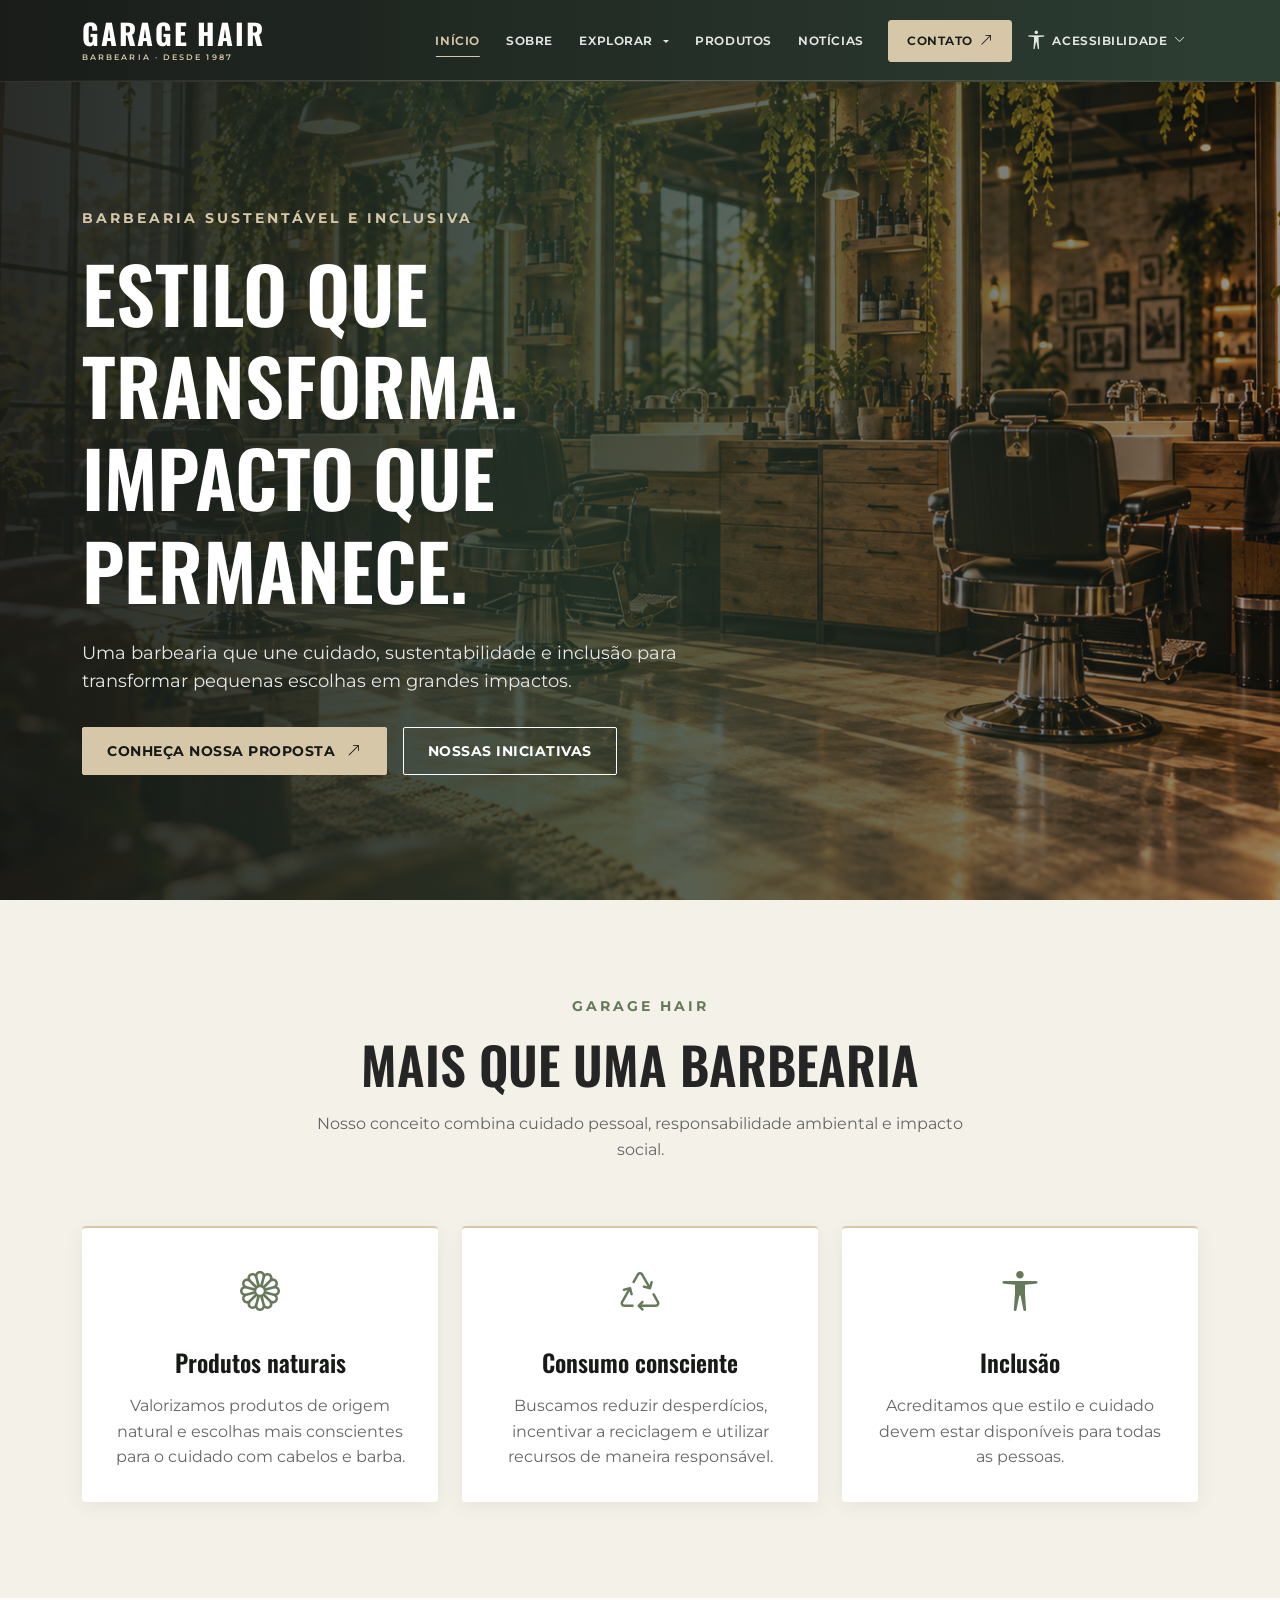
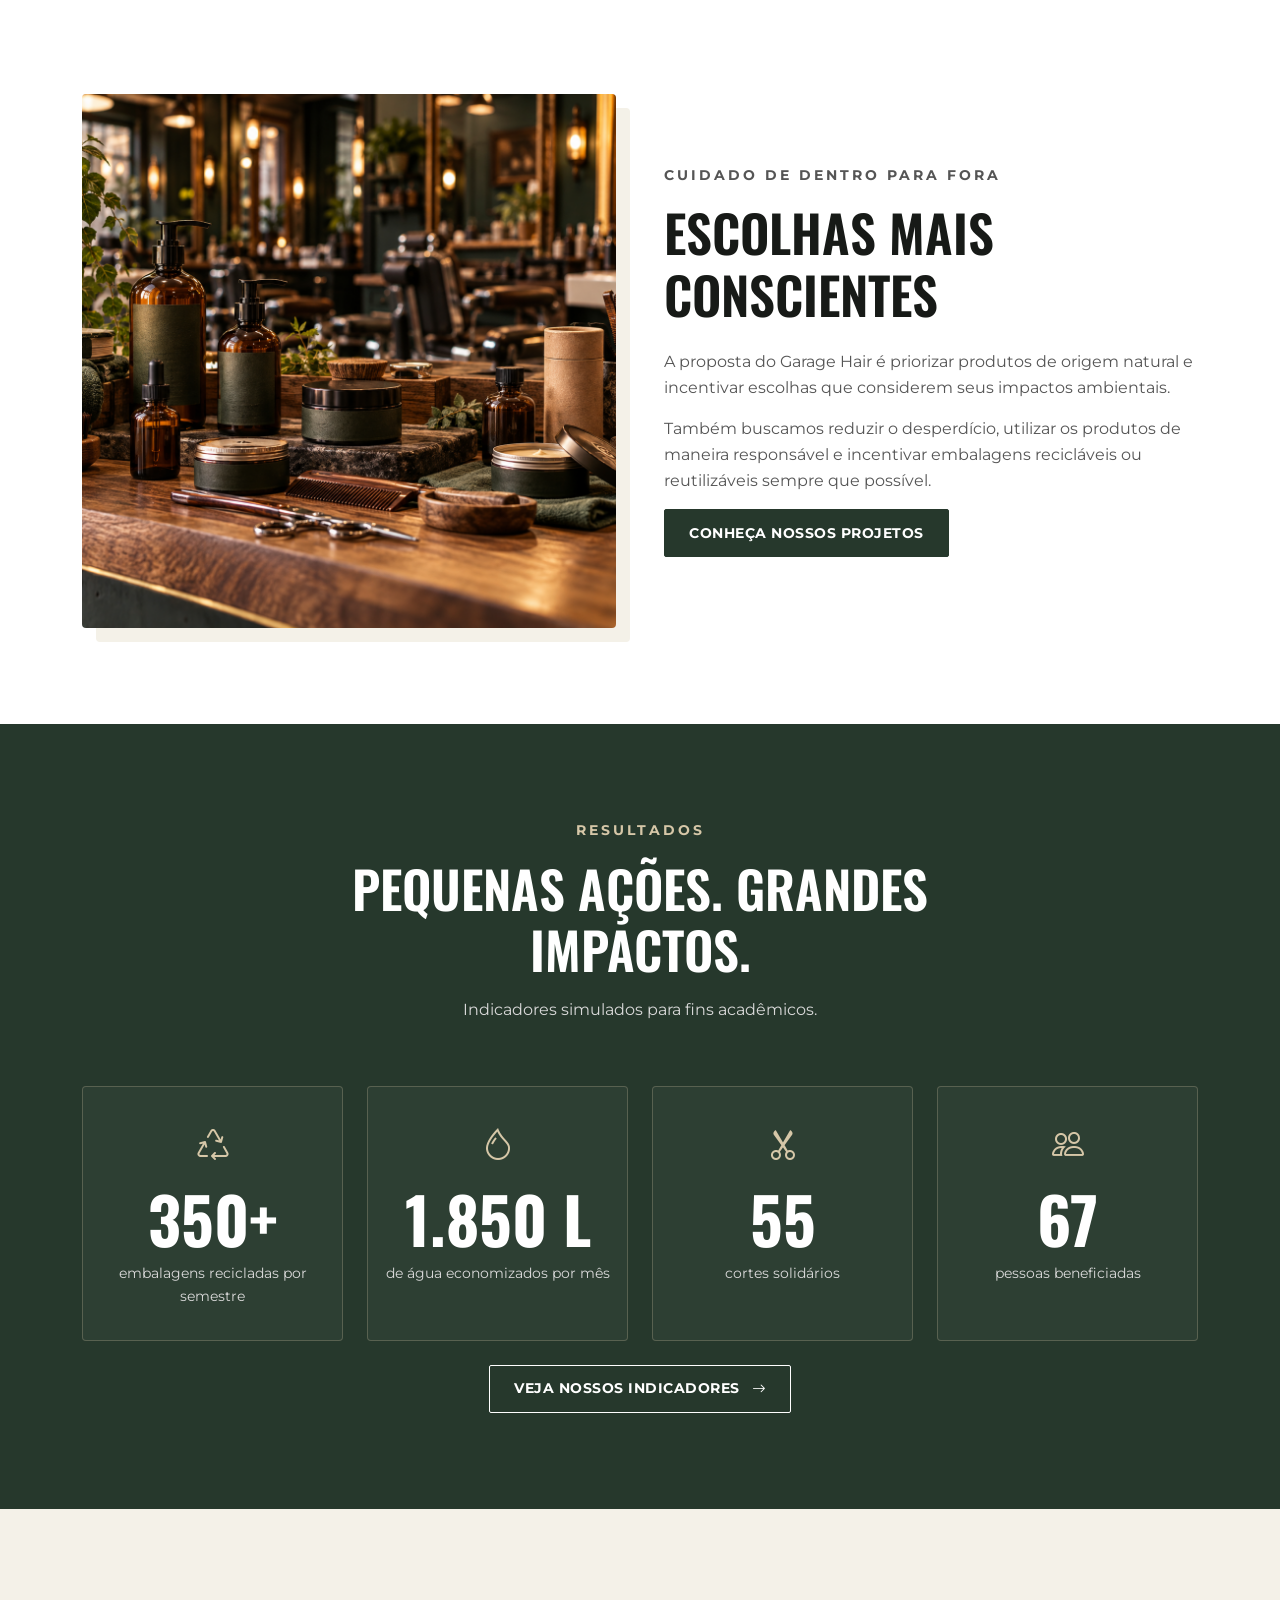
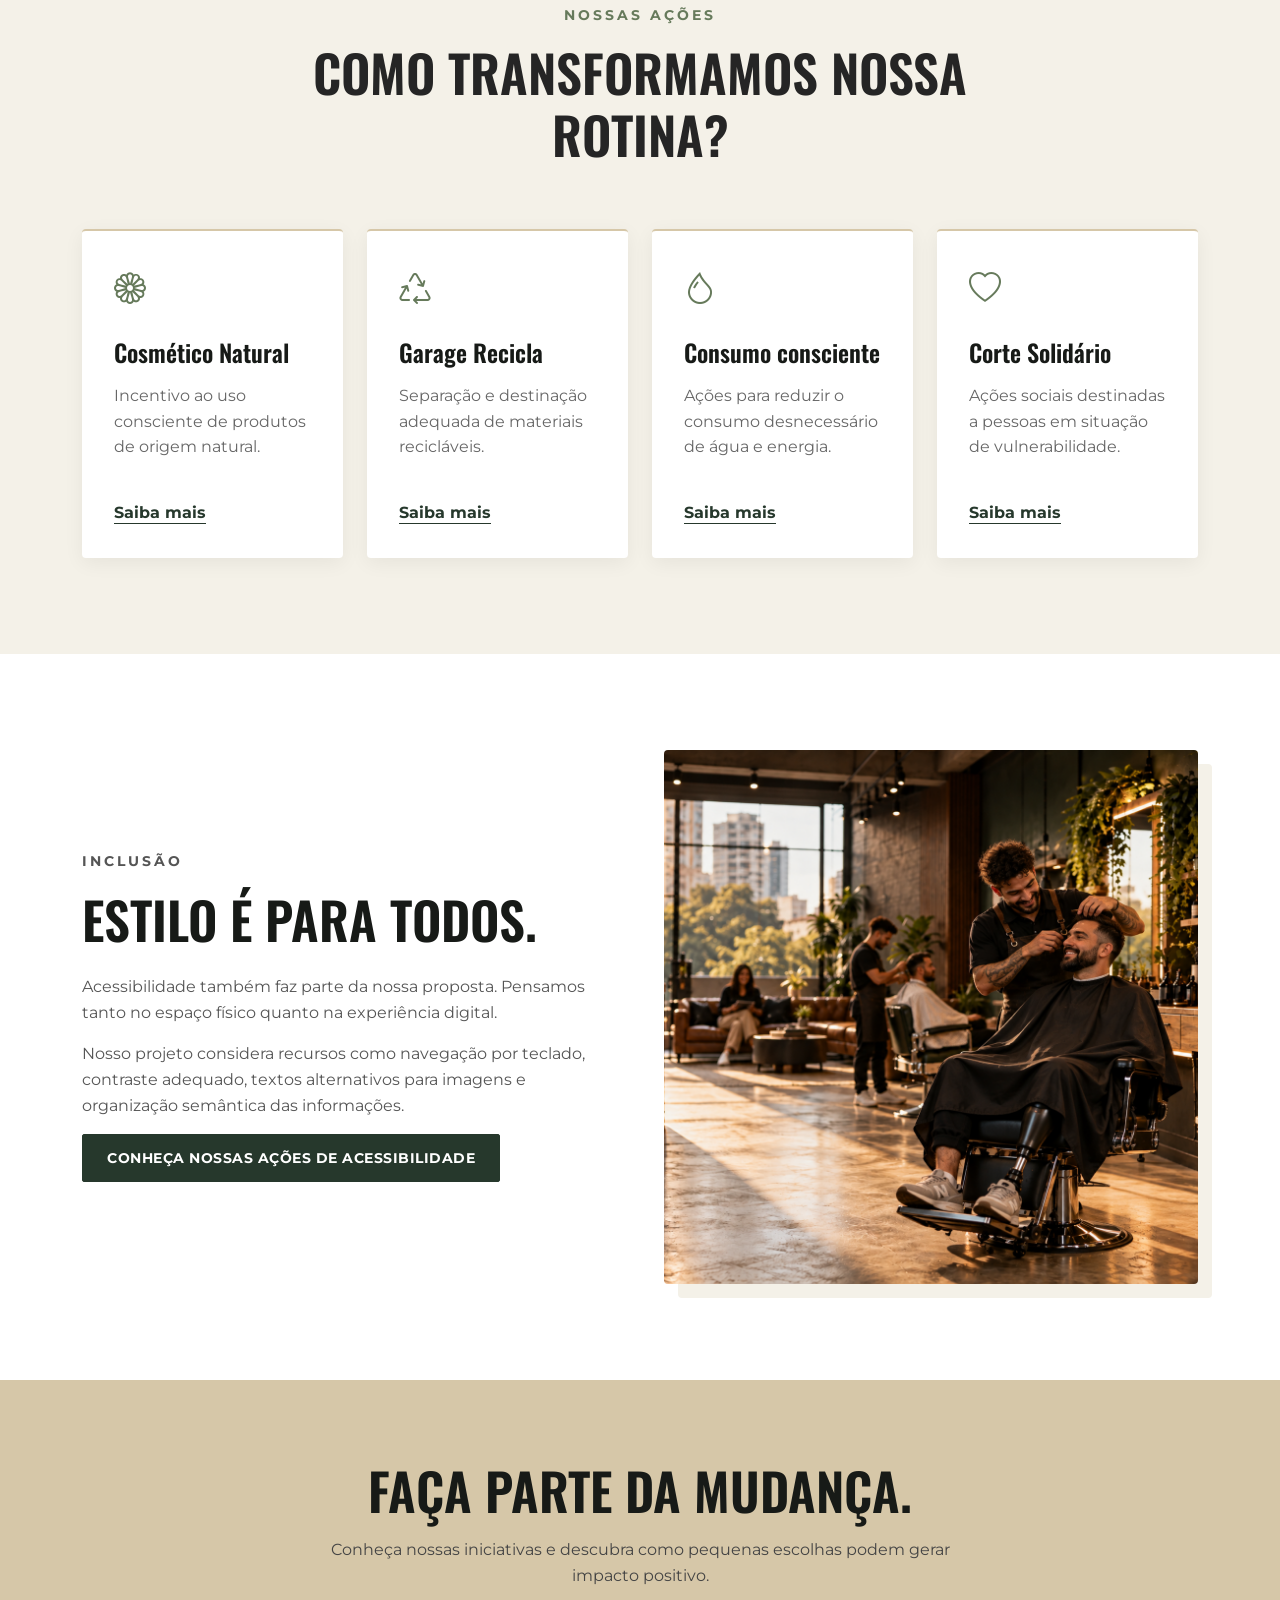
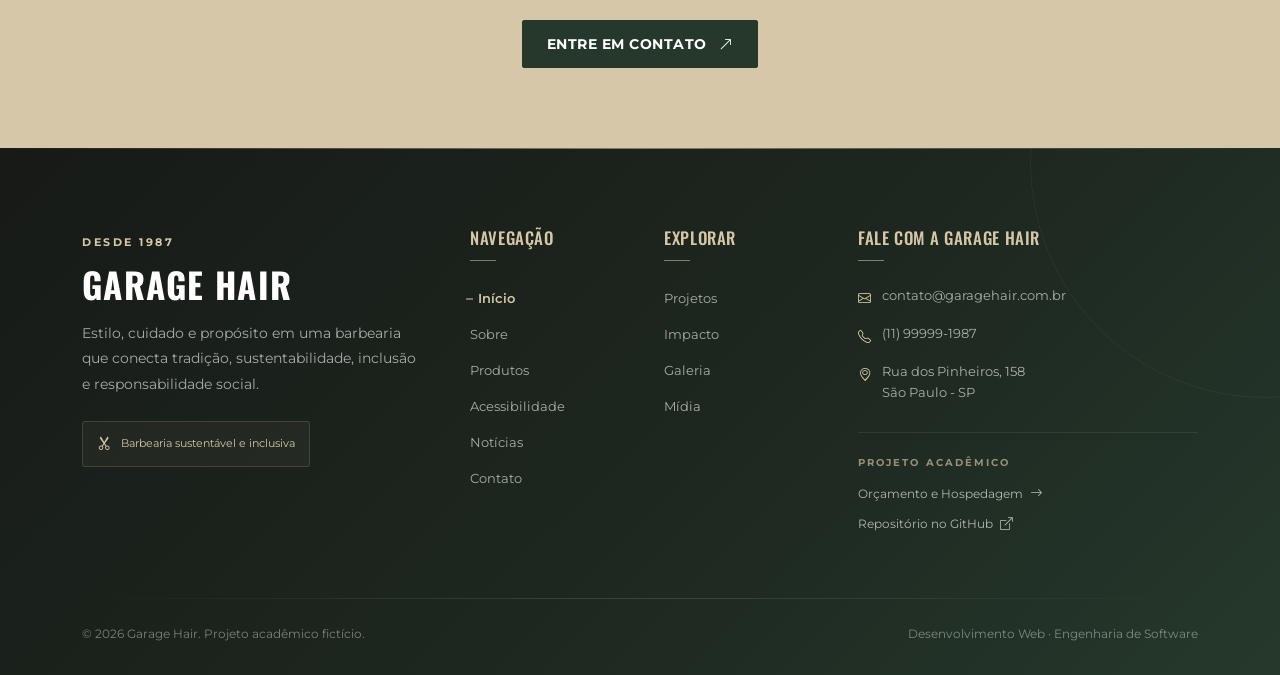
<file: index.html>
<!DOCTYPE html>
<html lang="pt-BR">
    <head>
        <meta charset="UTF-8">
        <meta http-equiv="X-UA-Compatible" content="IE=edge">
        <meta name="viewport" content="width=device-width, initial-scale=1.0">

        <meta name="description"
            content="Garage Hair: uma proposta de barbearia sustentável e inclusiva, unindo estilo, sustentabilidade e impacto social.">

        <!-- Bootstrap — estilos -->
        <link href="https://cdn.jsdelivr.net/npm/bootstrap@5.3.8/dist/css/bootstrap.min.css" rel="stylesheet"
            integrity="sha384-sRIl4kxILFvY47J16cr9ZwB07vP4J8+LH7qKQnuqkuIAvNWLzeN8tE5YBujZqJLB" crossorigin="anonymous">

        <!-- Bootstrap Icons -->
        <link rel="stylesheet" href="https://cdn.jsdelivr.net/npm/bootstrap-icons@1.13.2/font/bootstrap-icons.min.css">

        <!-- Fontes — Google Fonts -->
        <link rel="preconnect" href="https://fonts.googleapis.com">
        <link rel="preconnect" href="https://fonts.gstatic.com" crossorigin>
        <link
            href="https://fonts.googleapis.com/css2?family=Montserrat:ital,wght@0,100..900;1,100..900&family=Oswald:wght@200..700&display=swap"
            rel="stylesheet">

        <!-- Favicon -->
        <link rel="icon" type="image/x-icon" href="assets/images/icones/favicon.png">

        <!-- CSS global -->
        <link rel="stylesheet" href="assets/css/style.css">

        <!-- CSS específico da página -->
        <link rel="stylesheet" href="assets/css/index.css">

        <!-- Título -->
        <title>Bem-vindo | Garage Hair</title>
    </head>

    <body data-root="." class="home-page">
        <a class="pular-conteudo" href="#conteudo-principal">Pular para o conteúdo principal</a>
        <!-- Navegação compartilhada -->
        <header id="navbar-component"></header>

        <!-- Conteúdo principal -->
        <main id="conteudo-principal" tabindex="-1">
            <!-- Hero -->
            <section id="hero" class="hero">
                <div class="container">
                    <div class="row align-items-center">
                        <!-- Hero -->
                        <div class="col-lg-7">
                            <p class="hero-subtitle">
                                BARBEARIA SUSTENTÁVEL E INCLUSIVA
                            </p>

                            <h1>
                                Estilo que transforma.
                                <br> Impacto que permanece.
                            </h1>

                            <p class="hero-text">
                                Uma barbearia que une cuidado, sustentabilidade e inclusão para transformar pequenas
                                escolhas em grandes impactos.
                            </p>
                            <!-- Conheça mais sobre nós -->
                            <div class="hero-buttons">
                                <a href="pages/sobre.html" class="btn btn-primary">
                                    Conheça nossa proposta
                                    <i class="bi bi-arrow-up-right" aria-hidden="true"></i>
                                </a>

                                <a href="pages/projetos.html" class="btn btn-outline-light">
                                    Nossas iniciativas
                                </a>
                            </div>
                        </div>
                    </div>
                </div>
            </section>

            <!-- Proposta -->
            <section id="proposta" class="section">
                <div class="container">
                    <div class="section-title text-center">
                        <p>GARAGE HAIR</p>

                        <h2>
                            Mais que uma barbearia
                        </h2>

                        <p>
                            Nosso conceito combina cuidado pessoal, responsabilidade ambiental e impacto social.
                        </p>
                    </div>

                    <div class="row g-4">
                        <!-- Produtos naturais -->
                        <div class="col-md-4">
                            <article class="card h-100">
                                <div class="card-body text-center">
                                    <i class="bi bi-flower1" aria-hidden="true"></i>

                                    <h3>
                                        Produtos naturais
                                    </h3>

                                    <p>
                                        Valorizamos produtos de origem natural e escolhas mais conscientes para o cuidado
                                        com cabelos e barba.
                                    </p>
                                </div>
                            </article>
                        </div>

                        <!-- Consumo consciente -->
                        <div class="col-md-4">
                            <article class="card h-100">
                                <div class="card-body text-center">
                                    <i class="bi bi-recycle" aria-hidden="true"></i>

                                    <h3>
                                        Consumo consciente
                                    </h3>

                                    <p>
                                        Buscamos reduzir desperdícios, incentivar a reciclagem e utilizar recursos de
                                        maneira responsável.
                                    </p>
                                </div>
                            </article>
                        </div>

                        <!-- Inclusão -->
                        <div class="col-md-4">
                            <article class="card h-100">
                                <div class="card-body text-center">
                                    <i class="bi bi-universal-access" aria-hidden="true"></i>

                                    <h3>
                                        Inclusão
                                    </h3>

                                    <p>
                                        Acreditamos que estilo e cuidado devem estar disponíveis para todas as pessoas.
                                    </p>
                                </div>
                            </article>
                        </div>
                    </div>
                </div>
            </section>

            <!-- Produtos Naturais -->
            <section id="produtos" class="section">
                <div class="container">
                    <div class="row align-items-center">
                        <!-- Imagem -->
                        <div class="col-lg-6">
                            <img src="assets/images/index/produtos_naturais.png" class="img-fluid"
                                alt="Produtos para cabelo e barba organizados sobre uma bancada de madeira">
                        </div>

                        <!-- Texto -->
                        <div class="col-lg-6">
                            <p class="section-subtitle">
                                CUIDADO DE DENTRO PARA FORA
                            </p>

                            <h2>
                                Escolhas mais conscientes
                            </h2>

                            <p>
                                A proposta do Garage Hair é priorizar produtos de origem natural e incentivar escolhas que
                                considerem seus impactos ambientais.
                            </p>

                            <p>
                                Também buscamos reduzir o desperdício, utilizar os produtos de maneira responsável e
                                incentivar embalagens recicláveis ou reutilizáveis sempre que possível.
                            </p>

                            <a href="pages/projetos.html" class="btn btn-primary">
                                Conheça nossos projetos
                            </a>
                        </div>
                    </div>
                </div>
            </section>

            <!-- Impacto -->
            <section id="impacto" class="section impacto">
                <div class="container">
                    <div class="section-title text-center">
                        <p>RESULTADOS</p>

                        <h2>
                            Pequenas ações. Grandes impactos.
                        </h2>

                        <p>
                            Indicadores simulados para fins acadêmicos.
                        </p>
                    </div>

                    <div class="row g-4">
                        <!-- Indicador 1 -->
                        <div class="col-6 col-lg-3">
                            <div class="impacto-item text-center">
                                <i class="bi bi-recycle" aria-hidden="true"></i>

                                <strong>
                                    <span class="visually-hidden">350+</span>
                                    <span data-counter="350" data-suffix="+" aria-hidden="true">350+</span>
                                </strong>

                                <span>
                                    embalagens recicladas por semestre
                                </span>
                            </div>
                        </div>

                        <!-- Indicador 2 -->
                        <div class="col-6 col-lg-3">
                            <div class="impacto-item text-center">
                                <i class="bi bi-droplet" aria-hidden="true"></i>

                                <strong>
                                    <span class="visually-hidden">1.850 litros</span>
                                    <span data-counter="1850" data-suffix=" L" aria-hidden="true">1.850 L</span>
                                </strong>

                                <span>
                                    de água economizados por mês
                                </span>
                            </div>
                        </div>

                        <!-- Indicador 3 -->
                        <div class="col-6 col-lg-3">
                            <div class="impacto-item text-center">
                                <i class="bi bi-scissors" aria-hidden="true"></i>

                                <strong>
                                    <span class="visually-hidden">55</span>
                                    <span data-counter="55" aria-hidden="true">55</span>
                                </strong>

                                <span>
                                    cortes solidários
                                </span>
                            </div>
                        </div>

                        <!-- Indicador 4 -->
                        <div class="col-6 col-lg-3">
                            <div class="impacto-item text-center">
                                <i class="bi bi-people" aria-hidden="true"></i>

                                <strong>
                                    <span class="visually-hidden">67</span>
                                    <span data-counter="67" aria-hidden="true">67</span>
                                </strong>

                                <span>
                                    pessoas beneficiadas
                                </span>
                            </div>
                        </div>
                    </div>

                    <div class="text-center mt-4">
                        <a href="pages/impacto.html" class="btn btn-outline-light">
                            Veja nossos indicadores
                            <i class="bi bi-arrow-right" aria-hidden="true"></i>
                        </a>
                    </div>
                </div>
            </section>

            <!-- Iniciativas -->
            <section id="iniciativas" class="section">
                <div class="container">
                    <div class="section-title text-center">
                        <p>NOSSAS AÇÕES</p>

                        <h2>
                            Como transformamos nossa rotina?
                        </h2>
                    </div>

                    <div class="row g-4">
                        <!-- Projeto 1 -->
                        <div class="col-md-6 col-lg-3">
                            <article class="card iniciativa-card h-100">
                                <div class="card-body">
                                    <i class="bi bi-flower1" aria-hidden="true"></i>

                                    <h3>
                                        Cosmético Natural
                                    </h3>

                                    <p>
                                        Incentivo ao uso consciente de produtos de origem natural.
                                    </p>

                                    <a href="pages/projetos.html">
                                        Saiba mais
                                    </a>
                                </div>
                            </article>
                        </div>

                        <!-- Projeto 2 -->
                        <div class="col-md-6 col-lg-3">
                            <article class="card iniciativa-card h-100">
                                <div class="card-body">
                                    <i class="bi bi-recycle" aria-hidden="true"></i>

                                    <h3>
                                        Garage Recicla
                                    </h3>

                                    <p>
                                        Separação e destinação adequada de materiais recicláveis.
                                    </p>

                                    <a href="pages/projetos.html">
                                        Saiba mais
                                    </a>
                                </div>
                            </article>
                        </div>

                        <!-- Projeto 3 -->
                        <div class="col-md-6 col-lg-3">
                            <article class="card iniciativa-card h-100">
                                <div class="card-body">
                                    <i class="bi bi-droplet" aria-hidden="true"></i>

                                    <h3>
                                        Consumo consciente
                                    </h3>

                                    <p>
                                        Ações para reduzir o consumo desnecessário de água e energia.
                                    </p>

                                    <a href="pages/projetos.html">
                                        Saiba mais
                                    </a>
                                </div>
                            </article>
                        </div>

                        <!-- Projeto 4 -->
                        <div class="col-md-6 col-lg-3">
                            <article class="card iniciativa-card h-100">
                                <div class="card-body">
                                    <i class="bi bi-heart" aria-hidden="true"></i>

                                    <h3>
                                        Corte Solidário
                                    </h3>

                                    <p>
                                        Ações sociais destinadas a pessoas em situação de vulnerabilidade.
                                    </p>

                                    <a href="pages/projetos.html">
                                        Saiba mais
                                    </a>
                                </div>
                            </article>
                        </div>
                    </div>
                </div>
            </section>

            <!-- Acessibilidade -->
            <section id="acessibilidade" class="section">
                <div class="container">
                    <div class="row align-items-center">
                        <!-- Texto -->
                        <div class="col-lg-6">
                            <p class="section-subtitle">
                                INCLUSÃO
                            </p>

                            <h2>
                                Estilo é para todos.
                            </h2>

                            <p>
                                Acessibilidade também faz parte da nossa proposta. Pensamos tanto no espaço físico quanto na
                                experiência digital.
                            </p>

                            <p>
                                Nosso projeto considera recursos como navegação por teclado, contraste adequado, textos
                                alternativos para imagens e organização semântica das informações.
                            </p>

                            <a href="pages/acessibilidade.html" class="btn btn-primary">

                                Conheça nossas ações de acessibilidade

                            </a>
                        </div>

                        <!-- Imagem -->
                        <div class="col-lg-6">
                            <img src="assets/images/index/inclusao.png" class="img-fluid"
                                alt="Pessoa com deficiência recebendo atendimento em um ambiente de barbearia acessível">

                        </div>
                    </div>
                </div>
            </section>

            <!-- Chamada Final -->
            <section id="cta" class="section cta">
                <div class="container text-center">
                    <h2>
                        Faça parte da mudança.
                    </h2>

                    <p>
                        Conheça nossas iniciativas e descubra como pequenas escolhas podem gerar impacto positivo.
                    </p>

                    <a href="pages/contato.html" class="btn btn-primary">
                        Entre em contato
                        <i class="bi bi-arrow-up-right" aria-hidden="true"></i>
                    </a>
                </div>
            </section>
        </main>

        <!-- Rodapé compartilhado -->
        <footer id="footer-component"></footer>

        <!-- Bootstrap — scripts -->
        <script src="https://cdn.jsdelivr.net/npm/bootstrap@5.3.8/dist/js/bootstrap.bundle.min.js"
            integrity="sha384-FKyoEForCGlyvwx9Hj09JcYn3nv7wiPVlz7YYwJrWVcXK/BmnVDxM+D2scQbITxI"
            crossorigin="anonymous"></script>

        <!-- Componentes compartilhados -->
        <script src="assets/js/components.js"></script>

        <!-- Acessibilidade — scripts -->
        <script src="./assets/js/acessibilidade.js"></script>

        <!-- Scripts da página -->
        <script src="assets/js/script.js" defer></script>
        <script src="assets/js/index.js" defer></script>
    </body>

</html>
</file>
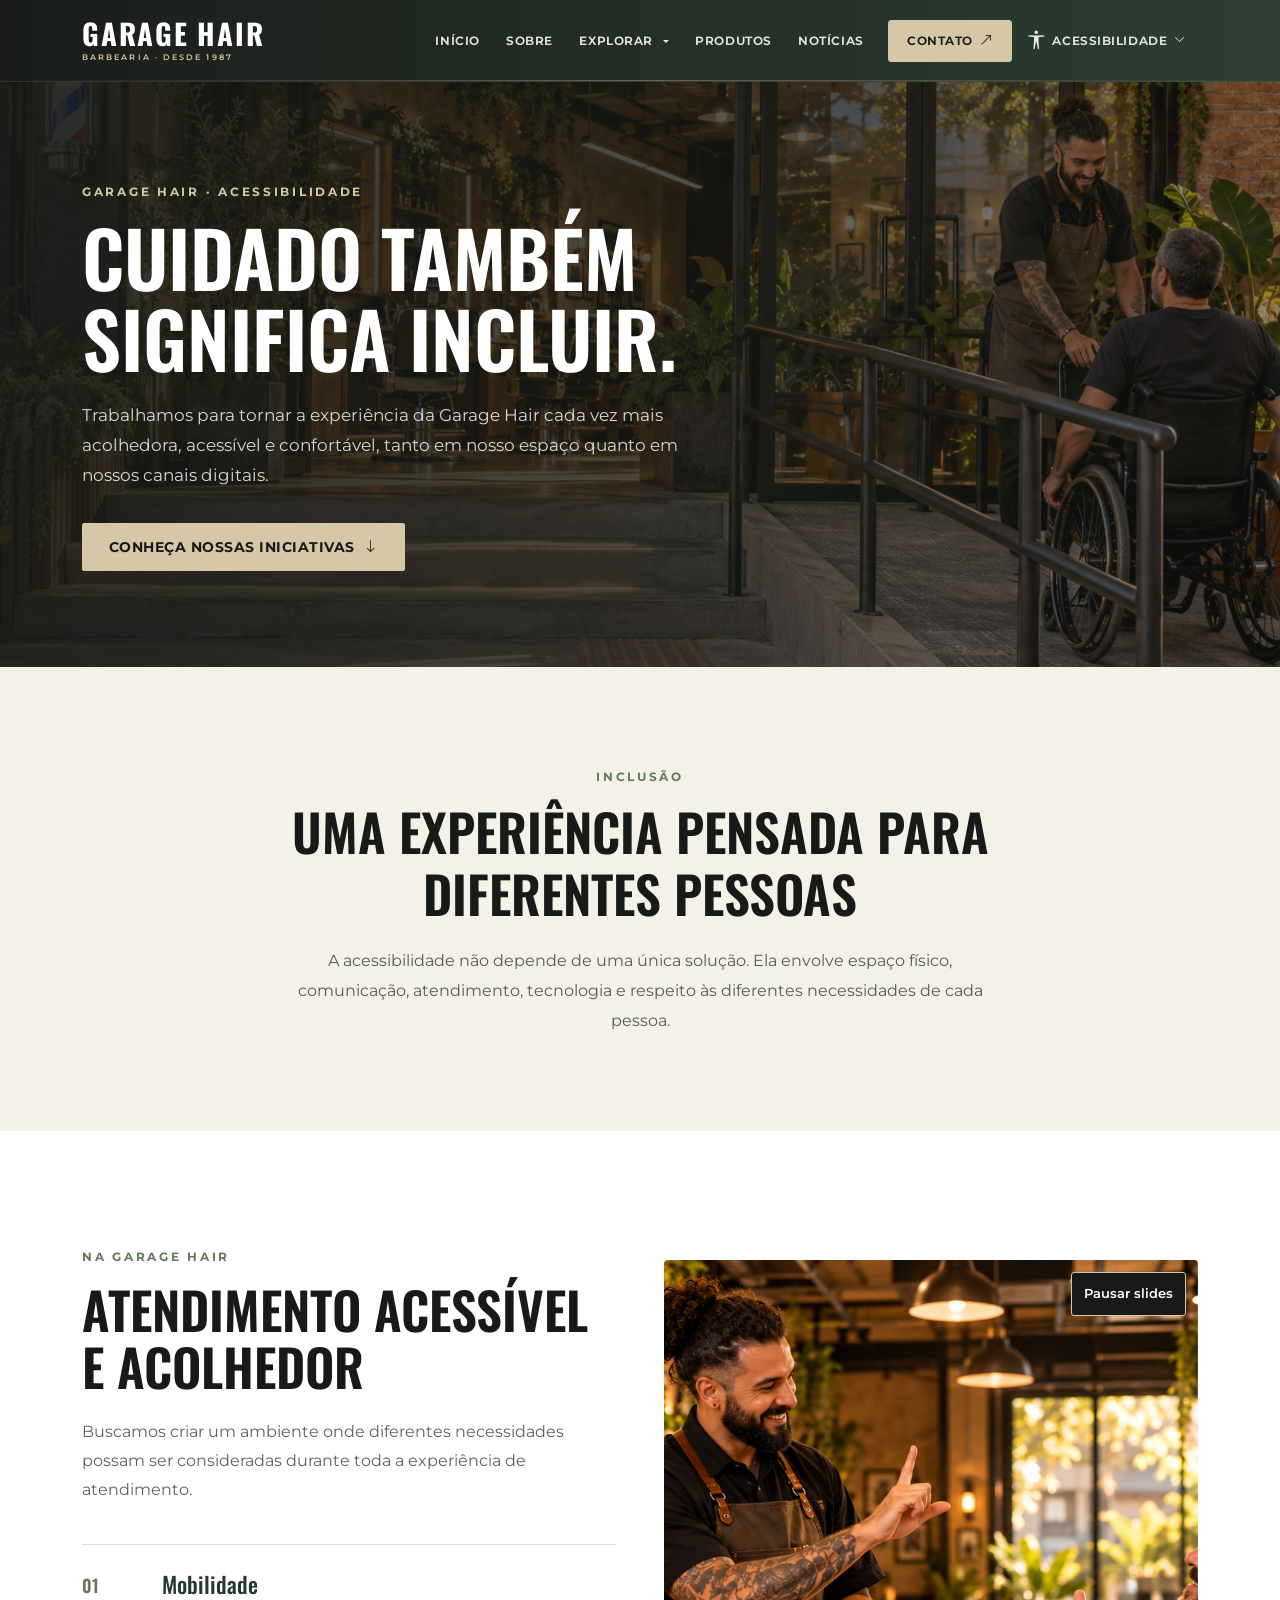
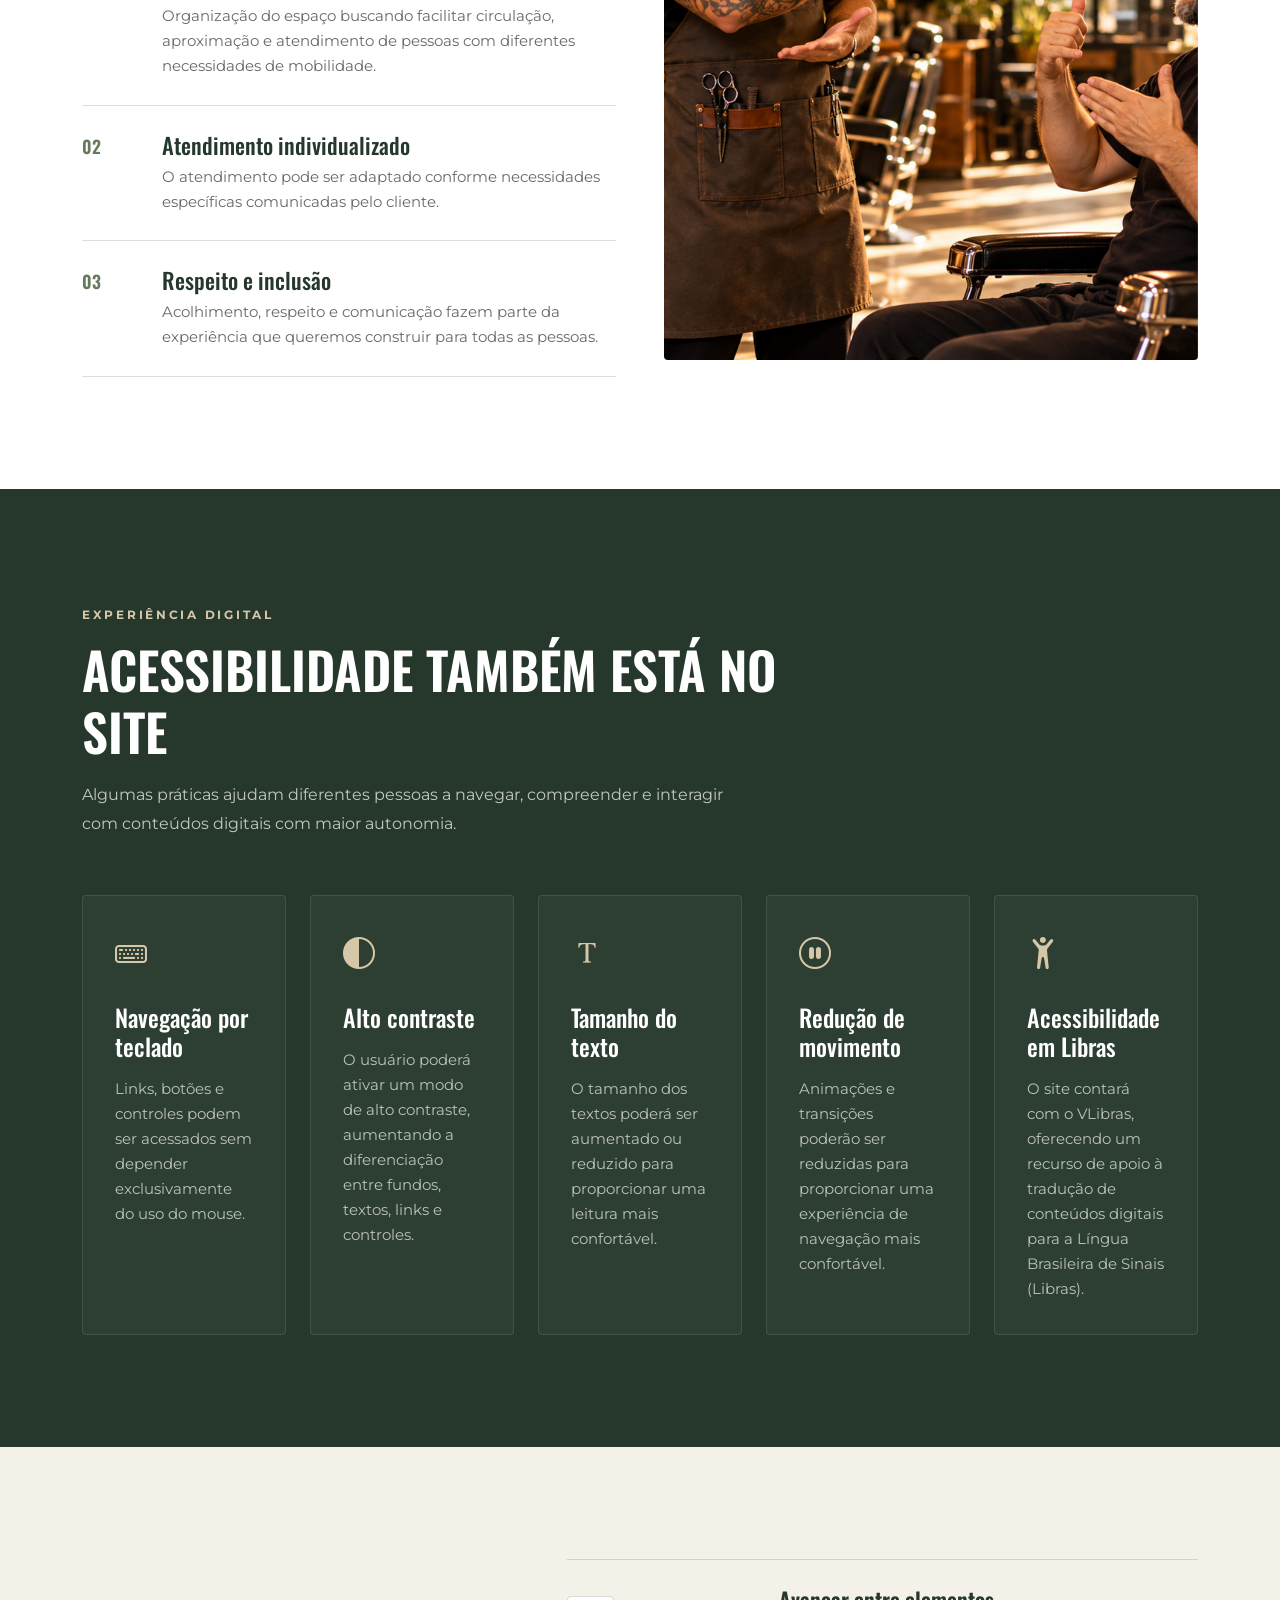
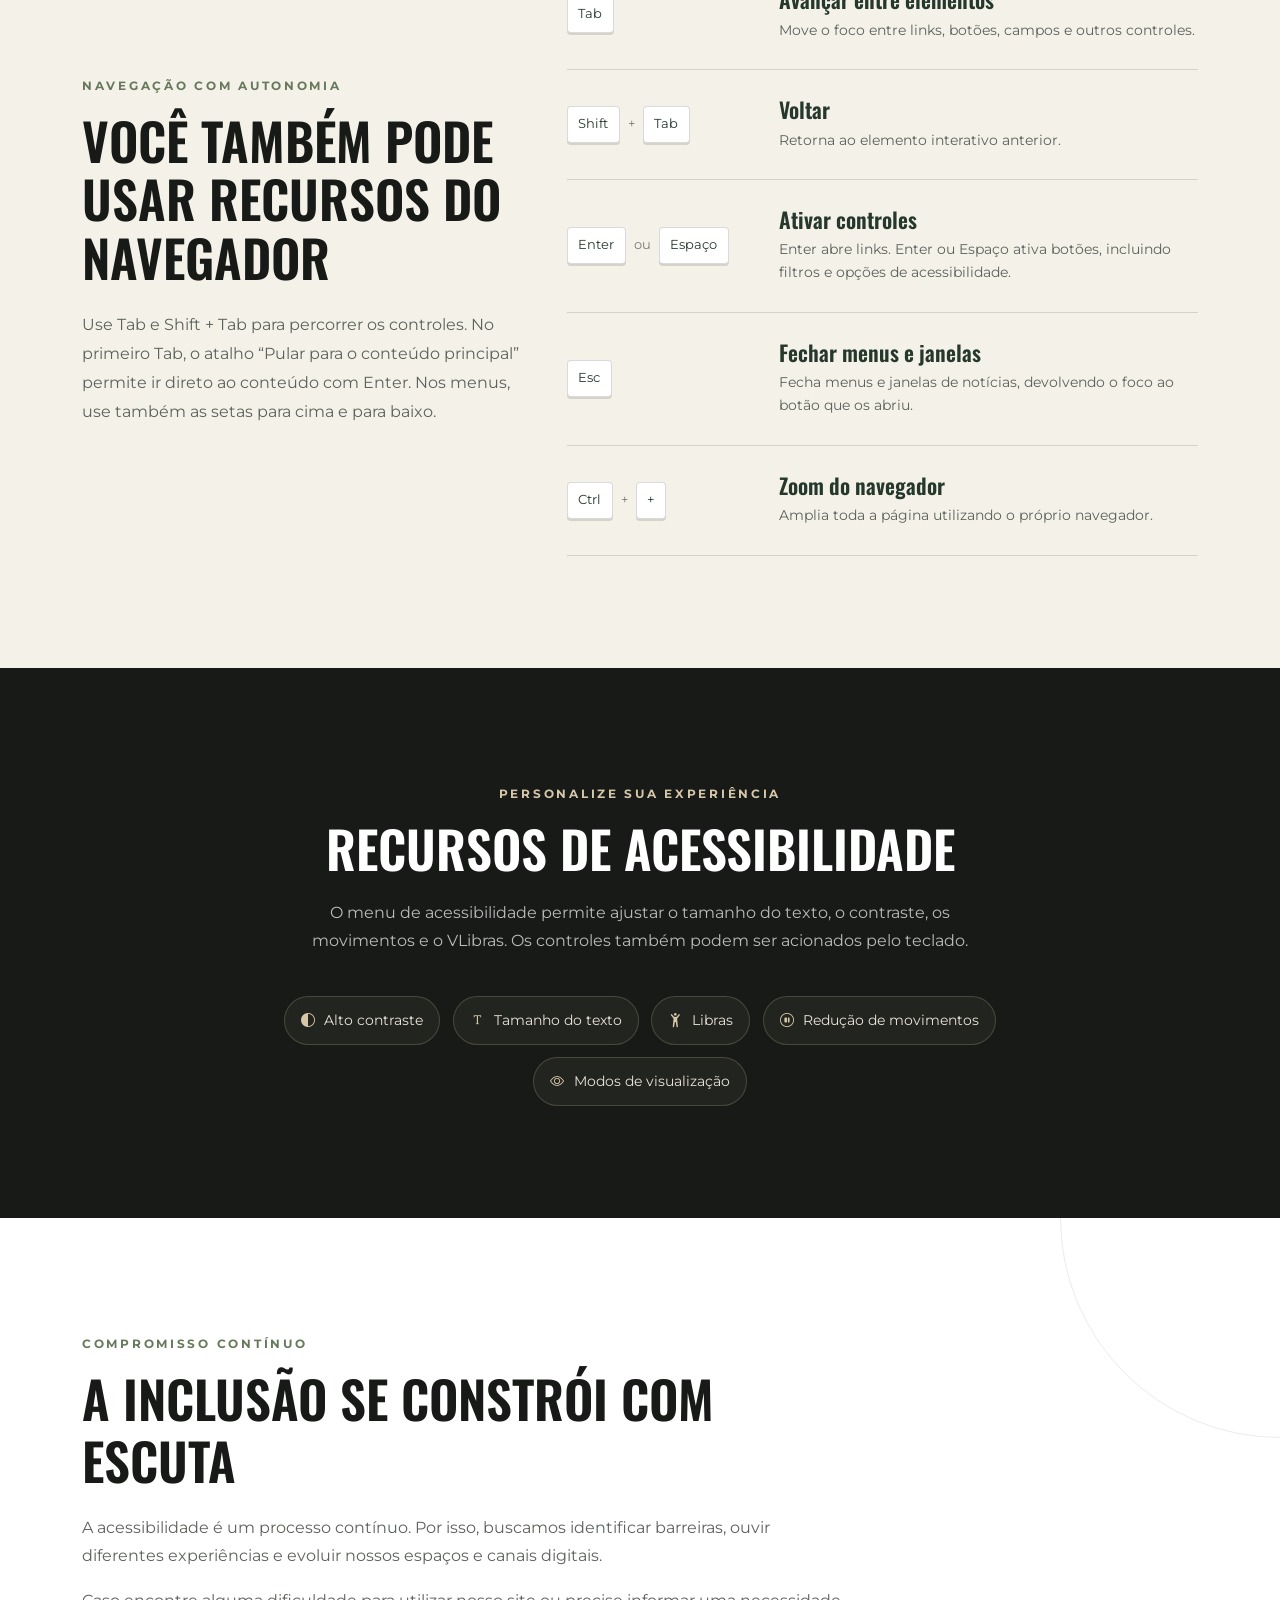
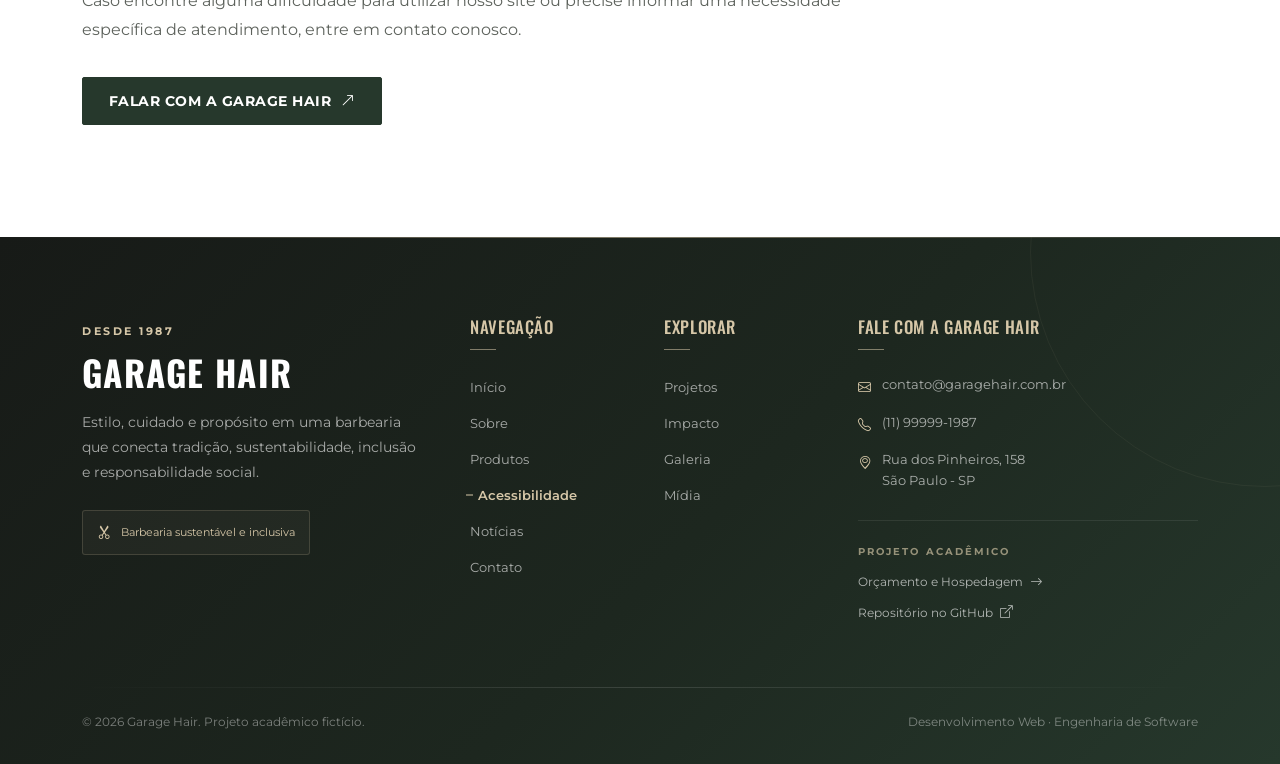
<file: pages/acessibilidade.html>
<!DOCTYPE html>
<html lang="pt-BR">
    <head>
        <meta charset="UTF-8">
        <meta http-equiv="X-UA-Compatible" content="IE=edge">
        <meta name="viewport" content="width=device-width, initial-scale=1.0">

        <meta name="description" content="Conheça os recursos e compromissos de acessibilidade da Garage Hair, tanto no atendimento quanto na experiência digital.">

        <!-- Bootstrap — estilos -->
        <link href="https://cdn.jsdelivr.net/npm/bootstrap@5.3.8/dist/css/bootstrap.min.css" rel="stylesheet" integrity="sha384-sRIl4kxILFvY47J16cr9ZwB07vP4J8+LH7qKQnuqkuIAvNWLzeN8tE5YBujZqJLB" crossorigin="anonymous">

        <!-- Bootstrap Icons -->
        <link rel="stylesheet" href="https://cdn.jsdelivr.net/npm/bootstrap-icons@1.13.2/font/bootstrap-icons.min.css">

        <!-- Fontes — Google Fonts -->
        <link rel="preconnect" href="https://fonts.googleapis.com">
        <link rel="preconnect" href="https://fonts.gstatic.com" crossorigin>
        <link href="https://fonts.googleapis.com/css2?family=Montserrat:ital,wght@0,100..900;1,100..900&family=Oswald:wght@200..700&display=swap" rel="stylesheet">

        <!-- Favicon -->
        <link rel="icon" type="image/x-icon" href="../assets/images/icones/favicon.png">

        <!-- CSS global -->
        <link rel="stylesheet" href="../assets/css/style.css">

        <!-- CSS específico da página -->
        <link rel="stylesheet" href="../assets/css/acessibilidade.css">

        <!-- Título -->
        <title>Acessibilidade | Garage Hair</title>
    </head>

    <body data-root="..">
        <!-- LINK PARA PULAR DIRETAMENTE AO CONTEÚDO Esse link será invisível normalmente e aparecerá quando receber foco pelo teclado. Vamos estilizar isso no CSS posteriormente. -->
        <a class="pular-conteudo" href="#conteudo-principal">
            Pular para o conteúdo principal
        </a>

        <!-- Navegação compartilhada -->
        <header id="navbar-component"></header>

        <!-- Conteúdo principal -->
        <main id="conteudo-principal" tabindex="-1">
            <!-- Hero -->
            <section class="acessibilidade-hero" aria-labelledby="titulo-acessibilidade">
                <div class="container">
                    <div class="acessibilidade-hero-content">
                        <span class="acessibilidade-eyebrow">
                            GARAGE HAIR · ACESSIBILIDADE
                        </span>

                        <h1 id="titulo-acessibilidade">
                            Cuidado também significa incluir.
                        </h1>

                        <p>
                            Trabalhamos para tornar a experiência da Garage Hair cada vez mais acolhedora, acessível e confortável, tanto em nosso espaço quanto em nossos canais digitais.
                        </p>

                        <a href="#acessibilidade-barbearia" class="btn btn-acessibilidade">

                            Conheça nossas iniciativas

                            <i class="bi bi-arrow-down" aria-hidden="true">
                            </i>
                        </a>
                    </div>
                </div>
            </section>

            <!-- Introdução -->
            <section class="acessibilidade-intro">
                <div class="container">
                    <div class="row justify-content-center">
                        <div class="col-lg-8 text-center">
                            <span class="section-eyebrow">
                                INCLUSÃO
                            </span>

                            <h2>
                                Uma experiência pensada para diferentes pessoas
                            </h2>

                            <p>
                                A acessibilidade não depende de uma única solução. Ela envolve espaço físico, comunicação, atendimento, tecnologia e respeito às diferentes necessidades de cada pessoa.
                            </p>
                        </div>
                    </div>
                </div>
            </section>

            <!-- Acessibilidade na barbearia -->
            <section class="acessibilidade-barbearia" id="acessibilidade-barbearia">
                <div class="container">
                    <div class="row align-items-center g-5">
                        <!-- Conteúdo -->
                        <div class="col-lg-6">
                            <span class="section-eyebrow">
                                NA GARAGE HAIR
                            </span>

                            <h2>
                                Atendimento acessível e acolhedor
                            </h2>

                            <p>
                                Buscamos criar um ambiente onde diferentes necessidades possam ser consideradas durante toda a experiência de atendimento.
                            </p>

                            <div class="acessibilidade-lista">
                                <article class="acessibilidade-item">
                                    <span class="acessibilidade-item-numero">
                                        01
                                    </span>
                                    <div>
                                        <h3>
                                            Mobilidade
                                        </h3>

                                        <p>
                                            Organização do espaço buscando facilitar circulação, aproximação e atendimento de pessoas com diferentes necessidades de mobilidade.
                                        </p>
                                    </div>
                                </article>

                                <article class="acessibilidade-item">
                                    <span class="acessibilidade-item-numero">
                                        02
                                    </span>

                                    <div>
                                        <h3>
                                            Atendimento individualizado
                                        </h3>

                                        <p>
                                            O atendimento pode ser adaptado conforme necessidades específicas comunicadas pelo cliente.
                                        </p>
                                    </div>
                                </article>

                                <article class="acessibilidade-item">
                                    <span class="acessibilidade-item-numero">
                                        03
                                    </span>
                                    <div>
                                        <h3>
                                            Respeito e inclusão
                                        </h3>

                                        <p>
                                            Acolhimento, respeito e comunicação fazem parte da experiência que queremos construir para todas as pessoas.
                                        </p>
                                    </div>
                                </article>
                            </div>
                        </div>

                        <!-- Imagem -->
                        <div class="col-lg-6">
                            <div id="carouselAcessibilidade" class="carousel slide carousel-fade acessibilidade-carousel" data-bs-ride="carousel" data-bs-interval="4500" data-bs-pause="false"
                                role="region" aria-label="Atendimento inclusivo na Garage Hair" aria-roledescription="carrossel">
                                <button type="button" class="carousel-pause" data-carousel-pause aria-controls="carouselAcessibilidade">
                                    Pausar slides
                                </button>
                                <button class="carousel-control-prev" type="button" data-bs-target="#carouselAcessibilidade" data-bs-slide="prev">
                                    <span class="carousel-control-prev-icon" aria-hidden="true"></span>
                                    <span class="visually-hidden">Imagem anterior</span>
                                </button>
                                <button class="carousel-control-next" type="button" data-bs-target="#carouselAcessibilidade" data-bs-slide="next">
                                    <span class="carousel-control-next-icon" aria-hidden="true"></span>
                                    <span class="visually-hidden">Próxima imagem</span>
                                </button>
                                <div class="carousel-inner">
                                    <!-- Imagem 1 -->
                                    <div class="carousel-item active">
                                        <img src="../assets/images/acessibilidade/atendimento_libras.png" class="d-block w-100" alt="Funcionário da Garage Hair se comunicando em Libras com um cliente com deficiência auditiva">
                                    </div>

                                    <!-- Imagem 2 -->
                                    <div class="carousel-item">
                                        <img src="../assets/images/acessibilidade/atendimento_autismo.png" class="d-block w-100" alt="Cliente autista sendo atendido com cuidado e atenção em um ambiente acolhedor da Garage Hair">
                                    </div>

                                    <!-- Imagem 3 -->
                                    <div class="carousel-item">
                                        <img src="../assets/images/acessibilidade/atendimento_deficiencia_visual.png" class="d-block w-100" alt="Cliente com deficiência visual sendo acompanhado de forma acolhedora por um barbeiro da Garage Hair">
                                    </div>

                                    <!-- Imagem 4 -->
                                    <div class="carousel-item">
                                        <img src="../assets/images/acessibilidade/atendimento_deficiencia_fisica.png" class="d-block w-100" alt="Cliente com deficiência visual sendo acompanhado de forma acolhedora por um barbeiro da Garage Hair">

                                    </div>
                                </div>
                            </div>
                        </div>
                    </div>
                </div>
            </section>

            <!-- Acessibilidade digital -->
            <section class="acessibilidade-digital">
                <div class="container">
                    <div class="acessibilidade-section-header">
                        <span class="section-eyebrow">
                            EXPERIÊNCIA DIGITAL
                        </span>

                        <h2>
                            Acessibilidade também está no site
                        </h2>

                        <p>
                            Algumas práticas ajudam diferentes pessoas a navegar, compreender e interagir com conteúdos digitais com maior autonomia.
                        </p>
                    </div>

                    <div class="row g-4">
                        <!-- Navegação por teclado -->
                        <div class="col-md-6 col-xl">
                            <article class="recurso-acessibilidade">
                                <i class="bi bi-keyboard" aria-hidden="true">
                                </i>

                                <h3>
                                    Navegação por teclado
                                </h3>

                                <p>
                                    Links, botões e controles podem ser acessados sem depender exclusivamente do uso do mouse.
                                </p>
                            </article>
                        </div>

                        <!-- Contraste -->
                        <div class="col-md-6 col-xl">
                            <article class="recurso-acessibilidade">
                                <i class="bi bi-circle-half" aria-hidden="true">
                                </i>

                                <h3>
                                    Alto contraste
                                </h3>

                                <p>
                                    O usuário poderá ativar um modo de alto contraste, aumentando a diferenciação entre fundos, textos, links e controles.
                                </p>
                            </article>
                        </div>

                        <!-- Texto -->
                        <div class="col-md-6 col-xl">
                            <article class="recurso-acessibilidade">
                                <i class="bi bi-fonts" aria-hidden="true">
                                </i>

                                <h3>
                                    Tamanho do texto
                                </h3>

                                <p>
                                    O tamanho dos textos poderá ser aumentado ou reduzido para proporcionar uma leitura mais confortável.
                                </p>
                            </article>
                        </div>

                        <!-- Movimento -->
                        <div class="col-md-6 col-xl">
                            <article class="recurso-acessibilidade">
                                <i class="bi bi-pause-circle" aria-hidden="true">
                                </i>

                                <h3>
                                    Redução de movimento
                                </h3>

                                <p>
                                    Animações e transições poderão ser reduzidas para proporcionar uma experiência de navegação mais confortável.
                                </p>
                            </article>
                        </div>

                        <!-- Libras -->
                        <div class="col-md-6 col-xl">
                            <article class="recurso-acessibilidade">
                                <i class="bi bi-person-arms-up" aria-hidden="true">
                                </i>

                                <h3>
                                    Acessibilidade em Libras
                                </h3>

                                <p>
                                    O site contará com o VLibras, oferecendo um recurso de apoio à tradução de conteúdos digitais para a Língua Brasileira de Sinais (Libras).
                                </p>
                            </article>
                        </div>
                    </div>
                </div>
            </section>

            <!-- Como navegar -->
            <section class="acessibilidade-navegacao">
                <div class="container">
                    <div class="row g-5 align-items-center">
                        <div class="col-lg-5">
                            <span class="section-eyebrow">
                                NAVEGAÇÃO COM AUTONOMIA
                            </span>

                            <h2>
                                Você também pode usar recursos do navegador
                            </h2>

                            <p>
                                Use Tab e Shift + Tab para percorrer os controles. No primeiro Tab, o atalho “Pular para o conteúdo principal” permite ir direto ao conteúdo com Enter. Nos menus, use também as setas para cima e para baixo.
                            </p>
                        </div>

                        <div class="col-lg-7">
                            <div class="atalhos-acessibilidade">
                                <!-- Tab -->
                                <div class="atalho-item">
                                    <div class="atalho-teclas">
                                        <kbd>Tab</kbd>

                                    </div>

                                    <div>
                                        <h3>
                                            Avançar entre elementos
                                        </h3>

                                        <p>
                                            Move o foco entre links, botões, campos e outros controles.
                                        </p>
                                    </div>
                                </div>

                                <!-- Shift Tab -->
                                <div class="atalho-item">
                                    <div class="atalho-teclas">
                                        <kbd>Shift</kbd>

                                        <span>+</span>

                                        <kbd>Tab</kbd>
                                    </div>

                                    <div>
                                        <h3>
                                            Voltar
                                        </h3>

                                        <p>
                                            Retorna ao elemento interativo anterior.
                                        </p>
                                    </div>
                                </div>

                                <div class="atalho-item">
                                    <div class="atalho-teclas">
                                        <kbd>Enter</kbd><span>ou</span><kbd>Espaço</kbd>
                                    </div>
                                    <div>
                                        <h3>Ativar controles</h3>
                                        <p>Enter abre links. Enter ou Espaço ativa botões, incluindo filtros e opções de acessibilidade.</p>
                                    </div>
                                </div>

                                <div class="atalho-item">
                                    <div class="atalho-teclas"><kbd>Esc</kbd></div>
                                    <div>
                                        <h3>Fechar menus e janelas</h3>
                                        <p>Fecha menus e janelas de notícias, devolvendo o foco ao botão que os abriu.</p>
                                    </div>
                                </div>

                                <!-- Zoom -->
                                <div class="atalho-item">
                                    <div class="atalho-teclas">
                                        <kbd>Ctrl</kbd>

                                        <span>+</span>

                                        <kbd>+</kbd>
                                    </div>

                                    <div>
                                        <h3>
                                            Zoom do navegador
                                        </h3>

                                        <p>
                                            Amplia toda a página utilizando o próprio navegador.
                                        </p>
                                    </div>
                                </div>
                            </div>
                        </div>
                    </div>
                </div>
            </section>

            <!-- Ferramentas de acessibilidade -->
            <section class="acessibilidade-ferramentas">
                <div class="container">
                    <div class="row justify-content-center">
                        <div class="col-lg-9 text-center">
                            <span class="section-eyebrow">
                                PERSONALIZE SUA EXPERIÊNCIA
                            </span>

                            <h2>
                                Recursos de acessibilidade
                            </h2>

                            <p>
                                O menu de acessibilidade permite ajustar o tamanho do texto, o contraste, os movimentos e o VLibras. Os controles também podem ser acionados pelo teclado.
                            </p>

                            <div class="ferramentas-lista">
                                <span>
                                    <i class="bi bi-circle-half" aria-hidden="true">
                                    </i>
                                    Alto contraste
                                </span>

                                <span>
                                    <i class="bi bi-fonts" aria-hidden="true">
                                    </i>
                                    Tamanho do texto
                                </span>

                                <span>
                                    <i class="bi bi-person-arms-up" aria-hidden="true">
                                    </i>
                                    Libras
                                </span>

                                <span>
                                    <i class="bi bi-pause-circle" aria-hidden="true">
                                    </i>
                                    Redução de movimentos
                                </span>

                                <span>
                                    <i class="bi bi-eye" aria-hidden="true">
                                    </i>
                                    Modos de visualização
                                </span>
                            </div>
                        </div>
                    </div>
                </div>
            </section>

            <!-- Compromisso -->
            <section class="acessibilidade-compromisso">
                <div class="container">
                    <div class="compromisso-conteudo">
                        <span class="section-eyebrow">
                            COMPROMISSO CONTÍNUO
                        </span>

                        <h2>
                            A inclusão se constrói com escuta
                        </h2>

                        <p>
                            A acessibilidade é um processo contínuo. Por isso, buscamos identificar barreiras, ouvir diferentes experiências e evoluir nossos espaços e canais digitais.
                        </p>

                        <p>
                            Caso encontre alguma dificuldade para utilizar nosso site ou precise informar uma necessidade específica de atendimento, entre em contato conosco.
                        </p>

                        <a href="contato.html" class="btn btn-acessibilidade">
                            Falar com a Garage Hair
                            <i class="bi bi-arrow-up-right" aria-hidden="true">
                            </i>
                        </a>
                    </div>
                </div>
            </section>

        </main>

        <!-- Rodapé compartilhado -->
        <footer id="footer-component"></footer>

        <!-- Bootstrap — scripts -->
        <script src="https://cdn.jsdelivr.net/npm/bootstrap@5.3.8/dist/js/bootstrap.bundle.min.js" integrity="sha384-FKyoEForCGlyvwx9Hj09JcYn3nv7wiPVlz7YYwJrWVcXK/BmnVDxM+D2scQbITxI" crossorigin="anonymous">
        </script>

        <!-- Componentes compartilhados -->
        <script src="../assets/js/components.js"></script>

        <!-- Acessibilidade — scripts -->
        <script src="../assets/js/acessibilidade.js"></script>

        <!-- Comportamentos compartilhados -->
        <script src="../assets/js/script.js" defer></script>
    </body>

</html>
</file>
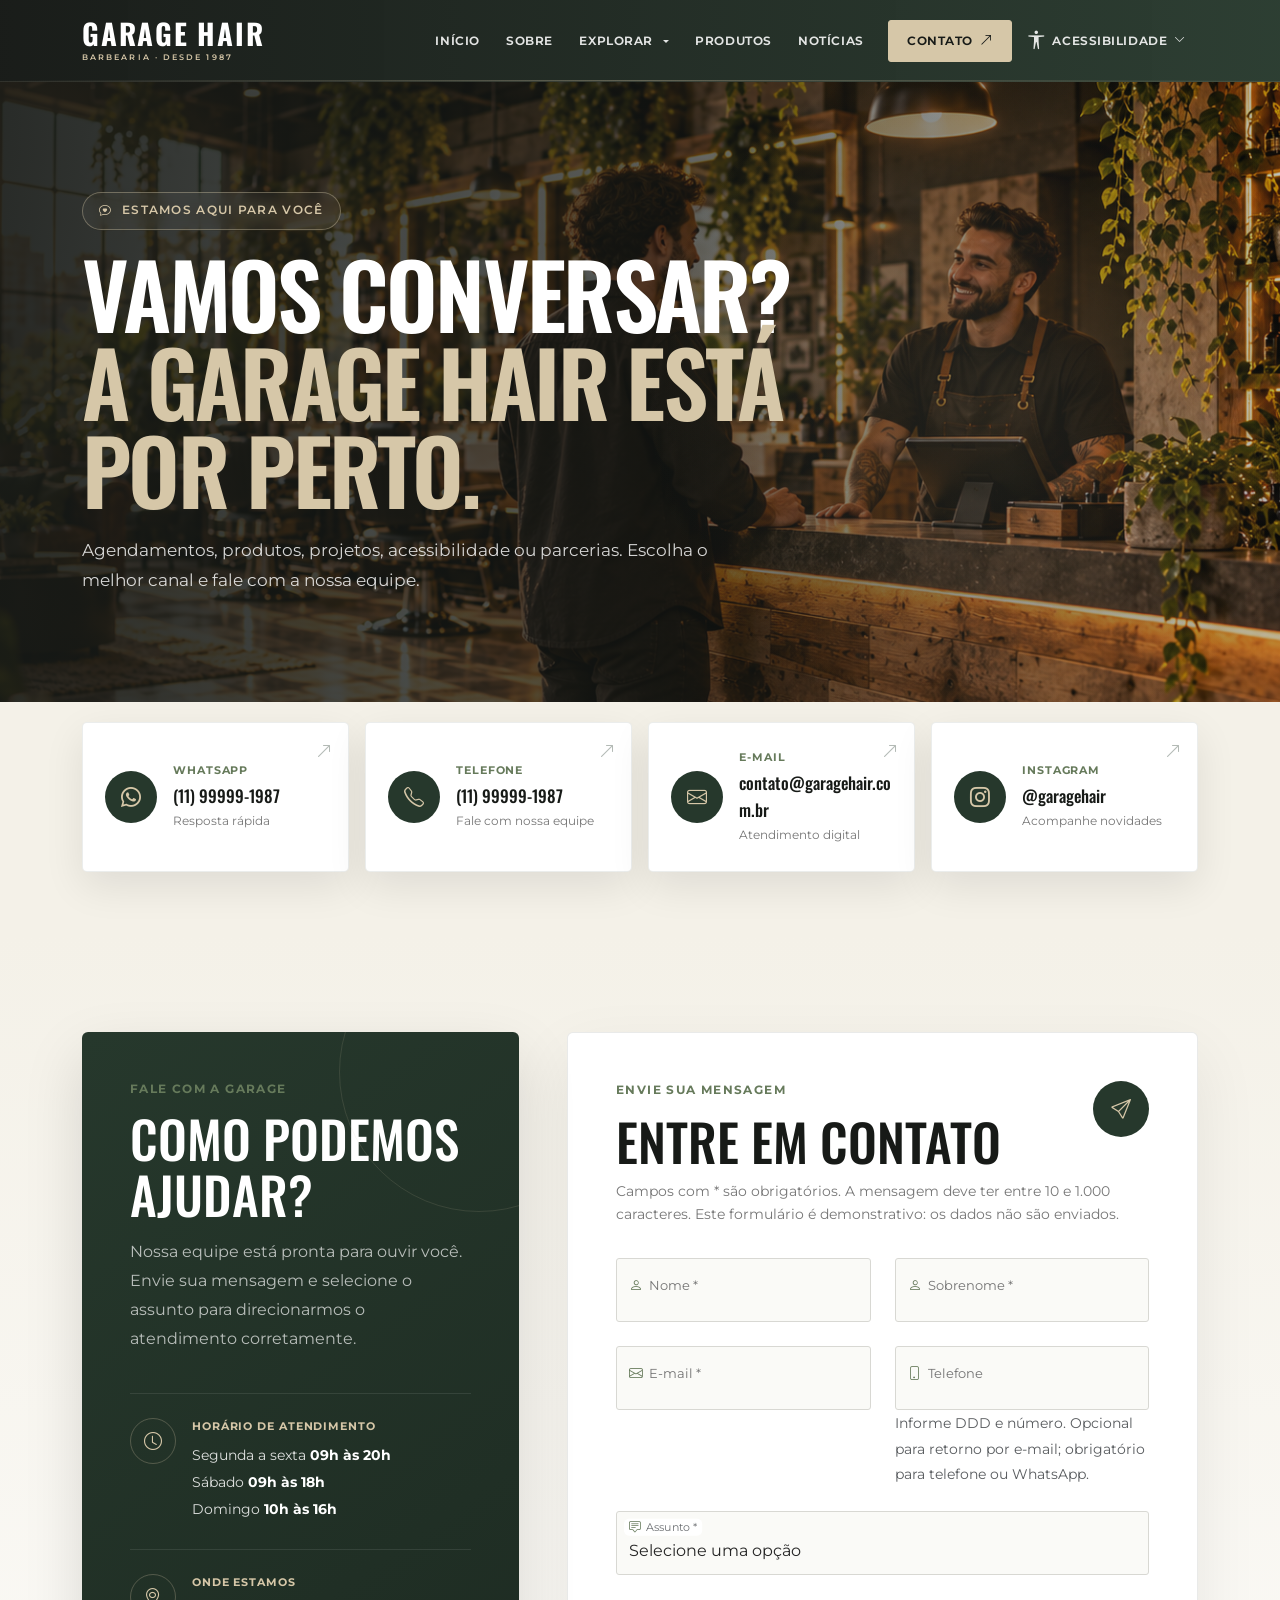
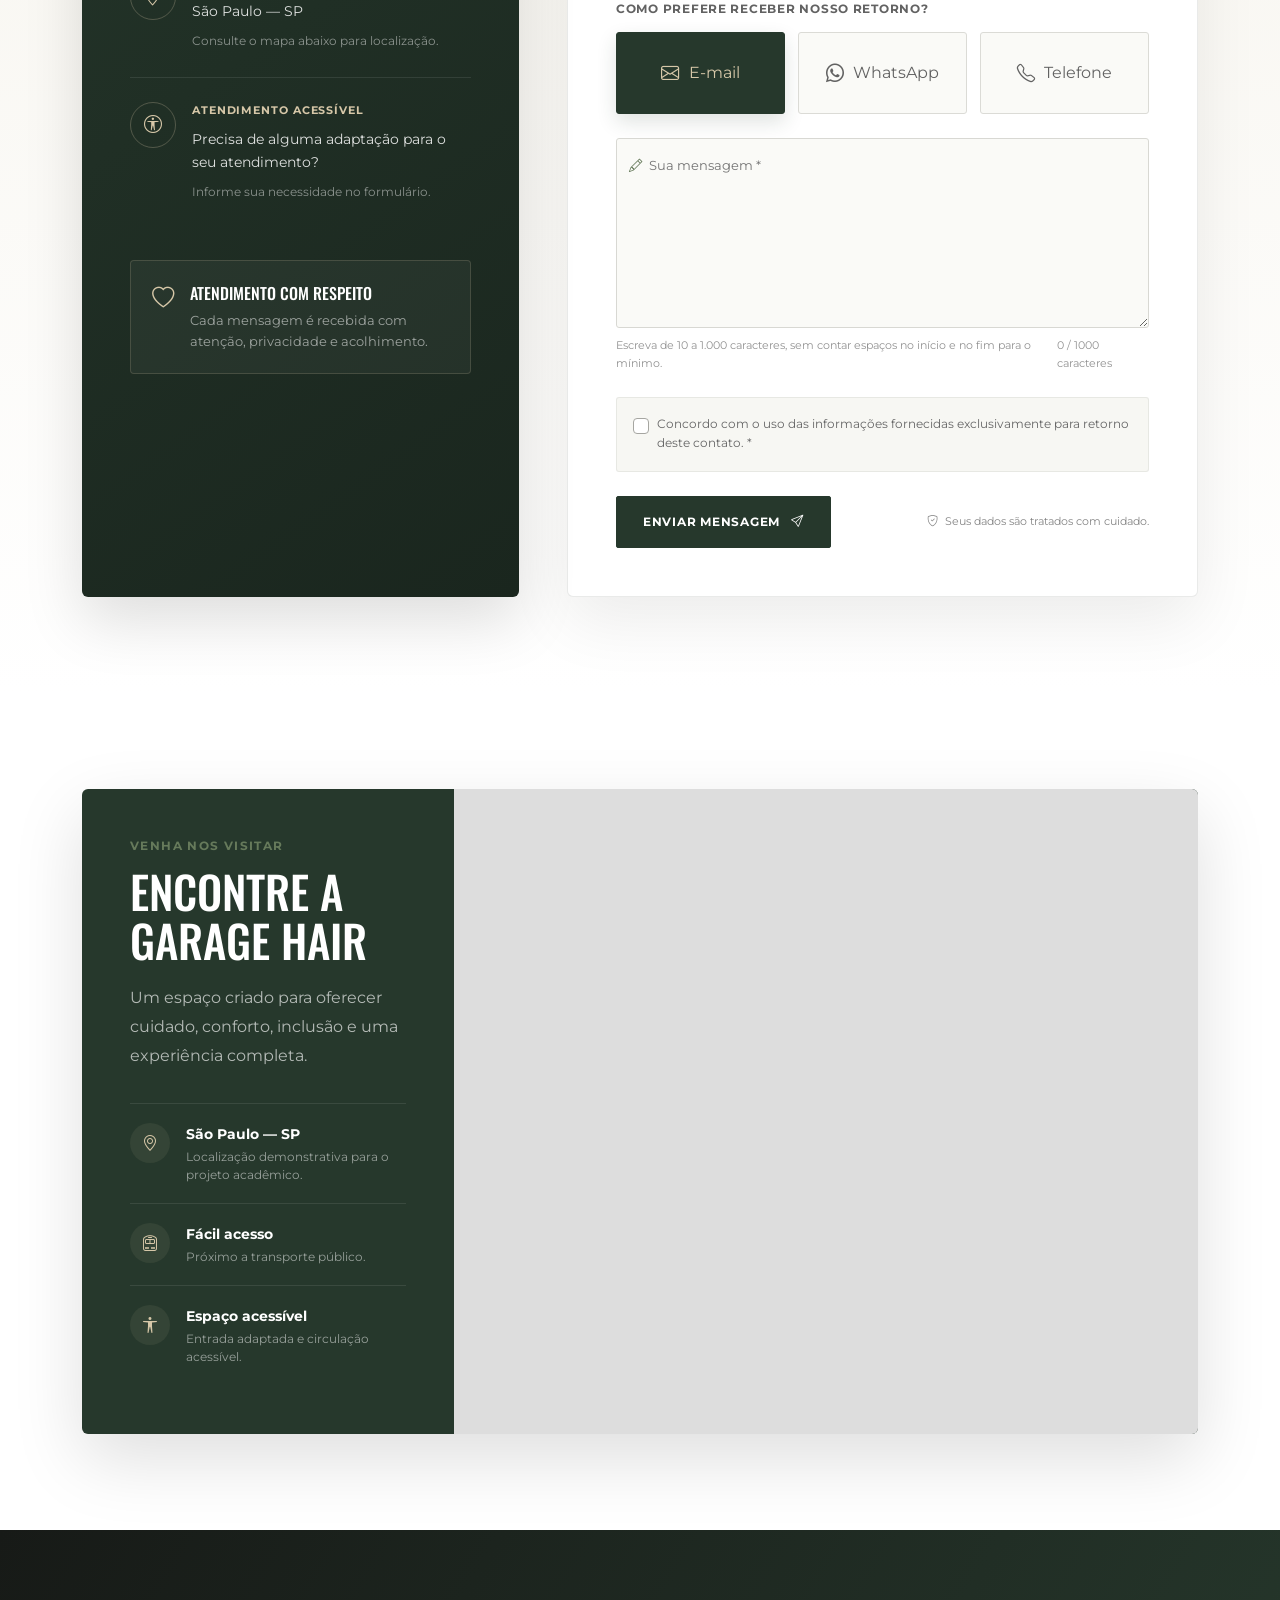
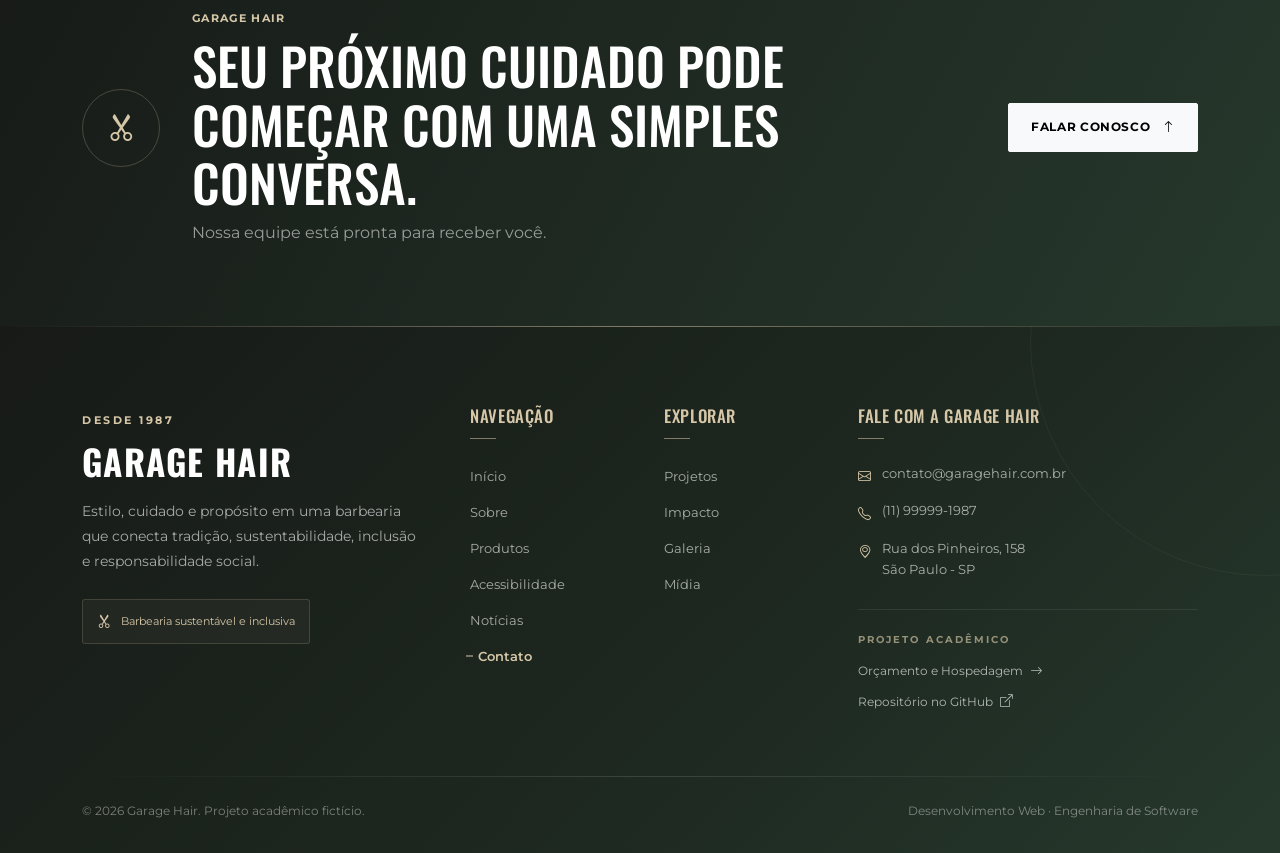
<file: pages/contato.html>
<!DOCTYPE html>
<html lang="pt-BR">
    <head>
        <meta charset="UTF-8">
        <meta http-equiv="X-UA-Compatible" content="IE=edge">
        <meta name="viewport" content="width=device-width, initial-scale=1.0">

        <meta name="description"
            content="Entre em contato com a Garage Hair. Fale conosco sobre agendamentos, produtos, acessibilidade, projetos sociais, parcerias e outras dúvidas.">

        <!-- Bootstrap — estilos -->
        <link href="https://cdn.jsdelivr.net/npm/bootstrap@5.3.8/dist/css/bootstrap.min.css" rel="stylesheet"
            integrity="sha384-sRIl4kxILFvY47J16cr9ZwB07vP4J8+LH7qKQnuqkuIAvNWLzeN8tE5YBujZqJLB" crossorigin="anonymous">

        <!-- Bootstrap Icons -->
        <link rel="stylesheet" href="https://cdn.jsdelivr.net/npm/bootstrap-icons@1.13.2/font/bootstrap-icons.min.css">

        <!-- Fontes — Google Fonts -->
        <link rel="preconnect" href="https://fonts.googleapis.com">
        <link rel="preconnect" href="https://fonts.gstatic.com" crossorigin>
        <link
            href="https://fonts.googleapis.com/css2?family=Montserrat:ital,wght@0,100..900;1,100..900&family=Oswald:wght@200..700&display=swap"
            rel="stylesheet">

        <!-- Favicon -->
        <link rel="icon" type="image/x-icon" href="../assets/images/icones/favicon.png">

        <!-- CSS global -->
        <link rel="stylesheet" href="../assets/css/style.css">

        <!-- CSS específico da página -->
        <link rel="stylesheet" href="../assets/css/contato.css">

        <!-- Título -->
        <title>Contato | Garage Hair</title>
    </head>

    <body data-root="..">
        <a class="pular-conteudo" href="#conteudo-principal">Pular para o conteúdo principal</a>
        <!-- Navegação compartilhada -->
        <header id="navbar-component"></header>

        <main id="conteudo-principal" tabindex="-1">
            <!-- Hero -->
            <section class="contato-hero">
                <div class="contato-hero-overlay"></div>
                <div class="container position-relative">
                    <div class="contato-hero-content">
                        <span class="contato-eyebrow">
                            <i class="bi bi-chat-heart"></i>

                            Estamos aqui para você
                        </span>

                        <h1>
                            Vamos conversar?

                            <span>
                                A Garage Hair está por perto.
                            </span>
                        </h1>

                        <p>
                            Agendamentos, produtos, projetos,
                            acessibilidade ou parcerias.
                            Escolha o melhor canal e fale com a nossa equipe.
                        </p>
                    </div>
                </div>
            </section>

            <!-- Contatos rápidos -->
            <section class="contatos-rapidos">
                <div class="container">
                    <div class="row g-3">
                        <!-- WhatsApp -->
                        <div class="col-sm-6 col-xl-3">
                            <a href="#" class="contato-card">
                                <div class="contato-card-icon">
                                    <i class="bi bi-whatsapp"></i>
                                </div>

                                <div>
                                    <span>
                                        WhatsApp
                                    </span>

                                    <strong>
                                        (11) 99999-1987
                                    </strong>

                                    <small>
                                        Resposta rápida
                                    </small>
                                </div>

                                <i class="bi bi-arrow-up-right contato-arrow"></i>
                            </a>
                        </div>

                        <!-- Telefone -->
                        <div class="col-sm-6 col-xl-3">
                            <a href="tel:+5511999991987" class="contato-card">
                                <div class="contato-card-icon">
                                    <i class="bi bi-telephone"></i>
                                </div>

                                <div>
                                    <span>
                                        Telefone
                                    </span>

                                    <strong>
                                        (11) 99999-1987
                                    </strong>

                                    <small>
                                        Fale com nossa equipe
                                    </small>
                                </div>

                                <i class="bi bi-arrow-up-right contato-arrow"></i>
                            </a>
                        </div>

                        <!-- Email -->
                        <div class="col-sm-6 col-xl-3">
                            <a href="mailto:contato@garagehair.com.br" class="contato-card">
                                <div class="contato-card-icon">
                                    <i class="bi bi-envelope"></i>
                                </div>

                                <div>
                                    <span>
                                        E-mail
                                    </span>

                                    <strong>
                                        contato@garagehair.com.br
                                    </strong>

                                    <small>
                                        Atendimento digital
                                    </small>
                                </div>

                                <i class="bi bi-arrow-up-right contato-arrow"></i>
                            </a>
                        </div>

                        <!-- Instagram -->
                        <div class="col-sm-6 col-xl-3">
                            <a href="#" class="contato-card">
                                <div class="contato-card-icon">
                                    <i class="bi bi-instagram"></i>
                                </div>

                                <div>
                                    <span>
                                        Instagram
                                    </span>

                                    <strong>
                                        @garagehair
                                    </strong>

                                    <small>
                                        Acompanhe novidades
                                    </small>
                                </div>

                                <i class="bi bi-arrow-up-right contato-arrow"></i>
                            </a>
                        </div>
                    </div>
                </div>
            </section>

            <!-- Formulário + informações -->
            <section id="formulario-contato" class="contato-principal">
                <div class="container">
                    <div class="row g-5 align-items-stretch">
                        <!-- Coluna de informações -->
                        <div class="col-lg-5">
                            <div class="contato-info-panel h-100">
                                <span class="section-eyebrow">
                                    Fale com a Garage
                                </span>

                                <h2>
                                    Como podemos ajudar?
                                </h2>

                                <p class="contato-info-intro">
                                    Nossa equipe está pronta para ouvir você.
                                    Envie sua mensagem e selecione o assunto
                                    para direcionarmos o atendimento corretamente.
                                </p>

                                <!-- Horário -->
                                <div class="info-item">
                                    <div class="info-item-icon">
                                        <i class="bi bi-clock"></i>

                                    </div>

                                    <div>
                                        <span>
                                            Horário de atendimento
                                        </span>

                                        <p>
                                            Segunda a sexta
                                            <strong>09h às 20h</strong>
                                        </p>

                                        <p>
                                            Sábado
                                            <strong>09h às 18h</strong>
                                        </p>

                                        <p>
                                            Domingo
                                            <strong>10h às 16h</strong>
                                        </p>

                                    </div>

                                </div>

                                <!-- Local -->
                                <div class="info-item">
                                    <div class="info-item-icon">
                                        <i class="bi bi-geo-alt"></i>

                                    </div>

                                    <div>
                                        <span>
                                            Onde estamos
                                        </span>

                                        <p>
                                            São Paulo — SP
                                        </p>

                                        <small>
                                            Consulte o mapa abaixo para localização.
                                        </small>

                                    </div>

                                </div>

                                <!-- Acessibilidade -->
                                <div class="info-item">
                                    <div class="info-item-icon">
                                        <i class="bi bi-universal-access-circle"></i>

                                    </div>

                                    <div>
                                        <span>
                                            Atendimento acessível
                                        </span>

                                        <p>
                                            Precisa de alguma adaptação
                                            para o seu atendimento?
                                        </p>

                                        <small>
                                            Informe sua necessidade no formulário.
                                        </small>

                                    </div>

                                </div>

                                <!-- Aviso -->
                                <div class="contato-compromisso">
                                    <i class="bi bi-heart"></i>

                                    <div>
                                        <strong>
                                            Atendimento com respeito
                                        </strong>

                                        <p>
                                            Cada mensagem é recebida com atenção,
                                            privacidade e acolhimento.
                                        </p>

                                    </div>

                                </div>

                            </div>

                        </div>

                        <!-- Formulário -->
                        <div class="col-lg-7">
                            <div class="formulario-wrapper">
                                <div class="formulario-header">
                                    <div>
                                        <span class="section-eyebrow">
                                            Envie sua mensagem
                                        </span>

                                        <h2>
                                            Entre em contato
                                        </h2>
                                    </div>

                                    <div class="formulario-icon">
                                        <i class="bi bi-send"></i>
                                    </div>
                                </div>

                                <p class="formulario-subtitle">
                                    Campos com * são obrigatórios. A mensagem deve ter entre 10 e 1.000 caracteres.
                                    Este formulário é demonstrativo: os dados não são enviados.
                                </p>

                                <!-- Confirmação de validação, sem simular um envio real. -->
                                <div id="mensagemSucesso" class="alert alert-success d-none" role="status" tabindex="-1">
                                    Dados validados. A mensagem não foi enviada, pois este formulário é demonstrativo.
                                </div>
                                <div id="errosFormulario" class="alert alert-danger d-none" role="alert"></div>
                                <noscript>
                                    <p>Ative o JavaScript para utilizar a validação deste formulário demonstrativo.</p>
                                </noscript>

                                <form id="formContato" class="needs-validation">
                                    <!-- Nome + Sobrenome -->
                                    <div class="row g-4">
                                        <div class="col-md-6">
                                            <div class="form-floating">
                                                <input type="text" class="form-control" id="nome" name="nome"
                                                    placeholder="Seu nome" autocomplete="given-name" maxlength="80"
                                                    aria-describedby="erro-nome" required>
                                                <label for="nome">
                                                    <i class="bi bi-person me-1"></i>
                                                    Nome <span aria-hidden="true">*</span>
                                                </label>

                                                <div class="invalid-feedback" id="erro-nome">
                                                    Informe seu nome.
                                                </div>
                                            </div>
                                        </div>

                                        <div class="col-md-6">
                                            <div class="form-floating">
                                                <input type="text" class="form-control" id="sobrenome" name="sobrenome"
                                                    placeholder="Seu sobrenome" autocomplete="family-name" maxlength="80"
                                                    aria-describedby="erro-sobrenome" required>
                                                <label for="sobrenome">
                                                    <i class="bi bi-person me-1"></i>
                                                    Sobrenome <span aria-hidden="true">*</span>
                                                </label>

                                                <div class="invalid-feedback" id="erro-sobrenome">
                                                    Informe seu sobrenome.
                                                </div>
                                            </div>
                                        </div>
                                    </div>

                                    <!-- E-mail + Telefone -->
                                    <div class="row g-4 mt-0">
                                        <div class="col-md-6">
                                            <div class="form-floating">
                                                <input type="email" class="form-control" id="email" name="email"
                                                    placeholder="nome@exemplo.com" autocomplete="email" maxlength="254"
                                                    aria-describedby="erro-email" required>
                                                <label for="email">
                                                    <i class="bi bi-envelope me-1"></i>
                                                    E-mail <span aria-hidden="true">*</span>
                                                </label>

                                                <div class="invalid-feedback" id="erro-email">
                                                    Informe um e-mail válido.
                                                </div>
                                            </div>
                                        </div>

                                        <div class="col-md-6">
                                            <div class="form-floating">
                                                <input type="tel" class="form-control" id="telefone" name="telefone"
                                                    placeholder="(11) 99999-9999" autocomplete="tel" inputmode="tel" maxlength="30"
                                                    aria-describedby="ajuda-telefone erro-telefone">
                                                <label for="telefone">
                                                    <i class="bi bi-phone me-1"></i>
                                                    Telefone <span id="telefone-obrigatorio" aria-hidden="true" hidden>*</span>
                                                </label>
                                                <div class="invalid-feedback" id="erro-telefone"></div>
                                            </div>
                                            <small id="ajuda-telefone" class="form-text">
                                                Informe DDD e número. Opcional para retorno por e-mail; obrigatório para telefone ou WhatsApp.
                                            </small>
                                        </div>
                                    </div>

                                    <!-- Assunto -->
                                    <div class="form-floating mt-4">
                                        <select class="form-select" id="assunto" name="assunto" aria-describedby="erro-assunto" required>
                                            <option value="" selected disabled>
                                                Selecione uma opção
                                            </option>

                                            <option value="agendamento">
                                                Agendamento
                                            </option>

                                            <option value="produtos">
                                                Produtos
                                            </option>

                                            <option value="projetos">
                                                Projetos sociais
                                            </option>

                                            <option value="acessibilidade">
                                                Acessibilidade
                                            </option>

                                            <option value="parcerias">
                                                Parcerias
                                            </option>

                                            <option value="imprensa">
                                                Imprensa e comunicação
                                            </option>

                                            <option value="outros">
                                                Dúvidas gerais
                                            </option>
                                        </select>

                                        <label for="assunto">
                                            <i class="bi bi-chat-square-text me-1"></i>
                                            Assunto <span aria-hidden="true">*</span>
                                        </label>

                                        <div class="invalid-feedback" id="erro-assunto">
                                            Escolha um assunto.
                                        </div>
                                    </div>

                                    <!-- Preferência -->
                                    <fieldset class="preferencia-contato mt-4">
                                        <legend>
                                            Como prefere receber nosso retorno?
                                        </legend>

                                        <div class="preferencia-opcoes">
                                            <input type="radio" class="btn-check" name="preferencia" id="retornoEmail"
                                                value="email" aria-describedby="erro-preferencia" required checked>

                                            <label class="preferencia-card" for="retornoEmail">
                                                <i class="bi bi-envelope"></i>

                                                <span>
                                                    E-mail
                                                </span>
                                            </label>

                                            <input type="radio" class="btn-check" name="preferencia" id="retornoWhatsapp"
                                                value="whatsapp" aria-describedby="erro-preferencia">

                                            <label class="preferencia-card" for="retornoWhatsapp">
                                                <i class="bi bi-whatsapp"></i>
                                                <span>
                                                    WhatsApp
                                                </span>
                                            </label>

                                            <input type="radio" class="btn-check" name="preferencia" id="retornoTelefone"
                                                value="telefone" aria-describedby="erro-preferencia">

                                            <label class="preferencia-card" for="retornoTelefone">
                                                <i class="bi bi-telephone"></i>

                                                <span>
                                                    Telefone
                                                </span>
                                            </label>
                                        </div>
                                        <p class="invalid-feedback" id="erro-preferencia"></p>
                                    </fieldset>

                                    <!-- Mensagem -->
                                    <div class="form-floating mt-4">
                                        <textarea class="form-control mensagem-textarea" id="mensagem" name="mensagem"
                                            placeholder="Digite sua mensagem" minlength="10" maxlength="1000"
                                            aria-describedby="ajuda-mensagem erro-mensagem contador-caracteres" required></textarea>

                                        <label for="mensagem">
                                            <i class="bi bi-pencil me-1"></i>
                                            Sua mensagem <span aria-hidden="true">*</span>
                                        </label>

                                        <div class="invalid-feedback" id="erro-mensagem">
                                            Escreva sua mensagem.
                                        </div>

                                        <div class="contador-wrapper">
                                            <small id="ajuda-mensagem">
                                                Escreva de 10 a 1.000 caracteres, sem contar espaços no início e no fim para o mínimo.
                                            </small>

                                            <small id="contador-caracteres">
                                                <span id="contadorMensagem">
                                                    0
                                                </span>
                                                / 1000 caracteres
                                            </small>
                                        </div>
                                    </div>

                                    <!-- Lgpd -->
                                    <div class="form-check contato-privacidade mt-4">
                                        <input class="form-check-input" type="checkbox" id="privacidade" name="privacidade"
                                            value="aceito" aria-describedby="erro-privacidade" required>

                                        <label class="form-check-label" for="privacidade">

                                            Concordo com o uso das informações
                                            fornecidas exclusivamente para
                                            retorno deste contato. <span aria-hidden="true">*</span>
                                        </label>

                                        <div class="invalid-feedback" id="erro-privacidade">
                                            É necessário aceitar antes de enviar.
                                        </div>
                                    </div>

                                    <!-- Enviar -->
                                    <div class="form-footer mt-4">
                                        <button type="submit" class="btn btn-enviar" id="validar-contato" disabled>
                                            <span>
                                                Enviar mensagem
                                            </span>

                                            <i class="bi bi-send"></i>
                                        </button>

                                        <small>
                                            <i class="bi bi-shield-check me-1"></i>
                                            Seus dados são tratados com cuidado.
                                        </small>
                                    </div>
                                </form>
                            </div>
                        </div>
                    </div>
                </div>
            </section>

            <!-- Localização -->
            <section id="localizacao" class="localizacao-section">
                <div class="container">
                    <div class="row g-0 localizacao-wrapper">
                        <!-- Informações -->
                        <div class="col-lg-4">
                            <div class="localizacao-info">
                                <span class="section-eyebrow">
                                    Venha nos visitar
                                </span>

                                <h2>
                                    Encontre a Garage Hair
                                </h2>

                                <p>
                                    Um espaço criado para oferecer
                                    cuidado, conforto, inclusão
                                    e uma experiência completa.
                                </p>

                                <div class="localizacao-detalhe">
                                    <i class="bi bi-geo-alt"></i>
                                    <div>
                                        <strong>
                                            São Paulo — SP
                                        </strong>

                                        <span>
                                            Localização demonstrativa
                                            para o projeto acadêmico.
                                        </span>
                                    </div>
                                </div>

                                <div class="localizacao-detalhe">
                                    <i class="bi bi-train-front"></i>
                                    <div>
                                        <strong>
                                            Fácil acesso
                                        </strong>

                                        <span>
                                            Próximo a transporte público.
                                        </span>
                                    </div>
                                </div>

                                <div class="localizacao-detalhe">
                                    <i class="bi bi-universal-access"></i>
                                    <div>
                                        <strong>
                                            Espaço acessível
                                        </strong>

                                        <span>
                                            Entrada adaptada e circulação acessível.
                                        </span>
                                    </div>
                                </div>
                            </div>
                        </div>

                        <!-- Mapa -->
                        <div class="col-lg-8">
                            <div class="mapa-wrapper">
                                <iframe src="https://www.google.com/maps?q=São+Paulo,+SP&output=embed"
                                    title="Mapa de localização da Garage Hair em São Paulo" loading="lazy"
                                    referrerpolicy="no-referrer-when-downgrade" allowfullscreen>
                                </iframe>
                            </div>
                        </div>
                    </div>
                </div>
            </section>

            <!-- CTA final -->
            <section class="contato-cta">
                <div class="container">
                    <div class="contato-cta-wrapper">
                        <div class="contato-cta-icon">
                            <i class="bi bi-scissors"></i>
                        </div>

                        <div class="contato-cta-content">
                            <span>
                                Garage Hair
                            </span>

                            <h2>
                                Seu próximo cuidado pode começar
                                com uma simples conversa.
                            </h2>

                            <p>
                                Nossa equipe está pronta para receber você.
                            </p>
                        </div>

                        <a href="#formulario-contato" class="btn btn-light">
                            Falar conosco
                            <i class="bi bi-arrow-up ms-2"></i>
                        </a>
                    </div>
                </div>
            </section>
        </main>

        <!-- Rodapé compartilhado -->
        <footer id="footer-component"></footer>

        <!-- Bootstrap — scripts -->
        <script src="https://cdn.jsdelivr.net/npm/bootstrap@5.3.8/dist/js/bootstrap.bundle.min.js"
            integrity="sha384-FKyoEForCGlyvwx9Hj09JcYn3nv7wiPVlz7YYwJrWVcXK/BmnVDxM+D2scQbITxI" crossorigin="anonymous">
        </script>

        <!-- Componentes compartilhados -->
        <script src="../assets/js/components.js"></script>

        <!-- Acessibilidade — scripts -->
        <script src="../assets/js/acessibilidade.js"></script>

        <!-- Comportamentos compartilhados -->
        <script src="../assets/js/script.js" defer></script>
        <script src="../assets/js/contato.js" defer></script>
    </body>

</html>
</file>
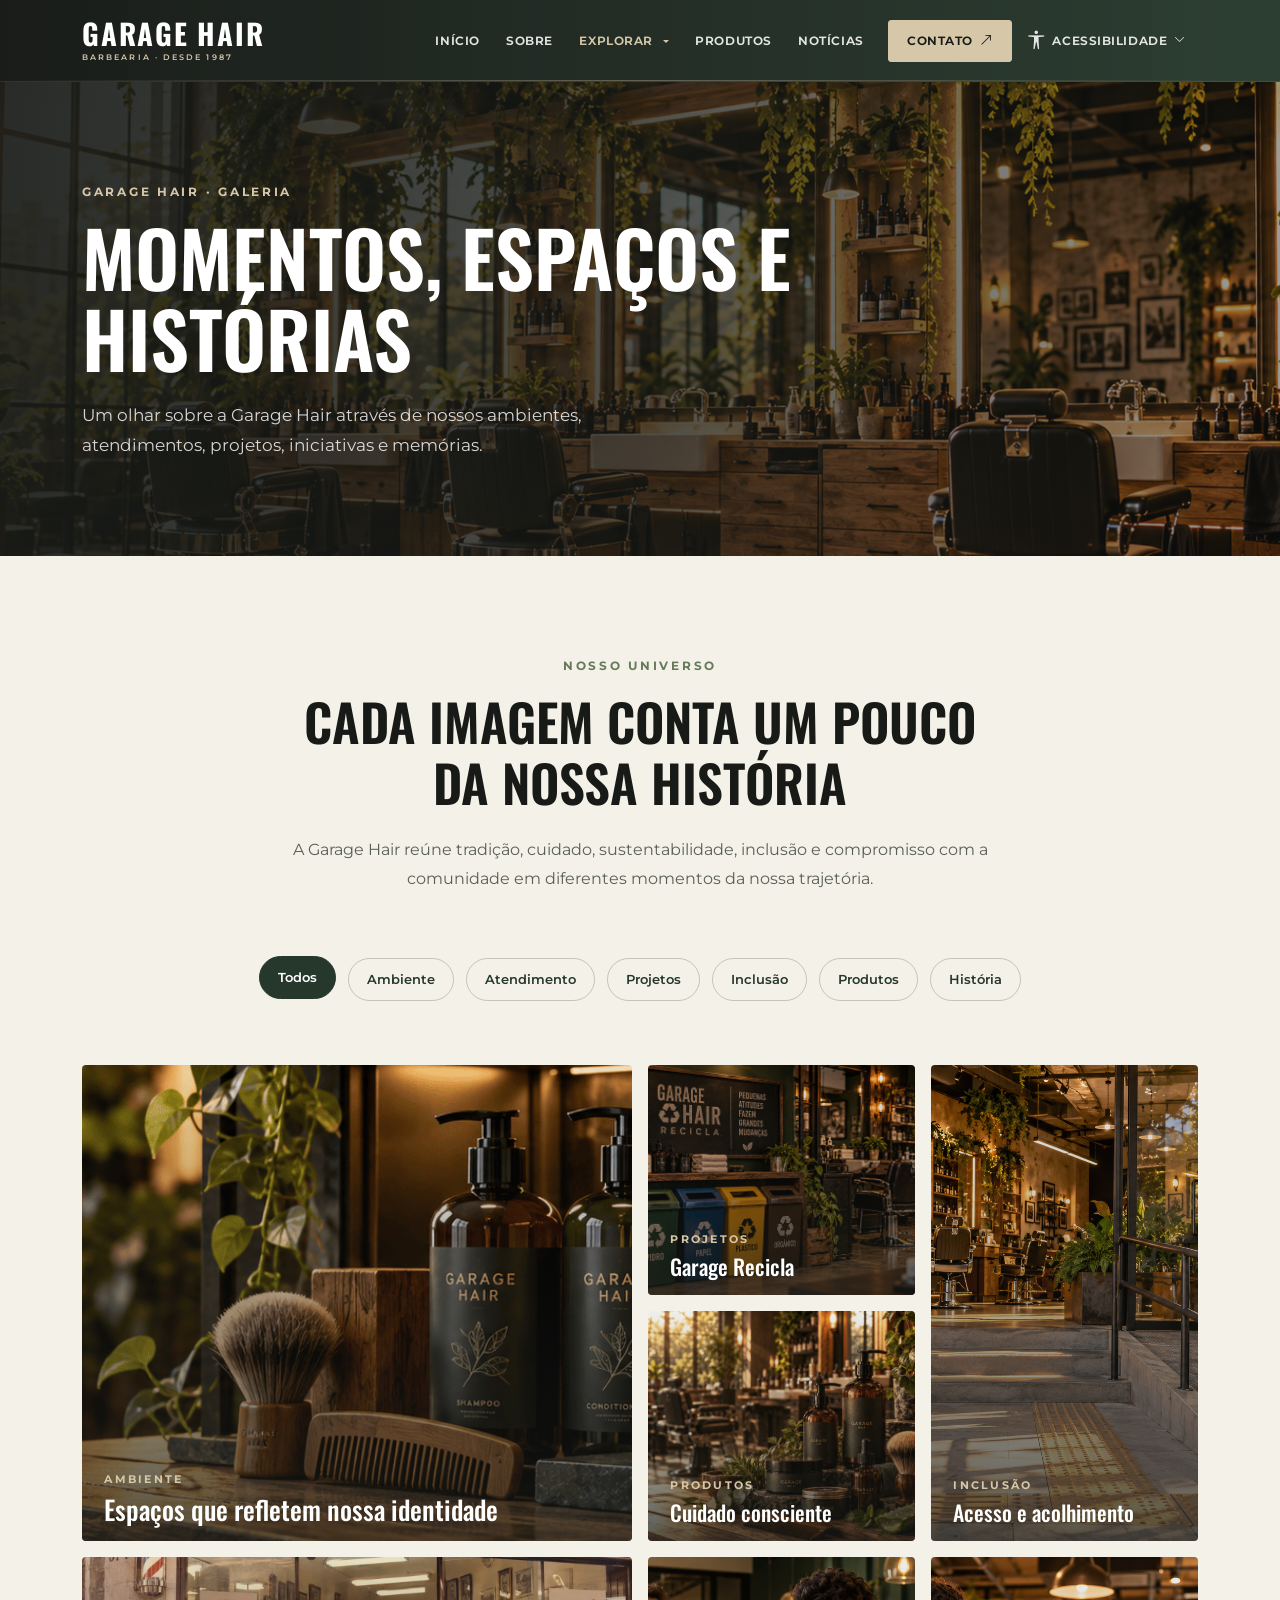
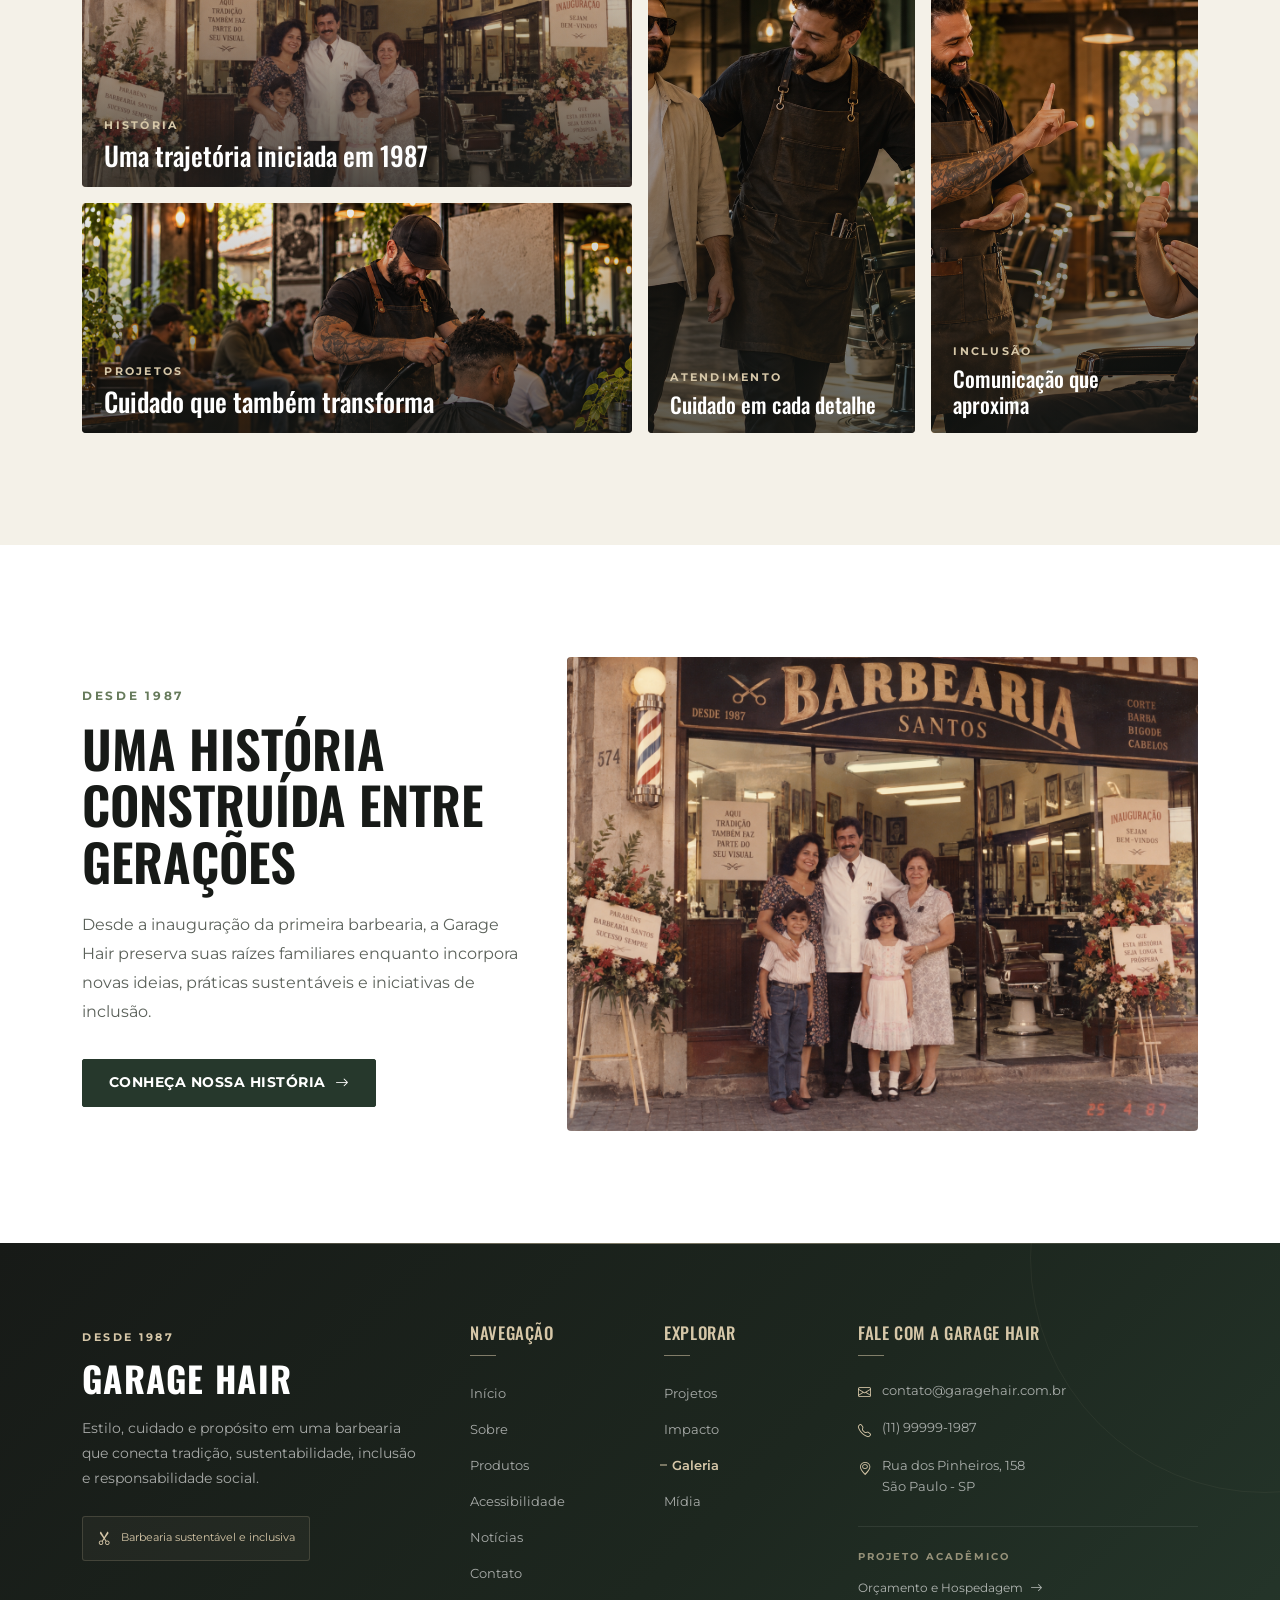
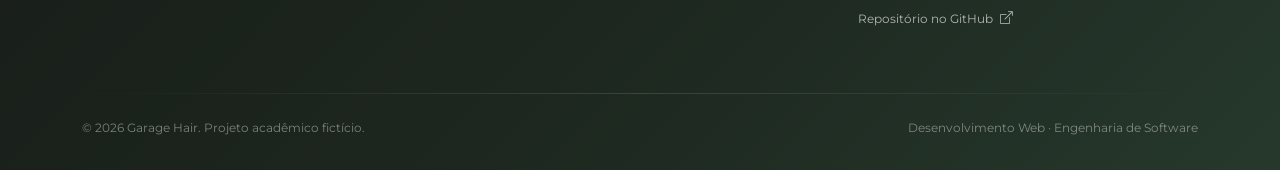
<file: pages/galeria.html>
<!DOCTYPE html>
<html lang="pt-BR">
    <head>
        <meta charset="UTF-8">
        <meta http-equiv="X-UA-Compatible" content="IE=edge">
        <meta name="viewport" content="width=device-width, initial-scale=1.0">

        <meta name="description"
            content="Conheça momentos, espaços, projetos e histórias da Garage Hair através da nossa galeria.">

        <!-- Bootstrap — estilos -->
        <link href="https://cdn.jsdelivr.net/npm/bootstrap@5.3.8/dist/css/bootstrap.min.css" rel="stylesheet"
            integrity="sha384-sRIl4kxILFvY47J16cr9ZwB07vP4J8+LH7qKQnuqkuIAvNWLzeN8tE5YBujZqJLB" crossorigin="anonymous">

        <!-- Bootstrap Icons -->
        <link rel="stylesheet" href="https://cdn.jsdelivr.net/npm/bootstrap-icons@1.13.2/font/bootstrap-icons.min.css">

        <!-- Fontes — Google Fonts -->
        <link rel="preconnect" href="https://fonts.googleapis.com">
        <link rel="preconnect" href="https://fonts.gstatic.com" crossorigin>
        <link
            href="https://fonts.googleapis.com/css2?family=Montserrat:ital,wght@0,100..900;1,100..900&family=Oswald:wght@200..700&display=swap"
            rel="stylesheet">

        <!-- Favicon -->
        <link rel="icon" type="image/x-icon" href="../assets/images/icones/favicon.png">

        <!-- CSS global -->
        <link rel="stylesheet" href="../assets/css/style.css">

        <!-- CSS específico da página -->
        <link rel="stylesheet" href="../assets/css/galeria.css">

        <!-- Título -->
        <title>Galeria | Garage Hair</title>
    </head>

    <body data-root="..">
        <a class="pular-conteudo" href="#conteudo-principal">Pular para o conteúdo principal</a>
        <!-- Navegação compartilhada -->
        <header id="navbar-component"></header>

        <!-- Conteúdo principal -->
        <main id="conteudo-principal" tabindex="-1">
            <!-- Hero -->
            <section class="galeria-hero">
                <div class="container">
                    <div class="galeria-hero-content">
                        <span class="galeria-eyebrow">
                            GARAGE HAIR · GALERIA
                        </span>

                        <h1>
                            Momentos, espaços e histórias
                        </h1>

                        <p>
                            Um olhar sobre a Garage Hair através de
                            nossos ambientes, atendimentos, projetos,
                            iniciativas e memórias.
                        </p>
                    </div>
                </div>
            </section>

            <!-- Introdução -->
            <section class="galeria-intro">
                <div class="container">
                    <div class="row justify-content-center">
                        <div class="col-lg-8 text-center">
                            <span class="section-eyebrow">
                                NOSSO UNIVERSO
                            </span>

                            <h2>
                                Cada imagem conta um pouco da nossa história
                            </h2>

                            <p>
                                A Garage Hair reúne tradição, cuidado,
                                sustentabilidade, inclusão e compromisso
                                com a comunidade em diferentes momentos
                                da nossa trajetória.
                            </p>
                        </div>
                    </div>
                </div>
            </section>

            <!-- Filtros -->
            <section class="galeria-filtros">
                <div class="container">
                    <div class="filtros-galeria" aria-label="Filtros da galeria">
                        <button type="button" class="filtro-btn active" data-filtro="todos">

                            Todos

                        </button>

                        <button type="button" class="filtro-btn" data-filtro="ambiente">

                            Ambiente

                        </button>

                        <button type="button" class="filtro-btn" data-filtro="atendimento">

                            Atendimento

                        </button>

                        <button type="button" class="filtro-btn" data-filtro="projetos">

                            Projetos

                        </button>

                        <button type="button" class="filtro-btn" data-filtro="inclusao">

                            Inclusão

                        </button>

                        <button type="button" class="filtro-btn" data-filtro="produtos">

                            Produtos

                        </button>

                        <button type="button" class="filtro-btn" data-filtro="historia">

                            História

                        </button>
                    </div>
                </div>
            </section>

            <!-- Galeria -->
            <section class="galeria-grid-section">
                <div class="container">
                    <div class="galeria-grid" id="galeria-grid">
                        <!-- Ambiente | Reaproveitada -->
                        <figure class="galeria-item galeria-item-grande" data-categoria="ambiente">
                            <img src="../assets/images/produtos/hero_produtos.png"
                                alt="Ambiente interno da Garage Hair com madeira, plantas e produtos" loading="lazy">

                            <figcaption>
                                <span>
                                    Ambiente
                                </span>

                                <h3>
                                    Espaços que refletem nossa identidade
                                </h3>
                            </figcaption>
                        </figure>

                        <!-- Projetos | Reaproveitada -->
                        <figure class="galeria-item" data-categoria="projetos">
                            <img src="../assets/images/projetos/garage_recicla.png"
                                alt="Iniciativa Garage Recicla relacionada à separação de materiais recicláveis"
                                loading="lazy">
                            <figcaption>
                                <span>
                                    Projetos
                                </span>

                                <h3>
                                    Garage Recicla
                                </h3>
                            </figcaption>
                        </figure>

                        <!-- Inclusão | Reaproveitada -->
                        <figure class="galeria-item galeria-item-alto" data-categoria="inclusao">
                            <img src="../assets/images/acessibilidade/hero_acessibilidade.png"
                                alt="Cliente cadeirante sendo recebido na Garage Hair por uma entrada acessível"
                                loading="lazy">

                            <figcaption>
                                <span>
                                    Inclusão
                                </span>

                                <h3>
                                    Acesso e acolhimento
                                </h3>
                            </figcaption>
                        </figure>

                        <!-- Produtos | Reaproveitada -->
                        <figure class="galeria-item" data-categoria="produtos">
                            <img src="../assets/images/produtos/banner_01.png"
                                alt="Produtos Garage Hair apresentados em ambiente natural e sofisticado" loading="lazy">

                            <figcaption>

                                <span>
                                    Produtos
                                </span>

                                <h3>
                                    Cuidado consciente
                                </h3>
                            </figcaption>
                        </figure>

                        <!-- História | Reaproveitada -->
                        <figure class="galeria-item galeria-item-largo" data-categoria="historia">
                            <img src="../assets/images/sobre/nossa_historia.png"
                                alt="Registro inspirado na história da Garage Hair e em suas origens familiares"
                                loading="lazy">
                            <figcaption>
                                <span>
                                    História
                                </span>

                                <h3>
                                    Uma trajetória iniciada em 1987
                                </h3>
                            </figcaption>
                        </figure>

                        <!-- Atendimento | Reaproveitada -->
                        <figure class="galeria-item galeria-item-alto" data-categoria="atendimento">
                            <img src="../assets/images/acessibilidade/atendimento_deficiencia_visual.png"
                                alt="Cliente recebendo atendimento acolhedor de um barbeiro da Garage Hair" loading="lazy">

                            <figcaption>
                                <span>
                                    Atendimento
                                </span>

                                <h3>
                                    Cuidado em cada detalhe
                                </h3>
                            </figcaption>
                        </figure>

                        <!-- Inclusão / libras | Reaproveitada -->
                        <figure class="galeria-item galeria-item-alto" data-categoria="inclusao">
                            <img src="../assets/images/acessibilidade/atendimento_libras.png"
                                alt="Funcionário da Garage Hair se comunicando em Libras durante o atendimento"
                                loading="lazy">

                            <figcaption>
                                <span>
                                    Inclusão
                                </span>

                                <h3>
                                    Comunicação que aproxima
                                </h3>
                            </figcaption>
                        </figure>

                        <!-- Projetos / corte solidário | Reaproveitada -->
                        <figure class="galeria-item galeria-item-largo" data-categoria="projetos">
                            <img src="../assets/images/projetos/corte_solidario.png"
                                alt="Ação Corte Solidário realizada pela Garage Hair" loading="lazy">

                            <figcaption>
                                <span>
                                    Projetos
                                </span>

                                <h3>
                                    Cuidado que também transforma
                                </h3>
                            </figcaption>
                        </figure>
                    </div>
                </div>
            </section>

            <!-- Destaque histórico -->
            <section class="galeria-historia">
                <div class="container">
                    <div class="row align-items-center g-5">
                        <div class="col-lg-5">
                            <span class="section-eyebrow">
                                DESDE 1987
                            </span>

                            <h2>
                                Uma história construída entre gerações
                            </h2>

                            <p>
                                Desde a inauguração da primeira barbearia,
                                a Garage Hair preserva suas raízes familiares
                                enquanto incorpora novas ideias, práticas
                                sustentáveis e iniciativas de inclusão.
                            </p>

                            <a href="sobre.html" class="btn btn-galeria">

                                Conheça nossa história

                                <i class="bi bi-arrow-right" aria-hidden="true">
                                </i>
                            </a>
                        </div>

                        <div class="col-lg-7">
                            <figure class="galeria-historia-imagem">
                                <img src="../assets/images/sobre/nossa_historia.png"
                                    alt="Memória visual da trajetória da Garage Hair desde 1987" class="img-fluid"
                                    loading="lazy">
                            </figure>
                        </div>
                    </div>
                </div>
            </section>

        </main>

        <!-- Rodapé compartilhado -->
        <footer id="footer-component"></footer>

        <!-- Bootstrap — scripts -->
        <script src="https://cdn.jsdelivr.net/npm/bootstrap@5.3.8/dist/js/bootstrap.bundle.min.js"
            integrity="sha384-FKyoEForCGlyvwx9Hj09JcYn3nv7wiPVlz7YYwJrWVcXK/BmnVDxM+D2scQbITxI" crossorigin="anonymous">
        </script>

        <!-- Componentes compartilhados -->
        <script src="../assets/js/components.js"></script>

        <!-- Acessibilidade — scripts -->
        <script src="../assets/js/acessibilidade.js"></script>

        <!-- Comportamentos compartilhados -->
        <script src="../assets/js/script.js" defer></script>

        <!-- Galeria -->
        <script src="../assets/js/galeria.js" defer></script>
    </body>

</html>
</file>
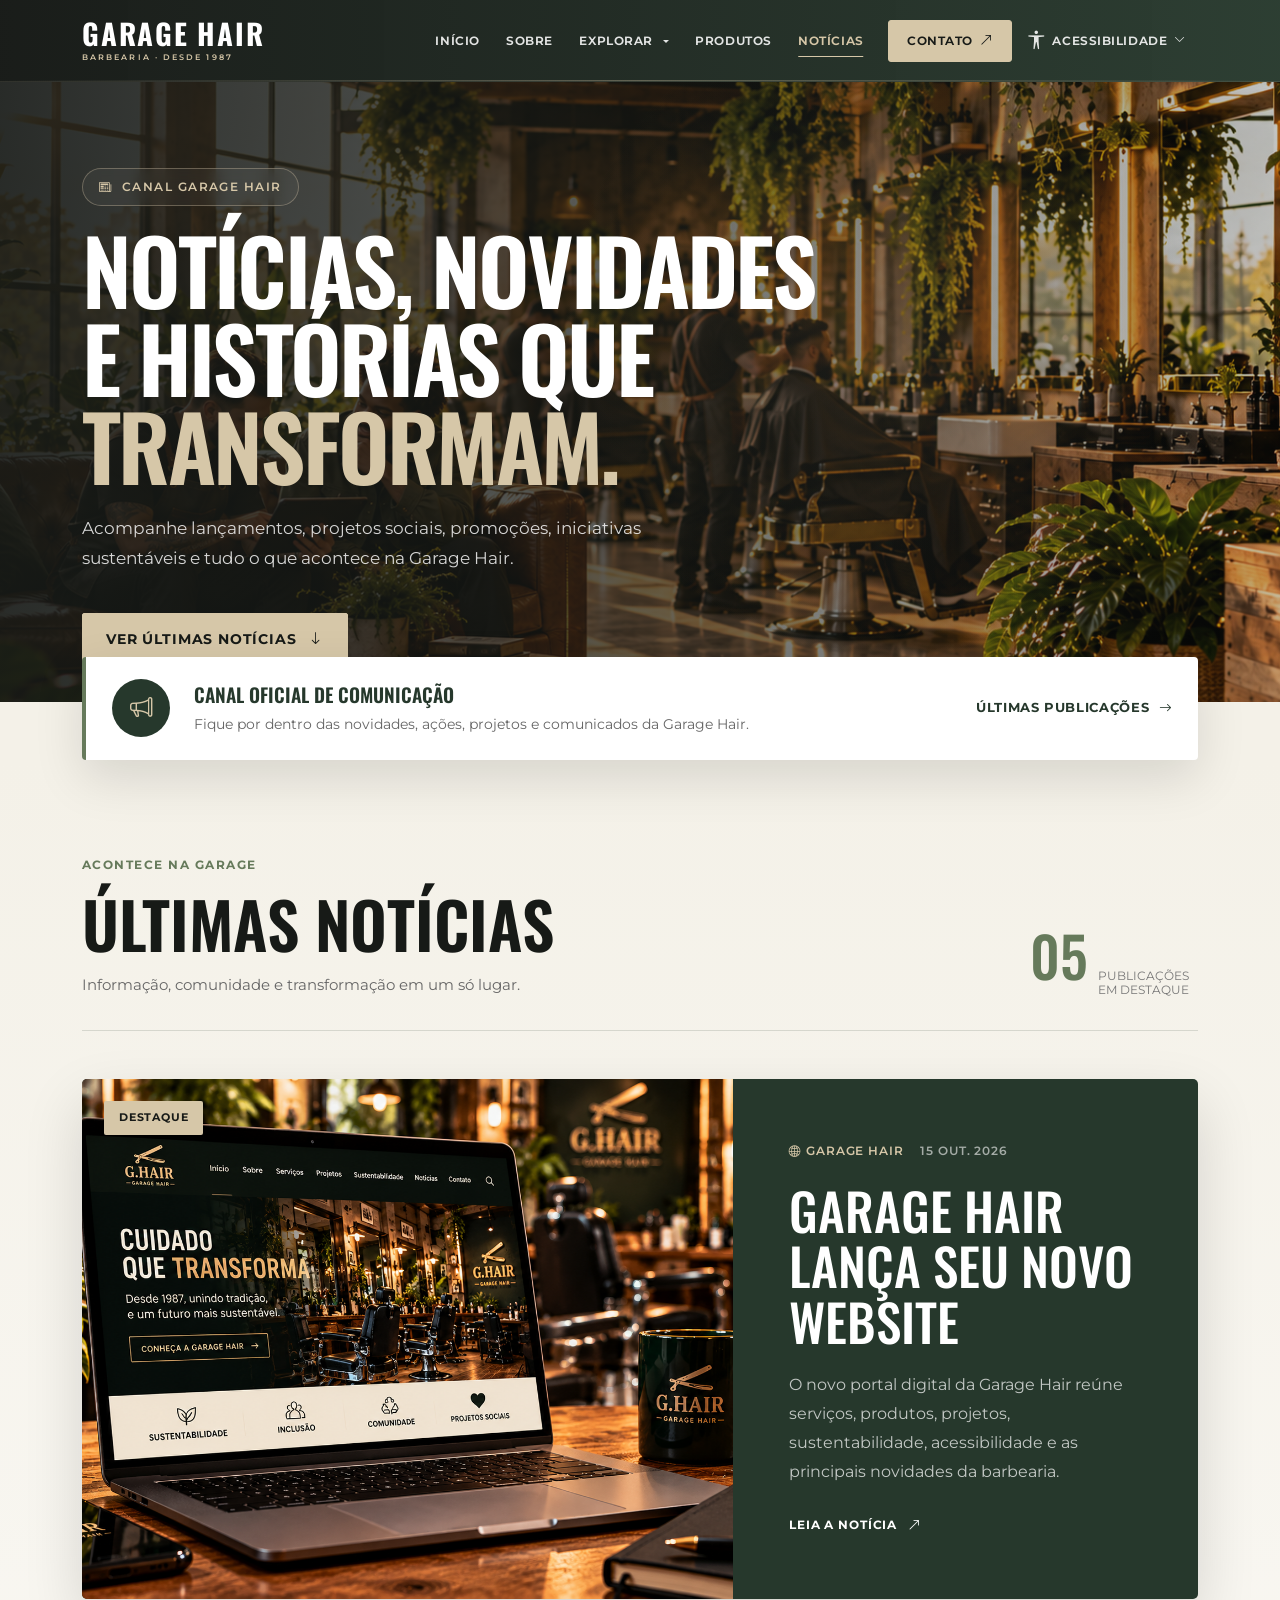
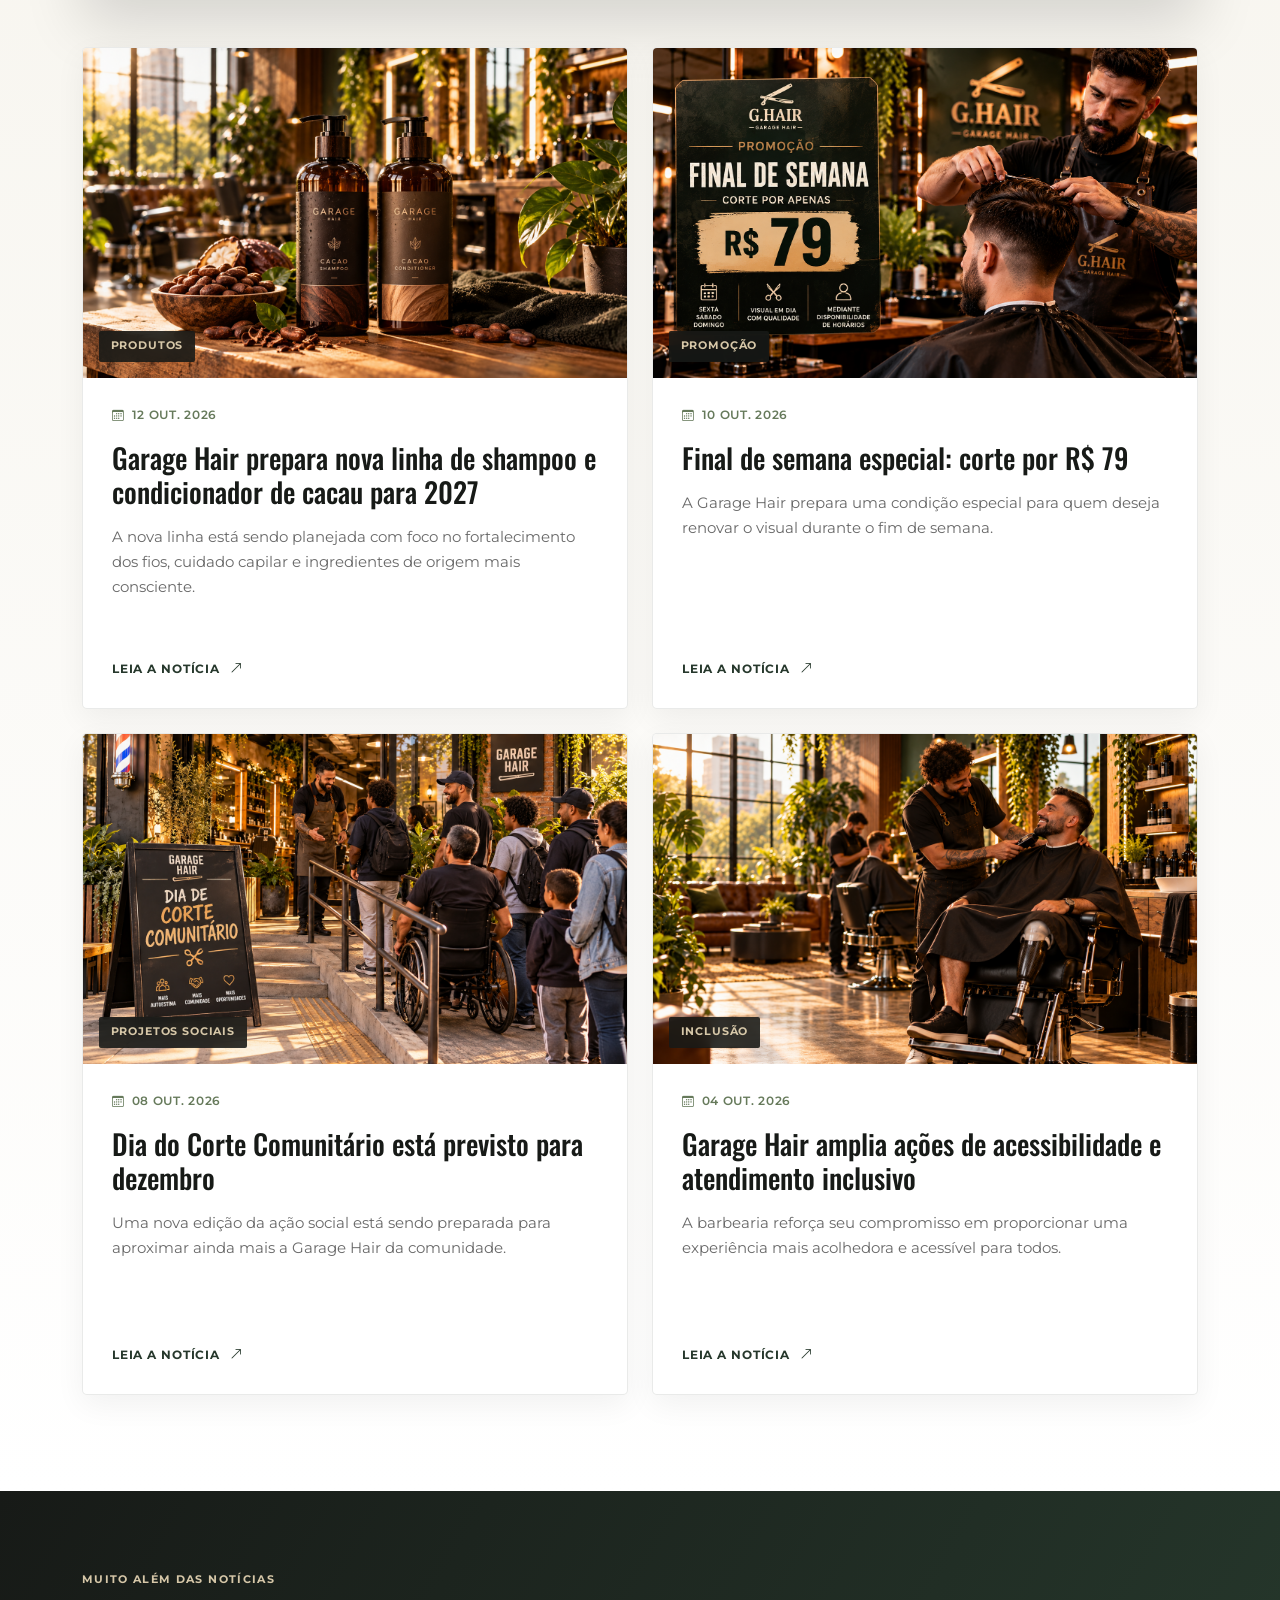
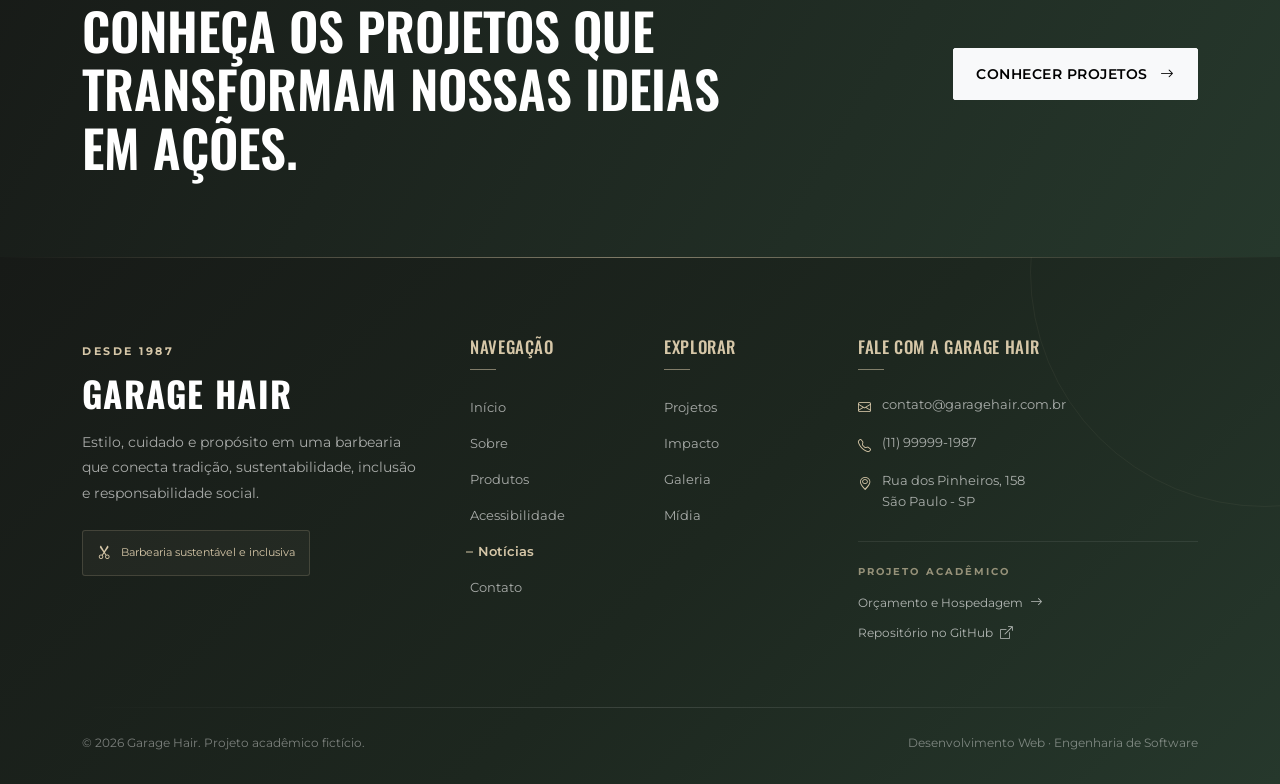
<file: pages/noticias.html>
<!DOCTYPE html>
<html lang="pt-BR">
    <head>
        <meta charset="UTF-8">
        <meta http-equiv="X-UA-Compatible" content="IE=edge">
        <meta name="viewport" content="width=device-width, initial-scale=1.0">

        <meta name="description"
            content="Acompanhe as principais notícias, novidades, projetos, promoções e ações da Garage Hair.">

        <!-- Bootstrap — estilos -->
        <link href="https://cdn.jsdelivr.net/npm/bootstrap@5.3.8/dist/css/bootstrap.min.css" rel="stylesheet"
            integrity="sha384-sRIl4kxILFvY47J16cr9ZwB07vP4J8+LH7qKQnuqkuIAvNWLzeN8tE5YBujZqJLB" crossorigin="anonymous">

        <!-- Bootstrap Icons -->
        <link rel="stylesheet" href="https://cdn.jsdelivr.net/npm/bootstrap-icons@1.13.2/font/bootstrap-icons.min.css">

        <!-- Fontes — Google Fonts -->
        <link rel="preconnect" href="https://fonts.googleapis.com">
        <link rel="preconnect" href="https://fonts.gstatic.com" crossorigin>
        <link
            href="https://fonts.googleapis.com/css2?family=Montserrat:ital,wght@0,100..900;1,100..900&family=Oswald:wght@200..700&display=swap"
            rel="stylesheet">

        <!-- Favicon -->
        <link rel="icon" type="image/x-icon" href="../assets/images/icones/favicon.png">

        <!-- CSS global -->
        <link rel="stylesheet" href="../assets/css/style.css">

        <!-- CSS específico da página -->
        <link rel="stylesheet" href="../assets/css/noticias.css">

        <!-- Título -->
        <title>Notícias | Garage Hair</title>
    </head>

    <body data-root="..">
        <a class="pular-conteudo" href="#conteudo-principal">Pular para o conteúdo principal</a>
        <!-- Navegação compartilhada -->
        <header id="navbar-component"></header>

        <main id="conteudo-principal" tabindex="-1">
            <!-- Hero -->
            <section class="noticias-hero">
                <div class="noticias-hero-overlay"></div>
                <div class="container position-relative">
                    <div class="noticias-hero-content">
                        <span class="noticias-eyebrow">
                            <i class="bi bi-newspaper"></i>
                            Canal Garage Hair
                        </span>

                        <h1>
                            Notícias, novidades<br>
                            e histórias que <span>transformam.</span>
                        </h1>

                        <p>
                            Acompanhe lançamentos, projetos sociais, promoções,
                            iniciativas sustentáveis e tudo o que acontece
                            na Garage Hair.
                        </p>

                        <a href="#ultimas-noticias" class="btn btn-garage mt-3">
                            Ver últimas notícias
                            <i class="bi bi-arrow-down ms-2"></i>
                        </a>
                    </div>
                </div>
            </section>

            <!-- Barra de comunicação -->
            <section class="canal-comunicacao">
                <div class="container">
                    <div class="canal-comunicacao-wrapper">
                        <div class="canal-icon">
                            <i class="bi bi-megaphone"></i>
                        </div>

                        <div class="canal-texto">
                            <span>Canal oficial de comunicação</span>

                            <p>
                                Fique por dentro das novidades, ações,
                                projetos e comunicados da Garage Hair.
                            </p>

                        </div>

                        <a href="#ultimas-noticias" class="canal-link">

                            Últimas publicações

                            <i class="bi bi-arrow-right"></i>
                        </a>
                    </div>
                </div>
            </section>

            <!-- Últimas notícias -->
            <section id="ultimas-noticias" class="ultimas-noticias py-5">
                <div class="container py-lg-5">
                    <!-- Cabeçalho -->
                    <div class="section-heading mb-5">
                        <span class="section-eyebrow">
                            Acontece na Garage
                        </span>
                        <div class="d-lg-flex justify-content-between align-items-end gap-4">
                            <div>
                                <h2>
                                    Últimas notícias
                                </h2>

                                <p>
                                    Informação, comunidade e transformação
                                    em um só lugar.
                                </p>
                            </div>

                            <div class="numero-publicacoes">
                                <span>05</span>

                                <small>
                                    publicações em destaque
                                </small>
                            </div>
                        </div>
                    </div>

                    <!-- Notícia destaque -->
                    <article class="noticia-destaque mb-5">
                        <div class="row g-0 align-items-stretch">
                            <!-- Imagem -->
                            <div class="col-lg-7">
                                <div class="noticia-destaque-imagem">
                                    <img src="../assets/images/noticias/novo_website.png"
                                        alt="Novo website da Garage Hair exibido em um notebook">

                                    <span class="badge-noticia">
                                        Destaque
                                    </span>
                                </div>
                            </div>

                            <!-- Conteúdo -->
                            <div class="col-lg-5">
                                <div class="noticia-destaque-conteudo">
                                    <div class="noticia-meta">
                                        <span class="categoria">
                                            <i class="bi bi-globe2"></i>
                                            Garage Hair
                                        </span>

                                        <span>
                                            15 out. 2026
                                        </span>
                                    </div>

                                    <h3>
                                        Garage Hair lança seu novo website
                                    </h3>

                                    <p>
                                        O novo portal digital da Garage Hair
                                        reúne serviços, produtos, projetos,
                                        sustentabilidade, acessibilidade
                                        e as principais novidades da barbearia.
                                    </p>

                                    <button class="btn-leia-mais" data-bs-toggle="modal" data-bs-target="#modalWebsite">
                                        Leia a notícia
                                        <i class="bi bi-arrow-up-right"></i>
                                    </button>
                                </div>
                            </div>
                        </div>
                    </article>

                    <!-- Grid das outras notícias -->
                    <div class="row g-4">
                        <!-- Notícia 02 -->
                        <div class="col-md-6">
                            <article class="noticia-card h-100">
                                <div class="noticia-card-imagem">
                                    <img src="../assets/images/noticias/linha_cacau_2027.png"
                                        alt="Nova linha de shampoo e condicionador de cacau da Garage Hair">

                                    <span class="noticia-categoria">
                                        Produtos
                                    </span>
                                </div>

                                <div class="noticia-card-body">
                                    <div class="noticia-data">
                                        <i class="bi bi-calendar3"></i>
                                        12 out. 2026
                                    </div>

                                    <h3>
                                        Garage Hair prepara nova linha
                                        de shampoo e condicionador de cacau para 2027
                                    </h3>

                                    <p>
                                        A nova linha está sendo planejada
                                        com foco no fortalecimento dos fios,
                                        cuidado capilar e ingredientes
                                        de origem mais consciente.
                                    </p>

                                    <button class="btn-leia-mais" data-bs-toggle="modal" data-bs-target="#modalCacau">
                                        Leia a notícia
                                        <i class="bi bi-arrow-up-right"></i>
                                    </button>
                                </div>
                            </article>
                        </div>

                        <!-- Notícia 03 -->
                        <div class="col-md-6">
                            <article class="noticia-card h-100">
                                <div class="noticia-card-imagem">
                                    <img src="../assets/images/noticias/promocao_corte_79.png"
                                        alt="Barbeiro realizando corte durante promoção da Garage Hair">

                                    <span class="noticia-categoria">
                                        Promoção
                                    </span>
                                </div>

                                <div class="noticia-card-body">
                                    <div class="noticia-data">
                                        <i class="bi bi-calendar3"></i>
                                        10 out. 2026
                                    </div>

                                    <h3>
                                        Final de semana especial:
                                        corte por R$ 79
                                    </h3>

                                    <p>
                                        A Garage Hair prepara uma condição
                                        especial para quem deseja renovar
                                        o visual durante o fim de semana.
                                    </p>

                                    <button class="btn-leia-mais" data-bs-toggle="modal" data-bs-target="#modalPromocao">
                                        Leia a notícia
                                        <i class="bi bi-arrow-up-right"></i>
                                    </button>
                                </div>
                            </article>
                        </div>

                        <!-- Notícia 04 -->
                        <div class="col-md-6">
                            <article class="noticia-card h-100">
                                <div class="noticia-card-imagem">
                                    <img src="../assets/images/noticias/corte_comunitario_dezembro.png"
                                        alt="Ação de corte comunitário promovida pela Garage Hair">

                                    <span class="noticia-categoria">
                                        Projetos sociais
                                    </span>
                                </div>

                                <div class="noticia-card-body">
                                    <div class="noticia-data">
                                        <i class="bi bi-calendar3"></i>
                                        08 out. 2026
                                    </div>

                                    <h3>
                                        Dia do Corte Comunitário
                                        está previsto para dezembro
                                    </h3>

                                    <p>
                                        Uma nova edição da ação social
                                        está sendo preparada para aproximar
                                        ainda mais a Garage Hair da comunidade.
                                    </p>

                                    <button class="btn-leia-mais" data-bs-toggle="modal" data-bs-target="#modalComunitario">

                                        Leia a notícia

                                        <i class="bi bi-arrow-up-right"></i>
                                    </button>
                                </div>
                            </article>
                        </div>

                        <!-- Notícia 05 -->
                        <div class="col-md-6">
                            <article class="noticia-card h-100">
                                <div class="noticia-card-imagem">
                                    <img src="../assets/images/noticias/acessibilidade_garage_hair.png"
                                        alt="Atendimento inclusivo e acessível na Garage Hair">
                                    <span class="noticia-categoria">
                                        Inclusão
                                    </span>
                                </div>

                                <div class="noticia-card-body">
                                    <div class="noticia-data">
                                        <i class="bi bi-calendar3"></i>
                                        04 out. 2026
                                    </div>

                                    <h3>
                                        Garage Hair amplia ações
                                        de acessibilidade e atendimento inclusivo
                                    </h3>

                                    <p>
                                        A barbearia reforça seu compromisso
                                        em proporcionar uma experiência
                                        mais acolhedora e acessível para todos.
                                    </p>

                                    <button class="btn-leia-mais" data-bs-toggle="modal"
                                        data-bs-target="#modalAcessibilidade">

                                        Leia a notícia

                                        <i class="bi bi-arrow-up-right"></i>
                                    </button>
                                </div>
                            </article>
                        </div>
                    </div>
                </div>
            </section>

            <!-- CTA -->
            <section class="noticias-cta">
                <div class="container">
                    <div class="noticias-cta-wrapper">
                        <div>
                            <span>
                                Muito além das notícias
                            </span>

                            <h2>
                                Conheça os projetos que transformam
                                nossas ideias em ações.
                            </h2>
                        </div>

                        <a href="projetos.html" class="btn btn-light">

                            Conhecer projetos

                            <i class="bi bi-arrow-right ms-2"></i>
                        </a>
                    </div>
                </div>
            </section>
        </main>

        <!-- Modal — website -->
        <div class="modal fade" id="modalWebsite" tabindex="-1" aria-labelledby="modalWebsiteLabel" aria-hidden="true">
            <div class="modal-dialog modal-lg modal-dialog-centered modal-dialog-scrollable">
                <div class="modal-content noticia-modal">
                    <div class="modal-header">
                        <div>
                            <span class="modal-categoria">
                                Garage Hair
                            </span>

                            <h2 class="modal-title" id="modalWebsiteLabel">
                                Garage Hair lança seu novo website
                            </h2>
                        </div>

                        <button type="button" class="btn-close" data-bs-dismiss="modal" aria-label="Fechar">
                        </button>
                    </div>

                    <div class="modal-body">
                        <img src="../assets/images/noticias/novo_website.png" alt="Novo website da Garage Hair"
                            class="img-fluid modal-noticia-imagem">
                        <p class="modal-data">
                            15 de outubro de 2026
                        </p>

                        <p>
                            A Garage Hair acaba de ganhar um novo espaço digital.
                            O website foi desenvolvido para aproximar ainda mais
                            a barbearia de clientes, parceiros e da comunidade.
                        </p>

                        <p>
                            No portal, os visitantes podem conhecer nossa história,
                            serviços, produtos, projetos sociais, iniciativas
                            sustentáveis, indicadores de impacto e ações voltadas
                            à acessibilidade e inclusão.
                        </p>

                        <p>
                            O novo canal também passa a concentrar notícias,
                            novidades e informações importantes sobre tudo
                            o que acontece na Garage Hair.
                        </p>
                    </div>
                </div>
            </div>
        </div>

        <!-- Modal — linha cacau -->
        <div class="modal fade" id="modalCacau" tabindex="-1" aria-labelledby="modalCacauLabel" aria-hidden="true">
            <div class="modal-dialog modal-lg modal-dialog-centered modal-dialog-scrollable">
                <div class="modal-content noticia-modal">
                    <div class="modal-header">
                        <div>
                            <span class="modal-categoria">
                                Produtos & Sustentabilidade
                            </span>

                            <h2 class="modal-title" id="modalCacauLabel">

                                Nova linha de shampoo e condicionador
                                de cacau é prevista para 2027

                            </h2>
                        </div>

                        <button type="button" class="btn-close" data-bs-dismiss="modal" aria-label="Fechar">
                        </button>
                    </div>

                    <div class="modal-body">
                        <img src="../assets/images/noticias/linha_cacau_2027.png"
                            alt="Linha de shampoo e condicionador de cacau" class="img-fluid modal-noticia-imagem">
                        <p class="modal-data">
                            12 de outubro de 2026
                        </p>

                        <p>
                            A Garage Hair está planejando para 2027
                            uma nova linha de shampoo e condicionador
                            com cacau em sua composição.
                        </p>

                        <p>
                            A proposta é desenvolver produtos voltados
                            ao fortalecimento, hidratação e cuidados
                            para cabelos com tendência à queda,
                            combinando desempenho, responsabilidade
                            ambiental e uma experiência diferenciada.
                        </p>

                        <p>
                            O projeto também prevê a utilização
                            de embalagens mais sustentáveis
                            e redução de materiais descartáveis.
                        </p>
                    </div>
                </div>
            </div>
        </div>

        <!-- Modal — promoção -->
        <div class="modal fade" id="modalPromocao" tabindex="-1" aria-labelledby="modalPromocaoLabel" aria-hidden="true">
            <div class="modal-dialog modal-lg modal-dialog-centered modal-dialog-scrollable">
                <div class="modal-content noticia-modal">
                    <div class="modal-header">
                        <div>
                            <span class="modal-categoria">
                                Promoção
                            </span>

                            <h2 class="modal-title" id="modalPromocaoLabel">

                                Final de semana especial:
                                corte por R$ 79

                            </h2>
                        </div>

                        <button type="button" class="btn-close" data-bs-dismiss="modal" aria-label="Fechar">
                        </button>
                    </div>

                    <div class="modal-body">
                        <img src="../assets/images/noticias/promocao_corte_79.png" alt="Promoção de corte da Garage Hair"
                            class="img-fluid modal-noticia-imagem">
                        <p class="modal-data">
                            10 de outubro de 2026
                        </p>

                        <p>
                            O próximo fim de semana terá uma condição
                            especial na Garage Hair.
                        </p>

                        <p>
                            Durante a ação promocional, o serviço
                            de corte será oferecido por
                            <strong>R$ 79</strong>,
                            mediante disponibilidade de horários.
                        </p>

                        <p>
                            A iniciativa foi criada para convidar
                            novos clientes a conhecerem o atendimento,
                            o ambiente e a experiência Garage Hair.
                        </p>
                    </div>
                </div>
            </div>
        </div>

        <!-- Modal — corte comunitário -->
        <div class="modal fade" id="modalComunitario" tabindex="-1" aria-labelledby="modalComunitarioLabel"
            aria-hidden="true">
            <div class="modal-dialog modal-lg modal-dialog-centered modal-dialog-scrollable">
                <div class="modal-content noticia-modal">
                    <div class="modal-header">
                        <div>
                            <span class="modal-categoria">
                                Projetos Sociais
                            </span>

                            <h2 class="modal-title" id="modalComunitarioLabel">
                                Dia do Corte Comunitário
                                está previsto para dezembro
                            </h2>
                        </div>

                        <button type="button" class="btn-close" data-bs-dismiss="modal" aria-label="Fechar">
                        </button>
                    </div>

                    <div class="modal-body">
                        <img src="../assets/images/noticias/corte_comunitario_dezembro.png"
                            alt="Dia do Corte Comunitário da Garage Hair" class="img-fluid modal-noticia-imagem">

                        <p class="modal-data">
                            08 de outubro de 2026
                        </p>

                        <p>
                            A Garage Hair prepara para dezembro
                            uma nova edição do Dia do Corte Comunitário.
                        </p>

                        <p>
                            A ação faz parte do projeto
                            <strong>Corte Solidário</strong>
                            e busca utilizar a experiência
                            dos profissionais da barbearia
                            para promover cuidado, autoestima
                            e integração com a comunidade.
                        </p>

                        <p>
                            Novas informações sobre horários,
                            participação e organização da ação
                            serão divulgadas pelos canais
                            oficiais da Garage Hair.
                        </p>
                    </div>
                </div>
            </div>
        </div>

        <!-- Modal — acessibilidade -->
        <div class="modal fade" id="modalAcessibilidade" tabindex="-1" aria-labelledby="modalAcessibilidadeLabel"
            aria-hidden="true">
            <div class="modal-dialog modal-lg modal-dialog-centered modal-dialog-scrollable">
                <div class="modal-content noticia-modal">
                    <div class="modal-header">
                        <div>
                            <span class="modal-categoria">
                                Inclusão & Acessibilidade
                            </span>

                            <h2 class="modal-title" id="modalAcessibilidadeLabel">

                                Garage Hair amplia ações
                                de acessibilidade e atendimento inclusivo
                            </h2>
                        </div>

                        <button type="button" class="btn-close" data-bs-dismiss="modal" aria-label="Fechar">
                        </button>
                    </div>

                    <div class="modal-body">
                        <img src="../assets/images/noticias/acessibilidade_garage_hair.png"
                            alt="Atendimento inclusivo na Garage Hair" class="img-fluid modal-noticia-imagem">
                        <p class="modal-data">
                            04 de outubro de 2026
                        </p>

                        <p>
                            A Garage Hair continua ampliando suas iniciativas
                            voltadas à inclusão e acessibilidade.
                        </p>

                        <p>
                            O objetivo é proporcionar um espaço no qual
                            diferentes pessoas possam receber atendimento
                            com autonomia, respeito e acolhimento.
                        </p>

                        <p>
                            Entre as iniciativas estão melhorias de mobilidade,
                            atendimento individualizado e práticas que
                            consideram diferentes necessidades de comunicação
                            e interação.
                        </p>
                    </div>
                </div>
            </div>
        </div>

        <!-- Rodapé compartilhado -->
        <footer id="footer-component"></footer>

        <!-- Bootstrap — scripts -->
        <script src="https://cdn.jsdelivr.net/npm/bootstrap@5.3.8/dist/js/bootstrap.bundle.min.js"
            integrity="sha384-FKyoEForCGlyvwx9Hj09JcYn3nv7wiPVlz7YYwJrWVcXK/BmnVDxM+D2scQbITxI" crossorigin="anonymous">
        </script>

        <!-- Componentes compartilhados -->
        <script src="../assets/js/components.js"></script>

        <!-- Acessibilidade — scripts -->
        <script src="../assets/js/acessibilidade.js"></script>

        <!-- Comportamentos compartilhados -->
        <script src="../assets/js/script.js" defer></script>
    </body>

</html>
</file>
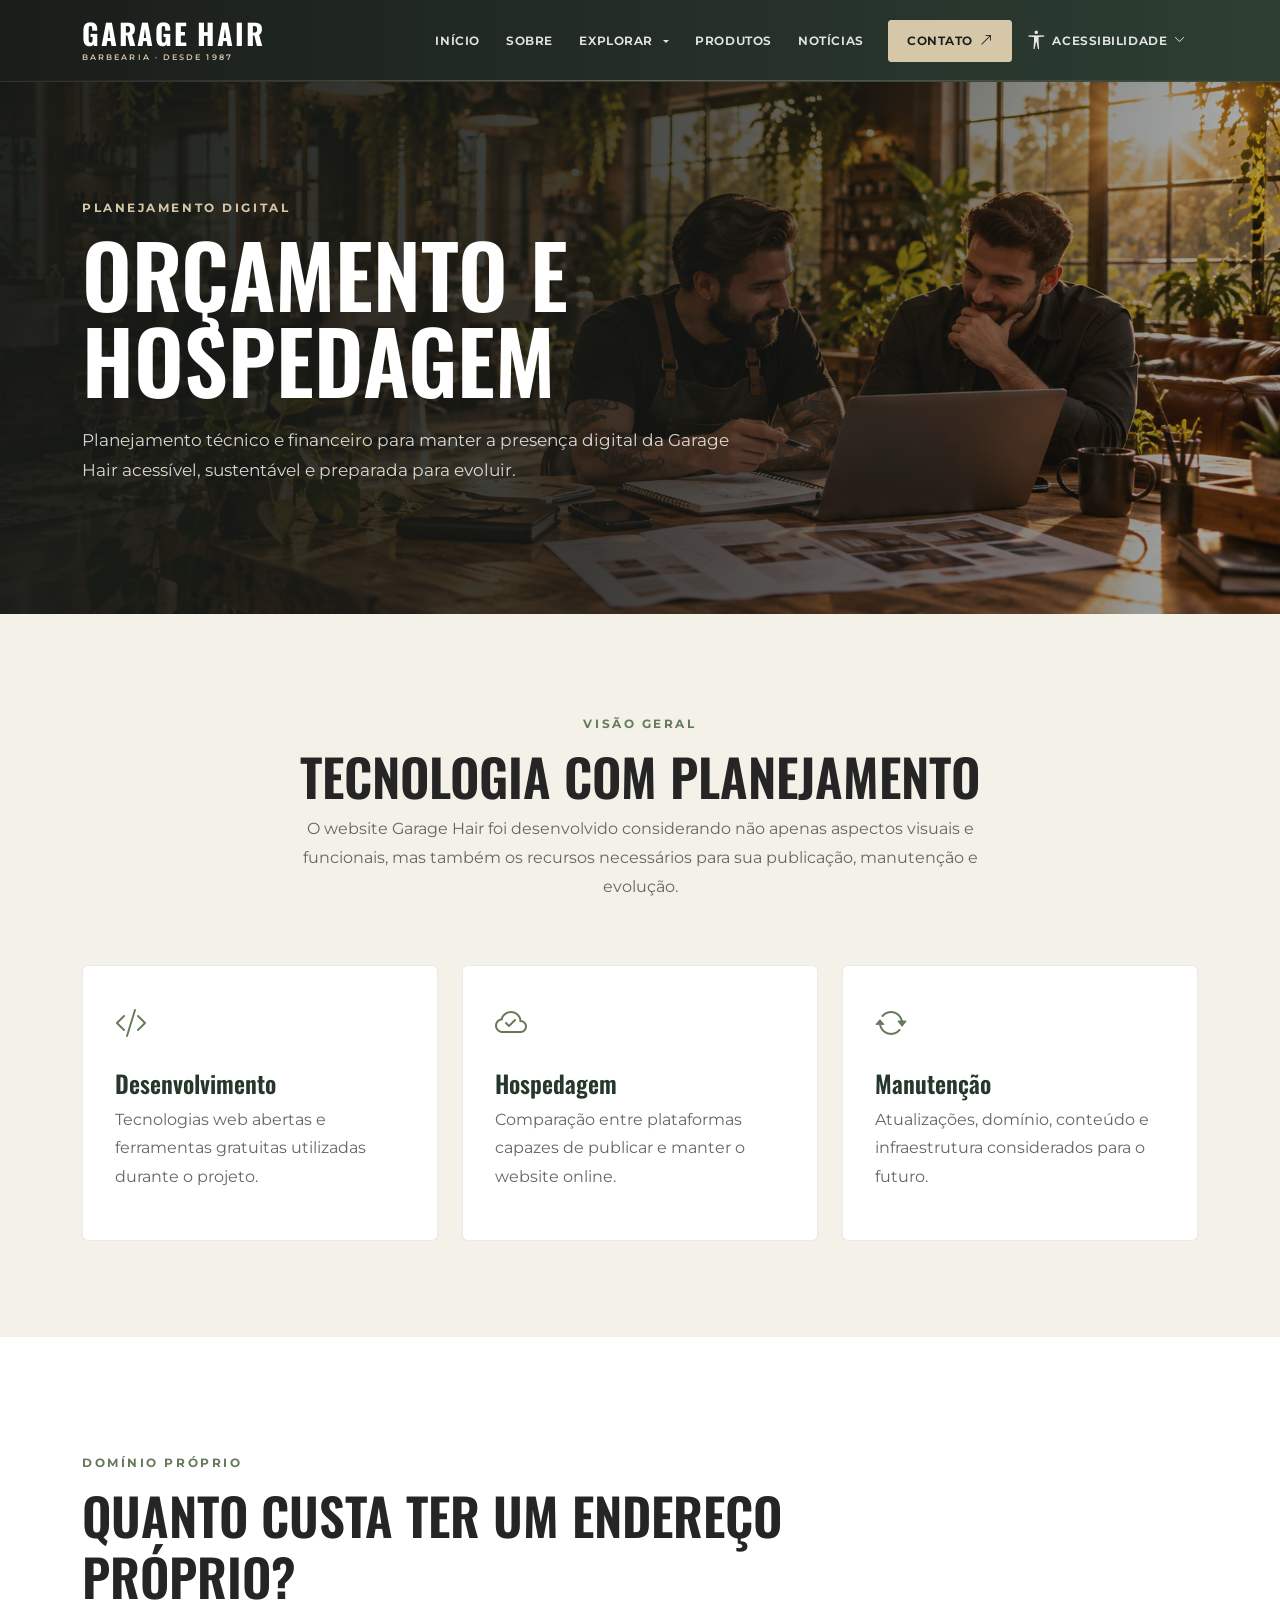
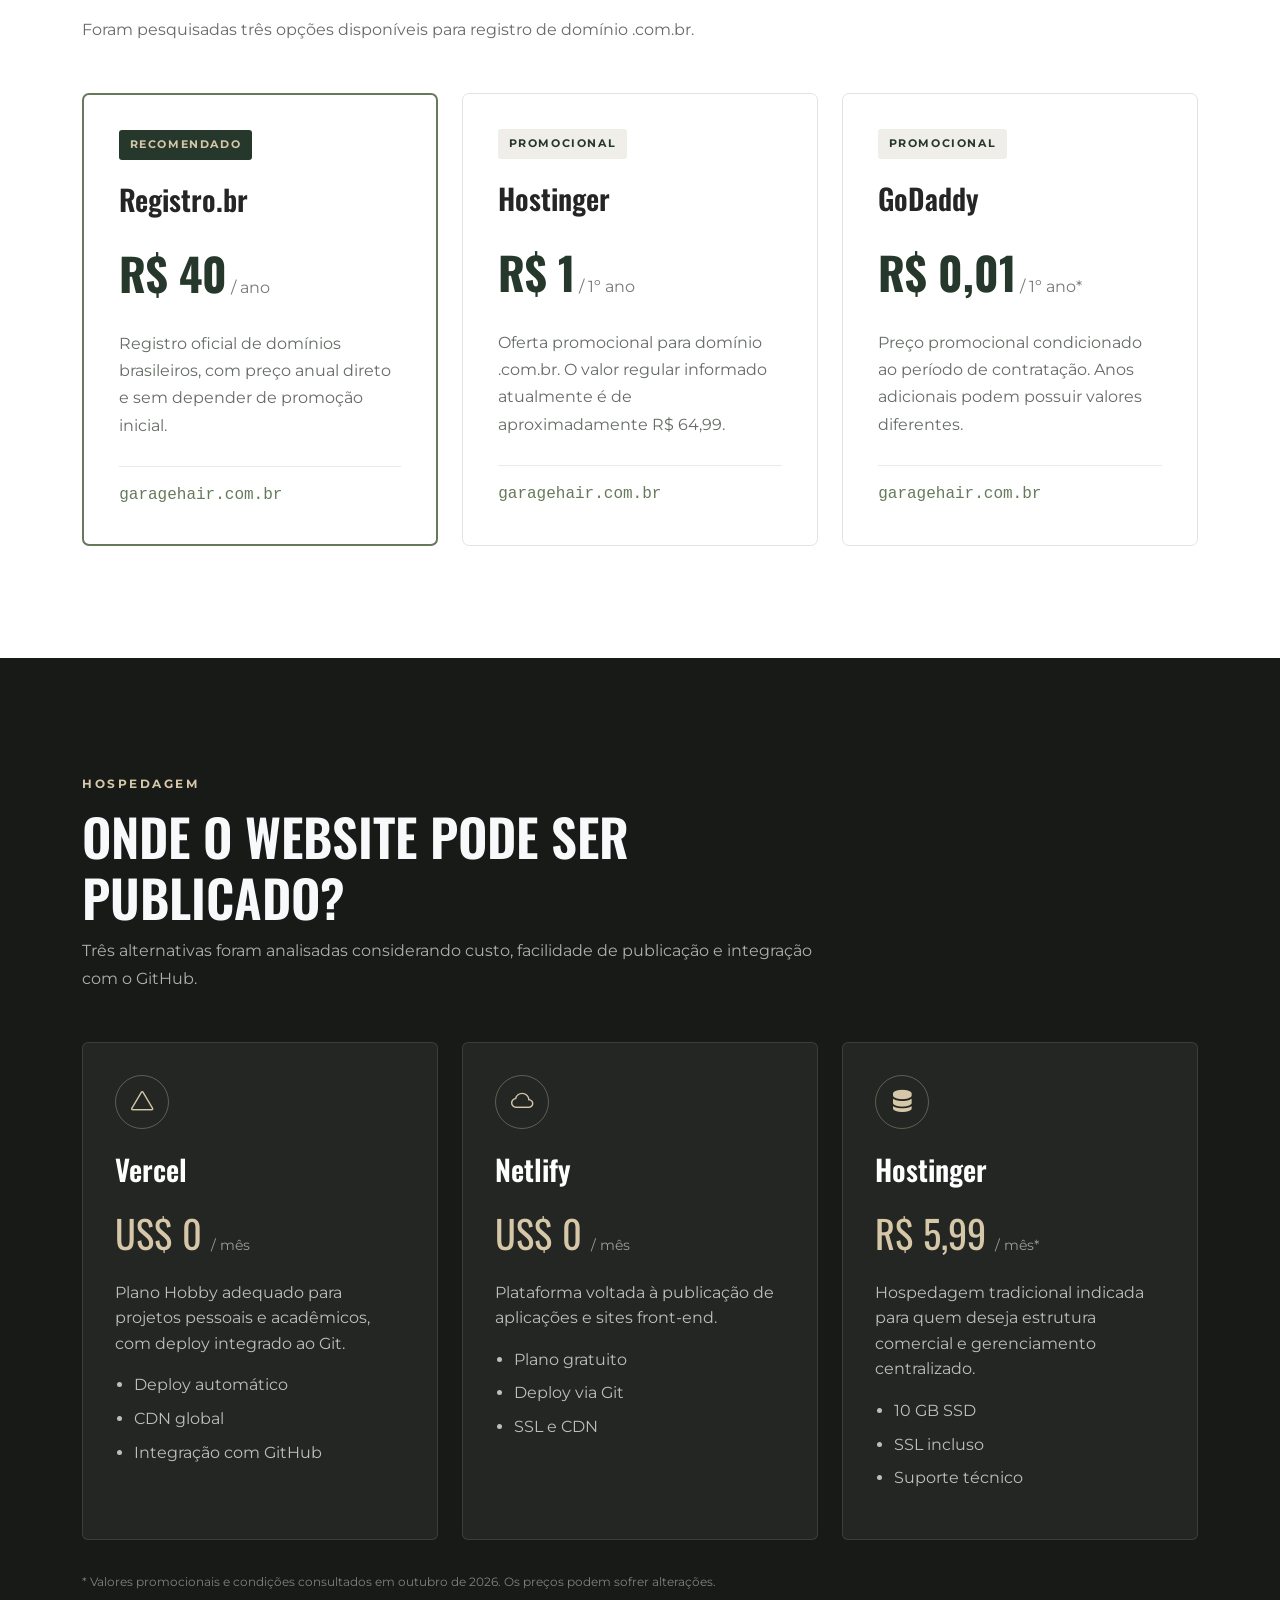
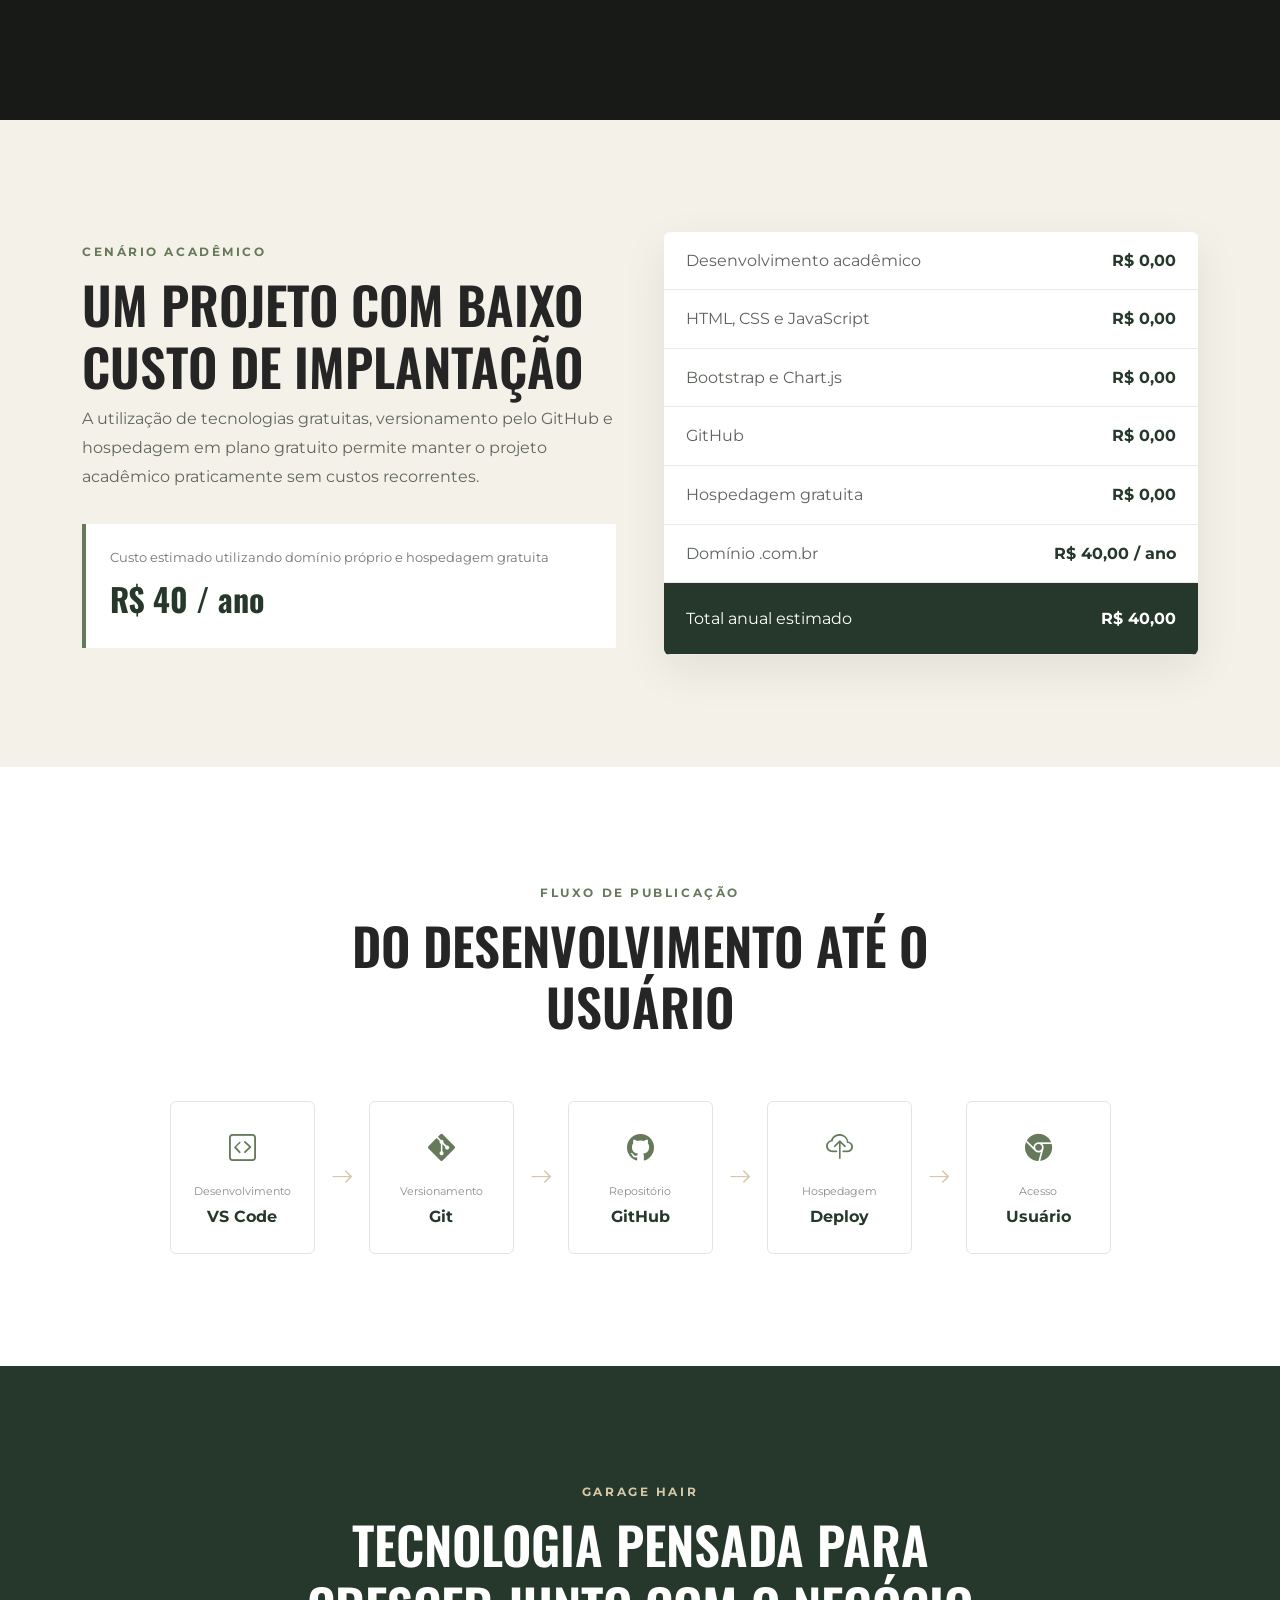
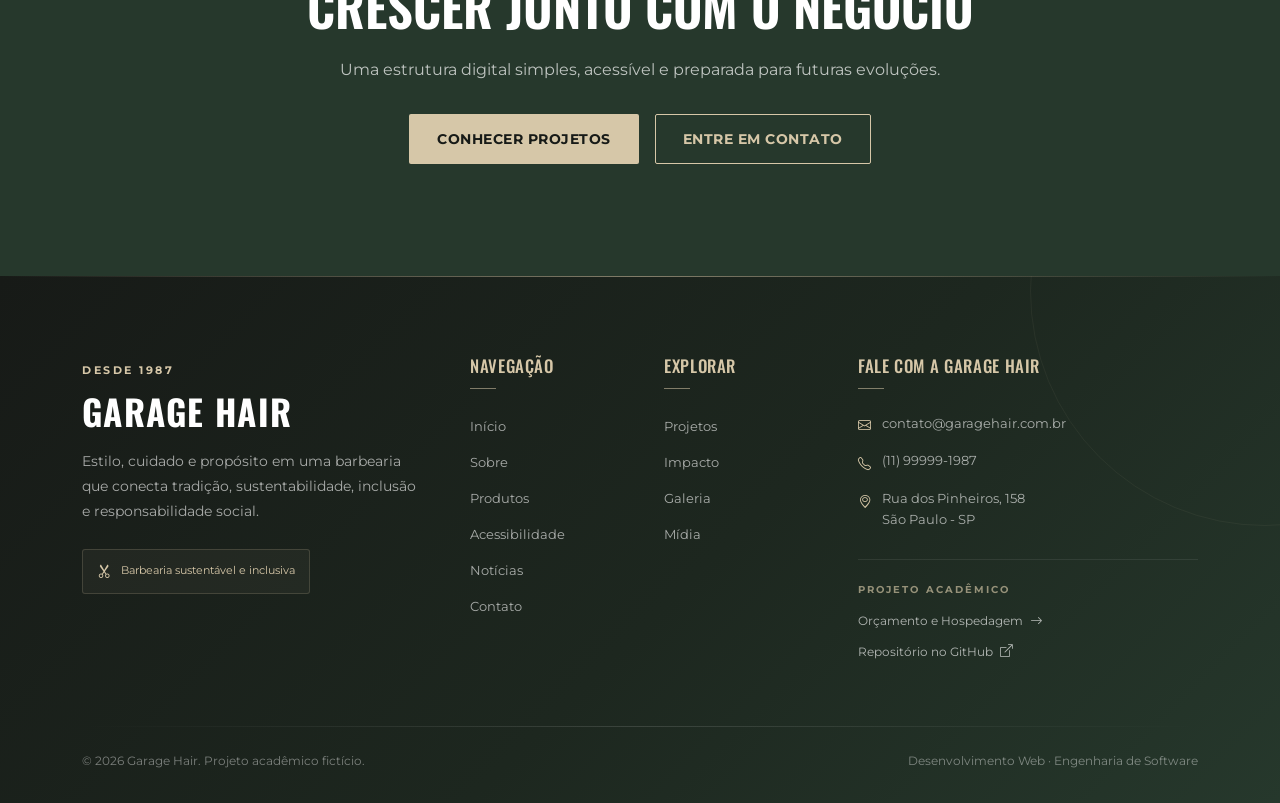
<file: pages/orcamento.html>
<!DOCTYPE html>
<html lang="pt-BR">
    <head>
        <meta charset="UTF-8">
        <meta http-equiv="X-UA-Compatible" content="IE=edge">
        <meta name="viewport" content="width=device-width, initial-scale=1.0">

        <meta name="description"
            content="Conheça o planejamento técnico, orçamento estimado e alternativas de hospedagem do website Garage Hair.">

        <!-- Bootstrap — estilos -->
        <link href="https://cdn.jsdelivr.net/npm/bootstrap@5.3.8/dist/css/bootstrap.min.css" rel="stylesheet"
            integrity="sha384-sRIl4kxILFvY47J16cr9ZwB07vP4J8+LH7qKQnuqkuIAvNWLzeN8tE5YBujZqJLB" crossorigin="anonymous">

        <!-- Bootstrap Icons -->
        <link rel="stylesheet" href="https://cdn.jsdelivr.net/npm/bootstrap-icons@1.13.2/font/bootstrap-icons.min.css">

        <!-- Fontes — Google Fonts -->
        <link rel="preconnect" href="https://fonts.googleapis.com">
        <link rel="preconnect" href="https://fonts.gstatic.com" crossorigin>
        <link
            href="https://fonts.googleapis.com/css2?family=Montserrat:ital,wght@0,100..900;1,100..900&family=Oswald:wght@200..700&display=swap"
            rel="stylesheet">

        <!-- Favicon -->
        <link rel="icon" type="image/x-icon" href="../assets/images/icones/favicon.png">

        <!-- CSS global -->
        <link rel="stylesheet" href="../assets/css/style.css">

        <!-- CSS específico da página -->
        <link rel="stylesheet" href="../assets/css/orcamento.css">

        <!-- Título -->
        <title>Orçamento e Hospedagem | Garage Hair</title>
    </head>

    <body data-root="..">
        <a class="pular-conteudo" href="#conteudo-principal">Pular para o conteúdo principal</a>

        <header id="navbar-component"></header>

        <main id="conteudo-principal" tabindex="-1">
            <!-- Hero -->
            <section class="orcamento-hero">
                <div class="container">
                    <div class="orcamento-hero-content">
                        <span class="section-eyebrow">
                            PLANEJAMENTO DIGITAL
                        </span>

                        <h1>
                            Orçamento e hospedagem
                        </h1>

                        <p>
                            Planejamento técnico e financeiro para manter a presença digital da Garage Hair acessível,
                            sustentável e preparada para evoluir.
                        </p>
                    </div>
                </div>
            </section>

            <!-- Introdução -->
            <section class="orcamento-intro">
                <div class="container">
                    <div class="row justify-content-center">
                        <div class="col-lg-8 text-center">
                            <span class="section-eyebrow">
                                VISÃO GERAL
                            </span>

                            <h2>
                                Tecnologia com planejamento
                            </h2>

                            <p>
                                O website Garage Hair foi desenvolvido considerando não apenas aspectos visuais e
                                funcionais, mas também os recursos necessários para sua publicação, manutenção e evolução.
                            </p>
                        </div>
                    </div>

                    <div class="row g-4 mt-4">
                        <div class="col-md-4">
                            <article class="overview-card">
                                <i class="bi bi-code-slash"></i>

                                <h3>Desenvolvimento</h3>

                                <p>
                                    Tecnologias web abertas e ferramentas gratuitas utilizadas durante o projeto.
                                </p>
                            </article>
                        </div>

                        <div class="col-md-4">
                            <article class="overview-card">
                                <i class="bi bi-cloud-check"></i>

                                <h3>Hospedagem</h3>

                                <p>
                                    Comparação entre plataformas capazes de publicar e manter o website online.
                                </p>
                            </article>
                        </div>

                        <div class="col-md-4">
                            <article class="overview-card">
                                <i class="bi bi-arrow-repeat"></i>

                                <h3>Manutenção</h3>

                                <p>
                                    Atualizações, domínio, conteúdo e infraestrutura considerados para o futuro.
                                </p>
                            </article>
                        </div>
                    </div>
                </div>
            </section>

            <!-- Domínio -->
            <section class="orcamento-section dominio-section">
                <div class="container">
                    <div class="section-header">
                        <span class="section-eyebrow">
                            DOMÍNIO PRÓPRIO
                        </span>

                        <h2>
                            Quanto custa ter um endereço próprio?
                        </h2>

                        <p>
                            Foram pesquisadas três opções disponíveis para registro de domínio .com.br.
                        </p>
                    </div>

                    <div class="row g-4">
                        <!-- Registro.br -->
                        <div class="col-lg-4">
                            <article class="price-card destaque">
                                <span class="price-tag">
                                    RECOMENDADO
                                </span>

                                <h3>Registro.br</h3>

                                <div class="price">
                                    <strong>R$ 40</strong>
                                    <span>/ ano</span>
                                </div>

                                <p>
                                    Registro oficial de domínios brasileiros, com preço anual direto e sem depender de
                                    promoção inicial.
                                </p>

                                <div class="price-domain">
                                    garagehair.com.br
                                </div>
                            </article>
                        </div>

                        <!-- Hostinger -->
                        <div class="col-lg-4">
                            <article class="price-card">
                                <span class="price-tag neutral">
                                    PROMOCIONAL
                                </span>

                                <h3>Hostinger</h3>

                                <div class="price">
                                    <strong>R$ 1</strong>
                                    <span>/ 1º ano</span>
                                </div>

                                <p>
                                    Oferta promocional para domínio .com.br. O valor regular informado atualmente é de
                                    aproximadamente R$ 64,99.
                                </p>

                                <div class="price-domain">
                                    garagehair.com.br
                                </div>
                            </article>
                        </div>

                        <!-- GoDaddy -->
                        <div class="col-lg-4">
                            <article class="price-card">
                                <span class="price-tag neutral">
                                    PROMOCIONAL
                                </span>

                                <h3>GoDaddy</h3>

                                <div class="price">
                                    <strong>R$ 0,01</strong>
                                    <span>/ 1º ano*</span>
                                </div>

                                <p>
                                    Preço promocional condicionado ao período de contratação. Anos adicionais podem possuir
                                    valores diferentes.
                                </p>

                                <div class="price-domain">
                                    garagehair.com.br
                                </div>
                            </article>
                        </div>
                    </div>
                </div>
            </section>

            <!-- Hospedagem -->
            <section class="orcamento-section hospedagem-section">
                <div class="container">
                    <div class="section-header text-light">
                        <span class="section-eyebrow">
                            HOSPEDAGEM
                        </span>

                        <h2>
                            Onde o website pode ser publicado?
                        </h2>

                        <p>
                            Três alternativas foram analisadas considerando custo, facilidade de publicação e integração com
                            o GitHub.
                        </p>
                    </div>

                    <div class="row g-4">
                        <div class="col-lg-4">
                            <article class="hosting-card">
                                <div class="hosting-icon">
                                    <i class="bi bi-triangle"></i>
                                </div>

                                <h3>Vercel</h3>

                                <div class="hosting-price">
                                    US$ 0
                                    <span>/ mês</span>
                                </div>

                                <p>
                                    Plano Hobby adequado para projetos pessoais e acadêmicos, com deploy integrado ao Git.
                                </p>

                                <ul>
                                    <li>Deploy automático</li>
                                    <li>CDN global</li>
                                    <li>Integração com GitHub</li>
                                </ul>
                            </article>
                        </div>

                        <div class="col-lg-4">
                            <article class="hosting-card">
                                <div class="hosting-icon">
                                    <i class="bi bi-cloud"></i>
                                </div>

                                <h3>Netlify</h3>

                                <div class="hosting-price">
                                    US$ 0
                                    <span>/ mês</span>
                                </div>

                                <p>
                                    Plataforma voltada à publicação de aplicações e sites front-end.
                                </p>

                                <ul>
                                    <li>Plano gratuito</li>
                                    <li>Deploy via Git</li>
                                    <li>SSL e CDN</li>
                                </ul>
                            </article>
                        </div>

                        <div class="col-lg-4">
                            <article class="hosting-card">
                                <div class="hosting-icon">
                                    <i class="bi bi-server"></i>
                                </div>

                                <h3>Hostinger</h3>

                                <div class="hosting-price">
                                    R$ 5,99
                                    <span>/ mês*</span>
                                </div>

                                <p>
                                    Hospedagem tradicional indicada para quem deseja estrutura comercial e gerenciamento
                                    centralizado.
                                </p>

                                <ul>
                                    <li>10 GB SSD</li>
                                    <li>SSL incluso</li>
                                    <li>Suporte técnico</li>
                                </ul>
                            </article>
                        </div>
                    </div>

                    <p class="pricing-note">
                        * Valores promocionais e condições consultados em outubro de 2026. Os preços podem sofrer
                        alterações.
                    </p>
                </div>
            </section>

            <!-- Cenário do projeto -->
            <section class="cenario-section">
                <div class="container">
                    <div class="row align-items-center g-5">
                        <div class="col-lg-6">
                            <span class="section-eyebrow">
                                CENÁRIO ACADÊMICO
                            </span>

                            <h2>
                                Um projeto com baixo custo de implantação
                            </h2>

                            <p>
                                A utilização de tecnologias gratuitas, versionamento pelo GitHub e hospedagem em plano
                                gratuito permite manter o projeto acadêmico praticamente sem custos recorrentes.
                            </p>

                            <div class="cenario-total">
                                <span>
                                    Custo estimado utilizando domínio próprio
                                    e hospedagem gratuita
                                </span>

                                <strong>
                                    R$ 40 / ano
                                </strong>
                            </div>
                        </div>

                        <div class="col-lg-6">
                            <div class="budget-table">
                                <div class="budget-row">
                                    <span>Desenvolvimento acadêmico</span>
                                    <strong>R$ 0,00</strong>
                                </div>

                                <div class="budget-row">
                                    <span>HTML, CSS e JavaScript</span>
                                    <strong>R$ 0,00</strong>
                                </div>

                                <div class="budget-row">
                                    <span>Bootstrap e Chart.js</span>
                                    <strong>R$ 0,00</strong>
                                </div>

                                <div class="budget-row">
                                    <span>GitHub</span>
                                    <strong>R$ 0,00</strong>
                                </div>

                                <div class="budget-row">
                                    <span>Hospedagem gratuita</span>
                                    <strong>R$ 0,00</strong>
                                </div>

                                <div class="budget-row">
                                    <span>Domínio .com.br</span>
                                    <strong>R$ 40,00 / ano</strong>
                                </div>

                                <div class="budget-row total">
                                    <span>Total anual estimado</span>
                                    <strong>R$ 40,00</strong>
                                </div>
                            </div>
                        </div>
                    </div>
                </div>
            </section>

            <!-- Fluxo -->
            <section class="deployment-section">
                <div class="container">
                    <div class="section-header text-center">
                        <span class="section-eyebrow">
                            FLUXO DE PUBLICAÇÃO
                        </span>

                        <h2>
                            Do desenvolvimento até o usuário
                        </h2>
                    </div>

                    <div class="deployment-flow">
                        <div class="flow-item">
                            <i class="bi bi-code-square"></i>
                            <span>Desenvolvimento</span>
                            <strong>VS Code</strong>
                        </div>

                        <div class="flow-arrow">
                            <i class="bi bi-arrow-right"></i>
                        </div>

                        <div class="flow-item">
                            <i class="bi bi-git"></i>
                            <span>Versionamento</span>
                            <strong>Git</strong>
                        </div>

                        <div class="flow-arrow">
                            <i class="bi bi-arrow-right"></i>
                        </div>

                        <div class="flow-item">
                            <i class="bi bi-github"></i>
                            <span>Repositório</span>
                            <strong>GitHub</strong>
                        </div>

                        <div class="flow-arrow">
                            <i class="bi bi-arrow-right"></i>
                        </div>

                        <div class="flow-item">
                            <i class="bi bi-cloud-upload"></i>
                            <span>Hospedagem</span>
                            <strong>Deploy</strong>
                        </div>

                        <div class="flow-arrow">
                            <i class="bi bi-arrow-right"></i>
                        </div>

                        <div class="flow-item">
                            <i class="bi bi-browser-chrome"></i>
                            <span>Acesso</span>
                            <strong>Usuário</strong>
                        </div>
                    </div>
                </div>
            </section>

            <!-- CTA -->
            <section class="orcamento-cta">
                <div class="container text-center">
                    <span class="section-eyebrow">
                        GARAGE HAIR
                    </span>
                    <h2>
                        Tecnologia pensada para crescer junto com o negócio
                    </h2>

                    <p>
                        Uma estrutura digital simples, acessível e preparada para futuras evoluções.
                    </p>

                    <div class="cta-buttons">
                        <a data-link="pages/projetos.html" class="btn btn-orcamento">
                            Conhecer projetos
                        </a>

                        <a data-link="pages/contato.html" class="btn btn-orcamento-outline">
                            Entre em contato
                        </a>
                    </div>
                </div>
            </section>
        </main>

        <footer id="footer-component"></footer>

        <!-- Bootstrap — scripts -->
        <script src="https://cdn.jsdelivr.net/npm/bootstrap@5.3.8/dist/js/bootstrap.bundle.min.js"
            integrity="sha384-FKyoEForCGlyvwx9Hj09JcYn3nv7wiPVlz7YYwJrWVcXK/BmnVDxM+D2scQbITxI" crossorigin="anonymous">
        </script>

        <!-- Componentes compartilhados -->
        <script src="../assets/js/components.js"></script>

        <!-- Acessibilidade — scripts -->
        <script src="../assets/js/acessibilidade.js"></script>

        <!-- Comportamentos compartilhados -->
        <script src="../assets/js/script.js" defer></script>
    </body>

</html>
</file>
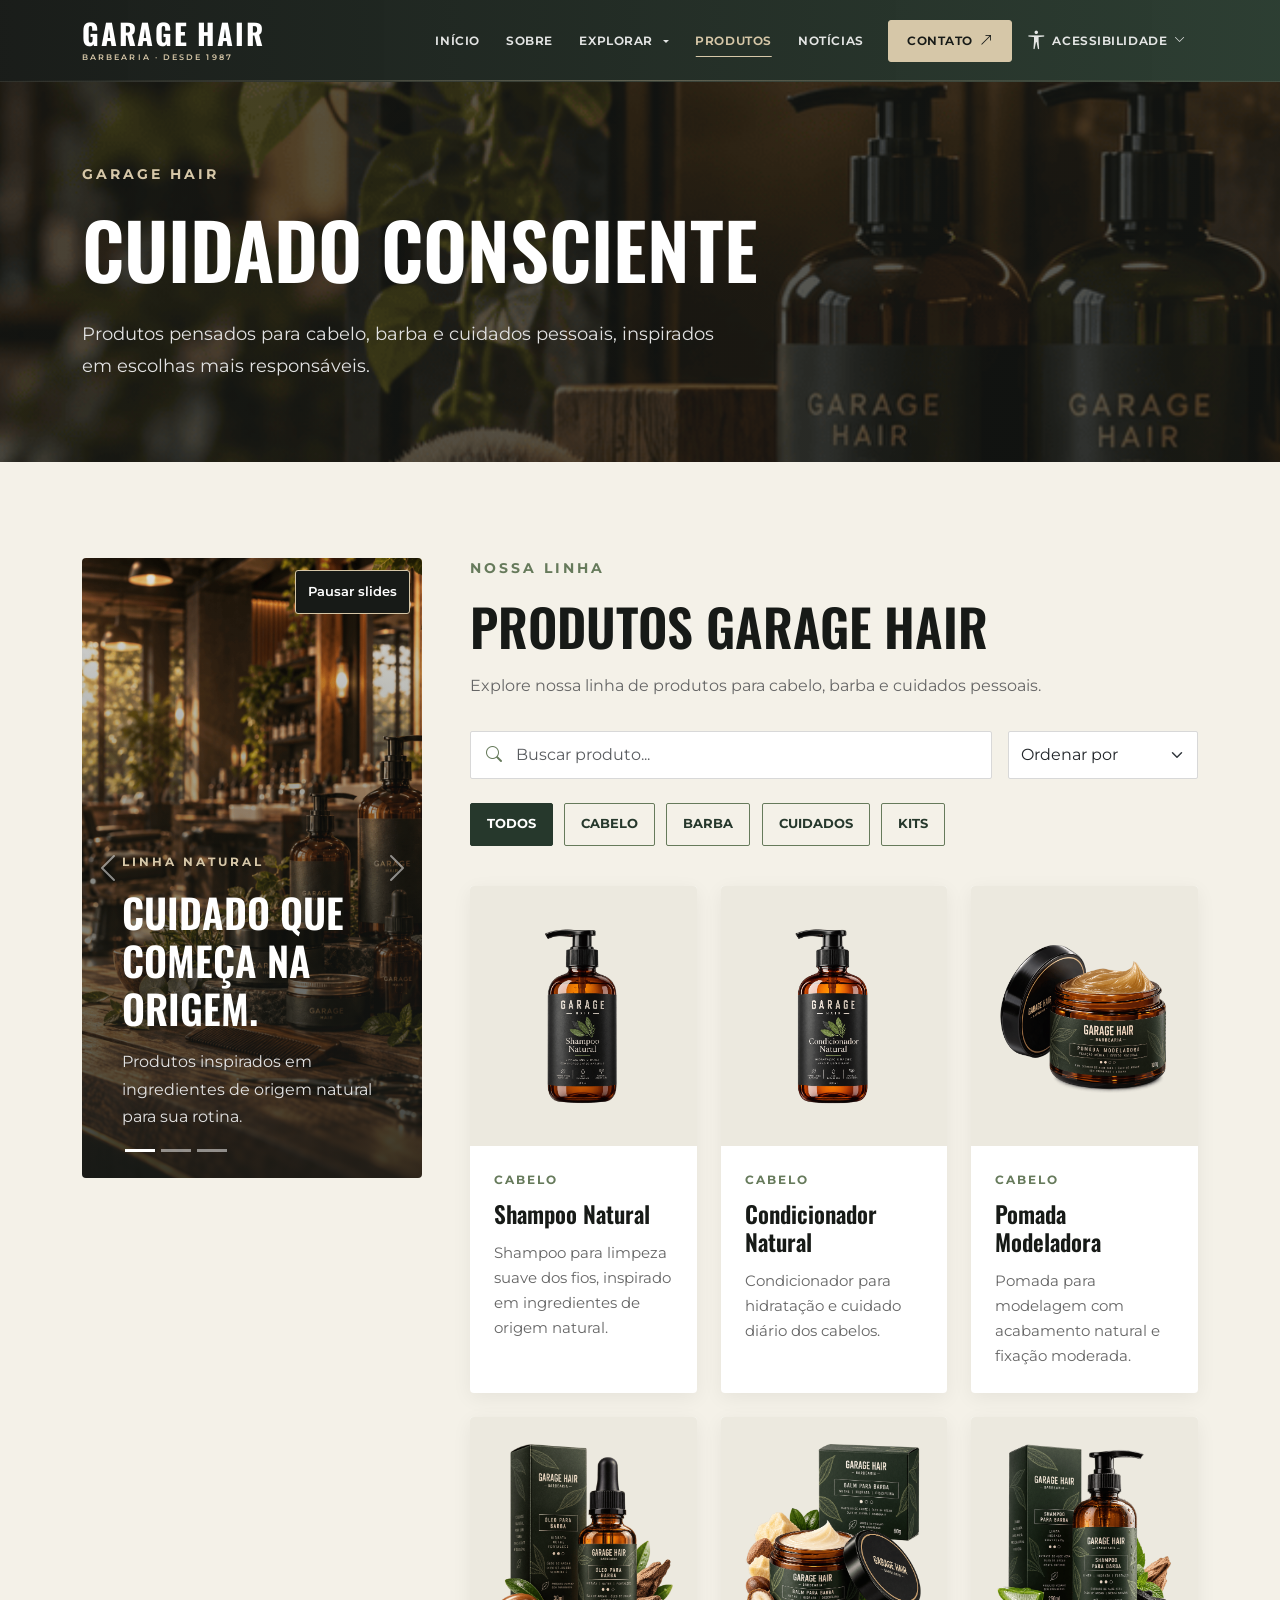
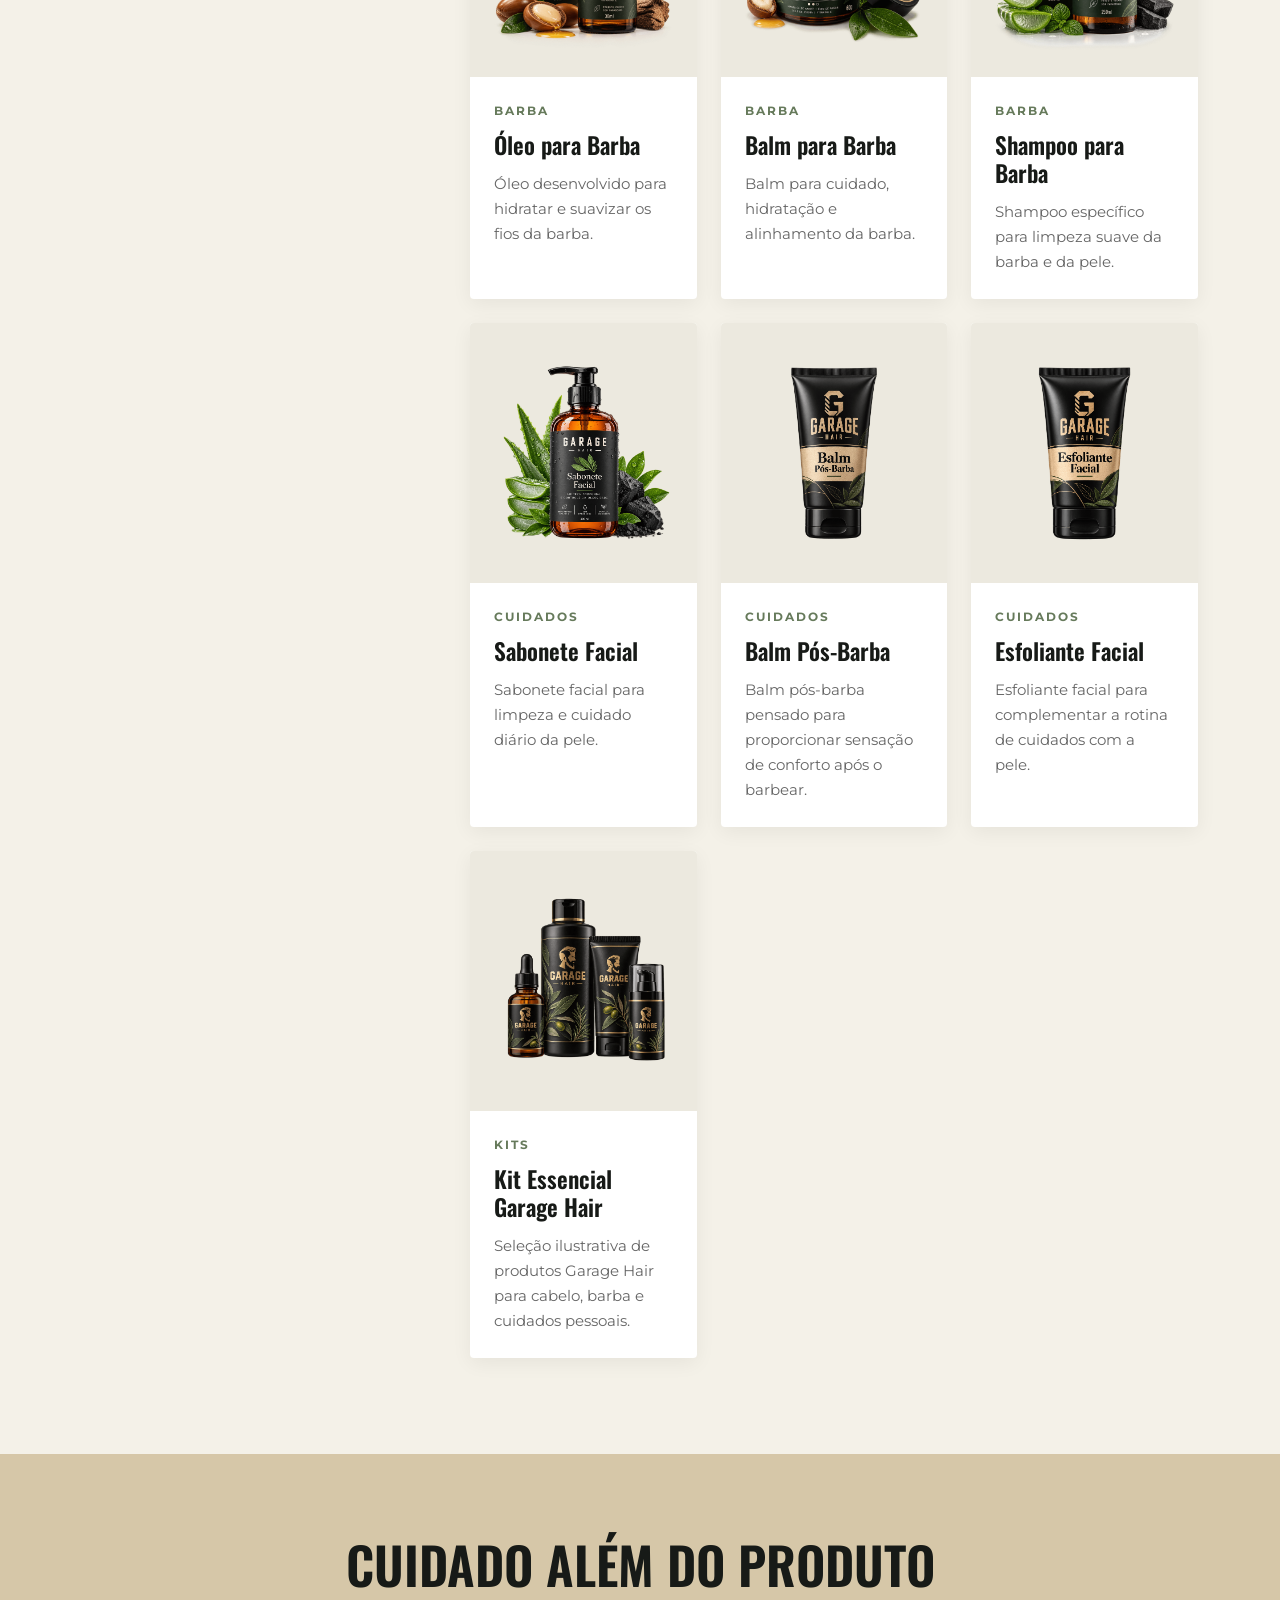
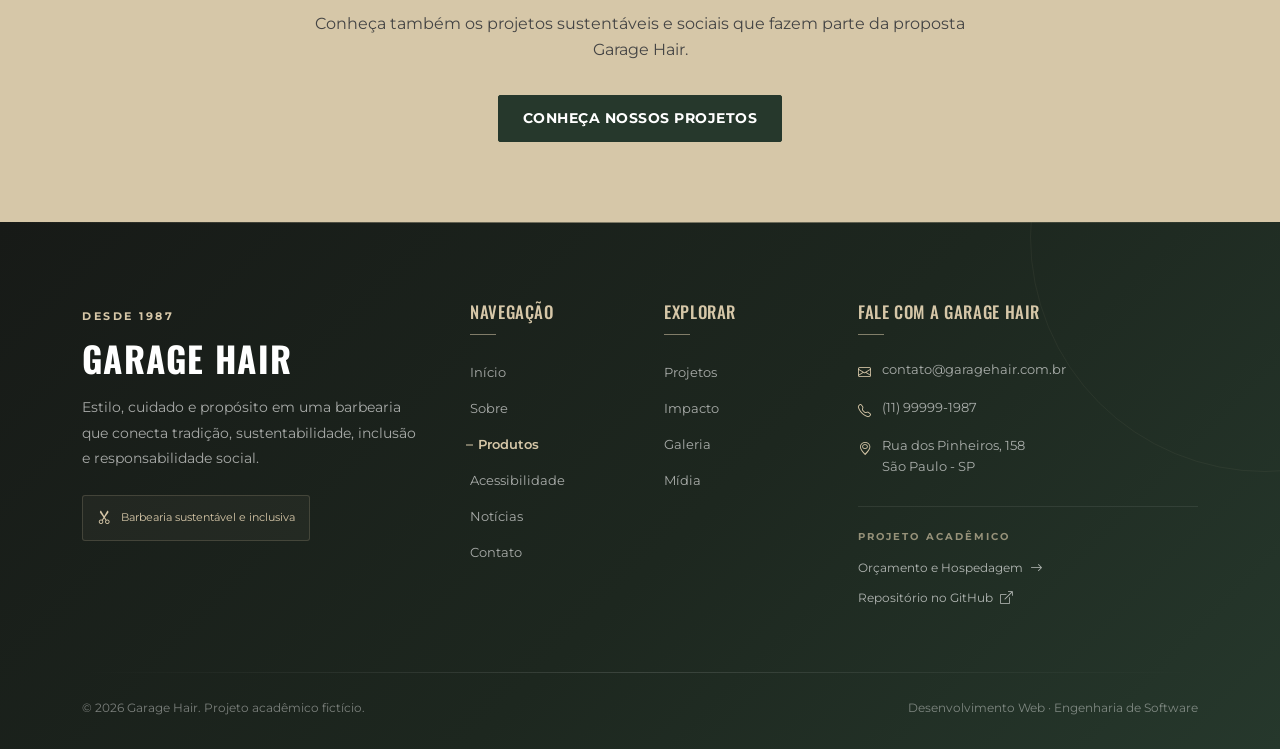
<file: pages/produtos.html>
<!DOCTYPE html>
<html lang="pt-BR">
    <head>
        <meta charset="UTF-8">
        <meta http-equiv="X-UA-Compatible" content="IE=edge">
        <meta name="viewport" content="width=device-width, initial-scale=1.0">

        <meta name="description"
            content="Conheça a linha de produtos Garage Hair para cabelo, barba e cuidados pessoais, com foco em escolhas conscientes e sustentáveis.">

        <!-- Bootstrap — estilos -->
        <link href="https://cdn.jsdelivr.net/npm/bootstrap@5.3.8/dist/css/bootstrap.min.css" rel="stylesheet"
            integrity="sha384-sRIl4kxILFvY47J16cr9ZwB07vP4J8+LH7qKQnuqkuIAvNWLzeN8tE5YBujZqJLB" crossorigin="anonymous">

        <!-- Bootstrap Icons -->
        <link rel="stylesheet" href="https://cdn.jsdelivr.net/npm/bootstrap-icons@1.13.2/font/bootstrap-icons.min.css">

        <!-- Fontes — Google Fonts -->
        <link rel="preconnect" href="https://fonts.googleapis.com">
        <link rel="preconnect" href="https://fonts.gstatic.com" crossorigin>
        <link
            href="https://fonts.googleapis.com/css2?family=Montserrat:ital,wght@0,100..900;1,100..900&family=Oswald:wght@200..700&display=swap"
            rel="stylesheet">

        <!-- Favicon -->
        <link rel="icon" type="image/x-icon" href="../assets/images/icones/favicon.png">

        <!-- CSS global -->
        <link rel="stylesheet" href="../assets/css/style.css">

        <!-- CSS específico da página -->
        <link rel="stylesheet" href="../assets/css/produtos.css">

        <!-- Título -->
        <title>Produtos | Garage Hair</title>
    </head>

    <body data-root="..">
        <a class="pular-conteudo" href="#conteudo-principal">Pular para o conteúdo principal</a>
        <!-- Navegação compartilhada -->
        <header id="navbar-component"></header>

        <main id="conteudo-principal" tabindex="-1">
            <!-- Hero -->
            <section class="produtos-hero">
                <div class="container">
                    <div class="produtos-hero-content">
                        <p class="produtos-hero-subtitle">
                            GARAGE HAIR
                        </p>

                        <h1>
                            Cuidado consciente
                        </h1>

                        <p class="produtos-hero-text">
                            Produtos pensados para cabelo, barba e cuidados
                            pessoais, inspirados em escolhas mais responsáveis.
                        </p>
                    </div>
                </div>
            </section>

            <!-- Loja / catálogo -->
            <section class="section produtos-loja">
                <div class="container">
                    <div class="row g-5">
                        <!-- Banner / carrossel -->
                        <aside class="col-lg-4">
                            <div class="produtos-banner">
                                <div id="carouselProdutos" class="carousel slide carousel-fade" data-bs-ride="carousel" data-bs-pause="false"
                                    role="region" aria-label="Destaques dos produtos" aria-roledescription="carrossel">
                                    <button type="button" class="carousel-pause" data-carousel-pause aria-controls="carouselProdutos">
                                        Pausar slides
                                    </button>
                                    <!-- Indicadores -->
                                    <div class="carousel-indicators">
                                        <button type="button" data-bs-target="#carouselProdutos" data-bs-slide-to="0"
                                            class="active" aria-current="true" aria-label="Banner 1">
                                        </button>

                                        <button type="button" data-bs-target="#carouselProdutos" data-bs-slide-to="1"
                                            aria-label="Banner 2">
                                        </button>

                                        <button type="button" data-bs-target="#carouselProdutos" data-bs-slide-to="2"
                                            aria-label="Banner 3">
                                        </button>

                                    </div>

                                    <div class="carousel-inner">
                                        <!-- Banner 1 -->
                                        <div class="carousel-item active">
                                            <div class="banner-slide banner-natural">
                                                <div class="banner-content">
                                                    <span>
                                                        LINHA NATURAL
                                                    </span>

                                                    <h2>
                                                        Cuidado que começa na origem.
                                                    </h2>

                                                    <p>
                                                        Produtos inspirados em ingredientes
                                                        de origem natural para sua rotina.
                                                    </p>
                                                </div>
                                            </div>
                                        </div>

                                        <!-- Banner 2 -->
                                        <div class="carousel-item">
                                            <div class="banner-slide banner-refil">
                                                <div class="banner-content">
                                                    <span>
                                                        CONSUMO CONSCIENTE
                                                    </span>

                                                    <h2>
                                                        Menos embalagem.
                                                        Mais consciência.
                                                    </h2>

                                                    <p>
                                                        Incentivamos alternativas recicláveis,
                                                        reutilizáveis e com menor desperdício.
                                                    </p>
                                                </div>
                                            </div>
                                        </div>

                                        <!-- Banner 3 -->
                                        <div class="carousel-item">
                                            <div class="banner-slide banner-social">
                                                <div class="banner-content">
                                                    <span>
                                                        IMPACTO POSITIVO
                                                    </span>

                                                    <h2>
                                                        Cuidado que também transforma.
                                                    </h2>

                                                    <p>
                                                        A Garage Hair conecta cuidado pessoal,
                                                        sustentabilidade e responsabilidade social.
                                                    </p>

                                                </div>
                                            </div>
                                        </div>
                                    </div>

                                    <!-- Controles -->
                                    <button class="carousel-control-prev" type="button" data-bs-target="#carouselProdutos"
                                        data-bs-slide="prev">
                                        <span class="carousel-control-prev-icon" aria-hidden="true">
                                        </span>

                                        <span class="visually-hidden">
                                            Anterior
                                        </span>
                                    </button>

                                    <button class="carousel-control-next" type="button" data-bs-target="#carouselProdutos"
                                        data-bs-slide="next">
                                        <span class="carousel-control-next-icon" aria-hidden="true">
                                        </span>

                                        <span class="visually-hidden">
                                            Próximo
                                        </span>
                                    </button>
                                </div>
                            </div>
                        </aside>

                        <!-- Catálogo -->
                        <div class="col-lg-8">
                            <!-- Cabeçalho -->
                            <div class="produtos-header">
                                <div>
                                    <p class="section-subtitle">
                                        NOSSA LINHA
                                    </p>

                                    <h2>
                                        Produtos Garage Hair
                                    </h2>

                                </div>

                                <p>
                                    Explore nossa linha de produtos
                                    para cabelo, barba e cuidados pessoais.
                                </p>
                            </div>

                            <!-- Busca e filtros -->
                            <div class="produtos-controles">
                                <!-- Busca -->
                                <div class="produto-busca">
                                    <label for="busca-produto" class="visually-hidden">
                                        Buscar produto
                                    </label>

                                    <i class="bi bi-search" aria-hidden="true"></i>

                                    <input type="search" id="busca-produto" class="form-control"
                                        placeholder="Buscar produto...">
                                </div>

                                <!-- Ordenação -->
                                <div class="produto-ordenacao">
                                    <label for="ordenar-produtos" class="visually-hidden">
                                        Ordenar produtos
                                    </label>

                                    <select id="ordenar-produtos" class="form-select">
                                        <option value="padrao">
                                            Ordenar por
                                        </option>

                                        <option value="nome-asc">
                                            Nome A-Z
                                        </option>

                                        <option value="nome-desc">
                                            Nome Z-A
                                        </option>
                                    </select>
                                </div>
                            </div>

                            <!-- Categorias -->
                            <div class="produtos-categorias" aria-label="Categorias de produtos">
                                <button class="categoria-btn active" data-categoria="Todos">
                                    Todos
                                </button>

                                <button class="categoria-btn" data-categoria="Cabelo">
                                    Cabelo
                                </button>

                                <button class="categoria-btn" data-categoria="Barba">
                                    Barba
                                </button>

                                <button class="categoria-btn" data-categoria="Cuidados">
                                    Cuidados
                                </button>

                                <button class="categoria-btn" data-categoria="Kits">
                                    Kits
                                </button>
                            </div>

                            <!-- Produtos gerados por JavaScript -->
                            <div id="lista-produtos" class="row g-4">
                                <!-- Os produtos serão carregados | automaticamente pelo produtos.js | através do produtos.json. -->
                            </div>

                            <!-- Mensagem quando não houver resultado -->
                            <div id="sem-produtos" class="sem-produtos text-center d-none">
                                <i class="bi bi-search" aria-hidden="true"></i>

                                <p>
                                    Nenhum produto encontrado.
                                </p>
                            </div>
                        </div>
                    </div>
                </div>
            </section>

            <!-- CTA -->
            <section class="section cta">
                <div class="container text-center">
                    <h2>
                        Cuidado além do produto
                    </h2>

                    <p>
                        Conheça também os projetos sustentáveis e sociais
                        que fazem parte da proposta Garage Hair.
                    </p>

                    <a href="projetos.html" class="btn btn-primary">
                        Conheça nossos projetos
                    </a>
                </div>
            </section>
        </main>

        <!-- Rodapé compartilhado -->
        <footer id="footer-component"></footer>

        <!-- Bootstrap — scripts -->
        <script src="https://cdn.jsdelivr.net/npm/bootstrap@5.3.8/dist/js/bootstrap.bundle.min.js"
            integrity="sha384-FKyoEForCGlyvwx9Hj09JcYn3nv7wiPVlz7YYwJrWVcXK/BmnVDxM+D2scQbITxI" crossorigin="anonymous">
        </script>

        <!-- Componentes compartilhados -->
        <script src="../assets/js/components.js"></script>

        <!-- Acessibilidade — scripts -->
        <script src="../assets/js/acessibilidade.js"></script>

        <!-- Produtos -->
        <script src="../assets/js/produtos.js" defer></script>

        <!-- Comportamentos compartilhados -->
        <script src="../assets/js/script.js" defer></script>
    </body>

</html>
</file>
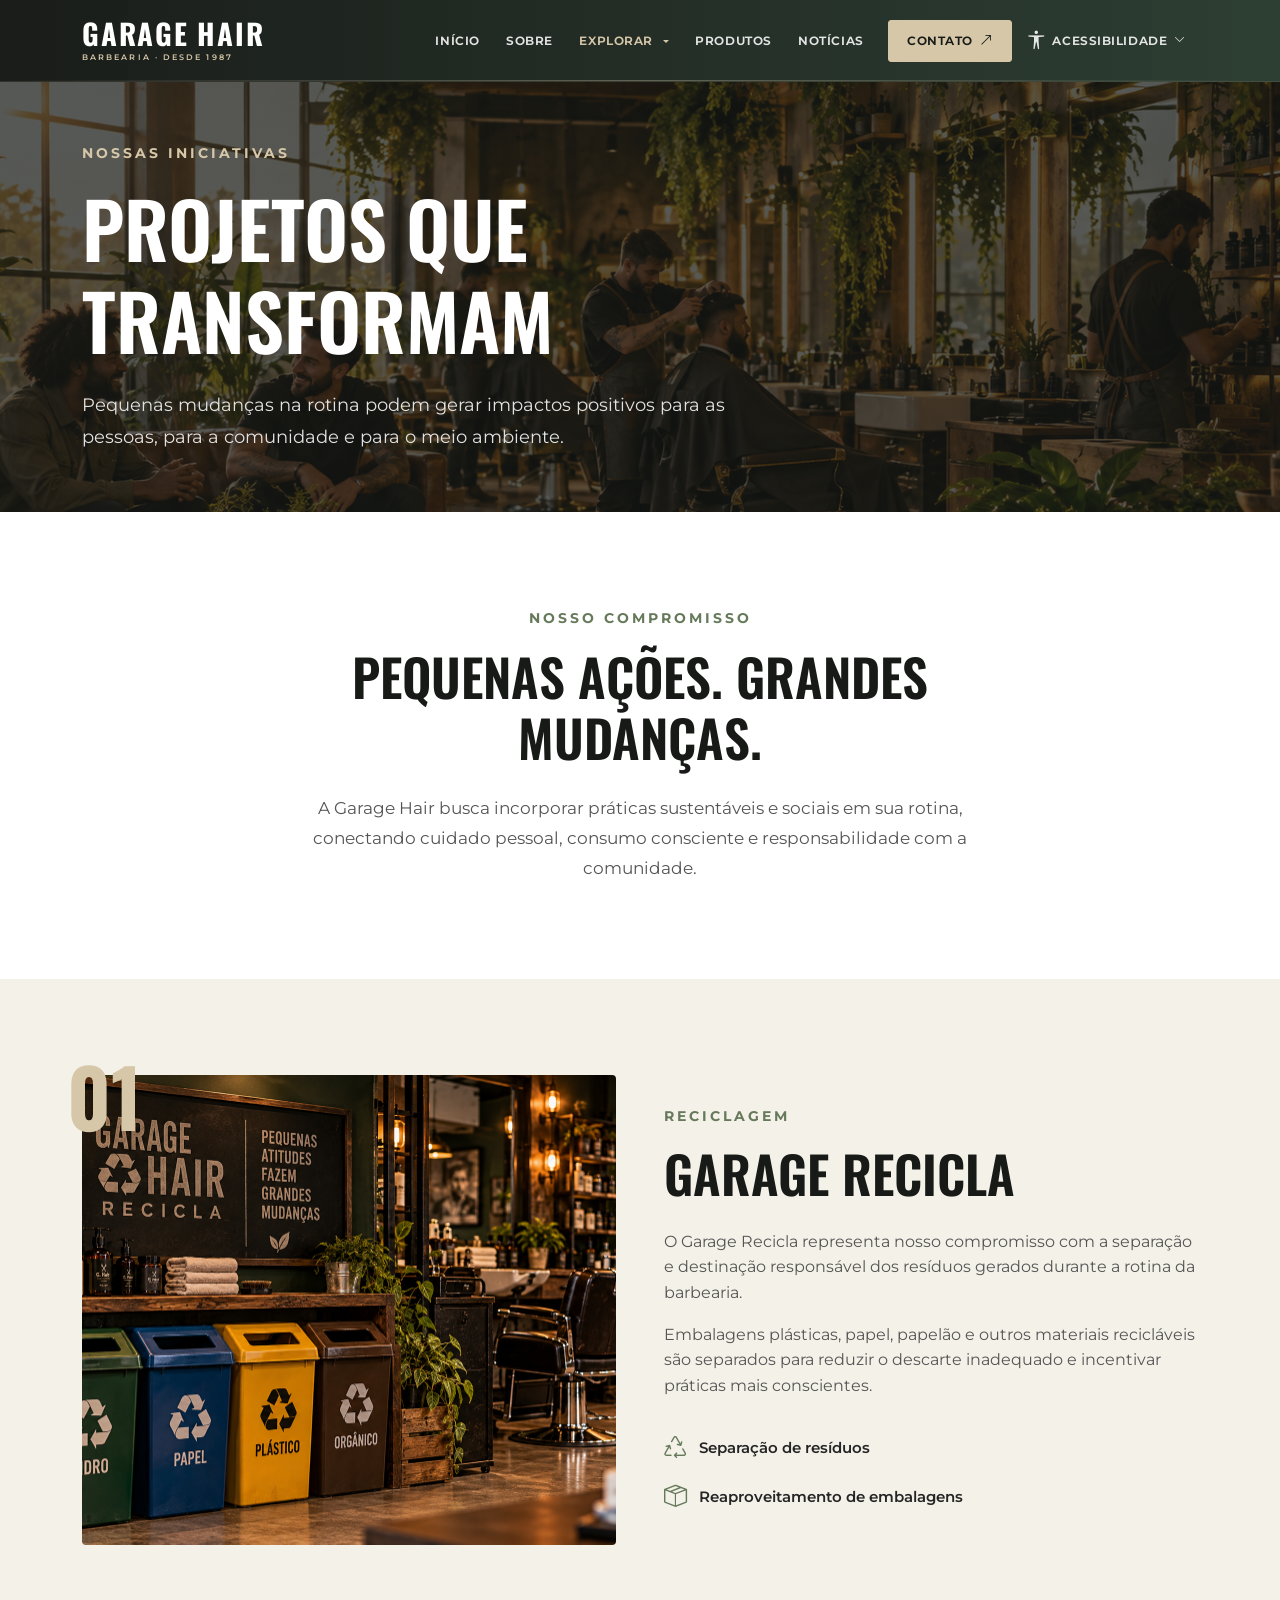
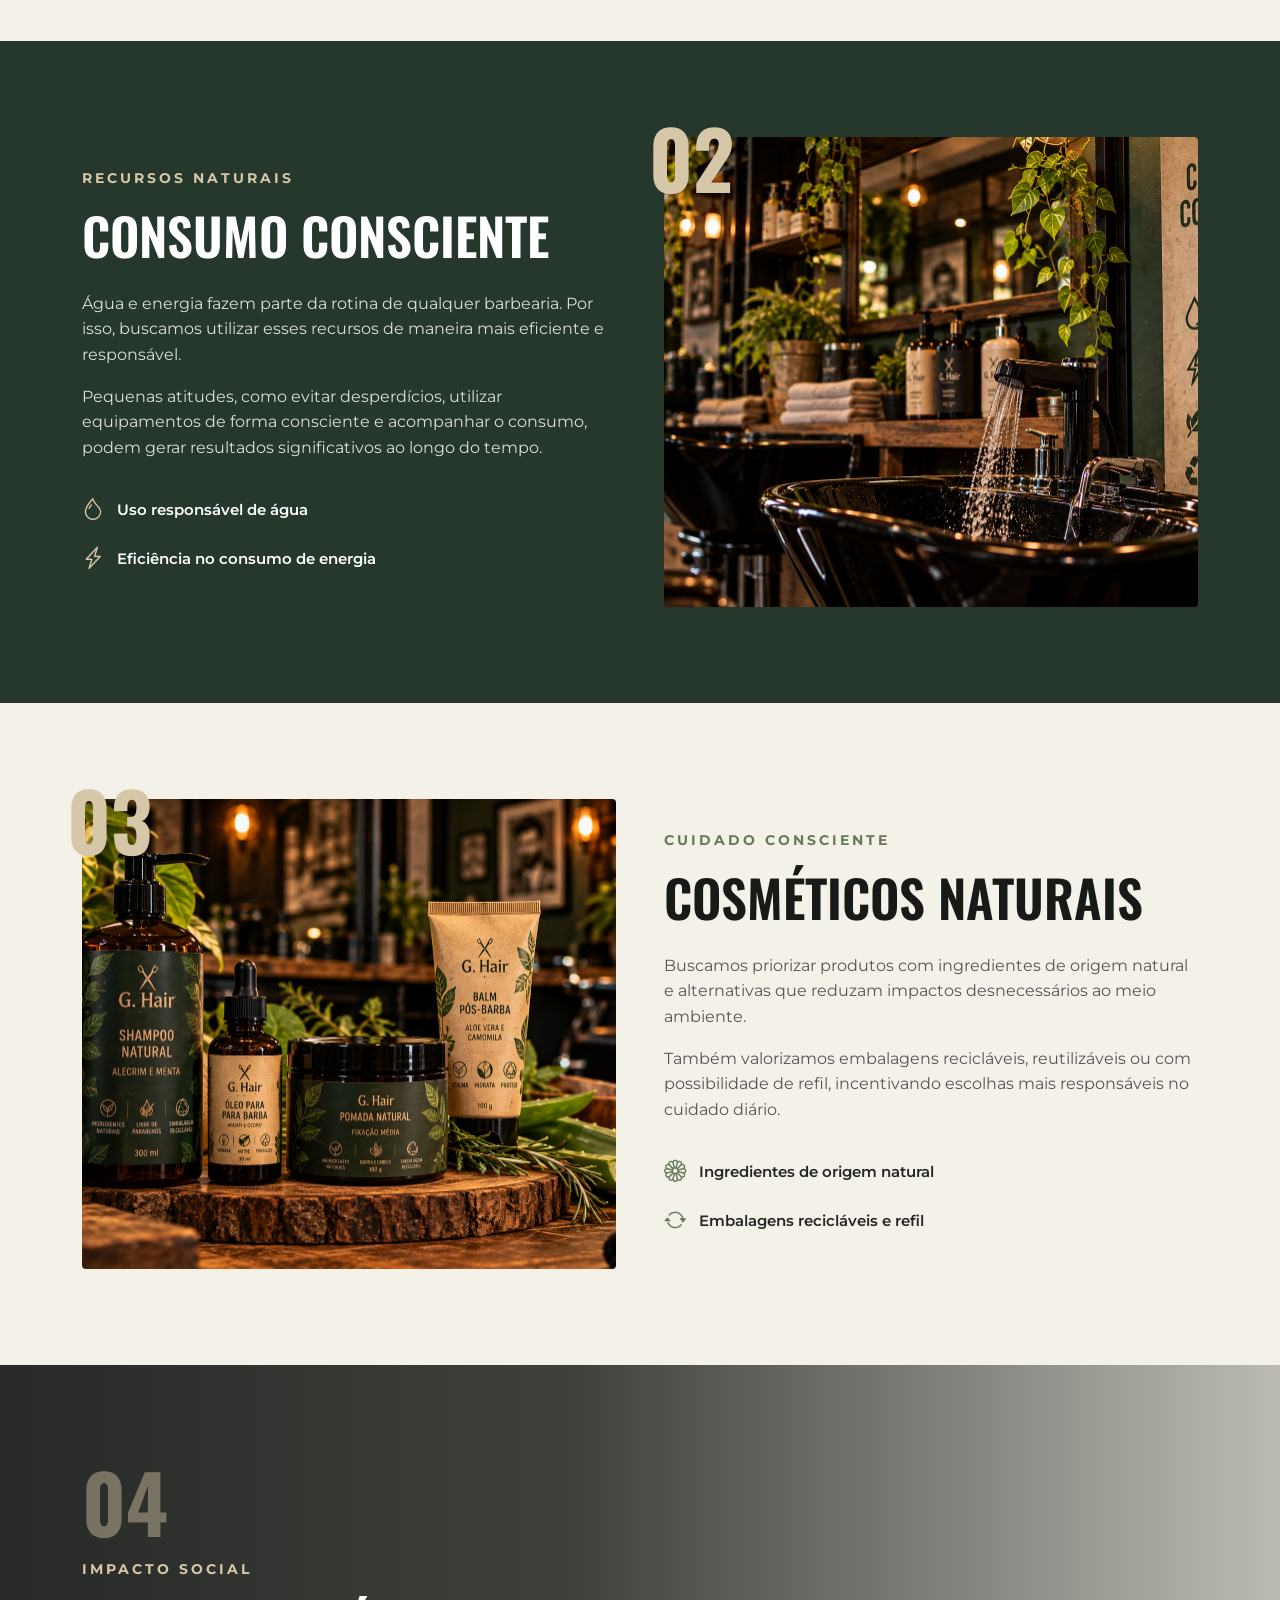
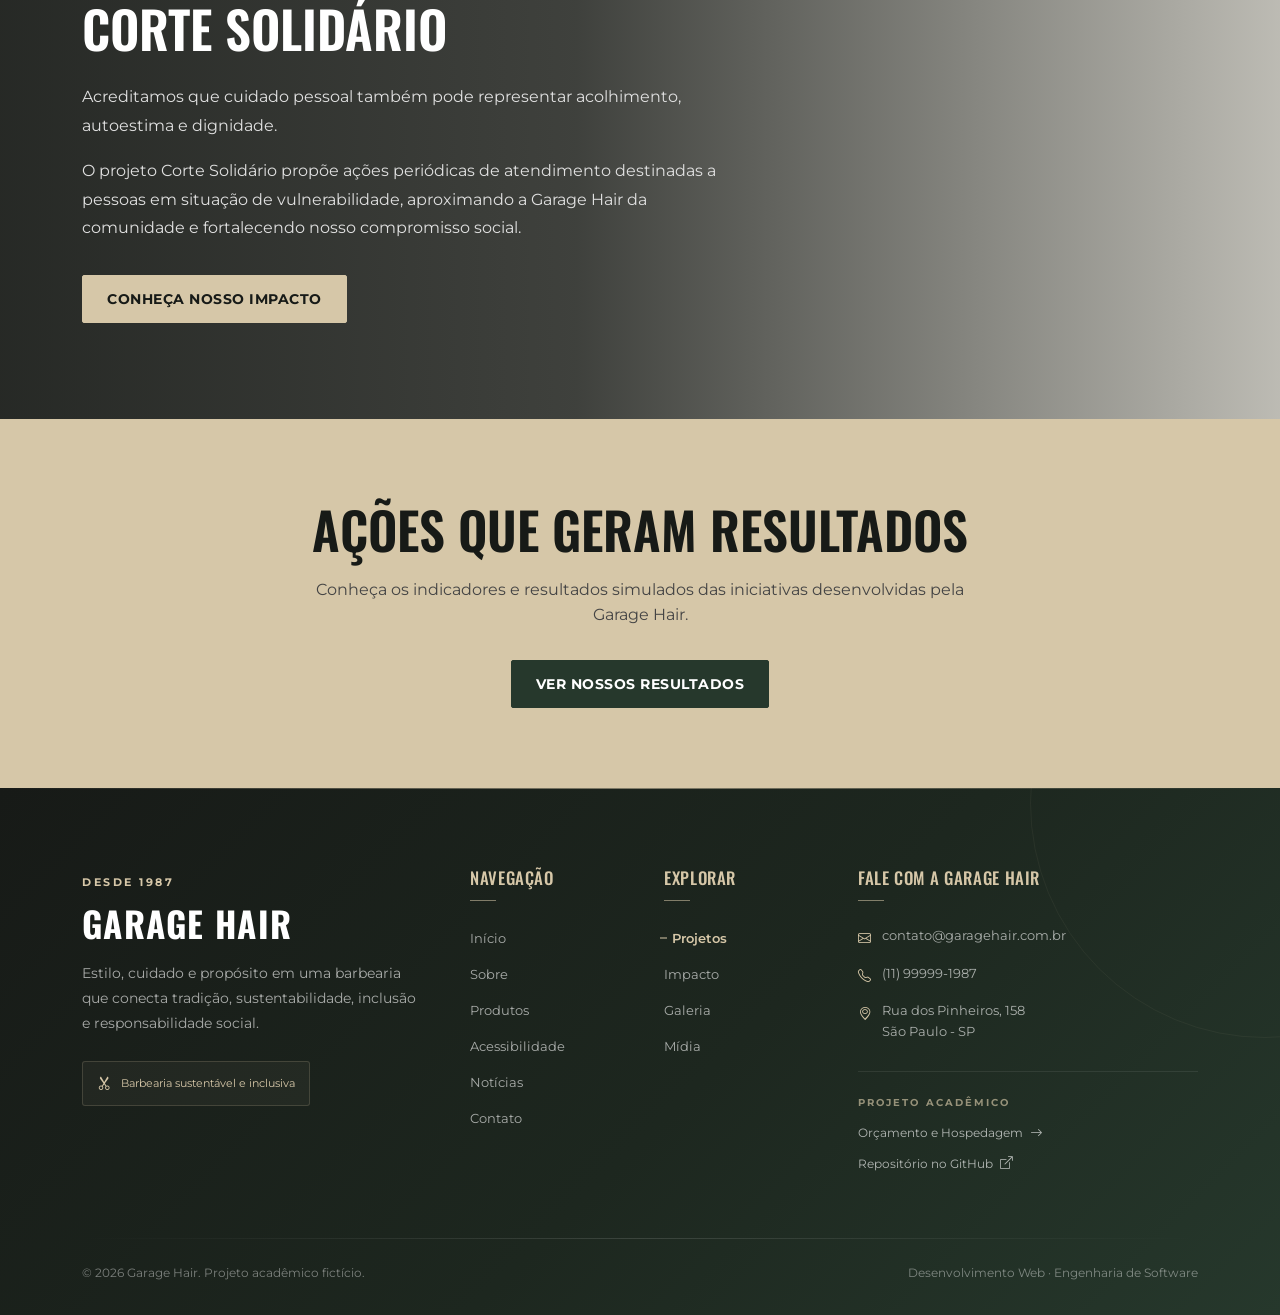
<file: pages/projetos.html>
<!DOCTYPE html>
<html lang="pt-BR">
    <head>
        <meta charset="UTF-8">
        <meta http-equiv="X-UA-Compatible" content="IE=edge">
        <meta name="viewport" content="width=device-width, initial-scale=1.0">
        <meta name="description"
            content="Conheça os projetos da Garage Hair voltados à sustentabilidade, consumo consciente, cosméticos naturais e impacto social.">

        <!-- Bootstrap — estilos -->
        <link href="https://cdn.jsdelivr.net/npm/bootstrap@5.3.8/dist/css/bootstrap.min.css" rel="stylesheet"
            integrity="sha384-sRIl4kxILFvY47J16cr9ZwB07vP4J8+LH7qKQnuqkuIAvNWLzeN8tE5YBujZqJLB" crossorigin="anonymous">

        <!-- Bootstrap Icons -->
        <link rel="stylesheet" href="https://cdn.jsdelivr.net/npm/bootstrap-icons@1.13.2/font/bootstrap-icons.min.css">

        <!-- Fontes — Google Fonts -->
        <link rel="preconnect" href="https://fonts.googleapis.com">
        <link rel="preconnect" href="https://fonts.gstatic.com" crossorigin>
        <link
            href="https://fonts.googleapis.com/css2?family=Montserrat:ital,wght@0,100..900;1,100..900&family=Oswald:wght@200..700&display=swap"
            rel="stylesheet">

        <!-- Favicon -->
        <link rel="icon" type="image/x-icon" href="../assets/images/icones/favicon.png">

        <!-- CSS global -->
        <link rel="stylesheet" href="../assets/css/style.css">

        <!-- CSS específico da página -->
        <link rel="stylesheet" href="../assets/css/projetos.css">

        <title>Projetos | Garage Hair</title>
    </head>

    <body data-root="..">
        <a class="pular-conteudo" href="#conteudo-principal">Pular para o conteúdo principal</a>
        <!-- Navegação compartilhada -->
        <header id="navbar-component"></header>

        <!-- Conteúdo principal -->
        <main id="conteudo-principal" tabindex="-1">
            <!-- Hero -->
            <section class="projetos-hero">
                <div class="container">
                    <div class="projetos-hero-content">
                        <p class="projetos-hero-subtitle">
                            NOSSAS INICIATIVAS
                        </p>

                        <h1>
                            Projetos que transformam
                        </h1>

                        <p class="projetos-hero-text">
                            Pequenas mudanças na rotina podem gerar impactos
                            positivos para as pessoas, para a comunidade e
                            para o meio ambiente.
                        </p>
                    </div>
                </div>
            </section>

            <!-- Introdução -->
            <section class="section projetos-intro">
                <div class="container">
                    <div class="row justify-content-center">
                        <div class="col-lg-8 text-center">
                            <p class="section-subtitle">
                                NOSSO COMPROMISSO
                            </p>

                            <h2>
                                Pequenas ações.
                                Grandes mudanças.
                            </h2>

                            <p class="projetos-intro-text">
                                A Garage Hair busca incorporar práticas sustentáveis
                                e sociais em sua rotina, conectando cuidado pessoal,
                                consumo consciente e responsabilidade com a comunidade.
                            </p>
                        </div>
                    </div>
                </div>
            </section>

            <!-- Projeto 01 - garage recicla -->
            <section class="section projeto projeto-claro">
                <div class="container">
                    <div class="row align-items-center g-5">
                        <!-- Imagem -->
                        <div class="col-lg-6">
                            <div class="projeto-image-wrapper">
                                <img src="../assets/images/projetos/garage_recicla.png" class="projeto-image"
                                    alt="Materiais recicláveis separados e organizados para descarte responsável">

                                <span class="projeto-numero">
                                    01
                                </span>
                            </div>
                        </div>

                        <!-- Conteúdo -->
                        <div class="col-lg-6">
                            <p class="section-subtitle">
                                RECICLAGEM
                            </p>

                            <h2>
                                Garage Recicla
                            </h2>

                            <p>
                                O Garage Recicla representa nosso compromisso com
                                a separação e destinação responsável dos resíduos
                                gerados durante a rotina da barbearia.
                            </p>

                            <p>
                                Embalagens plásticas, papel, papelão e outros
                                materiais recicláveis são separados para reduzir
                                o descarte inadequado e incentivar práticas mais
                                conscientes.
                            </p>

                            <div class="projeto-destaques">
                                <div class="projeto-destaque">
                                    <i class="bi bi-recycle" aria-hidden="true"></i>

                                    <span>
                                        Separação de resíduos
                                    </span>
                                </div>

                                <div class="projeto-destaque">
                                    <i class="bi bi-box-seam" aria-hidden="true"></i>

                                    <span>
                                        Reaproveitamento de embalagens
                                    </span>
                                </div>
                            </div>
                        </div>
                    </div>
                </div>
            </section>

            <!-- Projeto 02 - consumo consciente -->
            <section class="section projeto projeto-verde">
                <div class="container">
                    <div class="row align-items-center g-5">
                        <!-- Conteúdo -->
                        <div class="col-lg-6 order-2 order-lg-1">
                            <p class="section-subtitle">
                                RECURSOS NATURAIS
                            </p>

                            <h2>
                                Consumo consciente
                            </h2>

                            <p>
                                Água e energia fazem parte da rotina de qualquer
                                barbearia. Por isso, buscamos utilizar esses
                                recursos de maneira mais eficiente e responsável.
                            </p>

                            <p>
                                Pequenas atitudes, como evitar desperdícios,
                                utilizar equipamentos de forma consciente e
                                acompanhar o consumo, podem gerar resultados
                                significativos ao longo do tempo.
                            </p>

                            <div class="projeto-destaques">
                                <div class="projeto-destaque">
                                    <i class="bi bi-droplet" aria-hidden="true"></i>
                                    <span>
                                        Uso responsável de água
                                    </span>
                                </div>

                                <div class="projeto-destaque">
                                    <i class="bi bi-lightning-charge" aria-hidden="true"></i>
                                    <span>
                                        Eficiência no consumo de energia
                                    </span>
                                </div>
                            </div>
                        </div>

                        <!-- Imagem -->
                        <div class="col-lg-6 order-1 order-lg-2">
                            <div class="projeto-image-wrapper">
                                <img src="../assets/images/projetos/consumo_consciente.png" class="projeto-image"
                                    alt="Ambiente de barbearia representando o uso consciente de água e energia">

                                <span class="projeto-numero">
                                    02
                                </span>
                            </div>
                        </div>
                    </div>
                </div>
            </section>

            <!-- Projeto 03 - cosméticos naturais -->
            <section class="section projeto projeto-claro">
                <div class="container">
                    <div class="row align-items-center g-5">
                        <!-- Imagem -->
                        <div class="col-lg-6">
                            <div class="projeto-image-wrapper">
                                <img src="../assets/images/projetos/cosmeticos_naturais.png" class="projeto-image"
                                    alt="Produtos naturais para cuidados com cabelo e barba em embalagens sustentáveis">

                                <span class="projeto-numero">
                                    03
                                </span>
                            </div>
                        </div>

                        <!-- Conteúdo -->
                        <div class="col-lg-6">
                            <p class="section-subtitle">
                                CUIDADO CONSCIENTE
                            </p>

                            <h2>
                                Cosméticos naturais
                            </h2>

                            <p>
                                Buscamos priorizar produtos com ingredientes de
                                origem natural e alternativas que reduzam impactos
                                desnecessários ao meio ambiente.
                            </p>

                            <p>
                                Também valorizamos embalagens recicláveis,
                                reutilizáveis ou com possibilidade de refil,
                                incentivando escolhas mais responsáveis no
                                cuidado diário.
                            </p>

                            <div class="projeto-destaques">
                                <div class="projeto-destaque">
                                    <i class="bi bi-flower1" aria-hidden="true"></i>
                                    <span>
                                        Ingredientes de origem natural
                                    </span>
                                </div>

                                <div class="projeto-destaque">
                                    <i class="bi bi-arrow-repeat" aria-hidden="true"></i>
                                    <span>
                                        Embalagens recicláveis e refil
                                    </span>
                                </div>
                            </div>
                        </div>
                    </div>
                </div>
            </section>

            <!-- Projeto 04 - corte solidário -->
            <section class="corte-solidario">
                <div class="corte-solidario-overlay">
                    <div class="container">
                        <div class="row">
                            <div class="col-lg-7">
                                <span class="projeto-numero projeto-numero-solidario">
                                    04
                                </span>

                                <p class="section-subtitle">
                                    IMPACTO SOCIAL
                                </p>

                                <h2>
                                    Corte Solidário
                                </h2>

                                <p>
                                    Acreditamos que cuidado pessoal também pode
                                    representar acolhimento, autoestima e dignidade.
                                </p>

                                <p>
                                    O projeto Corte Solidário propõe ações periódicas
                                    de atendimento destinadas a pessoas em situação
                                    de vulnerabilidade, aproximando a Garage Hair da
                                    comunidade e fortalecendo nosso compromisso social.
                                </p>

                                <a href="impacto.html" class="btn btn-primary">
                                    Conheça nosso impacto
                                </a>
                            </div>
                        </div>
                    </div>
                </div>
            </section>

            <!-- CTA -->
            <section class="section cta">
                <div class="container text-center">
                    <h2>
                        Ações que geram resultados
                    </h2>

                    <p>
                        Conheça os indicadores e resultados simulados das
                        iniciativas desenvolvidas pela Garage Hair.
                    </p>

                    <a href="impacto.html" class="btn btn-primary">
                        Ver nossos resultados
                    </a>
                </div>
            </section>
        </main>

        <!-- Rodapé compartilhado -->
        <footer id="footer-component"></footer>

        <!-- Bootstrap — scripts -->
        <script src="https://cdn.jsdelivr.net/npm/bootstrap@5.3.8/dist/js/bootstrap.bundle.min.js"
            integrity="sha384-FKyoEForCGlyvwx9Hj09JcYn3nv7wiPVlz7YYwJrWVcXK/BmnVDxM+D2scQbITxI" crossorigin="anonymous">
        </script>

        <!-- Componentes compartilhados -->
        <script src="../assets/js/components.js"></script>

        <!-- Acessibilidade — scripts -->
        <script src="../assets/js/acessibilidade.js"></script>

        <!-- Comportamentos compartilhados -->
        <script src="../assets/js/script.js" defer></script>
    </body>

</html>
</file>
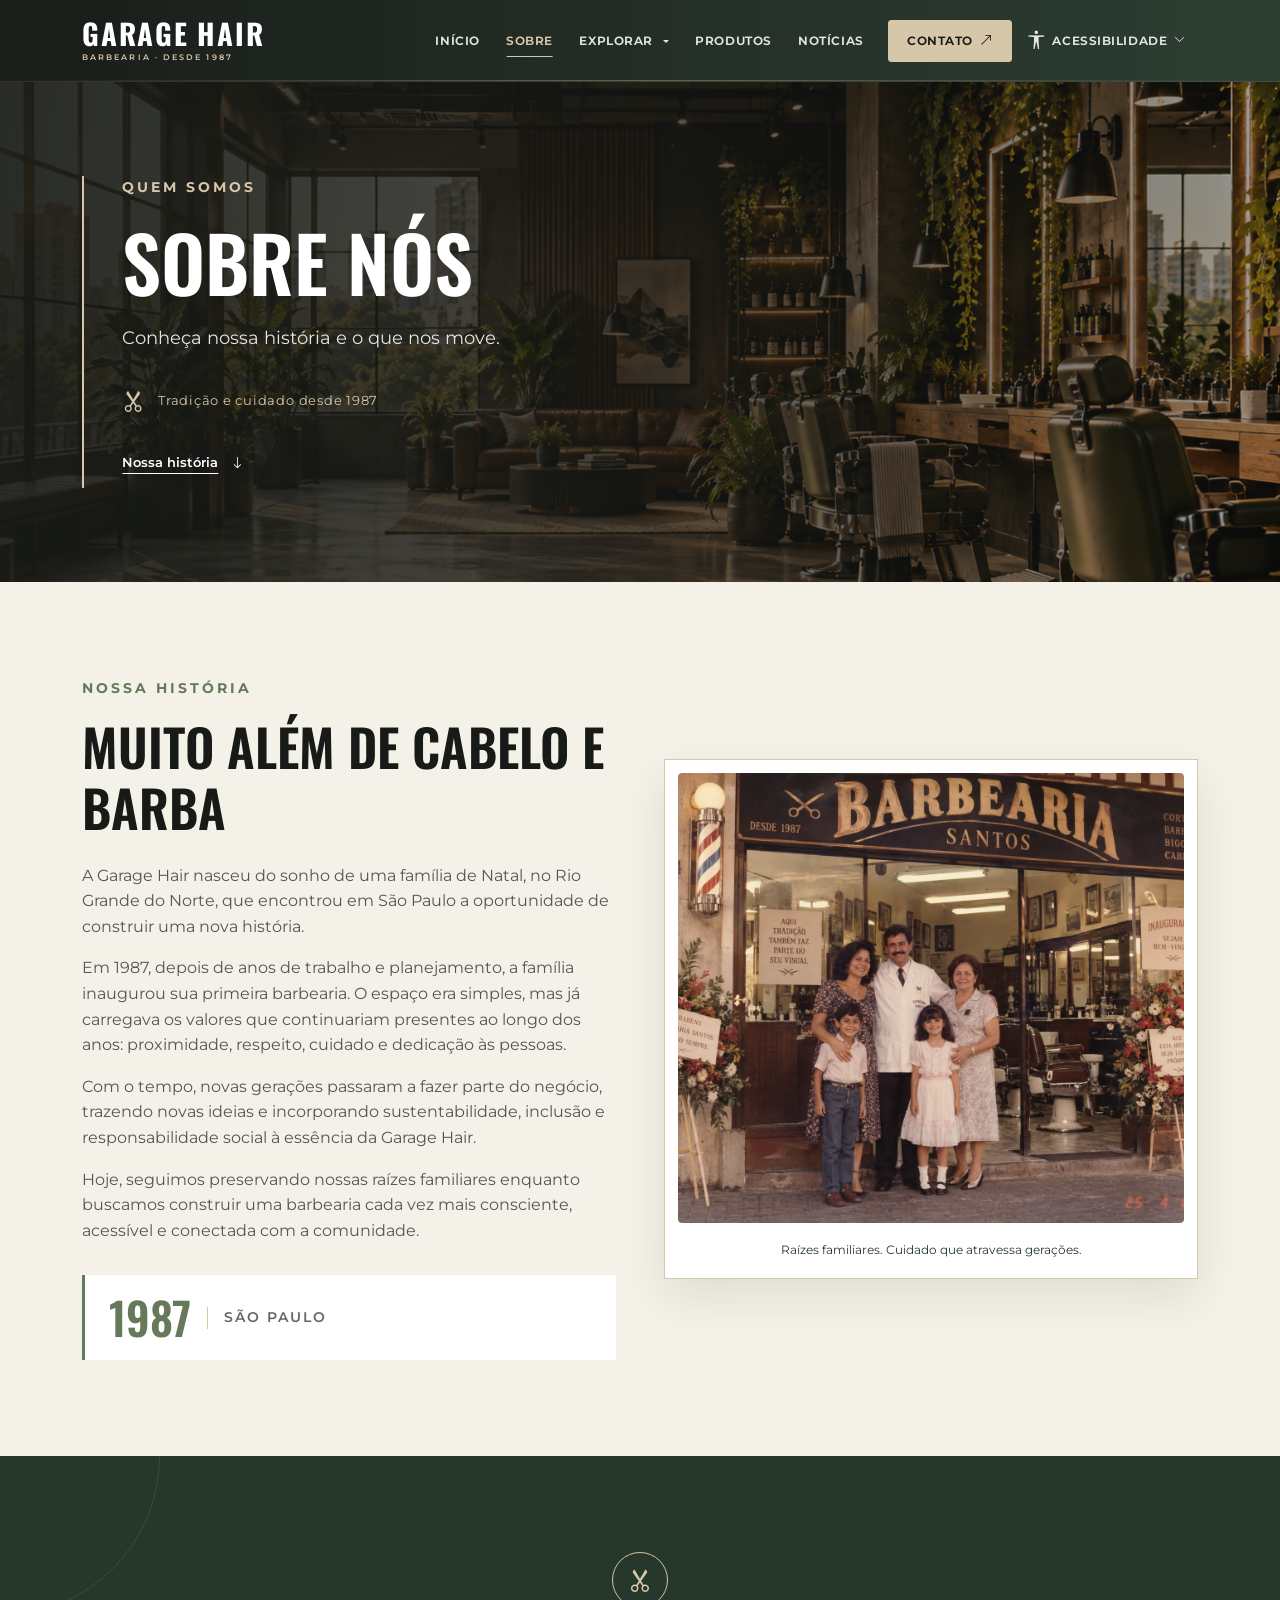
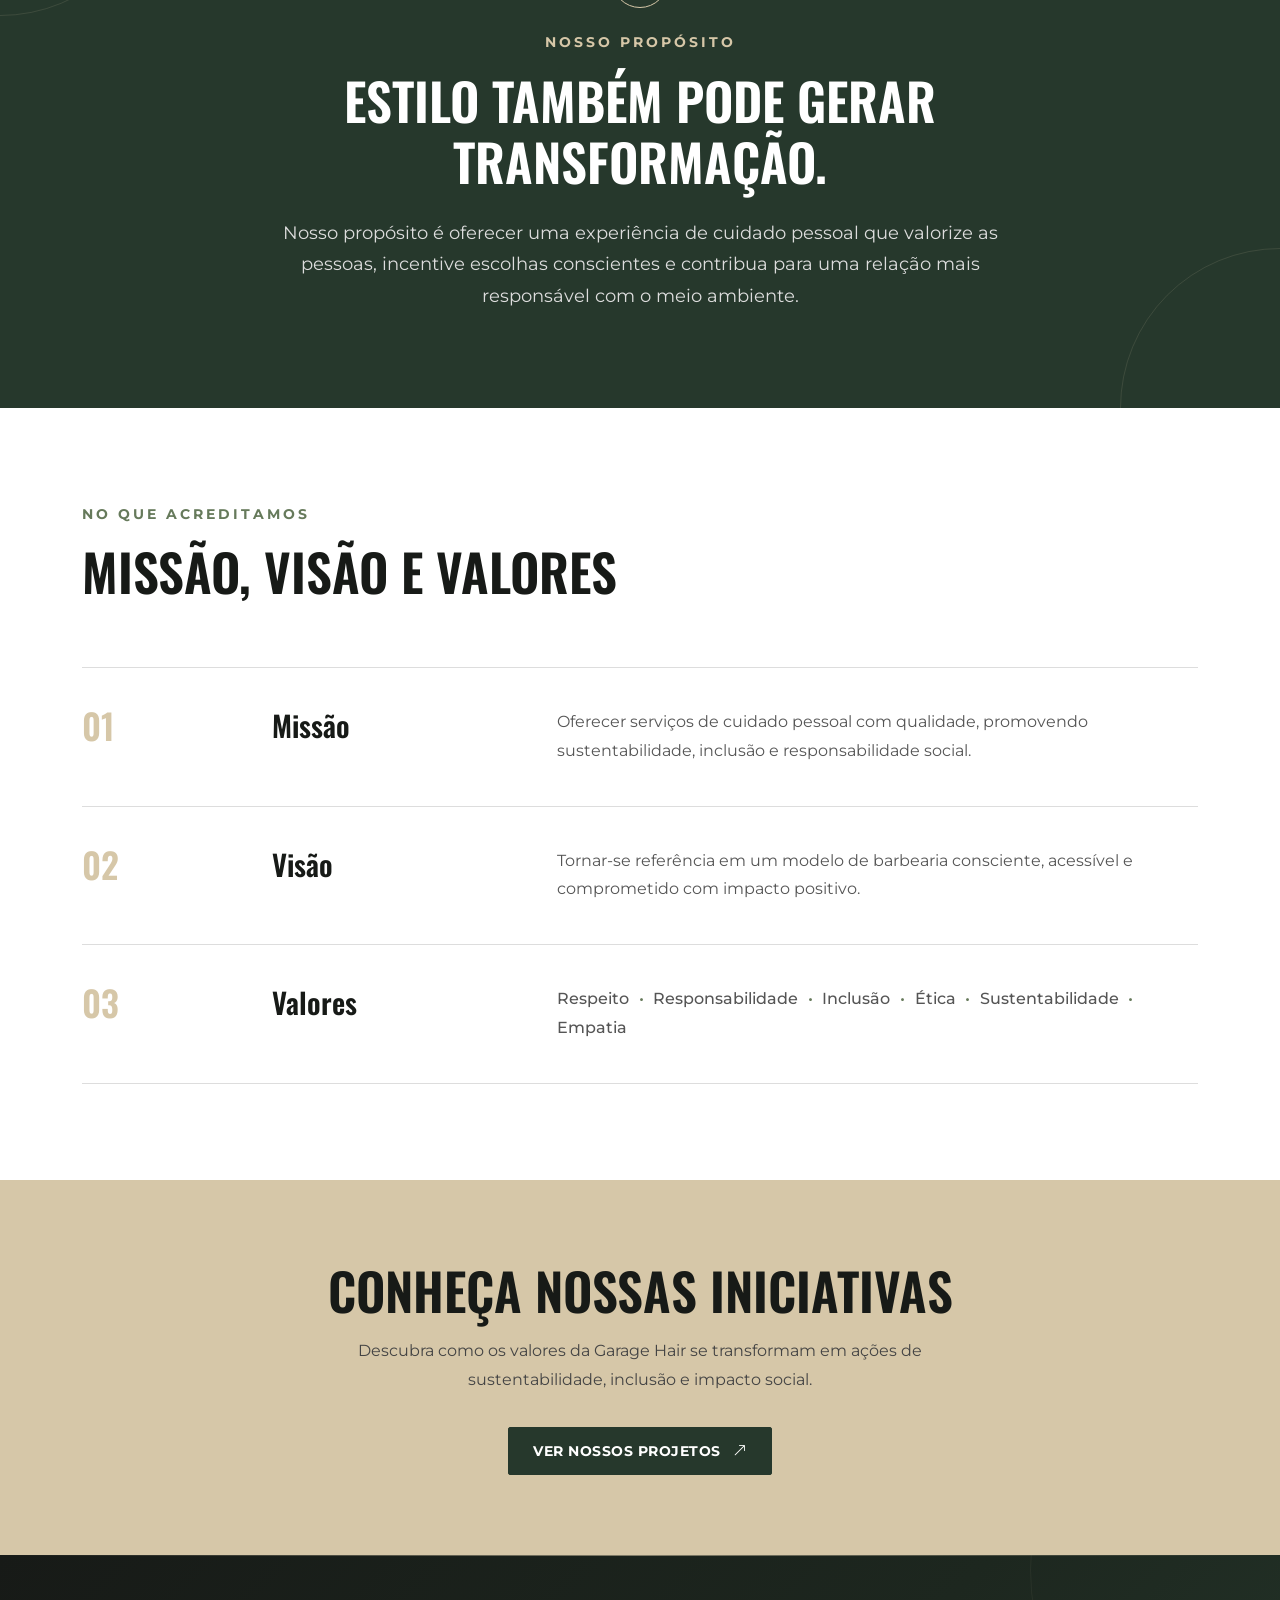
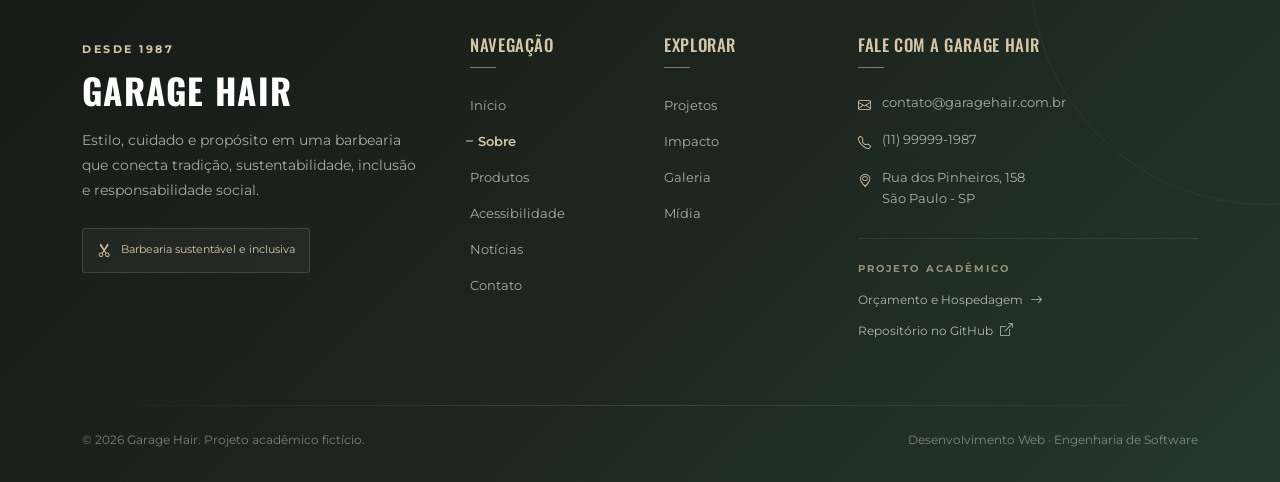
<file: pages/sobre.html>
<!DOCTYPE html>
<html lang="pt-BR">
    <head>
        <meta charset="UTF-8">
        <meta http-equiv="X-UA-Compatible" content="IE=edge">
        <meta name="viewport" content="width=device-width, initial-scale=1.0">
        <meta name="description"
            content="Conheça a história da Garage Hair, seus valores, missão e propósito como barbearia sustentável, inclusiva e socialmente responsável.">

        <!-- Bootstrap — estilos -->
        <link href="https://cdn.jsdelivr.net/npm/bootstrap@5.3.8/dist/css/bootstrap.min.css" rel="stylesheet"
            integrity="sha384-sRIl4kxILFvY47J16cr9ZwB07vP4J8+LH7qKQnuqkuIAvNWLzeN8tE5YBujZqJLB" crossorigin="anonymous">

        <!-- Bootstrap Icons -->
        <link rel="stylesheet" href="https://cdn.jsdelivr.net/npm/bootstrap-icons@1.13.2/font/bootstrap-icons.min.css">

        <!-- Fontes — Google Fonts -->
        <link rel="preconnect" href="https://fonts.googleapis.com">
        <link rel="preconnect" href="https://fonts.gstatic.com" crossorigin>
        <link
            href="https://fonts.googleapis.com/css2?family=Montserrat:ital,wght@0,100..900;1,100..900&family=Oswald:wght@200..700&display=swap"
            rel="stylesheet">

        <!-- Favicon -->
        <link rel="icon" type="image/x-icon" href="../assets/images/icones/favicon.png">

        <!-- CSS global -->
        <link rel="stylesheet" href="../assets/css/style.css">

        <!-- CSS específico da página -->
        <link rel="stylesheet" href="../assets/css/sobre.css">

        <title>Sobre Nós | Garage Hair</title>
    </head>

    <body data-root=".." class="sobre-page">
        <a class="pular-conteudo" href="#conteudo-principal">Pular para o conteúdo principal</a>
        <!-- Navegação compartilhada -->
        <header id="navbar-component"></header>

        <!-- Conteúdo principal -->
        <main id="conteudo-principal" tabindex="-1">
            <!-- Hero -->
            <section class="sobre-hero">
                <div class="container">
                    <div class="sobre-hero-content">
                        <p class="sobre-hero-subtitle">
                            QUEM SOMOS
                        </p>

                        <h1>
                            Sobre nós
                        </h1>

                        <p class="sobre-hero-text">
                            Conheça nossa história e o que nos move.
                        </p>

                        <div class="sobre-hero-signature">
                            <i class="bi bi-scissors" aria-hidden="true"></i>
                            <span>Tradição e cuidado desde 1987</span>
                        </div>

                        <a class="sobre-history-link" href="#nossa-historia">
                            Nossa história
                            <i class="bi bi-arrow-down" aria-hidden="true"></i>
                        </a>
                    </div>
                </div>
            </section>

            <!-- Nossa História -->
            <section class="section historia" id="nossa-historia">
                <div class="container">
                    <div class="row align-items-center g-5">
                        <!-- Texto -->
                        <div class="col-lg-6" data-reveal>
                            <p class="section-subtitle">
                                NOSSA HISTÓRIA
                            </p>

                            <h2>
                                Muito além de cabelo e barba
                            </h2>

                            <p>
                                A Garage Hair nasceu do sonho de uma família de Natal, no Rio Grande do Norte, que encontrou
                                em São Paulo a oportunidade de construir uma nova história.
                            </p>

                            <p>
                                Em 1987, depois de anos de trabalho e planejamento, a família inaugurou sua primeira
                                barbearia. O espaço era simples, mas já carregava os valores que continuariam presentes ao
                                longo dos anos: proximidade, respeito, cuidado e dedicação às pessoas.
                            </p>

                            <p>
                                Com o tempo, novas gerações passaram a fazer parte do negócio, trazendo novas ideias e
                                incorporando sustentabilidade, inclusão e responsabilidade social à essência da Garage Hair.
                            </p>

                            <p>
                                Hoje, seguimos preservando nossas raízes familiares enquanto buscamos construir uma
                                barbearia cada vez mais consciente, acessível e conectada com a comunidade.
                            </p>

                            <!-- Destaque -->
                            <div class="historia-destaque">
                                <span class="historia-ano">
                                    1987
                                </span>

                                <span class="historia-local">
                                    São Paulo
                                </span>
                            </div>
                        </div>

                        <!-- Imagem -->
                        <div class="col-lg-6">
                            <figure class="historia-retrato" data-reveal>
                                <div class="historia-retrato-imagem">
                                    <img src="../assets/images/sobre/nossa_historia.png" class="img-fluid sobre-image"
                                        alt="Registro inspirado nas origens familiares da Garage Hair" loading="lazy">
                                </div>
                                <figcaption>Raízes familiares. Cuidado que atravessa gerações.</figcaption>
                            </figure>
                        </div>
                    </div>
                </div>
            </section>

            <!-- Propósito -->
            <section class="section proposito">
                <div class="container">
                    <div class="row justify-content-center">
                        <div class="col-lg-9 text-center" data-reveal>
                            <i class="bi bi-scissors proposito-icon" aria-hidden="true"></i>
                            <p class="section-subtitle">
                                NOSSO PROPÓSITO
                            </p>

                            <h2>
                                Estilo também pode gerar transformação.
                            </h2>

                            <p class="proposito-text">
                                Nosso propósito é oferecer uma experiência de
                                cuidado pessoal que valorize as pessoas, incentive
                                escolhas conscientes e contribua para uma relação
                                mais responsável com o meio ambiente.
                            </p>
                        </div>
                    </div>
                </div>
            </section>

            <!-- Missão, Visão e Valores -->
            <section class="section identidade">
                <div class="container">
                    <!-- Título -->
                    <div class="identidade-header">
                        <p class="section-subtitle">
                            NO QUE ACREDITAMOS
                        </p>

                        <h2>
                            Missão, visão e valores
                        </h2>
                    </div>

                    <!-- Missão -->
                    <article class="identidade-item" data-reveal>
                        <div class="row align-items-start">
                            <div class="col-md-2">
                                <span class="identidade-numero">
                                    01
                                </span>
                            </div>

                            <div class="col-md-3">
                                <h3>
                                    Missão
                                </h3>
                            </div>

                            <div class="col-md-7">
                                <p>
                                    Oferecer serviços de cuidado pessoal com
                                    qualidade, promovendo sustentabilidade,
                                    inclusão e responsabilidade social.
                                </p>
                            </div>
                        </div>
                    </article>

                    <!-- Visão -->
                    <article class="identidade-item" data-reveal>
                        <div class="row align-items-start">
                            <div class="col-md-2">
                                <span class="identidade-numero">
                                    02
                                </span>
                            </div>

                            <div class="col-md-3">
                                <h3>
                                    Visão
                                </h3>
                            </div>

                            <div class="col-md-7">
                                <p>
                                    Tornar-se referência em um modelo de
                                    barbearia consciente, acessível e comprometido
                                    com impacto positivo.
                                </p>
                            </div>
                        </div>
                    </article>

                    <!-- Valores -->
                    <article class="identidade-item" data-reveal>
                        <div class="row align-items-start">
                            <div class="col-md-2">
                                <span class="identidade-numero">
                                    03
                                </span>
                            </div>

                            <div class="col-md-3">
                                <h3>
                                    Valores
                                </h3>
                            </div>

                            <div class="col-md-7">
                                <p class="valores-lista">
                                    Respeito
                                    <span>•</span>
                                    Responsabilidade
                                    <span>•</span>
                                    Inclusão
                                    <span>•</span>
                                    Ética
                                    <span>•</span>
                                    Sustentabilidade
                                    <span>•</span>
                                    Empatia
                                </p>
                            </div>
                        </div>
                    </article>
                </div>
            </section>

            <!-- CTA -->
            <section class="section cta">
                <div class="container text-center">
                    <h2>
                        Conheça nossas iniciativas
                    </h2>

                    <p>
                        Descubra como os valores da Garage Hair se transformam
                        em ações de sustentabilidade, inclusão e impacto social.
                    </p>

                    <a href="projetos.html" class="btn btn-primary">

                        Ver nossos projetos
                        <i class="bi bi-arrow-up-right" aria-hidden="true"></i>
                    </a>
                </div>
            </section>
        </main>

        <!-- Rodapé compartilhado -->
        <footer id="footer-component"></footer>

        <!-- Bootstrap — scripts -->
        <script src="https://cdn.jsdelivr.net/npm/bootstrap@5.3.8/dist/js/bootstrap.bundle.min.js"
            integrity="sha384-FKyoEForCGlyvwx9Hj09JcYn3nv7wiPVlz7YYwJrWVcXK/BmnVDxM+D2scQbITxI" crossorigin="anonymous">
        </script>

        <!-- Componentes compartilhados -->
        <script src="../assets/js/components.js"></script>

        <!-- Acessibilidade — scripts -->
        <script src="../assets/js/acessibilidade.js"></script>

        <!-- Comportamentos compartilhados -->
        <script src="../assets/js/script.js" defer></script>
    </body>

</html>
</file>
<file: assets/css/style.css>
/*
 * Garage Hair
 * CSS global
 */
/* Variáveis */
:root {
    --garage-dark: #171a17;
    --garage-green: #26382c;
    --garage-olive: #667a5b;
    --garage-beige: #d6c7a8;
    --garage-light: #f4f1e8;
    --garage-text: #252525;
    --garage-white: #ffffff;
    --transition: 0.35s cubic-bezier(0.22, 0.61, 0.36, 1);
    --transition-image: 0.6s cubic-bezier(0.22, 0.61, 0.36, 1);
}

/* Configurações gerais */
html {
    scroll-behavior: smooth;
    scroll-snap-type: proximity;
}

body {
    margin: 0;
    padding: 0;
    background-color: var(--garage-light);
    color: var(--garage-text);
    font-family: "Montserrat", Arial, sans-serif;
    line-height: 1.6;
}

/* Links */
a {
    text-decoration: none;
}

/*
 * A transição fica no estado normal para suavizar a entrada e a saída.
 * Seletores de baixa prioridade preservam os efeitos de cada componente.
 */
:where(a, button, input, select, textarea) {
    transition: color var(--transition), background-color var(--transition),
    border-color var(--transition), box-shadow var(--transition),
    opacity var(--transition), transform var(--transition);
}

/* Imagens */
img {
    max-width: 100%;
    height: auto;
}

/* Títulos */
h1,
h2,
h3 {
    font-family: "Oswald", Arial, sans-serif;
    font-weight: 600;
    line-height: 1.2;
}

/* Tipografia */
h1 {
    font-size: clamp(2.8rem, 6vw, 5rem);
    text-transform: uppercase;
}

h2 {
    font-size: clamp(2rem, 4vw, 3.2rem);
    text-transform: uppercase;
}

h3 {
    font-size: 1.5rem;
}

p {
    font-size: 1rem;
}

/* Cabeçalho / navbar */
header {
    position: sticky;
    top: 0;
    z-index: 1050;
}

/* Navbar principal */
.navbar-garage {
    position: relative;
    min-height: 82px;
    padding: 0.8rem 0;
    background: linear-gradient(90deg, rgba(23, 26, 23, 0.99), rgba(38, 56, 44, 0.97));
    border-bottom: 1px solid rgba(214, 199, 168, 0.12);
    transition: min-height 0.3s ease, padding 0.3s ease, background-color 0.3s ease, backdrop-filter 0.3s ease, box-shadow 0.3s ease;
}

/* Linha decorativa inferior */
.navbar-garage::after {
    content: "";
    position: absolute;
    left: 0;
    bottom: 0;
    width: 100%;
    height: 1px;
    background: linear-gradient(90deg, transparent, rgba(214, 199, 168, 0.35), transparent);
    pointer-events: none;
}

/* Marca */
.navbar-brand {
    padding: 0;
    margin-right: 2rem;
    color: var(--garage-white);
    transition: var(--transition);
}

.brand-switch {
    display: inline-flex;
    align-items: center;
    white-space: nowrap;
}

.brand-full {
    display: flex;
    flex-direction: column;
    line-height: 1;
}

.brand-name {
    font-family: "Oswald", Arial, sans-serif;
    font-size: 1.8rem;
    font-weight: 700;
    letter-spacing: 0.11rem;
    text-transform: uppercase;
    color: var(--garage-white);
    transition: color 0.25s ease;
}

.brand-tagline {
    margin-top: 0.32rem;
    font-family: "Montserrat", Arial, sans-serif;
    font-size: 0.52rem;
    font-weight: 600;
    letter-spacing: 0.13rem;
    text-transform: uppercase;
    color: var(--garage-beige);
}

.navbar-brand:hover .brand-name {
    color: var(--garage-beige);
}

/* Marca compacta - scroll */
.brand-compact {
    display: none;
    align-items: center;
    gap: 0.25rem;
    transition: var(--transition);
}

.brand-logo {
    width: 32px;
    height: 32px;
    flex-shrink: 0;
    color: var(--garage-beige);
}

.brand-short-name {
    font-family: "Oswald", Arial, sans-serif;
    font-size: 1rem;
    font-weight: 700;
    letter-spacing: 0.09rem;
    text-transform: uppercase;
    color: var(--garage-white);
}

/* Navbar após scroll */
.navbar.navbar-scrolled {
    min-height: 58px;
    padding-top: 0.35rem;
    padding-bottom: 0.35rem;
    background-color: rgba(23, 26, 23, 0.84);
    backdrop-filter: blur(14px);
    -webkit-backdrop-filter: blur(14px);
    box-shadow: 0 8px 30px rgba(0, 0, 0, 0.18);
}

.navbar.navbar-scrolled .brand-full {
    display: none;
}

.navbar.navbar-scrolled .brand-compact {
    display: inline-flex;
}

/* Links principais */
.navbar .navbar-nav {
    gap: 0.15rem;
}

.navbar .nav-link {
    position: relative;
    padding: 0.75rem 0.75rem !important;
    color: rgba(255, 255, 255, 0.88);
    font-family: "Montserrat", Arial, sans-serif;
    font-size: 0.78rem;
    font-weight: 650;
    letter-spacing: 0.035rem;
    text-transform: uppercase;
    transition: color 0.25s ease, background-color 0.25s ease;
}

/* Linha animada dos links */
.navbar .nav-link:not(.nav-link-contato):not(.dropdown-toggle)::after {
    content: "";
    position: absolute;
    left: 50%;
    bottom: 0.35rem;
    width: 0;
    height: 1px;
    background-color: var(--garage-beige);
    transform: translateX(-50%);
    transition: width 0.25s ease;
}

.navbar .nav-link:hover,
.navbar .nav-link:focus-visible {
    color: var(--garage-beige);
}

.navbar .nav-link:not(.nav-link-contato):not(.dropdown-toggle):hover::after {
    width: calc(100% - 1.5rem);
}

/* Página atual */
.navbar .nav-link.active {
    color: var(--garage-beige);
}

.navbar .nav-link.active:not(.nav-link-contato):not(.dropdown-toggle)::after {
    width: calc(100% - 1.5rem);
}

/* Dropdown explorar */
.navbar .dropdown-toggle::after {
    position: static;
    display: inline-block;
    width: auto;
    height: auto;
    margin-left: 0.4rem;
    vertical-align: 0.15em;
    border-top: 0.28em solid currentColor;
    border-right: 0.25em solid transparent;
    border-bottom: 0;
    border-left: 0.25em solid transparent;
    background: none;
    transform: none;
    transition: transform 0.25s ease;
}

.navbar .dropdown.show>.dropdown-toggle::after {
    transform: rotate(180deg);
}

.garage-dropdown {
    min-width: 310px;
    margin-top: 0.8rem;
    padding: 0.55rem;
    border: 1px solid rgba(214, 199, 168, 0.15);
    border-radius: 6px;
    background: rgba(23, 26, 23, 0.98);
    box-shadow: 0 20px 55px rgba(0, 0, 0, 0.28);
    backdrop-filter: blur(14px);
    -webkit-backdrop-filter: blur(14px);
}

.garage-dropdown .dropdown-item {
    display: flex;
    flex-direction: column;
    gap: 0.12rem;
    padding: 0.85rem 1rem;
    border-radius: 4px;
    color: var(--garage-white);
    cursor: pointer;
    transition: background-color var(--transition), color var(--transition), padding-left var(--transition);
}

.garage-dropdown .dropdown-item:hover,
.garage-dropdown .dropdown-item:focus,
.garage-dropdown .dropdown-item.active {
    padding-left: 1.2rem;
    background: rgba(214, 199, 168, 0.09);
    color: var(--garage-white);
}

.dropdown-title {
    font-size: 0.78rem;
    font-weight: 700;
    letter-spacing: 0.04rem;
    text-transform: uppercase;
    color: var(--garage-beige);
}

.dropdown-description {
    font-size: 0.72rem;
    color: rgba(255, 255, 255, 0.58);
}

/* Contato - CTA */
.nav-item-contato {
    margin-left: 0.65rem;
}

.navbar .nav-link-contato {
    display: inline-flex;
    align-items: center;
    justify-content: center;
    gap: 0.45rem;
    min-height: 42px;
    padding: 0.55rem 1.1rem !important;
    border: 1px solid var(--garage-beige);
    border-radius: 3px;
    background: var(--garage-beige);
    color: var(--garage-dark) !important;
}

.navbar .nav-link-contato:hover,
.navbar .nav-link-contato:focus-visible {
    background: transparent;
    color: var(--garage-beige) !important;
}

.nav-link-contato i {
    font-size: 0.8rem;
    transition: transform 0.25s ease;
}

.nav-link-contato:hover i {
    transform: translate(2px, -2px);
}

/* Botão mobile */
.navbar-toggler {
    display: inline-flex;
    align-items: center;
    gap: 0.45rem;
    padding: 0.45rem 0.7rem;
    border: 1px solid rgba(214, 199, 168, 0.55);
    border-radius: 3px;
    color: var(--garage-beige);
}

.navbar-toggler span {
    font-size: 0.65rem;
    font-weight: 700;
    letter-spacing: 0.07rem;
    text-transform: uppercase;
}

.navbar-toggler i {
    color: var(--garage-beige);
    font-size: 1.35rem;
}

.navbar-toggler:focus {
    box-shadow: 0 0 0 0.2rem rgba(214, 199, 168, 0.2);
}

/* Offcanvas - base */
.offcanvas-header {
    display: none;
}

.mobile-menu-footer {
    display: none;
}

/* Botões */
.btn {
    border-radius: 2px;
    padding: 0.8rem 1.5rem;
    font-size: 0.85rem;
    font-weight: 700;
    letter-spacing: 0.5px;
    text-transform: uppercase;
    transition: color var(--transition), background-color var(--transition),
    border-color var(--transition), box-shadow var(--transition), transform var(--transition);
}

/* Botão principal */
.btn-primary {
    background-color: var(--garage-beige);
    border-color: var(--garage-beige);
    color: var(--garage-dark);
}

.btn-primary:hover,
.btn-primary:focus {
    background-color: var(--garage-white);
    border-color: var(--garage-white);
    color: var(--garage-dark);
}

/* Botão secundário */
.btn-outline-light {
    border-color: var(--garage-white);
    color: var(--garage-white);
}

.btn-outline-light:hover,
.btn-outline-light:focus {
    background-color: var(--garage-white);
    color: var(--garage-dark);
}

/* Seções */
.section {
    padding: 6rem 0;
}

/* Título das seções */
.section-title {
    max-width: 800px;
    margin: 0 auto 4rem;
}

/* Pequeno título */
.section-title>p:first-child,
.section-subtitle {
    color: var(--garage-olive);
    font-size: 0.85rem;
    font-weight: 700;
    letter-spacing: 3px;
    text-transform: uppercase;
}

/* Texto do título */
.section-title>p:last-child {
    color: #666;
    max-width: 650px;
    margin: 1rem auto 0;
}

/* Cards */
.card {
    background-color: var(--garage-white);
    border: none;
    border-radius: 4px;
    box-shadow: 0 5px 20px rgba(0, 0, 0, 0.06);
    transition: transform var(--transition), box-shadow var(--transition);
}

/* Efeito hover */
.card:hover {
    transform: translateY(-4px);
    box-shadow: 0 12px 30px rgba(0, 0, 0, 0.10);
}

/* Conteúdo */
.card-body {
    padding: 2rem;
}

/* Ícones */
.card i {
    display: block;
    color: var(--garage-olive);
    font-size: 2.5rem;
    margin-bottom: 1.5rem;
}

/* Títulos dos cards */
.card h3 {
    color: var(--garage-dark);
    margin-bottom: 1rem;
}

/* Textos */
.card p {
    color: #666;
    margin-bottom: 0;
}

/* CTA final */
.cta {
    background-color: var(--garage-beige);
    color: var(--garage-dark);
    padding: 5rem 0;
}

.cta h2 {
    margin-bottom: 1rem;
}

.cta p {
    max-width: 650px;
    margin: 0 auto 2rem;
    color: #444;
}

/* O botão precisa se destacar sobre o fundo bege das chamadas finais. */
.cta .btn-primary {
    background-color: var(--garage-green);
    border-color: var(--garage-green);
    color: var(--garage-white);
}

.cta .btn-primary:is(:hover, :focus-visible) {
    background-color: var(--garage-dark);
    border-color: var(--garage-dark);
    color: var(--garage-white);
}

.cta .btn-primary:focus-visible {
    outline-color: var(--garage-dark);
}

/* Entrada discreta; o conteúdo permanece visível sem JavaScript. */
@keyframes garage-enter {
    from { opacity: 0.55; transform: translateY(16px); }
    to { opacity: 1; transform: translateY(0); }
}

.reveal-enter {
    animation: garage-enter 0.7s cubic-bezier(0.22, 0.61, 0.36, 1) backwards;
}

/* Acessibilidade - navbar */
/* Botão principal */
.accessibility-toggle {
    display: flex;
    align-items: center;
    gap: 0.45rem;
    border: 0;
    background: transparent;
    font-family: "Montserrat", sans-serif;
    color: inherit;
    cursor: pointer;
}

.accessibility-toggle .bi-universal-access {
    font-size: 1.15rem;
}

.accessibility-chevron {
    font-size: 0.7rem;
    transition: transform 0.25s ease;
}

/* Gira a seta quando o dropdown está aberto */
.accessibility-toggle[aria-expanded="true"] .accessibility-chevron {
transform: rotate(180deg);
}

/* Dropdown */
.accessibility-dropdown {
    width: 310px;
    margin-top: 0.8rem;
    padding: 0.75rem;
    border: 1px solid rgba(214, 199, 168, 0.18);
    border-radius: 0.9rem;
    background: #171A17;
    box-shadow:
        0 18px 45px rgba(0, 0, 0, 0.30);
    color: #F4F1E8;
}

/* O painel se alinha à largura da navbar, inclusive com a fonte ampliada. */
@media (min-width: 992px) {
    .navbar .accessibility-menu {
        position: static;
    }

    .navbar .accessibility-menu .accessibility-dropdown {
        right: 1rem;
        left: auto;
        max-width: calc(100vw - 2rem);
        max-height: calc(100dvh - 7rem);
        overflow-y: auto;
    }
}

/* Cabeçalho */
.accessibility-header {
    display: flex;
    align-items: center;
    gap: 0.75rem;
    padding: 0.55rem 0.45rem 0.75rem;
}

.accessibility-header-icon {
    display: flex;
    align-items: center;
    justify-content: center;
    width: 42px;
    height: 42px;
    flex-shrink: 0;
    border-radius: 50%;
    background: #26382C;
    color: #D6C7A8;
}

.accessibility-header-icon i {
    font-size: 1.3rem;
}

.accessibility-header-title {
    display: block;
    font-family: "Oswald", sans-serif;
    font-size: 1.05rem;
    font-weight: 500;
    letter-spacing: 0.03em;
    color: #F4F1E8;
}

.accessibility-header-description {
    display: block;
    margin-top: 0.1rem;
    font-size: 0.72rem;
    line-height: 1.3;
    color: rgba(244, 241, 232, 0.65);
}

/* Divisórias */
.accessibility-divider {
    height: 1px;
    margin: 0.45rem 0;
    background: rgba(214, 199, 168, 0.15);
}

/* Grupo: tamanho do texto */
.accessibility-group {
    padding: 0.55rem 0.4rem;
}

.accessibility-label {
    display: block;
    margin-bottom: 0.55rem;
    font-size: 0.72rem;
    font-weight: 600;
    letter-spacing: 0.04em;
    text-transform: uppercase;
    color: rgba(244, 241, 232, 0.7);
}

.accessibility-font-controls {
    display: grid;
    grid-template-columns: minmax(0, 1fr) auto minmax(0, 1fr);
    gap: 0.5rem;
}

.accessibility-font-value {
    align-self: center;
    min-width: 3.5rem;
    color: var(--garage-beige);
    font-size: 0.9rem;
    font-weight: 600;
    font-variant-numeric: tabular-nums;
    text-align: center;
}

.accessibility-status {
    margin: 0.4rem 0.5rem 0.75rem;
    font-size: 0.75rem;
    line-height: 1.5;
    color: var(--garage-light);
}

.accessibility-status:empty {
    display: none;
}

/*
 * O widget oficial só aparece enquanto a preferência está ativada.
 * Sua interface mantém os estilos isolados fornecidos pelo VLibras.
 */
html:not(.vlibras-enabled) :is(#vlibras-access-wrapper, #vlibras-app-root) {
    display: none !important;
}

/* Botões */
.accessibility-option {
    border: 1px solid rgba(214, 199, 168, 0.15);
    border-radius: 0.55rem;
    background: rgba(255, 255, 255, 0.025);
    color: #F4F1E8;
    font-family: "Montserrat", sans-serif;
    transition:
        background-color 0.2s ease,
        border-color 0.2s ease,
        color 0.2s ease,
        transform 0.2s ease;
}

.accessibility-option:hover {
    border-color: rgba(214, 199, 168, 0.45);
    background: #26382C;
    color: #D6C7A8;
}

/* A- / a+ */
.accessibility-font-button {
    min-height: 42px;
    font-size: 0.9rem;
    font-weight: 600;
}

/* Opções completas */
.accessibility-option-full {
    display: flex;
    align-items: center;
    gap: 0.7rem;
    width: 100%;
    margin-bottom: 0.35rem;
    padding: 0.7rem 0.75rem;
    text-align: left;
    font-size: 0.8rem;
}

.accessibility-option-full i {
    width: 20px;
    flex-shrink: 0;
    font-size: 1rem;
    color: #D6C7A8;
}

/*
 * Estado ativo
 * Será utilizado depois pelo acessibilidade.js
 */
.accessibility-option.active,
.accessibility-option[aria-pressed="true"] {
border-color: #667A5B;
background: #26382C;
color: #F4F1E8;
}

/* Restaurar padrão */
.accessibility-reset {
    color: rgba(244, 241, 232, 0.78);
}

.accessibility-reset:hover {
    color: #F4F1E8;
}

/* Link para página completa */
.accessibility-page-link {
    display: flex;
    align-items: center;
    justify-content: space-between;
    margin-top: 0.45rem;
    padding: 0.75rem;
    border-radius: 0.55rem;
    color: #D6C7A8;
    font-family: "Montserrat", sans-serif;
    font-size: 0.76rem;
    font-weight: 600;
    text-decoration: none;
    transition:
        background-color 0.2s ease,
        color 0.2s ease;
}

.accessibility-page-link:hover {
    background: rgba(214, 199, 168, 0.08);
    color: #F4F1E8;
}

.accessibility-page-link i {
    transition: transform 0.2s ease;
}

.accessibility-page-link:hover i {
    transform: translateX(3px);
}

/* Rodapé compartilhado */
footer {
    position: relative;
    padding: 5rem 0 2rem;
    overflow: hidden;
    background: linear-gradient(135deg, #171a17 0%, #1d271f 55%, #26382c 100%);
    color: var(--garage-white);
}

/* Linha decorativa superior */
footer::before {
    content: "";
    position: absolute;
    top: 0;
    left: 0;
    width: 100%;
    height: 1px;
    background: linear-gradient(90deg, transparent, rgba(214, 199, 168, 0.55), transparent);
}

/* Elemento decorativo */
footer::after {
    content: "";
    position: absolute;
    top: -220px;
    right: -220px;
    width: 470px;
    height: 470px;
    border: 1px solid rgba(214, 199, 168, 0.06);
    border-radius: 50%;
    pointer-events: none;
}

/* Marca */
.footer-brand {
    max-width: 390px;
}

.footer-eyebrow {
    display: inline-block;
    margin-bottom: 0.7rem;
    font-size: 0.68rem;
    font-weight: 700;
    letter-spacing: 0.16rem;
    color: var(--garage-beige);
}

footer .footer-brand h2 {
    margin-bottom: 1rem;
    font-family: "Oswald", Arial, sans-serif;
    font-size: 2.2rem;
    font-weight: 700;
    letter-spacing: 0.08rem;
    text-transform: uppercase;
    color: var(--garage-white);
}

.footer-brand-text {
    max-width: 360px;
    margin-bottom: 1.5rem;
    font-size: 0.88rem;
    line-height: 1.8;
    color: rgba(255, 255, 255, 0.62);
}

.footer-brand-badge {
    display: inline-flex;
    align-items: center;
    gap: 0.6rem;
    padding: 0.65rem 0.9rem;
    border: 1px solid rgba(214, 199, 168, 0.18);
    border-radius: 3px;
    background: rgba(214, 199, 168, 0.05);
    font-size: 0.7rem;
    color: var(--garage-beige);
}

.footer-brand-badge i {
    font-size: 0.9rem;
}

/* Colunas */
.footer-column h3 {
    position: relative;
    margin-bottom: 1.5rem;
    padding-bottom: 0.8rem;
    font-family: "Oswald", Arial, sans-serif;
    font-size: 1.05rem;
    font-weight: 500;
    letter-spacing: 0.04rem;
    text-transform: uppercase;
    color: var(--garage-beige);
}

/* Pequena linha sob os títulos */
.footer-column h3::after {
    content: "";
    position: absolute;
    left: 0;
    bottom: 0;
    width: 26px;
    height: 1px;
    background-color: rgba(214, 199, 168, 0.55);
}

/* Menu */
.footer-menu {
    margin: 0;
    padding: 0;
    list-style: none;
}

.footer-menu li {
    margin-bottom: 0.65rem;
}

.footer-menu a {
    position: relative;
    display: inline-block;
    font-size: 0.82rem;
    color: rgba(255, 255, 255, 0.62);
    transition: color 0.25s ease, transform 0.25s ease;
}

.footer-menu a::before {
    content: "";
    position: absolute;
    left: -12px;
    top: 50%;
    width: 0;
    height: 1px;
    background: var(--garage-beige);
    transform: translateY(-50%);
    transition: width 0.25s ease;
}

.footer-menu a:hover,
.footer-menu a.active {
    color: var(--garage-beige);
    transform: translateX(8px);
}

.footer-menu a:hover::before,
.footer-menu a.active::before {
    width: 7px;
}

.footer-menu a.active {
    font-weight: 600;
}

/* Contato */
.footer-contact-list {
    display: flex;
    flex-direction: column;
    gap: 0.85rem;
    margin: 0;
    font-style: normal;
}

.footer-contact-list a,
.footer-contact-list>div {
    display: flex;
    align-items: flex-start;
    gap: 0.7rem;
    font-size: 0.82rem;
    line-height: 1.6;
    color: rgba(255, 255, 255, 0.62);
}

.footer-contact-list a {
    transition: color 0.25s ease;
}

.footer-contact-list a:hover {
    color: var(--garage-beige);
}

.footer-contact-list i {
    margin-top: 0.2rem;
    flex-shrink: 0;
    color: var(--garage-beige);
}

/* Projeto acadêmico */
.footer-project {
    display: flex;
    flex-direction: column;
    align-items: flex-start;
    gap: 0.65rem;
    margin-top: 1.8rem;
    padding-top: 1.4rem;
    border-top: 1px solid rgba(255, 255, 255, 0.08);
}

.footer-project-label {
    margin-bottom: 0.2rem;
    font-size: 0.6rem;
    font-weight: 700;
    letter-spacing: 0.13rem;
    color: rgba(214, 199, 168, 0.65);
}

.footer-project-link {
    display: inline-flex;
    align-items: center;
    gap: 0.45rem;
    font-size: 0.78rem;
    color: rgba(255, 255, 255, 0.65);
    transition: color 0.25s ease, gap 0.25s ease;
}

.footer-project-link:hover {
    gap: 0.7rem;
    color: var(--garage-beige);
}

/* Divisor */
.footer-divider {
    width: 100%;
    height: 1px;
    margin: 4rem 0 1.6rem;
    background: linear-gradient(90deg, transparent, rgba(255, 255, 255, 0.13), transparent);
}

/* Footer bottom */
.footer-bottom {
    display: flex;
    align-items: center;
    justify-content: space-between;
    gap: 2rem;
}

.footer-bottom p {
    margin: 0;
    font-size: 0.72rem;
    color: rgba(255, 255, 255, 0.42);
}

.footer-academic {
    text-align: right;
}

/* Foco de acessibilidade */
/*
 * Mantemos um indicador visual claro para quem navega
 * utilizando teclado.
 */
a:focus-visible,
button:focus-visible,
input:focus-visible,
textarea:focus-visible,
select:focus-visible,
audio:focus-visible,
video:focus-visible,
iframe:focus-visible,
.btn-check:focus-visible + .preferencia-card {
    outline: 3px solid var(--garage-beige);
    outline-offset: 3px;
}

:where(a, button, input, select, textarea, audio, video, iframe) {
    scroll-margin-block: 7rem 2rem;
}

main[id] {
scroll-margin-top: 7rem;
}

.pular-conteudo {
    position: fixed;
    top: 1rem;
    left: 1rem;
    z-index: 2000;
    max-width: calc(100% - 2rem);
    padding: 0.8rem 1rem;
    border: 1px solid var(--garage-beige);
    border-radius: 3px;
    background-color: var(--garage-dark);
    color: var(--garage-white);
    font-weight: 700;
    transform: translateY(calc(-100% - 2rem));
    transition: none;
}

.pular-conteudo:focus {
    transform: none;
}

.carousel-pause {
    position: absolute;
    top: 0.75rem;
    right: 0.75rem;
    z-index: 3;
    min-height: 44px;
    max-width: calc(100% - 1.5rem);
    padding: 0.5rem 0.75rem;
    border: 1px solid var(--garage-beige);
    border-radius: 3px;
    background: var(--garage-dark);
    color: var(--garage-white);
    font-size: 0.8rem;
    font-weight: 600;
}

.carousel-pause:is(:hover, :focus-visible) {
    background: var(--garage-green);
}

.carousel-pause:disabled {
    cursor: default;
}

html.high-contrast .btn-check:focus-visible + .preferencia-card {
    outline-color: var(--contrast-accent);
}

/* Redução manual de movimentos e preferência do dispositivo. */
html.reduced-motion *,
html.reduced-motion *::before,
html.reduced-motion *::after {
    animation-duration: 0.01ms !important;
    animation-iteration-count: 1 !important;
    transition-duration: 0.01ms !important;
    scroll-behavior: auto !important;
}

html.reduced-motion {
    scroll-behavior: auto !important;
}

/*
 * Remove somente deslocamentos decorativos; preserva o posicionamento
 * de dropdowns, carrosséis e componentes do Bootstrap.
 */
html.reduced-motion :is(
    .card, .produto-card, .midia-card, .noticia-card, .contato-card,
    .indicador-card, .impacto-item, .overview-card, .price-card, .hosting-card,
    .recurso-acessibilidade, .preferencia-card, .identidade-item, .reveal-enter,
    .galeria-item img, .galeria-item figcaption, .galeria-historia-imagem img,
    .midia-audio-imagem img, .midia-card-imagem img, .noticia-card-imagem img,
    .noticia-destaque-imagem img, .sobre-image, .btn, .btn-garage,
    .btn-enviar, .btn-acessibilidade, .btn-midia, .btn-galeria, .btn-galeria-cta,
    .filtro-btn, .btn i, .btn-enviar i, .sobre-history-link i, .contato-arrow,
    .footer-menu a, .nav-link-contato i, .accessibility-page-link i
) {
    transform: none !important;
}

html.reduced-motion .reveal-enter {
    animation: none !important;
}

html.reduced-motion :is(section, .hero) {
    background-attachment: scroll !important;
}

@media (prefers-reduced-motion: reduce) {
    html:not(.motion-allowed),
    html:not(.motion-allowed) *,
    html:not(.motion-allowed) *::before,
    html:not(.motion-allowed) *::after {
        animation-duration: 0.01ms !important;
        animation-iteration-count: 1 !important;
        transition-duration: 0.01ms !important;
        scroll-behavior: auto !important;
    }

    html:not(.motion-allowed) :is(
    .card, .produto-card, .midia-card, .noticia-card, .contato-card,
    .indicador-card, .impacto-item, .overview-card, .price-card, .hosting-card,
    .recurso-acessibilidade, .preferencia-card, .identidade-item, .reveal-enter,
    .galeria-item img, .galeria-item figcaption, .galeria-historia-imagem img,
    .midia-audio-imagem img, .midia-card-imagem img, .noticia-card-imagem img,
    .noticia-destaque-imagem img, .sobre-image, .btn, .btn-garage,
    .btn-enviar, .btn-acessibilidade, .btn-midia, .btn-galeria, .btn-galeria-cta,
    .filtro-btn, .btn i, .btn-enviar i, .sobre-history-link i, .contato-arrow,
    .footer-menu a, .nav-link-contato i, .accessibility-page-link i
    ) {
        transform: none !important;
    }

    html:not(.motion-allowed) .reveal-enter {
        animation: none !important;
    }

    html:not(.motion-allowed) :is(section, .hero) {
        background-attachment: scroll !important;
    }
}

/*
 * Garage Hair - alto contraste
 * As regras ficam restritas a html.high-contrast.
 */
html.high-contrast {
    --contrast-bg: #000000;
    --contrast-text: #ffffff;
    --contrast-accent: #ffff00;
    --vlibras-btn-outline: 2px solid #ffff00;
    --vlibras-btn-focus-visible-outline: 3px solid #ffff00;
    --vlibras-btn-focus-visible-shadow: 0 0 0 5px #000000;
    color-scheme: dark;
}

/*
 * As cores dos textos internos acompanham o componente. Assim, um
 * span dentro de um botão amarelo também recebe o texto preto.
 */
html.high-contrast body * {
    color: inherit !important;
    text-shadow: none !important;
    box-shadow: none !important;
}

/*
 * Fundos sólidos também nas seções e nos cards próprios de cada página.
 * Fotos, vídeos, iframes e imagens de produtos mantêm suas cores.
 */
html.high-contrast :is(
    body, main, section, article, footer, .navbar, .navbar .offcanvas,
    .dropdown-menu, .modal-content, .modal-header, .modal-body, .modal-footer,
    .card, .card-body, .produto-card, .produto-card-imagem,
    .noticia-destaque, .noticia-card, .noticia-card-imagem,
    .indicador-card, .grafico-card, .recurso-acessibilidade, .midia-card,
    .audio-player, .overview-card, .price-card, .hosting-card,
    .cenario-total, .budget-table, .budget-row, .contato-card,
    .contato-info-panel, .contato-compromisso, .formulario-wrapper,
    .contato-privacidade, .localizacao-wrapper, .canal-comunicacao-wrapper,
    .accessibility-header, .accessibility-group, .accessibility-header-icon,
    .footer-brand-badge, .banner-content, .corte-solidario-overlay,
    .formulario-icon, .contato-card-icon, .canal-icon,
    .audio-player-header > i, .grafico-header > i, .localizacao-detalhe > i,
    .impacto-aviso, .ferramentas-lista span, .pular-conteudo, kbd,
    :where(#mensagemSucesso)
) {
    background: var(--contrast-bg) !important;
    color: var(--contrast-text) !important;
    border-color: var(--contrast-text) !important;
}

html.high-contrast section::before,
html.high-contrast section::after {
    background: none !important;
}

/*
 * O carrossel mantém as fotos; somente a área do texto tem fundo sólido.
 * A faixa superior deixa a imagem visível também nas telas menores.
 */
html.high-contrast .banner-slide {
    padding-top: 10rem;
}

html.high-contrast .banner-content {
    padding: 1rem;
}

/* Os controles ficam na faixa da foto, sem cobrir o texto do banner. */
html.high-contrast #carouselProdutos :is(.carousel-control-prev, .carousel-control-next) {
    top: 0;
    bottom: auto;
    width: 3rem;
    height: 3rem;
    margin: 1rem;
}

html.high-contrast :is(
    .card, .produto-card, .noticia-card, .indicador-card, .grafico-card,
    .recurso-acessibilidade, .midia-card, .audio-player, .overview-card,
    .price-card, .hosting-card, .cenario-total, .budget-table, .contato-card,
    .formulario-wrapper, .dropdown-menu, .modal-content
) {
    border: 1px solid var(--contrast-text) !important;
}

html.high-contrast .navbar {
    border-bottom: 2px solid var(--contrast-text) !important;
}

html.high-contrast .accessibility-dropdown {
    right: 0;
    left: auto;
    max-width: calc(100vw - 2rem);
}

html.high-contrast footer {
    border-top: 2px solid var(--contrast-text) !important;
}

/*
 * Links e controles. Os estados selecionado, hover e foco continuam
 * legíveis porque o conteúdo interno herda a cor do controle.
 */
html.high-contrast a {
    color: var(--contrast-accent) !important;
    text-decoration: underline !important;
    text-underline-offset: 0.2em;
}

html.high-contrast a:hover {
    color: var(--contrast-text) !important;
}

html.high-contrast :is(
    button, .btn, .navbar .nav-link, .dropdown-item, .preferencia-card
) {
    background-color: var(--contrast-bg) !important;
    color: var(--contrast-accent) !important;
    border: 1px solid var(--contrast-accent) !important;
}

html.high-contrast :is(
    button:enabled:hover, button:enabled:focus-visible,
    .btn:hover, .btn:focus-visible,
    .navbar .nav-link:hover, .navbar .nav-link:focus-visible,
    .navbar .nav-link.active,
    .dropdown-item:hover, .dropdown-item:focus-visible, .dropdown-item.active,
    .preferencia-card:hover, .btn-check:checked + .preferencia-card,
    .accessibility-option[aria-pressed="true"], .categoria-btn.active,
    .filtro-btn.active
) {
    background-color: var(--contrast-accent) !important;
    color: var(--contrast-bg) !important;
    border-color: var(--contrast-accent) !important;
}

html.high-contrast button:disabled {
    opacity: 1;
    border-style: dashed !important;
    cursor: not-allowed;
}

html.high-contrast :is(.badge, .badge-noticia, .noticia-categoria, .price-tag) {
    background: var(--contrast-bg) !important;
    color: var(--contrast-accent) !important;
    border: 1px solid var(--contrast-accent) !important;
}

/* Legendas que aparecem sobre fotos recebem um fundo sólido. */
html.high-contrast .galeria-item figcaption {
    background: var(--contrast-bg) !important;
    color: var(--contrast-text) !important;
    padding: 0.5rem;
}

/* Formulários, incluindo labels flutuantes e opções selecionadas. */
html.high-contrast :is(.form-control, .form-select, option) {
    background-color: var(--contrast-bg) !important;
    color: var(--contrast-text) !important;
    border-color: var(--contrast-text) !important;
    caret-color: var(--contrast-accent);
}

html.high-contrast .form-select {
    --bs-form-select-bg-img: url("data:image/svg+xml,%3csvg xmlns='http://www.w3.org/2000/svg' viewBox='0 0 16 16'%3e%3cpath fill='none' stroke='%23fff' stroke-linecap='round' stroke-linejoin='round' stroke-width='2' d='m2 5 6 6 6-6'/%3e%3c/svg%3e");
}

html.high-contrast .form-floating > label::after {
    background: var(--contrast-bg) !important;
}

html.high-contrast :is(input, textarea)::placeholder {
    color: var(--contrast-text) !important;
    opacity: 1;
}

/*
 * O label flutuante já identifica o campo vazio; o placeholder fica
 * transparente para não se sobrepor a ele.
 */
html.high-contrast .form-floating > :is(input, textarea)::placeholder {
    color: transparent !important;
}

html.high-contrast .form-check-input {
    appearance: auto;
    accent-color: var(--contrast-accent);
}

html.high-contrast .form-check-input:checked {
    background-color: var(--contrast-accent) !important;
    border-color: var(--contrast-accent) !important;
}

html.high-contrast :is(.invalid-feedback, .valid-feedback) {
    color: var(--contrast-accent) !important;
}

html.high-contrast :is(.is-invalid, .was-validated :invalid) {
    border: 2px dashed var(--contrast-accent) !important;
}

/* Tabelas Bootstrap e tabela de orçamento. */
html.high-contrast :is(table, .table) {
    --bs-table-bg: var(--contrast-bg);
    --bs-table-color: var(--contrast-text);
    --bs-table-border-color: var(--contrast-text);
    --bs-table-striped-bg: var(--contrast-bg);
    --bs-table-striped-color: var(--contrast-text);
    --bs-table-hover-bg: var(--contrast-bg);
    --bs-table-hover-color: var(--contrast-text);
}

html.high-contrast :is(th, td, .budget-row) {
    background: var(--contrast-bg) !important;
    color: var(--contrast-text) !important;
    border-color: var(--contrast-text) !important;
}

/* O X não usa inversão de filtro, que também inverteria o fundo amarelo. */
html.high-contrast .btn-close {
    --bs-btn-close-bg: url("data:image/svg+xml,%3csvg xmlns='http://www.w3.org/2000/svg' viewBox='0 0 16 16'%3e%3cpath stroke='%23ffff00' stroke-width='2' d='m2 2 12 12M14 2 2 14'/%3e%3c/svg%3e");
    background-image: var(--bs-btn-close-bg) !important;
    filter: none !important;
    opacity: 1;
}

html.high-contrast .btn-close:hover,
html.high-contrast .btn-close:focus-visible {
    --bs-btn-close-bg: url("data:image/svg+xml,%3csvg xmlns='http://www.w3.org/2000/svg' viewBox='0 0 16 16'%3e%3cpath stroke='%23000' stroke-width='2' d='m2 2 12 12M14 2 2 14'/%3e%3c/svg%3e");
}

html.high-contrast :is(.carousel-control-prev, .carousel-control-next,
    .carousel-indicators button) {
    opacity: 1;
}

html.high-contrast .carousel-indicators .active {
    background-color: var(--contrast-accent) !important;
}

html.high-contrast :is(.carousel-control-prev, .carousel-control-next):is(:hover, :focus-visible)
:is(.carousel-control-prev-icon, .carousel-control-next-icon) {
    filter: invert(1);
}

/* Foco e divisórias, inclusive na navegação mobile. */
html.high-contrast :focus-visible,
html.high-contrast .btn-check:focus-visible + .preferencia-card {
    outline: 3px solid var(--contrast-accent) !important;
    outline-offset: 4px !important;
}

html.high-contrast :is(hr, .accessibility-divider, .footer-divider) {
    background: var(--contrast-text) !important;
    border-color: var(--contrast-text) !important;
    opacity: 1;
}

html.high-contrast ::selection {
    background: var(--contrast-accent);
    color: var(--contrast-bg);
}

/* Responsividade */
/* Tablets / menu mobile */
@media (max-width: 991.98px) {
    /* Offcanvas */
    .navbar .offcanvas {
        width: min(88vw, 380px);
        background: linear-gradient(180deg, #171a17 0%, #202b23 100%);
        color: var(--garage-white);
        border-left: 1px solid rgba(214, 199, 168, 0.13);
    }

    /* Cabeçalho */
    .offcanvas-header {
        display: flex;
        align-items: center;
        padding: 1.7rem 1.5rem;
        border-bottom: 1px solid rgba(255, 255, 255, 0.08);
    }

    .offcanvas-eyebrow {
        display: block;
        margin-bottom: 0.25rem;
        font-size: 0.62rem;
        font-weight: 700;
        letter-spacing: 0.14rem;
        color: var(--garage-beige);
    }

    .offcanvas-title {
        margin: 0;
        font-family: "Oswald", Arial, sans-serif;
        font-size: 1.6rem;
        text-transform: uppercase;
        color: var(--garage-white);
    }

    /* Área com rolagem */
    .offcanvas-body {
        display: flex;
        flex-direction: column;
        padding: 0.7rem 1.4rem 1.5rem;
        overflow-y: auto;
        overscroll-behavior: contain;
    }

    .offcanvas-body::-webkit-scrollbar {
        width: 5px;
    }

    .offcanvas-body::-webkit-scrollbar-track {
        background: transparent;
    }

    .offcanvas-body::-webkit-scrollbar-thumb {
        background: rgba(214, 199, 168, 0.35);
        border-radius: 20px;
    }

    /* Links mobile */
    .navbar .navbar-nav {
        width: 100%;
        gap: 0;
    }

    .navbar .nav-item {
        width: 100%;
    }

    .navbar .nav-link {
        width: 100%;
        padding: 1rem 0.25rem !important;
        border-bottom: 1px solid rgba(255, 255, 255, 0.07);
        font-size: 0.82rem;
        letter-spacing: 0.055rem;
    }

    .navbar .nav-link:not(.nav-link-contato):not(.dropdown-toggle)::after {
        display: none;
    }

    /* Dropdown mobile */
    .garage-dropdown {
        position: static !important;
        transform: none !important;
        min-width: 100%;
        margin: 0.3rem 0 0.8rem;
        padding: 0.25rem 0 0.25rem 0.75rem;
        border: 0;
        border-left: 1px solid rgba(214, 199, 168, 0.25);
        border-radius: 0;
        background: transparent;
        box-shadow: none;
        backdrop-filter: none;
        -webkit-backdrop-filter: none;
    }

    .garage-dropdown .dropdown-item {
        padding: 0.7rem 0.85rem;
    }

    .garage-dropdown .dropdown-item:hover,
    .garage-dropdown .dropdown-item:focus,
    .garage-dropdown .dropdown-item.active {
        padding-left: 1rem;
    }

    .dropdown-description {
        font-size: 0.68rem;
    }

    /* Contato mobile */
    .nav-item-contato {
        margin: 1.5rem 0 0;
    }

    .navbar .nav-link-contato {
        width: 100%;
        min-height: 48px;
        border-bottom: 1px solid var(--garage-beige);
        text-align: center;
    }

    /* Rodapé do menu mobile */
    .mobile-menu-footer {
        display: flex;
        flex-direction: column;
        gap: 0.2rem;
        margin-top: auto;
        padding-top: 2rem;
    }

    .mobile-menu-footer span {
        font-family: "Oswald", Arial, sans-serif;
        font-size: 1rem;
        text-transform: uppercase;
        color: var(--garage-beige);
    }

    .mobile-menu-footer small {
        max-width: 260px;
        line-height: 1.5;
        color: rgba(255, 255, 255, 0.45);
    }

    /* Marca */
    .brand-name {
        font-size: 1.5rem;
    }

    .brand-tagline {
        display: none;
    }

    /* Acessibilidade */
    .accessibility-dropdown {
        width: 100%;
        margin-top: 0.4rem;
        box-shadow: none;
    }

    .accessibility-toggle {
        width: 100%;
        justify-content: flex-start;
    }

    .accessibility-chevron {
        margin-left: auto;
    }
}

/* Celulares */
@media (max-width: 767px) {
    .section {
        padding: 4rem 0;
    }

    .section-title {
        margin-bottom: 3rem;
    }

    /* Rodapé compartilhado */
    footer {
        padding: 4rem 0 1.8rem;
    }

    .footer-brand {
        max-width: 100%;
    }

    .footer-brand-text {
        max-width: 520px;
    }

    .footer-divider {
        margin-top: 3rem;
    }

    .footer-bottom {
        flex-direction: column;
        align-items: flex-start;
        gap: 0.45rem;
    }

    .footer-academic {
        text-align: left;
    }
}

/* Celulares pequenos */
@media (max-width: 575.98px) {
    .navbar-garage {
        min-height: 68px;
        padding: 0.55rem 0;
    }

    .brand-name {
        font-size: 1.35rem;
    }

    .navbar.navbar-scrolled {
        min-height: 58px;
    }

    .offcanvas {
        max-width: 90vw;
    }
}

/* Celulares muito pequenos */
@media (max-width: 480px) {
    h2 {
        font-size: 2rem;
    }

    .section {
        padding: 3.5rem 0;
    }

    .card-body {
        padding: 1.5rem;
    }

    .accessibility-dropdown {
        padding: 0.6rem;
    }

    .accessibility-option-full {
        padding: 0.65rem;
    }

    .accessibility-header {
        padding-left: 0.3rem;
        padding-right: 0.3rem;
    }

    /* Rodapé compartilhado */
    footer {
        padding-top: 3.5rem;
    }

    footer .footer-brand h2 {
        font-size: 1.9rem;
    }

    .footer-column h3 {
        margin-top: 0.5rem;
    }
}
</file>
<file: assets/css/index.css>
/* Hero */
.hero {
    position: relative;
    min-height: calc(100svh - 82px);
    display: flex;
    align-items: center;
    background-image: url("../images/hero/hero.png");
    background-size: cover;
    background-position: center;
    background-repeat: no-repeat;
    /* Efeito parallax */
    background-attachment: fixed;
    color: var(--garage-white);
    padding: 5rem 0;
    overflow: hidden;
}

.hero::before {
    content: "";
    position: absolute;
    inset: 0;
    background: linear-gradient(90deg, rgba(23, 26, 23, 0.92) 0%, rgba(38, 56, 44, 0.82) 45%, rgba(23, 26, 23, 0.45) 100%);
    z-index: 1;
}

/* Subtítulo */
.hero-subtitle {
    color: var(--garage-beige);
    font-size: 0.9rem;
    font-weight: 700;
    letter-spacing: 3px;
    text-transform: uppercase;
    margin-bottom: 1rem;
}

.hero .container {
    position: relative;
    z-index: 2;
}

/* Título */
.hero h1 {
    margin-bottom: 1.5rem;
}

/* Texto */
.hero-text {
    max-width: 650px;
    font-size: 1.1rem;
    color: #e7e7e7;
    margin-bottom: 2rem;
}

/* Botões */
.hero-buttons {
    display: flex;
    flex-wrap: wrap;
    gap: 1rem;
}

/* Seção produtos naturais */
#produtos {
    background-color: var(--garage-white);
}

#produtos img {
    width: 100%;
    min-height: 400px;
    object-fit: cover;
    border-radius: 4px;
}

#produtos .section-subtitle {
    margin-bottom: 1rem;
}

#produtos h2 {
    color: var(--garage-dark);
    margin-bottom: 1.5rem;
}

#produtos p {
    color: #555;
}

/* Seção de impacto */
.impacto {
    background-color: var(--garage-green);
    color: var(--garage-white);
}

/* Títulos */
.impacto .section-title>p:first-child {
    color: var(--garage-beige);
}

.impacto .section-title h2 {
    color: var(--garage-white);
}

.impacto .section-title>p:last-child {
    color: #d9d9d9;
}

/* Indicadores */
.impacto-item {
    height: 100%;
    padding: 2rem 1rem;
    border: 1px solid rgba(214, 199, 168, 0.25);
    border-radius: 4px;
    background: rgba(255, 255, 255, 0.035);
    transition: transform 0.3s ease, border-color 0.3s ease, background-color 0.3s ease;
}

/* Ícone */
.impacto-item i {
    display: block;
    color: var(--garage-beige);
    font-size: 2rem;
    margin-bottom: 1rem;
}

/* Número */
.impacto-item strong {
    display: block;
    color: var(--garage-white);
    font-family: "Oswald", Arial, sans-serif;
    font-size: clamp(2.5rem, 5vw, 4rem);
    line-height: 1;
    margin-bottom: 0.7rem;
}

/* Descrição */
.impacto-item > span {
    display: block;
    color: #d9d9d9;
    font-size: 0.9rem;
}

.impacto-item strong {
    font-variant-numeric: tabular-nums;
}

.impacto-item:hover {
    transform: translateY(-5px);
    border-color: var(--garage-beige);
    background: rgba(214, 199, 168, 0.08);
}

/* Acabamentos exclusivos da página inicial. */
.home-page main .btn {
    display: inline-flex;
    align-items: center;
    justify-content: center;
    gap: 0.75rem;
    min-height: 48px;
    max-width: 100%;
    white-space: normal;
    --bs-btn-active-bg: var(--garage-olive);
    --bs-btn-active-border-color: var(--garage-olive);
    --bs-btn-active-color: var(--garage-white);
}

.home-page main .btn i {
    flex-shrink: 0;
    transition: transform 0.25s ease;
}

.home-page main .btn:is(:hover, :focus-visible) i {
    transform: translateX(3px);
}

.home-page :is(#produtos, #acessibilidade, #cta) .btn-primary {
    background-color: var(--garage-green);
    border-color: var(--garage-green);
    color: var(--garage-white);
}

.home-page :is(#produtos, #acessibilidade, #cta) .btn-primary:is(:hover, :focus-visible) {
    background-color: var(--garage-dark);
    border-color: var(--garage-dark);
}

.home-page :is(#produtos, #acessibilidade, #cta) .btn:focus-visible {
    outline-color: var(--garage-dark);
}

.home-page :is(#produtos, #acessibilidade) .row {
    --bs-gutter-x: 3rem;
    row-gap: 2rem;
}

.home-page :is(#produtos, #acessibilidade) img {
    aspect-ratio: 1 / 1;
    box-shadow: 14px 14px 0 var(--garage-light);
}

.home-page #proposta .card,
.home-page .iniciativa-card {
    border-top: 2px solid var(--garage-beige);
}

.home-page .iniciativa-card .card-body {
    display: flex;
    flex-direction: column;
    align-items: flex-start;
}

.home-page .iniciativa-card a {
    margin-top: auto;
    padding-top: 1.5rem;
    text-decoration: underline;
    text-underline-offset: 5px;
}

.home-page .iniciativa-card p {
    margin-bottom: 1rem;
}

/* O conteúdo permanece visível mesmo sem JavaScript. */
@keyframes home-enter {
    from { opacity: 0.5; transform: translateY(18px); }
    to { opacity: 1; transform: translateY(0); }
}

.home-reveal {
    animation: home-enter 0.65s ease backwards;
}

html.reduced-motion .home-page :is(.home-reveal, .btn i, .impacto-item, .card),
html.reduced-motion .home-page .hero {
    animation: none !important;
    transform: none !important;
    background-attachment: scroll;
}

@media (prefers-reduced-motion: reduce) {
    html:not(.motion-allowed) .home-page :is(.home-reveal, .btn i, .impacto-item, .card) {
        animation: none !important;
        transform: none !important;
    }

    html:not(.motion-allowed) .home-page .hero {
        background-attachment: scroll;
    }
}

/* Iniciativas */
.iniciativa-card {
    height: 100%;
}

/* Ícones */
.iniciativa-card i {
    color: var(--garage-olive);
    font-size: 2rem;
}

/* Link */
.iniciativa-card a {
    display: inline-block;
    color: var(--garage-green);
    font-weight: 700;
    margin-top: 1rem;
    transition: var(--transition);
}

.iniciativa-card a:hover {
    color: var(--garage-olive);
}

/* Acessibilidade */
#acessibilidade {
    background-color: var(--garage-white);
}

#acessibilidade img {
    width: 100%;
    min-height: 400px;
    object-fit: cover;
    border-radius: 4px;
}

#acessibilidade h2 {
    color: var(--garage-dark);
    margin-bottom: 1.5rem;
}

#acessibilidade p {
    color: #555;
}

/* Tablets */
@media (max-width: 991px) {
    .hero {
        min-height: calc(100svh - 82px);
        padding: 5rem 0;
        background-attachment: scroll;
        background-position: center;
    }

    #produtos img,
    #acessibilidade img {
        min-height: 350px;
        margin-bottom: 2rem;
    }
}

/* Celulares */
@media (max-width: 767px) {
    .hero {
        padding: 4rem 0;
    }

    .hero h1 {
        font-size: clamp(2rem, 7vw, 2.8rem);
        overflow-wrap: anywhere;
    }

    .hero-text {
        font-size: 1rem;
    }

    .hero-buttons {
        flex-direction: column;
        align-items: stretch;
    }

    .hero-buttons .btn {
        width: 100%;
        text-align: center;
    }
}

/* Celulares pequenos */
@media (max-width: 480px) {
    .hero h1 {
        font-size: clamp(1.8rem, 8vw, 2.3rem);
    }

    .impacto-item {
        padding: 1.5rem 0.65rem;
    }

    .impacto-item strong {
        font-size: clamp(1.65rem, 7vw, 2.5rem);
    }

    .impacto-item > span {
        font-size: 0.8rem;
        overflow-wrap: anywhere;
    }
}
</file>
<file: assets/css/acessibilidade.css>
/*
 * Garage Hair
 * Página: Acessibilidade
 */
/* Hero */
.acessibilidade-hero {
    position: relative;
    min-height: 420px;
    display: flex;
    align-items: center;
    background:
        linear-gradient(90deg,
            rgba(23, 26, 23, 0.92) 0%,
            rgba(23, 26, 23, 0.78) 48%,
            rgba(23, 26, 23, 0.48) 100%),
        url("../images/acessibilidade/hero_acessibilidade.png") center / cover no-repeat;
    color: #ffffff;
    overflow: hidden;
}

@media (min-width: 992px) {
    .acessibilidade-hero {
        background-attachment: fixed;
    }
}

.acessibilidade-hero-content {
    max-width: 720px;
    padding: 6rem 0;
}

.acessibilidade-eyebrow,
.section-eyebrow {
    display: inline-block;
    margin-bottom: 0.9rem;
    font-family: "Montserrat", sans-serif;
    font-size: 0.78rem;
    font-weight: 700;
    letter-spacing: 0.17rem;
    color: #667a5b;
}

.acessibilidade-hero .acessibilidade-eyebrow {
    color: #d6c7a8;
}

.acessibilidade-hero h1 {
    max-width: 720px;
    margin-bottom: 1.4rem;
    font-family: "Oswald", sans-serif;
    font-size: clamp(2.8rem, 6vw, 5rem);
    font-weight: 600;
    line-height: 1.05;
    text-transform: uppercase;
}

.acessibilidade-hero p {
    max-width: 620px;
    margin-bottom: 2rem;
    font-family: "Montserrat", sans-serif;
    font-size: 1.05rem;
    line-height: 1.8;
    color: rgba(255, 255, 255, 0.82);
}

/* Botão */
.btn-acessibilidade {
    display: inline-flex;
    align-items: center;
    justify-content: center;
    gap: 0.6rem;
    min-height: 48px;
    padding: 0.8rem 1.6rem;
    border: 1px solid #d6c7a8;
    border-radius: 2px;
    background-color: #d6c7a8;
    color: #171a17;
    font-weight: 700;
    text-decoration: none;
    transition:
        background-color 0.3s ease,
        border-color var(--transition),
        color 0.3s ease,
        transform 0.3s ease;
}

.btn-acessibilidade:hover {
    background-color: transparent;
    color: #ffffff;
    transform: translateY(-2px);
}

/* Introdução */
.acessibilidade-intro {
    padding: 6rem 0;
    background-color: #f4f1e8;
}

.acessibilidade-intro h2 {
    margin-bottom: 1.4rem;
    font-family: "Oswald", sans-serif;
    font-size: clamp(2rem, 4vw, 3.3rem);
    font-weight: 600;
    color: #171a17;
}

.acessibilidade-intro p {
    max-width: 760px;
    margin: 0 auto;
    line-height: 1.85;
    color: #555b55;
}

/* Acessibilidade na barbearia */
.acessibilidade-barbearia {
    padding: 7rem 0;
    background-color: #ffffff;
}

.acessibilidade-barbearia h2 {
    max-width: 600px;
    margin-bottom: 1.5rem;
    font-family: "Oswald", sans-serif;
    font-size: clamp(2.2rem, 4vw, 3.5rem);
    font-weight: 600;
    line-height: 1.1;
    color: #171a17;
}

.acessibilidade-barbearia>.container>.row>div:first-child>p {
    max-width: 590px;
    margin-bottom: 2.5rem;
    line-height: 1.8;
    color: #5d625c;
}

/* Lista editorial */
.acessibilidade-lista {
    border-top: 1px solid rgba(23, 26, 23, 0.14);
}

.acessibilidade-item {
    display: grid;
    grid-template-columns: 58px 1fr;
    gap: 1.4rem;
    padding: 1.6rem 0;
    border-bottom: 1px solid rgba(23, 26, 23, 0.14);
    transition:
        padding-left 0.3s ease;
}

.acessibilidade-item:hover {
    padding-left: 0.5rem;
}

.acessibilidade-item-numero {
    font-family: "Oswald", sans-serif;
    font-size: 1.1rem;
    font-weight: 600;
    color: #667a5b;
}

.acessibilidade-item h3 {
    margin-bottom: 0.4rem;
    font-family: "Oswald", sans-serif;
    font-size: 1.4rem;
    font-weight: 500;
    color: #26382c;
}

.acessibilidade-item p {
    margin: 0;
    font-size: 0.92rem;
    line-height: 1.7;
    color: #666b65;
}

/* Carrossel de acessibilidade */
.acessibilidade-carousel {
    position: relative;
    overflow: hidden;
    border-radius: 4px;
}

/* Moldura decorativa */
.acessibilidade-carousel::before {
    content: "";
    position: absolute;
    inset: 18px -18px -18px 18px;
    z-index: -1;
    border: 1px solid rgba(102, 122, 91, 0.35);
}

/* Todas as imagens mantêm a mesma altura */
.acessibilidade-carousel .carousel-item img {
    width: 100%;
    height: 700px;
    object-fit: cover;
}

/* Fade mais suave */
.acessibilidade-carousel.carousel-fade .carousel-item {
    opacity: 0;
    transition:
        opacity 1s ease-in-out;
}

.acessibilidade-carousel.carousel-fade .carousel-item.active {
    opacity: 1;
}

/* Acessibilidade digital */
.acessibilidade-digital {
    padding: 7rem 0;
    background-color: #26382c;
    color: #ffffff;
}

.acessibilidade-section-header {
    max-width: 760px;
    margin-bottom: 3.5rem;
}

.acessibilidade-digital .section-eyebrow {
    color: #d6c7a8;
}

.acessibilidade-section-header h2 {
    margin-bottom: 1.2rem;
    font-family: "Oswald", sans-serif;
    font-size: clamp(2.2rem, 4vw, 3.4rem);
    font-weight: 600;
}

.acessibilidade-section-header p {
    max-width: 680px;
    line-height: 1.8;
    color: rgba(255, 255, 255, 0.72);
}

/* Cards de recursos */
.recurso-acessibilidade {
    height: 100%;
    padding: 2rem;
    border: 1px solid rgba(255, 255, 255, 0.1);
    border-radius: 4px;
    background-color: rgba(255, 255, 255, 0.035);
    transition:
        transform 0.3s ease,
        background-color 0.3s ease,
        border-color 0.3s ease;
}

.recurso-acessibilidade:hover {
    transform: translateY(-5px);
    border-color: rgba(214, 199, 168, 0.35);
    background-color: rgba(255, 255, 255, 0.06);
}

.recurso-acessibilidade>i {
    display: block;
    margin-bottom: 1.5rem;
    font-size: 2rem;
    color: #d6c7a8;
}

.recurso-acessibilidade h3 {
    margin-bottom: 1rem;
    font-family: "Oswald", sans-serif;
    font-size: 1.5rem;
    font-weight: 500;
}

.recurso-acessibilidade p {
    margin: 0;
    font-size: 0.92rem;
    line-height: 1.7;
    color: rgba(255, 255, 255, 0.68);
}

/* Navegação / atalhos */
.acessibilidade-navegacao {
    padding: 7rem 0;
    background-color: #f4f1e8;
}

.acessibilidade-navegacao h2 {
    margin-bottom: 1.5rem;
    font-family: "Oswald", sans-serif;
    font-size: clamp(2.2rem, 4vw, 3.3rem);
    font-weight: 600;
    line-height: 1.15;
    color: #171a17;
}

.acessibilidade-navegacao p {
    line-height: 1.8;
    color: #5c625b;
}

/* Lista de atalhos */
.atalhos-acessibilidade {
    border-top: 1px solid rgba(23, 26, 23, 0.14);
}

.atalho-item {
    display: grid;
    grid-template-columns: 180px 1fr;
    gap: 2rem;
    align-items: center;
    padding: 1.7rem 0;
    border-bottom: 1px solid rgba(23, 26, 23, 0.14);
}

.atalho-teclas {
    display: flex;
    align-items: center;
    gap: 0.5rem;
}

.atalho-teclas kbd {
    padding: 0.45rem 0.65rem;
    border: 1px solid rgba(23, 26, 23, 0.16);
    border-radius: 4px;
    background-color: #ffffff;
    color: #26382c;
    font-family: "Montserrat", sans-serif;
    font-size: 0.8rem;
    box-shadow:
        0 2px 0 rgba(23, 26, 23, 0.14);
}

.atalho-teclas span {
    font-size: 0.8rem;
    color: #777b76;
}

.atalho-item h3 {
    margin-bottom: 0.35rem;
    font-family: "Oswald", sans-serif;
    font-size: 1.35rem;
    color: #26382c;
}

.atalho-item p {
    margin: 0;
    font-size: 0.9rem;
    line-height: 1.6;
}

/* Ferramentas de acessibilidade */
.acessibilidade-ferramentas {
    padding: 7rem 0;
    background-color: #171a17;
    color: #ffffff;
}

.acessibilidade-ferramentas .section-eyebrow {
    color: #d6c7a8;
}

.acessibilidade-ferramentas h2 {
    margin-bottom: 1.2rem;
    font-family: "Oswald", sans-serif;
    font-size: clamp(2.2rem, 4vw, 3.5rem);
    font-weight: 600;
}

.acessibilidade-ferramentas p {
    max-width: 680px;
    margin: 0 auto;
    line-height: 1.8;
    color: rgba(255, 255, 255, 0.7);
}

/* Lista de ferramentas */
.ferramentas-lista {
    display: flex;
    flex-wrap: wrap;
    justify-content: center;
    gap: 0.8rem;
    margin-top: 2.5rem;
}

.ferramentas-lista span {
    display: inline-flex;
    align-items: center;
    gap: 0.6rem;
    padding: 0.75rem 1rem;
    border: 1px solid rgba(214, 199, 168, 0.22);
    border-radius: 40px;
    background-color: rgba(214, 199, 168, 0.06);
    font-size: 0.88rem;
    color: #e9e4d8;
}

.ferramentas-lista i {
    color: #d6c7a8;
}

/* Compromisso */
.acessibilidade-compromisso {
    position: relative;
    padding: 7rem 0;
    background-color: #ffffff;
    overflow: hidden;
}

.acessibilidade-compromisso::before {
    content: "";
    position: absolute;
    width: 440px;
    height: 440px;
    right: -220px;
    top: -220px;
    border: 1px solid rgba(102, 122, 91, 0.14);
    border-radius: 50%;
}

.compromisso-conteudo {
    position: relative;
    max-width: 760px;
}

.compromisso-conteudo h2 {
    margin-bottom: 1.4rem;
    font-family: "Oswald", sans-serif;
    font-size: clamp(2.2rem, 4vw, 3.4rem);
    font-weight: 600;
    color: #171a17;
}

.compromisso-conteudo p {
    line-height: 1.8;
    color: #5d625c;
}

.acessibilidade-compromisso .btn-acessibilidade {
    margin-top: 1rem;
    background-color: #26382c;
    border-color: #26382c;
    color: #ffffff;
}

.acessibilidade-compromisso .btn-acessibilidade:hover {
    background-color: #171a17;
    border-color: #171a17;
}

/* Responsividade */
@media (max-width: 991px) {
    .acessibilidade-hero {
        min-height: 380px;
        background-attachment: scroll;
    }

    .acessibilidade-barbearia,
    .acessibilidade-digital,
    .acessibilidade-navegacao,
    .acessibilidade-ferramentas,
    .acessibilidade-compromisso {
        padding: 5rem 0;
    }

    .acessibilidade-carousel .carousel-item img {
        height: 450px;
    }

    .acessibilidade-carousel::before {
        display: none;
    }
}

@media (max-width: 767px) {
    .acessibilidade-hero {
        min-height: 340px;
    }

    .acessibilidade-hero-content {
        padding: 4.5rem 0;
    }

    .acessibilidade-hero p {
        font-size: 0.95rem;
    }

    .acessibilidade-intro {
        padding: 4rem 0;
    }

    .acessibilidade-barbearia,
    .acessibilidade-digital,
    .acessibilidade-navegacao,
    .acessibilidade-ferramentas,
    .acessibilidade-compromisso {
        padding: 4rem 0;
    }

    .acessibilidade-item {
        grid-template-columns: 45px 1fr;
        gap: 1rem;
    }

    .acessibilidade-carousel .carousel-item img {
        height: 380px;
    }

    .atalho-item {
        grid-template-columns: 1fr;
        gap: 0.9rem;
    }

    .recurso-acessibilidade {
        padding: 1.6rem;
    }
}

@media (max-width: 575px) {
    .acessibilidade-hero h1 {
        font-size: 2.5rem;
    }

    .acessibilidade-carousel .carousel-item img {
        height: 320px;
    }

    .ferramentas-lista {
        justify-content: flex-start;
    }
}
</file>
<file: assets/css/contato.css>
/*
 * Garage Hair — página de contato
 * Arquivo: assets/css/contato.css
 */
/* Variáveis */
:root {
    --contato-dark: #171A17;
    --contato-green-dark: #26382C;
    --contato-green: #667A5B;
    --contato-beige: #D6C7A8;
    --contato-light: #F4F1E8;
    --contato-white: #FFFFFF;
    --contato-text: #252525;
    --contato-muted: #6C6C6C;
}

/* Hero */
.contato-hero {
    position: relative;
    min-height: 620px;
    display: flex;
    align-items: center;
    background-image:
        linear-gradient(90deg,
            rgba(23, 26, 23, 0.92) 0%,
            rgba(23, 26, 23, 0.72) 48%,
            rgba(23, 26, 23, 0.28) 100%),
        url("../images/contato/hero_contato.png");
    background-size: cover;
    background-position: center;
    background-attachment: fixed;
    color: var(--contato-white);
    overflow: hidden;
}

.contato-hero::after {
    content: "";
    position: absolute;
    inset: 0;
    background:
        radial-gradient(circle at 78% 50%,
            rgba(214, 199, 168, 0.11),
            transparent 34%);
    pointer-events: none;
}

.contato-hero .container {
    position: relative;
    z-index: 2;
}

.contato-hero-content {
    max-width: 760px;
    padding-top: 2rem;
}

.contato-eyebrow {
    display: inline-flex;
    align-items: center;
    gap: 0.6rem;
    margin-bottom: 1.2rem;
    padding: 0.55rem 1rem;
    border: 1px solid rgba(214, 199, 168, 0.38);
    border-radius: 100px;
    background: rgba(255, 255, 255, 0.04);
    backdrop-filter: blur(8px);
    color: var(--contato-beige);
    font-family: "Montserrat", sans-serif;
    font-size: 0.74rem;
    font-weight: 600;
    letter-spacing: 0.11em;
    text-transform: uppercase;
}

.contato-hero h1 {
    margin-bottom: 1.4rem;
    font-family: "Oswald", sans-serif;
    font-size: clamp(3.6rem, 7vw, 6.6rem);
    font-weight: 600;
    line-height: 0.98;
    text-transform: uppercase;
    letter-spacing: -0.03em;
}

.contato-hero h1 span {
    display: block;
    color: var(--contato-beige);
}

.contato-hero p {
    max-width: 650px;
    margin-bottom: 1.8rem;
    color: rgba(255, 255, 255, 0.82);
    font-size: 1.05rem;
    line-height: 1.8;
}

.contato-hero-actions {
    display: flex;
    flex-wrap: wrap;
    gap: 0.9rem;
}

.btn-garage {
    padding: 0.95rem 1.5rem;
    border: 1px solid var(--contato-beige);
    border-radius: 2px;
    background: var(--contato-beige);
    color: var(--contato-dark);
    font-size: 0.8rem;
    font-weight: 700;
    text-transform: uppercase;
    letter-spacing: 0.06em;
    transition:
        transform 0.3s ease,
        background-color 0.3s ease,
        color 0.3s ease;
}

.btn-garage:hover {
    transform: translateY(-3px);
    background: transparent;
    color: var(--contato-beige);
}

.contato-hero .btn-outline-light {
    padding: 0.95rem 1.5rem;
    border-radius: 2px;
    font-size: 0.8rem;
    font-weight: 600;
    text-transform: uppercase;
    letter-spacing: 0.06em;
    transition:
        transform 0.3s ease,
        background-color 0.3s ease,
        color 0.3s ease;
}

.contato-hero .btn-outline-light:hover {
    transform: translateY(-3px);
    background: var(--contato-white);
    color: var(--contato-dark);
}

/* Contatos rápidos */
.contatos-rapidos {
    position: relative;
    z-index: 5;
    margin-top: 20px;
    padding-bottom: 4rem;
}

.contato-card {
    position: relative;
    min-height: 150px;
    display: flex;
    align-items: center;
    gap: 1rem;
    padding: 1.4rem;
    background: var(--contato-white);
    border: 1px solid rgba(38, 56, 44, 0.09);
    border-radius: 5px;
    box-shadow: 0 14px 40px rgba(0, 0, 0, 0.09);
    color: var(--contato-text);
    text-decoration: none;
    overflow: hidden;
    transition:
        transform var(--transition),
        box-shadow var(--transition),
        border-color var(--transition);
}

.contato-card::before {
    content: "";
    position: absolute;
    left: 0;
    bottom: 0;
    width: 100%;
    height: 3px;
    background: var(--contato-green);
    transform: scaleX(0);
    transform-origin: left;
    transition: transform 0.35s ease;
}

.contato-card:hover {
    transform: translateY(-4px);
    border-color: rgba(102, 122, 91, 0.35);
    box-shadow: 0 24px 55px rgba(0, 0, 0, 0.13);
}

.contato-card:hover::before {
    transform: scaleX(1);
}

.contato-card-icon {
    flex-shrink: 0;
    width: 52px;
    height: 52px;
    display: flex;
    align-items: center;
    justify-content: center;
    border-radius: 50%;
    background: var(--contato-green-dark);
    color: var(--contato-beige);
    font-size: 1.25rem;
}

.contato-card div:nth-child(2) {
    display: flex;
    flex-direction: column;
    min-width: 0;
}

.contato-card span {
    margin-bottom: 0.2rem;
    color: var(--contato-green);
    font-size: 0.66rem;
    font-weight: 700;
    text-transform: uppercase;
    letter-spacing: 0.08em;
}

.contato-card strong {
    margin-bottom: 0.15rem;
    color: var(--contato-dark);
    font-family: "Oswald", sans-serif;
    font-size: 1.05rem;
    font-weight: 500;
    overflow-wrap: anywhere;
}

.contato-card small {
    color: #777;
    font-size: 0.72rem;
}

.contato-arrow {
    position: absolute;
    top: 1rem;
    right: 1rem;
    color: rgba(38, 56, 44, 0.35);
    transition:
        transform 0.3s ease,
        color 0.3s ease;
}

.contato-card:hover .contato-arrow {
    transform: translate(3px, -3px);
    color: var(--contato-green);
}

/* Seção principal */
.contato-principal {
    padding: 6rem 0;
    background:
        linear-gradient(to bottom,
            var(--contato-light),
            #ffffff);
}

.section-eyebrow {
    display: block;
    margin-bottom: 0.7rem;
    color: var(--contato-green);
    font-size: 0.72rem;
    font-weight: 700;
    text-transform: uppercase;
    letter-spacing: 0.12em;
}

/* Painel de informações */
.contato-info-panel {
    position: relative;
    padding: 3rem;
    background:
        linear-gradient(145deg,
            #26382C,
            #1A261E);
    border-radius: 6px;
    color: var(--contato-white);
    overflow: hidden;
    box-shadow: 0 24px 60px rgba(0, 0, 0, 0.13);
}

.contato-info-panel::after {
    content: "";
    position: absolute;
    width: 280px;
    height: 280px;
    right: -100px;
    top: -100px;
    border: 1px solid rgba(214, 199, 168, 0.13);
    border-radius: 50%;
}

.contato-info-panel h2 {
    margin-bottom: 1rem;
    font-family: "Oswald", sans-serif;
    font-size: clamp(2.4rem, 4vw, 3.6rem);
    font-weight: 500;
    text-transform: uppercase;
    line-height: 1.1;
}

.contato-info-intro {
    margin-bottom: 2.5rem;
    color: rgba(255, 255, 255, 0.68);
    line-height: 1.8;
}

.info-item {
    display: flex;
    gap: 1rem;
    padding: 1.5rem 0;
    border-top: 1px solid rgba(255, 255, 255, 0.09);
}

.info-item-icon {
    flex-shrink: 0;
    width: 46px;
    height: 46px;
    display: flex;
    align-items: center;
    justify-content: center;
    border: 1px solid rgba(214, 199, 168, 0.28);
    border-radius: 50%;
    color: var(--contato-beige);
    font-size: 1.1rem;
}

.info-item span {
    display: block;
    margin-bottom: 0.5rem;
    color: var(--contato-beige);
    font-size: 0.7rem;
    font-weight: 700;
    text-transform: uppercase;
    letter-spacing: 0.08em;
}

.info-item p {
    margin-bottom: 0.25rem;
    color: rgba(255, 255, 255, 0.85);
    font-size: 0.9rem;
}

.info-item p strong {
    color: var(--contato-white);
}

.info-item small {
    color: rgba(255, 255, 255, 0.48);
    font-size: 0.76rem;
}

.contato-compromisso {
    display: flex;
    gap: 1rem;
    margin-top: 2rem;
    padding: 1.3rem;
    border: 1px solid rgba(214, 199, 168, 0.18);
    border-radius: 4px;
    background: rgba(255, 255, 255, 0.045);
}

.contato-compromisso>i {
    color: var(--contato-beige);
    font-size: 1.4rem;
}

.contato-compromisso strong {
    display: block;
    margin-bottom: 0.25rem;
    font-family: "Oswald", sans-serif;
    font-size: 1rem;
    font-weight: 500;
    text-transform: uppercase;
}

.contato-compromisso p {
    margin: 0;
    color: rgba(255, 255, 255, 0.55);
    font-size: 0.8rem;
    line-height: 1.6;
}

/* Formulário */
.formulario-wrapper {
    height: 100%;
    padding: 3rem;
    background: var(--contato-white);
    border: 1px solid rgba(38, 56, 44, 0.1);
    border-radius: 6px;
    box-shadow: 0 24px 65px rgba(0, 0, 0, 0.075);
}

.formulario-header {
    display: flex;
    align-items: flex-start;
    justify-content: space-between;
    gap: 1rem;
    margin-bottom: 0.5rem;
}

.formulario-header h2 {
    margin: 0;
    font-family: "Oswald", sans-serif;
    font-size: clamp(2.4rem, 4vw, 3.6rem);
    font-weight: 500;
    color: var(--contato-dark);
    text-transform: uppercase;
}

.formulario-icon {
    flex-shrink: 0;
    width: 56px;
    height: 56px;
    display: flex;
    align-items: center;
    justify-content: center;
    background: var(--contato-green-dark);
    color: var(--contato-beige);
    border-radius: 50%;
    font-size: 1.25rem;
}

.formulario-subtitle {
    margin-bottom: 2rem;
    color: #777;
    font-size: 0.9rem;
}

/* Campos */
.form-floating>.form-control,
.form-floating>.form-select {
    min-height: 64px;
    border: 1px solid #D8D8D3;
    border-radius: 3px;
    background: #FAFAF7;
    color: var(--contato-text);
    box-shadow: none;
    transition:
        border-color 0.25s ease,
        background-color 0.25s ease,
        box-shadow 0.25s ease;
}

.form-floating>.form-control:hover,
.form-floating>.form-select:hover {
    border-color: rgba(102, 122, 91, 0.65);
}

.form-floating>.form-control:focus,
.form-floating>.form-select:focus {
    border-color: var(--contato-green);
    background: var(--contato-white);
    box-shadow:
        0 0 0 0.22rem rgba(102, 122, 91, 0.12);
}

.form-floating>label {
    color: #747474;
    font-size: 0.84rem;
}

.form-floating>label i {
    color: var(--contato-green);
}

.form-select {
    cursor: pointer;
}

/* Validação */
.was-validated .form-control:valid,
.form-control.is-valid,
.was-validated .form-select:valid,
.form-select.is-valid {
    border-color: var(--contato-green);
    background-color: #FAFAF7;
}

.was-validated .form-control:invalid,
.form-control.is-invalid,
.was-validated .form-select:invalid,
.form-select.is-invalid {
    border-color: #A95D57;
}

.invalid-feedback {
    margin-top: 0.35rem;
    color: #9E504A;
    font-size: 0.74rem;
}

/* Preferência de retorno */
.preferencia-contato {
    padding: 0;
    border: 0;
}

.preferencia-contato legend {
    margin-bottom: 0.85rem;
    color: #626262;
    font-size: 0.76rem;
    font-weight: 700;
    text-transform: uppercase;
    letter-spacing: 0.06em;
}

.preferencia-opcoes {
    display: grid;
    grid-template-columns: repeat(3, 1fr);
    gap: 0.8rem;
}

.preferencia-card {
    min-height: 82px;
    display: flex;
    align-items: center;
    justify-content: center;
    gap: 0.6rem;
    padding: 1rem;
    border: 1px solid #DBDBD6;
    border-radius: 3px;
    background: #FAFAF7;
    color: #626262;
    cursor: pointer;
    transition:
        transform 0.25s ease,
        border-color 0.25s ease,
        background-color 0.25s ease,
        color 0.25s ease,
        box-shadow 0.25s ease;
}

.preferencia-card:hover {
    transform: translateY(-2px);
    border-color: rgba(102, 122, 91, 0.55);
    color: var(--contato-green-dark);
}

.preferencia-card i {
    font-size: 1.15rem;
}

.btn-check:checked+.preferencia-card {
    border-color: var(--contato-green-dark);
    background: var(--contato-green-dark);
    color: var(--contato-beige);
    box-shadow: 0 8px 20px rgba(38, 56, 44, 0.14);
}

/* Textarea */
.mensagem-textarea {
    min-height: 190px !important;
    resize: vertical;
}

.contador-wrapper {
    display: flex;
    align-items: center;
    justify-content: space-between;
    gap: 1rem;
    margin-top: 0.55rem;
}

.contador-wrapper small {
    color: #929292;
    font-size: 0.7rem;
}

/* Privacidade */
.contato-privacidade {
    padding: 1rem 1rem 1rem 2.5rem;
    border: 1px solid rgba(38, 56, 44, 0.08);
    border-radius: 3px;
    background: #F7F7F3;
}

.contato-privacidade .form-check-input {
    margin-top: 0.25rem;
    border-color: #A6A6A1;
    box-shadow: none;
}

.contato-privacidade .form-check-input:checked {
    background-color: var(--contato-green-dark);
    border-color: var(--contato-green-dark);
}

.contato-privacidade .form-check-label {
    color: #666;
    font-size: 0.78rem;
    line-height: 1.55;
}

/* Botão enviar */
.form-footer {
    display: flex;
    align-items: center;
    justify-content: space-between;
    gap: 1.5rem;
}

.btn-enviar {
    min-width: 215px;
    display: inline-flex;
    align-items: center;
    justify-content: center;
    gap: 0.7rem;
    padding: 1rem 1.4rem;
    border: 1px solid var(--contato-green-dark);
    border-radius: 2px;
    background: var(--contato-green-dark);
    color: var(--contato-white);
    font-size: 0.77rem;
    font-weight: 700;
    text-transform: uppercase;
    letter-spacing: 0.06em;
    transition:
        transform 0.3s ease,
        background-color 0.3s ease,
        color 0.3s ease,
        box-shadow var(--transition),
        border-color var(--transition);
}

.btn-enviar:hover {
    transform: translateY(-3px);
    background: var(--contato-green);
    border-color: var(--contato-green);
    color: var(--contato-white);
    box-shadow: 0 14px 26px rgba(38, 56, 44, 0.17);
}

.btn-enviar i {
    transition: transform 0.3s ease;
}

.btn-enviar:hover i {
    transform: translateX(4px);
}

.form-footer small {
    color: #858585;
    font-size: 0.7rem;
}

/* Alerta sucesso */
#mensagemSucesso {
    margin-bottom: 1.5rem;
    border: 1px solid rgba(102, 122, 91, 0.25);
    border-radius: 3px;
    background: rgba(102, 122, 91, 0.11);
    color: var(--contato-green-dark);
    font-size: 0.82rem;
}

/* Localização */
.localizacao-section {
    padding: 6rem 0;
    background: var(--contato-white);
}

.localizacao-wrapper {
    overflow: hidden;
    border-radius: 6px;
    background: var(--contato-green-dark);
    box-shadow: 0 25px 70px rgba(0, 0, 0, 0.13);
}

.localizacao-info {
    height: 100%;
    padding: 3rem;
    color: var(--contato-white);
}

.localizacao-info h2 {
    margin-bottom: 1.2rem;
    font-family: "Oswald", sans-serif;
    font-size: 2.8rem;
    font-weight: 500;
    line-height: 1.1;
    text-transform: uppercase;
}

.localizacao-info>p {
    margin-bottom: 2rem;
    color: rgba(255, 255, 255, 0.65);
    line-height: 1.8;
}

.localizacao-detalhe {
    display: flex;
    align-items: flex-start;
    gap: 1rem;
    padding: 1.2rem 0;
    border-top: 1px solid rgba(255, 255, 255, 0.09);
}

.localizacao-detalhe>i {
    width: 40px;
    height: 40px;
    display: flex;
    align-items: center;
    justify-content: center;
    flex-shrink: 0;
    border-radius: 50%;
    background: rgba(214, 199, 168, 0.08);
    color: var(--contato-beige);
}

.localizacao-detalhe strong {
    display: block;
    margin-bottom: 0.15rem;
    color: var(--contato-white);
    font-size: 0.88rem;
}

.localizacao-detalhe span {
    display: block;
    color: rgba(255, 255, 255, 0.52);
    font-size: 0.75rem;
    line-height: 1.5;
}

/* Mapa */
.mapa-wrapper {
    width: 100%;
    height: 100%;
    min-height: 560px;
    background: #DDD;
}

.mapa-wrapper iframe {
    width: 100%;
    height: 100%;
    min-height: 560px;
    border: 0;
    filter:
        saturate(0.7) contrast(1.05);
}

/* CTA final */
.contato-cta {
    padding: 5rem 0;
    background:
        linear-gradient(120deg,
            #171A17,
            #26382C);
    color: var(--contato-white);
}

.contato-cta-wrapper {
    display: flex;
    align-items: center;
    gap: 2rem;
}

.contato-cta-icon {
    flex-shrink: 0;
    width: 78px;
    height: 78px;
    display: flex;
    align-items: center;
    justify-content: center;
    border: 1px solid rgba(214, 199, 168, 0.25);
    border-radius: 50%;
    color: var(--contato-beige);
    font-size: 1.8rem;
}

.contato-cta-content {
    flex: 1;
}

.contato-cta-content span {
    display: block;
    margin-bottom: 0.55rem;
    color: var(--contato-beige);
    font-size: 0.7rem;
    font-weight: 700;
    text-transform: uppercase;
    letter-spacing: 0.12em;
}

.contato-cta-content h2 {
    max-width: 720px;
    margin-bottom: 0.55rem;
    font-family: "Oswald", sans-serif;
    font-size: clamp(2rem, 4vw, 3.2rem);
    font-weight: 500;
    line-height: 1.14;
    text-transform: uppercase;
}

.contato-cta-content p {
    margin: 0;
    color: rgba(255, 255, 255, 0.55);
}

.contato-cta .btn {
    flex-shrink: 0;
    padding: 0.9rem 1.4rem;
    border-radius: 2px;
    font-size: 0.78rem;
    font-weight: 700;
    text-transform: uppercase;
    letter-spacing: 0.05em;
}

/* Responsividade */
@media (max-width: 1199.98px) {
    .contato-card {
        min-height: 140px;
    }
}

@media (max-width: 991.98px) {
    .contato-hero {
        min-height: 570px;
        background-attachment: scroll;
    }

    .contatos-rapidos {
        margin-top: 20px;
    }

    .contato-info-panel,
    .formulario-wrapper {
        padding: 2.5rem;
    }

    .mapa-wrapper,
    .mapa-wrapper iframe {
        min-height: 450px;
    }

    .contato-cta-wrapper {
        align-items: flex-start;
        flex-wrap: wrap;
    }

    .contato-cta .btn {
        margin-left: 110px;
    }
}

@media (max-width: 767.98px) {
    .contato-hero {
        min-height: 530px;
        background-image:
            linear-gradient(rgba(23, 26, 23, 0.76),
                rgba(23, 26, 23, 0.9)),
            url("../images/contato/hero_contato.png");

        background-position: center;
    }

    .contato-hero h1 {
        font-size: 3.4rem;
    }

    .contatos-rapidos {
        margin-top: 20px;
    }

    .contato-principal,
    .localizacao-section {
        padding: 4.5rem 0;
    }

    .contato-info-panel,
    .formulario-wrapper,
    .localizacao-info {
        padding: 2rem;
    }

    .preferencia-opcoes {
        grid-template-columns: 1fr;
    }

    .preferencia-card {
        min-height: 64px;
        justify-content: flex-start;
        padding-left: 1.3rem;
    }

    .form-footer {
        flex-direction: column;
        align-items: stretch;
    }

    .btn-enviar {
        width: 100%;
    }

    .form-footer small {
        text-align: center;
    }

    .mapa-wrapper,
    .mapa-wrapper iframe {
        min-height: 380px;
    }

    .contato-cta-wrapper {
        flex-direction: column;
    }

    .contato-cta .btn {
        margin-left: 0;
    }
}

@media (max-width: 575.98px) {
    .contato-hero {
        min-height: 500px;
    }

    .contato-hero h1 {
        font-size: 2.8rem;
    }

    .contato-hero p {
        font-size: 0.92rem;
    }

    .contato-hero-actions {
        flex-direction: column;
        align-items: stretch;
    }

    .contato-hero-actions .btn {
        width: 100%;
    }

    .contato-card {
        min-height: 125px;
    }

    .contato-info-panel,
    .formulario-wrapper,
    .localizacao-info {
        padding: 1.5rem;
    }

    .formulario-header h2,
    .contato-info-panel h2 {
        font-size: 2.3rem;
    }

    .formulario-icon {
        width: 48px;
        height: 48px;
    }

    .contador-wrapper {
        flex-direction: column;
        align-items: flex-start;
        gap: 0.25rem;
    }

    .localizacao-info h2 {
        font-size: 2.3rem;
    }

    .contato-cta {
        padding: 4rem 0;
    }

    .contato-cta-icon {
        width: 62px;
        height: 62px;
        font-size: 1.4rem;
    }
}
</file>
<file: assets/css/galeria.css>
/*
 * Garage Hair
 * Página: Galeria
 */
/* Hero */
.galeria-hero {
    position: relative;
    min-height: 420px;
    display: flex;
    align-items: center;
    background:
        linear-gradient(90deg,
            rgba(23, 26, 23, 0.92) 0%,
            rgba(23, 26, 23, 0.76) 50%,
            rgba(23, 26, 23, 0.42) 100%),
        url("../images/hero/hero.png") center / cover no-repeat;

    color: #ffffff;
    overflow: hidden;
}

@media (min-width: 992px) {
    .galeria-hero {
        background-attachment: fixed;
    }
}

.galeria-hero-content {
    max-width: 720px;
    padding: 6rem 0;
}

.galeria-eyebrow,
.section-eyebrow {
    display: inline-block;
    margin-bottom: 0.9rem;
    font-family: "Montserrat", sans-serif;
    font-size: 0.78rem;
    font-weight: 700;
    letter-spacing: 0.17rem;
    color: #667a5b;
}

.galeria-hero .galeria-eyebrow {
    color: #d6c7a8;
}

.galeria-hero h1 {
    max-width: 760px;
    margin-bottom: 1.4rem;
    font-family: "Oswald", sans-serif;
    font-size: clamp(2.8rem, 6vw, 5rem);
    font-weight: 600;
    line-height: 1.05;
    text-transform: uppercase;
}

.galeria-hero p {
    max-width: 620px;
    margin: 0;
    font-size: 1.05rem;
    line-height: 1.8;
    color: rgba(255, 255, 255, 0.82);
}

/* Introdução */
.galeria-intro {
    padding: 6rem 0 4rem;
    background-color: #f4f1e8;
}

.galeria-intro h2 {
    margin-bottom: 1.4rem;
    font-family: "Oswald", sans-serif;
    font-size: clamp(2rem, 4vw, 3.3rem);
    font-weight: 600;
    color: #171a17;
}

.galeria-intro p {
    max-width: 760px;
    margin: 0 auto;
    line-height: 1.8;
    color: #595f58;
}

/* Filtros */
.galeria-filtros {
    padding: 0 0 3rem;
    background-color: #f4f1e8;
}

.filtros-galeria {
    display: flex;
    flex-wrap: wrap;
    justify-content: center;
    gap: 0.7rem;
}

.filtro-btn {
    min-height: 42px;
    padding: 0.65rem 1.15rem;
    border: 1px solid rgba(38, 56, 44, 0.24);
    border-radius: 30px;
    background-color: transparent;
    color: #26382c;
    font-family: "Montserrat", sans-serif;
    font-size: 0.82rem;
    font-weight: 600;
    transition:
        background-color 0.25s ease,
        color 0.25s ease,
        border-color 0.25s ease,
        transform 0.25s ease;
}

.filtro-btn:hover,
.filtro-btn.active {
    background-color: #26382c;
    border-color: #26382c;
    color: #ffffff;
    transform: translateY(-2px);
}

/* Área da galeria */
.galeria-grid-section {
    padding: 1rem 0 7rem;
    background-color: #f4f1e8;
}

/* Grid / mosaico */
.galeria-grid {
    display: grid;
    grid-template-columns:
        repeat(4, minmax(0, 1fr));
    grid-auto-rows: 230px;
    gap: 1rem;
    grid-auto-flow: dense;
}

/* Item padrão */
.galeria-item {
    position: relative;
    margin: 0;
    min-width: 0;
    overflow: hidden;
    border-radius: 4px;
    background-color: #26382c;
}

.galeria-item img {
    width: 100%;
    height: 100%;
    object-fit: cover;
    transition:
        transform var(--transition-image),
        filter var(--transition);
}

.galeria-item:hover img {
    transform: scale(1.035);
    filter: brightness(0.82);
}

/* Tamanhos do mosaico */
/*
 * Item grande:
     * ocupa 2 colunas e 2 linhas.
     */
    .galeria-item-grande {
        grid-column: span 2;
    grid-row: span 2;
}

/*
 * Item largo:
     * ocupa 2 colunas.
     */
    .galeria-item-largo {
        grid-column: span 2;
}

/*
 * Item alto:
     * ocupa 2 linhas.
     */
    .galeria-item-alto {
        grid-row: span 2;
}

/* Overlay / legenda */
.galeria-item::after {
    content: "";
    position: absolute;
    inset: 0;
    background:
        linear-gradient(to top,
            rgba(23, 26, 23, 0.9) 0%,
            rgba(23, 26, 23, 0.38) 55%,
            rgba(23, 26, 23, 0.08) 100%);
    opacity: 0.8;
    pointer-events: none;
    transition:
        opacity var(--transition);
}

.galeria-item:hover::after {
    opacity: 1;
}

.galeria-item figcaption {
    position: absolute;
    left: 1.4rem;
    right: 1.4rem;
    bottom: 1.3rem;
    z-index: 2;
    color: #ffffff;
    transform: translateY(5px);
    transition:
        transform 0.3s ease;
}

.galeria-item:hover figcaption {
    transform: translateY(0);
}

.galeria-item figcaption span {
    display: block;
    margin-bottom: 0.35rem;
    font-size: 0.68rem;
    font-weight: 700;
    letter-spacing: 0.14rem;
    text-transform: uppercase;
    color: #d6c7a8;
}

.galeria-item figcaption h3 {
    margin: 0;
    font-family: "Oswald", sans-serif;
    font-size: 1.35rem;
    font-weight: 500;
    line-height: 1.2;
}

/* Títulos maiores para destaques */
.galeria-item-grande figcaption h3,
.galeria-item-largo figcaption h3 {
    font-size: 1.65rem;
}

/*
 * Filtragem
 * Será controlada pelo galeria.js
 */
.galeria-item.oculto {
    display: none;
}

/* Bloco histórico */
.galeria-historia {
    padding: 7rem 0;
    background-color: #ffffff;
}

.galeria-historia h2 {
    max-width: 560px;
    margin-bottom: 1.4rem;
    font-family: "Oswald", sans-serif;
    font-size: clamp(2.2rem, 4vw, 3.5rem);
    font-weight: 600;
    line-height: 1.1;
    color: #171a17;
}

.galeria-historia p {
    max-width: 570px;
    margin-bottom: 2rem;
    line-height: 1.8;
    color: #5b615a;
}

/* Imagem histórica */
.galeria-historia-imagem {
    position: relative;
    margin: 0;
    overflow: hidden;
    border-radius: 4px;
}

.galeria-historia-imagem::before {
    content: "";
    position: absolute;
    inset: 18px -18px -18px 18px;
    z-index: -1;
    border: 1px solid rgba(102, 122, 91, 0.35);
}

.galeria-historia-imagem img {
    width: 100%;
    min-height: 430px;
    object-fit: cover;
    transition:
        transform 0.6s ease;
}

.galeria-historia-imagem:hover img {
    transform: scale(1.025);
}

/* Botão história */
.btn-galeria {
    display: inline-flex;
    align-items: center;
    justify-content: center;
    gap: 0.6rem;
    min-height: 48px;
    padding: 0.8rem 1.6rem;
    border: 1px solid #26382c;
    border-radius: 2px;
    background-color: #26382c;
    color: #ffffff;
    font-weight: 700;
    text-decoration: none;
    transition:
        background-color 0.3s ease,
        color 0.3s ease,
        transform 0.3s ease;
}

.btn-galeria:hover {
    background-color: transparent;
    color: #26382c;
    transform: translateY(-2px);
}

/* CTA */
.galeria-cta {
    position: relative;
    padding: 7rem 0;
    background-color: #26382c;
    color: #ffffff;
    overflow: hidden;
}

.galeria-cta::before {
    content: "";
    position: absolute;
    width: 430px;
    height: 430px;
    top: -220px;
    right: -190px;
    border: 1px solid rgba(214, 199, 168, 0.12);
    border-radius: 50%;
}

.galeria-cta span {
    display: inline-block;
    margin-bottom: 0.8rem;
    font-size: 0.75rem;
    font-weight: 700;
    letter-spacing: 0.16rem;
    color: #d6c7a8;
}

.galeria-cta h2 {
    max-width: 700px;
    margin: 0 auto 1.2rem;
    font-family: "Oswald", sans-serif;
    font-size: clamp(2.2rem, 4vw, 3.5rem);
    font-weight: 600;
}

.galeria-cta p {
    max-width: 620px;
    margin: 0 auto 2rem;
    line-height: 1.7;
    color: rgba(255, 255, 255, 0.75);
}

/* Botão CTA */
.btn-galeria-cta {
    display: inline-flex;
    align-items: center;
    justify-content: center;
    min-height: 48px;
    padding: 0.8rem 1.7rem;
    border: 1px solid #d6c7a8;
    border-radius: 2px;
    background-color: #d6c7a8;
    color: #171a17;
    font-weight: 700;
    text-decoration: none;
    transition:
        background-color 0.3s ease,
        color 0.3s ease,
        transform 0.3s ease;
}

.btn-galeria-cta:hover {
    background-color: transparent;
    color: #ffffff;
    transform: translateY(-2px);
}

/* Responsividade */
@media (max-width: 1199px) {
    .galeria-grid {
        grid-template-columns:
            repeat(3, minmax(0, 1fr));
    }
}

@media (max-width: 991px) {
    .galeria-hero {
        min-height: 380px;
        background-attachment: scroll;
    }

    .galeria-grid {
        grid-template-columns:
            repeat(2, minmax(0, 1fr));
        grid-auto-rows: 220px;
    }

    .galeria-historia {
        padding: 5rem 0;
    }

    .galeria-historia-imagem::before {
        display: none;
    }
}

@media (max-width: 767px) {
    .galeria-hero {
        min-height: 340px;
    }

    .galeria-hero-content {
        padding: 4.5rem 0;
    }

    .galeria-hero p {
        font-size: 0.95rem;
    }

    .galeria-intro {
        padding: 4rem 0 3rem;
    }

    .galeria-grid-section {
        padding-bottom: 4rem;
    }

    .galeria-grid {
        grid-template-columns: 1fr;

        grid-auto-rows: 320px;
    }

    /*
     * No celular todos os itens voltam
     * a ocupar somente uma coluna.
     */
    .galeria-item-grande,
    .galeria-item-largo,
    .galeria-item-alto {
        grid-column: span 1;
        grid-row: span 1;
    }

    .galeria-historia {
        padding: 4rem 0;
    }

    .galeria-historia-imagem img {
        min-height: 350px;
    }

    .galeria-cta {
        padding: 5rem 0;
    }
}

@media (max-width: 575px) {
    .galeria-hero h1 {
        font-size: 2.5rem;
    }

    .galeria-grid {
        grid-auto-rows: 280px;
    }

    .filtros-galeria {
        justify-content: flex-start;
    }

    .filtro-btn {
        font-size: 0.78rem;
    }

    .galeria-item figcaption {
        left: 1rem;
        right: 1rem;
        bottom: 1rem;
    }

    .galeria-historia-imagem img {
        min-height: 300px;
    }
}
</file>
<file: assets/css/noticias.css>
/*
 * Garage Hair — página de notícias
 * Arquivo: assets/css/noticias.css
 */
/* Variáveis locais */
:root {
    --noticias-dark: #171A17;
    --noticias-green-dark: #26382C;
    --noticias-green: #667A5B;
    --noticias-beige: #D6C7A8;
    --noticias-light: #F4F1E8;
    --noticias-white: #FFFFFF;
    --noticias-text: #252525;
}

/* Hero */
.noticias-hero {
    position: relative;
    min-height: 620px;
    display: flex;
    align-items: center;
    background-image:
        linear-gradient(90deg,
            rgba(23, 26, 23, 0.92) 0%,
            rgba(23, 26, 23, 0.72) 45%,
            rgba(23, 26, 23, 0.25) 100%),
        url("../images/noticias/hero_noticias.png");
    background-size: cover;
    background-position: center;
    background-attachment: fixed;
    color: var(--noticias-white);
    overflow: hidden;
}

/* leve profundidade visual */
.noticias-hero::after {
    content: "";
    position: absolute;
    inset: 0;
    background:
        radial-gradient(circle at 70% 40%,
            rgba(214, 199, 168, 0.08),
            transparent 35%);
    pointer-events: none;
}

.noticias-hero .container {
    position: relative;
    z-index: 2;
}

.noticias-hero-content {
    max-width: 760px;
    padding-top: 3rem;
}

.noticias-eyebrow {
    display: inline-flex;
    align-items: center;
    gap: 0.6rem;
    margin-bottom: 1.2rem;
    padding: 0.55rem 1rem;
    border: 1px solid rgba(214, 199, 168, 0.35);
    border-radius: 100px;
    color: var(--noticias-beige);
    font-family: "Montserrat", sans-serif;
    font-size: 0.75rem;
    font-weight: 600;
    letter-spacing: 0.12em;
    text-transform: uppercase;
    background: rgba(255, 255, 255, 0.04);
    backdrop-filter: blur(8px);
}

.noticias-hero h1 {
    margin: 0 0 1.5rem;
    font-family: "Oswald", sans-serif;
    font-size: clamp(3.4rem, 7vw, 6.5rem);
    font-weight: 600;
    line-height: 0.98;
    text-transform: uppercase;
    letter-spacing: -0.03em;
}

.noticias-hero h1 span {
    color: var(--noticias-beige);
}

.noticias-hero p {
    max-width: 650px;
    margin-bottom: 1.5rem;
    color: rgba(255, 255, 255, 0.82);
    font-family: "Montserrat", sans-serif;
    font-size: 1.05rem;
    line-height: 1.8;
}

/* botão principal */
.btn-garage {
    padding: 0.9rem 1.45rem;
    border: 1px solid var(--noticias-beige);
    border-radius: 2px;
    background: var(--noticias-beige);
    color: var(--noticias-dark);
    font-family: "Montserrat", sans-serif;
    font-size: 0.85rem;
    font-weight: 700;
    text-transform: uppercase;
    letter-spacing: 0.06em;
    transition:
        transform 0.3s ease,
        background-color 0.3s ease,
        color 0.3s ease;
}

.btn-garage:hover {
    transform: translateY(-3px);
    background: transparent;
    color: var(--noticias-beige);
}

/* Canal oficial */
.canal-comunicacao {
    position: relative;
    z-index: 5;
    margin-top: -45px;
}

.canal-comunicacao-wrapper {
    display: flex;
    align-items: center;
    gap: 1.5rem;
    padding: 1.4rem 1.6rem;
    background: var(--noticias-white);
    border-left: 4px solid var(--noticias-green);
    border-radius: 4px;
    box-shadow: 0 18px 50px rgba(0, 0, 0, 0.12);
}

.canal-icon {
    flex-shrink: 0;
    width: 58px;
    height: 58px;
    display: flex;
    justify-content: center;
    align-items: center;
    background: var(--noticias-green-dark);
    color: var(--noticias-beige);
    font-size: 1.4rem;
    border-radius: 50%;
}

.canal-texto {
    flex: 1;
}

.canal-texto span {
    display: block;
    margin-bottom: 0.15rem;
    font-family: "Oswald", sans-serif;
    font-size: 1.2rem;
    font-weight: 600;
    text-transform: uppercase;
    color: var(--noticias-green-dark);
}

.canal-texto p {
    margin: 0;
    color: #666;
    font-size: 0.9rem;
}

.canal-link {
    display: inline-flex;
    align-items: center;
    gap: 0.6rem;
    color: var(--noticias-green-dark);
    font-size: 0.8rem;
    font-weight: 700;
    text-decoration: none;
    text-transform: uppercase;
    letter-spacing: 0.05em;
    transition: gap var(--transition), color var(--transition);
}

.canal-link:hover {
    gap: 0.9rem;
}

/* Seção notícias */
.ultimas-noticias {
    background:
        linear-gradient(to bottom,
            var(--noticias-light),
            #ffffff);
}

.section-heading {
    border-bottom: 1px solid rgba(38, 56, 44, 0.15);
    padding-bottom: 2rem;
}

.section-eyebrow {
    display: block;
    margin-bottom: 0.7rem;
    color: var(--noticias-green);
    font-family: "Montserrat", sans-serif;
    font-size: 0.72rem;
    font-weight: 700;
    text-transform: uppercase;
    letter-spacing: 0.13em;
}

.section-heading h2 {
    margin: 0 0 0.7rem;
    font-family: "Oswald", sans-serif;
    font-size: clamp(2.5rem, 5vw, 4rem);
    font-weight: 600;
    color: var(--noticias-dark);
    text-transform: uppercase;
}

.section-heading p {
    max-width: 650px;
    margin: 0;
    color: #666;
    font-size: 0.95rem;
}

.numero-publicacoes {
    display: flex;
    align-items: baseline;
    gap: 0.6rem;
}

.numero-publicacoes span {
    font-family: "Oswald", sans-serif;
    font-size: 3.5rem;
    font-weight: 500;
    line-height: 1;
    color: var(--noticias-green);
}

.numero-publicacoes small {
    max-width: 100px;
    color: #777;
    font-size: 0.72rem;
    line-height: 1.2;
    text-transform: uppercase;
}

/* Notícia em destaque */
.noticia-destaque {
    overflow: hidden;
    border-radius: 5px;
    background: var(--noticias-green-dark);
    box-shadow: 0 25px 60px rgba(0, 0, 0, 0.14);
}

.noticia-destaque-imagem {
    position: relative;
    width: 100%;
    height: 100%;
    min-height: 520px;
    overflow: hidden;
}

.noticia-destaque-imagem img {
    width: 100%;
    height: 100%;
    object-fit: cover;
    transition: transform 0.8s ease;
}

.noticia-destaque:hover .noticia-destaque-imagem img {
    transform: scale(1.045);
}

.badge-noticia {
    position: absolute;
    top: 1.4rem;
    left: 1.4rem;
    padding: 0.5rem 0.9rem;
    background: var(--noticias-beige);
    color: var(--noticias-dark);
    font-size: 0.7rem;
    font-weight: 700;
    text-transform: uppercase;
    letter-spacing: 0.08em;
    border-radius: 2px;
}

.noticia-destaque-conteudo {
    height: 100%;
    display: flex;
    flex-direction: column;
    justify-content: center;
    padding: 3.5rem;
    color: var(--noticias-white);
}

.noticia-meta {
    display: flex;
    flex-wrap: wrap;
    gap: 1rem;
    margin-bottom: 1.4rem;
    font-size: 0.72rem;
    font-weight: 600;
    color: rgba(255, 255, 255, 0.58);
    text-transform: uppercase;
    letter-spacing: 0.08em;
}

.noticia-meta .categoria {
    color: var(--noticias-beige);
}

.noticia-destaque h3 {
    margin-bottom: 1.4rem;
    font-family: "Oswald", sans-serif;
    font-size: clamp(2.2rem, 4vw, 3.6rem);
    font-weight: 500;
    line-height: 1.08;
    text-transform: uppercase;
}

.noticia-destaque p {
    margin-bottom: 1.8rem;
    color: rgba(255, 255, 255, 0.72);
    line-height: 1.8;
}

/* Botão leia mais */
.btn-leia-mais {
    width: fit-content;
    display: inline-flex;
    align-items: center;
    gap: 0.65rem;
    padding: 0;
    border: 0;
    background: transparent;
    color: inherit;
    font-family: "Montserrat", sans-serif;
    font-size: 0.78rem;
    font-weight: 700;
    text-transform: uppercase;
    letter-spacing: 0.07em;
    cursor: pointer;
    transition:
        gap 0.3s ease,
        color 0.3s ease;
}

.btn-leia-mais:hover {
    gap: 1rem;
    color: var(--noticias-beige);
}

/* Cards */
.noticia-card {
    overflow: hidden;
    background: var(--noticias-white);
    border: 1px solid rgba(38, 56, 44, 0.1);
    border-radius: 5px;
    box-shadow: 0 10px 30px rgba(0, 0, 0, 0.055);
    transition:
        transform var(--transition),
        box-shadow var(--transition),
        border-color var(--transition);
}

.noticia-card:hover {
    transform: translateY(-4px);
    border-color: rgba(102, 122, 91, 0.35);
    box-shadow: 0 24px 55px rgba(0, 0, 0, 0.12);
}

.noticia-card-imagem {
    position: relative;
    height: 330px;
    overflow: hidden;
    background: #e5e5e5;
}

.noticia-card-imagem img {
    width: 100%;
    height: 100%;
    object-fit: cover;
    transition: transform var(--transition-image);
}

.noticia-card:hover .noticia-card-imagem img {
    transform: scale(1.035);
}

.noticia-categoria {
    position: absolute;
    left: 1rem;
    bottom: 1rem;
    padding: 0.42rem 0.72rem;
    background: rgba(23, 26, 23, 0.88);
    color: var(--noticias-beige);
    backdrop-filter: blur(8px);
    font-size: 0.66rem;
    font-weight: 700;
    text-transform: uppercase;
    letter-spacing: 0.08em;
    border-radius: 2px;
}

.noticia-card-body {
    display: flex;
    flex-direction: column;
    min-height: 330px;
    padding: 1.8rem;
}

.noticia-data {
    display: flex;
    align-items: center;
    gap: 0.45rem;
    margin-bottom: 1rem;
    color: var(--noticias-green);
    font-size: 0.72rem;
    font-weight: 600;
    text-transform: uppercase;
    letter-spacing: 0.06em;
}

.noticia-card h3 {
    margin-bottom: 1rem;
    font-family: "Oswald", sans-serif;
    font-size: 1.75rem;
    font-weight: 500;
    line-height: 1.22;
    color: var(--noticias-dark);
}

.noticia-card p {
    margin-bottom: 1.7rem;
    color: #696969;
    font-size: 0.92rem;
    line-height: 1.7;
}

.noticia-card .btn-leia-mais {
    margin-top: auto;
    color: var(--noticias-green-dark);
}

.noticia-card .btn-leia-mais:hover {
    color: var(--noticias-green);
}

/* CTA */
.noticias-cta {
    padding: 5rem 0;
    background:
        linear-gradient(120deg,
            #171A17,
            #26382C);
    color: var(--noticias-white);
}

.noticias-cta-wrapper {
    display: flex;
    align-items: center;
    justify-content: space-between;
    gap: 3rem;
}

.noticias-cta span {
    display: block;
    margin-bottom: 0.75rem;
    color: var(--noticias-beige);
    font-size: 0.7rem;
    font-weight: 700;
    text-transform: uppercase;
    letter-spacing: 0.12em;
}

.noticias-cta h2 {
    max-width: 700px;
    margin: 0;
    font-family: "Oswald", sans-serif;
    font-size: clamp(2rem, 4vw, 3.2rem);
    line-height: 1.15;
    text-transform: uppercase;
}

.noticias-cta .btn {
    flex-shrink: 0;
    padding: 0.9rem 1.4rem;
    border-radius: 2px;
    font-weight: 600;
}

/* Modal */
.noticia-modal {
    overflow: hidden;
    border: none;
    border-radius: 6px;
    background: var(--noticias-light);
    box-shadow: 0 25px 80px rgba(0, 0, 0, 0.3);
}

.noticia-modal .modal-header {
    align-items: flex-start;
    padding: 2rem 2rem 1.4rem;
    border-bottom: 1px solid rgba(38, 56, 44, 0.12);
    background: var(--noticias-green-dark);
    color: var(--noticias-white);
}

.modal-categoria {
    display: block;
    margin-bottom: 0.5rem;
    color: var(--noticias-beige);
    font-size: 0.7rem;
    font-weight: 700;
    text-transform: uppercase;
    letter-spacing: 0.1em;
}

.noticia-modal .modal-title {
    padding-right: 1rem;
    font-family: "Oswald", sans-serif;
    font-size: 2rem;
    font-weight: 500;
    line-height: 1.15;
    text-transform: uppercase;
}

.noticia-modal .btn-close {
    filter: invert(1);
    opacity: 0.8;
    transition: opacity var(--transition), background-color var(--transition);
}

.noticia-modal .btn-close:hover {
    opacity: 1;
}

.noticia-modal .modal-body {
    padding: 2rem;
}

.modal-noticia-imagem {
    width: 100%;
    max-height: 430px;
    margin-bottom: 1.8rem;
    object-fit: cover;
    border-radius: 3px;
}

.modal-data {
    margin-bottom: 1rem;
    color: var(--noticias-green);
    font-size: 0.75rem;
    font-weight: 700;
    text-transform: uppercase;
    letter-spacing: 0.08em;
}

.noticia-modal .modal-body p:not(.modal-data) {
    color: #4d4d4d;
    font-size: 1rem;
    line-height: 1.85;
}

/* Scrollbar do modal */
.noticia-modal .modal-body::-webkit-scrollbar {
    width: 8px;
}

.noticia-modal .modal-body::-webkit-scrollbar-track {
    background: #e8e4da;
}

.noticia-modal .modal-body::-webkit-scrollbar-thumb {
    background: var(--noticias-green);
    border-radius: 10px;
}

/* Responsividade */
@media (max-width: 991.98px) {
    .noticias-hero {
        min-height: 560px;
        background-attachment: scroll;
        background-position: center;
    }

    .canal-comunicacao-wrapper {
        align-items: flex-start;
    }

    .canal-link {
        display: none;
    }

    .noticia-destaque-imagem {
        min-height: 430px;
        height: 430px;
    }

    .noticia-destaque-conteudo {
        padding: 2.5rem;
    }

    .noticias-cta-wrapper {
        flex-direction: column;
        align-items: flex-start;
    }
}

@media (max-width: 767.98px) {
    .noticias-hero {
        min-height: 520px;
        background-image:
            linear-gradient(rgba(23, 26, 23, 0.78),
                rgba(23, 26, 23, 0.88)),
            url("../images/noticias/hero_noticias.png");
    }

    .noticias-hero-content {
        padding-top: 2rem;
    }

    .noticias-hero h1 {
        font-size: 3.3rem;
    }

    .canal-comunicacao {
        margin-top: -25px;
    }

    .canal-comunicacao-wrapper {
        gap: 1rem;

        padding: 1.2rem;
    }

    .canal-icon {
        width: 48px;
        height: 48px;

        font-size: 1.15rem;
    }

    .numero-publicacoes {
        margin-top: 1.5rem;
    }

    .noticia-destaque-imagem {
        min-height: 330px;
        height: 330px;
    }

    .noticia-destaque-conteudo {
        padding: 2rem;
    }

    .noticia-card-imagem {
        height: 290px;
    }

    .noticia-card-body {
        min-height: auto;
    }

    .noticia-modal .modal-header,
    .noticia-modal .modal-body {
        padding: 1.4rem;
    }

    .noticia-modal .modal-title {
        font-size: 1.6rem;
    }
}

@media (max-width: 575.98px) {
    .noticias-hero {
        min-height: 490px;
    }

    .noticias-hero h1 {
        font-size: 2.75rem;
    }

    .noticias-hero p {
        font-size: 0.93rem;
    }

    .noticias-eyebrow {
        font-size: 0.65rem;
    }

    .canal-comunicacao-wrapper {
        flex-direction: column;
    }

    .noticia-destaque-imagem {
        height: 280px;
        min-height: 280px;
    }

    .noticia-card-imagem {
        height: 250px;
    }

    .noticias-cta {
        padding: 4rem 0;
    }
}
</file>
<file: assets/css/orcamento.css>
/*
 * Garage Hair
 * Página: Orçamento e Hospedagem
 */
:root {
    --dark: #171a17;
    --green-dark: #26382c;
    --green: #667a5b;
    --beige: #d6c7a8;
    --cream: #f4f1e8;
    --white: #ffffff;
    --text: #252525;
}

/* Elementos gerais */
.section-eyebrow {
    display: inline-block;
    margin-bottom: 0.8rem;
    font-size: 0.75rem;
    font-weight: 700;
    letter-spacing: 0.16rem;
    color: var(--green);
}

.section-header {
    max-width: 760px;
    margin-bottom: 3rem;
}

.section-header h2,
.orcamento-intro h2,
.cenario-section h2,
.deployment-section h2 {
    font-family: "Oswald", sans-serif;
    font-size: clamp(2.1rem, 4vw, 3.5rem);
    font-weight: 600;
}

.section-header p {
    line-height: 1.8;
    color: #656b65;
}

/* Hero */
.orcamento-hero {
    min-height: 520px;
    display: flex;
    align-items: center;
    position: relative;
    background: linear-gradient( 90deg, rgba(23, 26, 23, 0.96) 0%, rgba(23, 26, 23, 0.82) 45%, rgba(23, 26, 23, 0.35) 100%), url("../images/orcamento/hero_orcamento.png") center / cover no-repeat;
    color: var(--white);
}

.orcamento-hero-content {
    max-width: 720px;
    padding: 7rem 0;
}

.orcamento-hero .section-eyebrow {
    color: var(--beige);
}

.orcamento-hero h1 {
    margin-bottom: 1.4rem;
    font-family: "Oswald", sans-serif;
    font-size: clamp(3rem, 7vw, 5.4rem);
    line-height: 1;
    text-transform: uppercase;
}

.orcamento-hero p {
    max-width: 650px;
    font-size: 1.05rem;
    line-height: 1.8;
    color: rgba(255, 255, 255, .82);
}

/* Introdução */
.orcamento-intro {
    padding: 6rem 0;
    background: var(--cream);
}

.orcamento-intro p {
    line-height: 1.8;
    color: #626861;
}

.overview-card {
    height: 100%;
    padding: 2rem;
    background: var(--white);
    border: 1px solid rgba(38, 56, 44, .1);
    border-radius: 6px;
    transition: transform var(--transition), box-shadow var(--transition);
}

.overview-card:hover {
    transform: translateY(-5px);
    box-shadow: 0 18px 40px rgba(23, 26, 23, .08);
}

.overview-card i {
    display: block;
    margin-bottom: 1.2rem;
    font-size: 2rem;
    color: var(--green);
}

.overview-card h3 {
    font-family: "Oswald", sans-serif;
    color: var(--green-dark);
}

/* Domínios */
.orcamento-section {
    padding: 7rem 0;
}

.dominio-section {
    background: var(--white);
}

.price-card {
    position: relative;
    height: 100%;
    padding: 2.2rem;
    border: 1px solid #e4e4df;
    border-radius: 7px;
    background: #fff;
    transition: transform var(--transition), box-shadow var(--transition);
}

.price-card:hover {
    transform: translateY(-4px);
    box-shadow: 0 20px 45px rgba(23, 26, 23, .09);
}

.price-card.destaque {
    border: 2px solid var(--green);
}

.price-tag {
    display: inline-block;
    padding: .4rem .65rem;
    margin-bottom: 1.4rem;
    border-radius: 3px;
    background: var(--green-dark);
    color: var(--beige);
    font-size: .67rem;
    font-weight: 700;
    letter-spacing: .1rem;
}

.price-tag.neutral {
    background: #efeee9;
    color: var(--green-dark);
}

.price-card h3 {
    font-family: "Oswald", sans-serif;
    font-size: 1.8rem;
}

.price {
    margin: 1.3rem 0;
}

.price strong {
    font-family: "Oswald", sans-serif;
    font-size: 2.8rem;
    color: var(--green-dark);
}

.price span {
    color: #747a73;
}

.price-card p {
    line-height: 1.7;
    color: #656b65;
}

.price-domain {
    margin-top: 1.7rem;
    padding-top: 1rem;
    border-top: 1px solid #ecece7;
    font-family: monospace;
    color: var(--green);
}

/* Hospedagem */
.hospedagem-section {
    background: var(--dark);
}

.hospedagem-section .section-header p {
    color: rgba(255, 255, 255, .65);
}

.hospedagem-section .section-eyebrow {
    color: var(--beige);
}

.hosting-card {
    height: 100%;
    padding: 2rem;
    border: 1px solid rgba(255, 255, 255, .1);
    border-radius: 6px;
    background: rgba(255, 255, 255, .055);
    color: white;
    transition: transform var(--transition), background-color var(--transition);
}

.hosting-card:hover {
    transform: translateY(-5px);
    background: rgba(255, 255, 255, .08);
}

.hosting-icon {
    width: 54px;
    height: 54px;
    display: flex;
    align-items: center;
    justify-content: center;
    margin-bottom: 1.4rem;
    border: 1px solid rgba(214, 199, 168, .35);
    border-radius: 50%;
    color: var(--beige);
    font-size: 1.4rem;
}

.hosting-card h3 {
    font-family: "Oswald", sans-serif;
    font-size: 1.8rem;
}

.hosting-price {
    margin: 1rem 0;
    font-family: "Oswald", sans-serif;
    font-size: 2.4rem;
    color: var(--beige);
}

.hosting-price span {
    font-family: "Montserrat", sans-serif;
    font-size: .85rem;
    color: rgba(255, 255, 255, .55);
}

.hosting-card p,
.hosting-card li {
    color: rgba(255, 255, 255, .7);
}

.hosting-card ul {
    padding-left: 1.2rem;
}

.hosting-card li {
    margin-bottom: .5rem;
}

.pricing-note {
    margin-top: 2rem;
    font-size: .78rem;
    color: rgba(255, 255, 255, .45);
}

/* Cenário */
.cenario-section {
    padding: 7rem 0;
    background: var(--cream);
}

.cenario-section p {
    line-height: 1.8;
    color: #60665f;
}

.cenario-total {
    margin-top: 2rem;
    padding: 1.5rem;
    border-left: 4px solid var(--green);
    background: white;
}

.cenario-total span {
    display: block;
    font-size: .8rem;
    color: #737970;
}

.cenario-total strong {
    display: block;
    margin-top: .3rem;
    font-family: "Oswald", sans-serif;
    font-size: 2rem;
    color: var(--green-dark);
}

.budget-table {
    overflow: hidden;
    background: white;
    border-radius: 6px;
    box-shadow: 0 15px 45px rgba(23, 26, 23, .08);
}

.budget-row {
    display: flex;
    justify-content: space-between;
    gap: 1rem;
    padding: 1rem 1.4rem;
    border-bottom: 1px solid #ecece7;
}

.budget-row span {
    color: #5e645d;
}

.budget-row strong {
    color: var(--green-dark);
}

.budget-row.total {
    padding: 1.4rem;
    background: var(--green-dark);
}

.budget-row.total span,
.budget-row.total strong {
    color: white;
}

/* Fluxo de deploy */
.deployment-section {
    padding: 7rem 0;
    background: white;
}

.deployment-section .section-header {
    margin: 0 auto 4rem;
}

.deployment-flow {
    display: flex;
    align-items: center;
    justify-content: center;
    gap: 1rem;
}

.flow-item {
    min-width: 145px;
    padding: 1.5rem 1rem;
    text-align: center;
    border: 1px solid #e4e5df;
    border-radius: 6px;
}

.flow-item i {
    display: block;
    margin-bottom: .8rem;
    font-size: 1.7rem;
    color: var(--green);
}

.flow-item span {
    display: block;
    font-size: .7rem;
    color: #898d88;
}

.flow-item strong {
    display: block;
    margin-top: .2rem;
    color: var(--green-dark);
}

.flow-arrow {
    color: var(--beige);
    font-size: 1.4rem;
}

/* CTA */
.orcamento-cta {
    padding: 7rem 0;
    background: var(--green-dark);
    color: white;
}

.orcamento-cta .section-eyebrow {
    color: var(--beige);
}

.orcamento-cta h2 {
    max-width: 760px;
    margin: 0 auto 1.2rem;
    font-family: "Oswald", sans-serif;
    font-size: clamp(2.2rem, 4vw, 3.5rem);
}

.orcamento-cta p {
    max-width: 650px;
    margin: 0 auto 2rem;
    color: rgba(255, 255, 255, .7);
}

.cta-buttons {
    display: flex;
    justify-content: center;
    gap: 1rem;
    flex-wrap: wrap;
}

.btn-orcamento,
.btn-orcamento-outline {
    padding: .85rem 1.7rem;
    border-radius: 2px;
    font-weight: 700;
    transition: background-color var(--transition), color var(--transition),
    border-color var(--transition), box-shadow var(--transition);
}

.btn-orcamento {
    background: var(--beige);
    color: var(--dark);
}

.btn-orcamento:hover {
    background: white;
    color: var(--dark);
}

.btn-orcamento-outline {
    border: 1px solid var(--beige);
    color: var(--beige);
}

.btn-orcamento-outline:hover {
    background: var(--beige);
    color: var(--dark);
}

/* Responsividade */
@media (max-width: 991px) {
    .deployment-flow {
        flex-wrap: wrap;
    }
    .flow-arrow {
        display: none;
    }
    .flow-item {
        flex: 1 1 30%;
    }
}

@media (max-width: 767px) {
    .orcamento-hero {
        min-height: 430px;
    }
    .orcamento-hero-content {
        padding: 5rem 0;
    }
    .orcamento-intro,
    .orcamento-section,
    .cenario-section,
    .deployment-section,
    .orcamento-cta {
        padding: 4.5rem 0;
    }
    .budget-row {
        flex-direction: column;
        gap: .25rem;
    }
    .flow-item {
        flex: 1 1 100%;
    }
}
</file>
<file: assets/css/produtos.css>
/* Produtos - Garage Hair */
/* Hero */
.produtos-hero {
    min-height: 380px;
    display: flex;
    align-items: center;
    background:
        linear-gradient(rgba(23, 26, 23, 0.72),
            rgba(23, 26, 23, 0.72)),
        url("../images/produtos/hero_produtos.png");
    background-size: cover;
    background-position: center;
    background-repeat: no-repeat;
    background-attachment: fixed;
    color: var(--garage-white);
}

.produtos-hero-content {
    max-width: 700px;
}

.produtos-hero-subtitle {
    color: var(--garage-beige);
    font-size: 0.9rem;
    font-weight: 700;
    letter-spacing: 3px;
    text-transform: uppercase;
    margin-bottom: 1rem;
}

.produtos-hero h1 {
    color: var(--garage-white);
    margin-bottom: 1.5rem;
}

.produtos-hero-text {
    max-width: 650px;
    color: #e2e2e2;
    font-size: 1.1rem;
    line-height: 1.8;
    margin-bottom: 0;
}

/* Área da loja */
.produtos-loja {
    background-color: var(--garage-light);
}

/* Banner / carrossel */
.produtos-banner {
    position: sticky;
    top: 100px;
}

#carouselProdutos {
    overflow: hidden;
    border-radius: 4px;
}

.banner-slide {
    min-height: 620px;
    display: flex;
    align-items: flex-end;
    position: relative;
    padding: 3rem 2.5rem;
    background-size: cover;
    background-position: center;
    background-repeat: no-repeat;
    color: var(--garage-white);
}

/* Overlay */
.banner-slide::before {
    content: "";
    position: absolute;
    inset: 0;
    background:
        linear-gradient(180deg,
            rgba(23, 26, 23, 0.12) 0%,
            rgba(23, 26, 23, 0.85) 100%);
}

.banner-content {
    position: relative;
    z-index: 2;
}

.banner-content>span {
    display: block;
    color: var(--garage-beige);
    font-size: 0.78rem;
    font-weight: 700;
    letter-spacing: 3px;
    text-transform: uppercase;
    margin-bottom: 1rem;
}

.banner-content h2 {
    color: var(--garage-white);
    font-size: 2.5rem;
    margin-bottom: 1rem;
}

.banner-content p {
    color: #e3e3e3;
    margin-bottom: 0;
    line-height: 1.7;
}

/* Imagens dos banners */
.banner-natural {
    background-image:
        url("../images/produtos/banner_01.png");
}

.banner-refil {
    background-image:
        url("../images/produtos/banner_02.png");
}

.banner-social {
    background-image:
        url("../images/produtos/banner_03.png");
}

/* Controles */
.carousel-control-prev,
.carousel-control-next {
    width: 15%;
}

/* Indicadores */
.carousel-indicators {
    justify-content: flex-start;
    margin-left: 2.5rem;
    margin-right: 2.5rem;
}

/* Cabeçalho do catálogo */
.produtos-header {
    margin-bottom: 2rem;
}

.produtos-header h2 {
    color: var(--garage-dark);
    margin-bottom: 1rem;
}

.produtos-header>p {
    color: #666;
    max-width: 650px;
    margin-bottom: 0;
}

/* Controles */
.produtos-controles {
    display: flex;
    gap: 1rem;
    margin-bottom: 1.5rem;
}

/* Busca */
.produto-busca {
    position: relative;
    flex: 1;
}

.produto-busca i {
    position: absolute;
    top: 50%;
    left: 1rem;
    transform: translateY(-50%);
    color: var(--garage-olive);
    z-index: 2;
}

.produto-busca .form-control {
    min-height: 48px;
    padding-left: 2.8rem;
    border: 1px solid #d8d8d8;
    border-radius: 2px;
    background-color: var(--garage-white);
}

.produto-busca .form-control:focus {
    border-color: var(--garage-olive);
    box-shadow:
        0 0 0 0.2rem rgba(102, 122, 91, 0.15);
}

/* Ordenação */
.produto-ordenacao {
    width: 190px;
}

.produto-ordenacao .form-select {
    min-height: 48px;
    border: 1px solid #d8d8d8;
    border-radius: 2px;
    background-color: var(--garage-white);
}

.produto-ordenacao .form-select:focus {
    border-color: var(--garage-olive);
    box-shadow:
        0 0 0 0.2rem rgba(102, 122, 91, 0.15);
}

/* Categorias */
.produtos-categorias {
    display: flex;
    flex-wrap: wrap;
    gap: 0.7rem;
    margin-bottom: 2.5rem;
}

.categoria-btn {
    padding: 0.65rem 1rem;
    border: 1px solid var(--garage-olive);
    border-radius: 2px;
    background-color: transparent;
    color: var(--garage-green);
    font-size: 0.8rem;
    font-weight: 700;
    text-transform: uppercase;
    transition: var(--transition);
}

.categoria-btn:hover,
.categoria-btn.active {
    background-color: var(--garage-green);
    border-color: var(--garage-green);
    color: var(--garage-white);
}

/* Cards de produto */
/*
 * Estes estilos serão usados nos elementos
 * criados dinamicamente pelo produtos.js.
 */
.produto-card {
    height: 100%;
    overflow: hidden;
    background-color: var(--garage-white);
    border-radius: 4px;
    box-shadow:
        0 5px 20px rgba(0, 0, 0, 0.06);
    transition:
        transform var(--transition),
        box-shadow var(--transition);
}

.produto-card:hover {
    transform: translateY(-5px);
    box-shadow:
        0 12px 30px rgba(0, 0, 0, 0.10);
}

/* Imagem */
.produto-card-imagem {
    width: 100%;
    height: 260px;
    object-fit: contain;
    padding: 1.5rem;
    background-color: #ece9df;
}

/* Conteúdo */
.produto-card-body {
    padding: 1.5rem;
}

.produto-categoria {
    display: block;
    color: var(--garage-olive);
    font-size: 0.75rem;
    font-weight: 700;
    letter-spacing: 2px;
    text-transform: uppercase;
    margin-bottom: 0.7rem;
}

.produto-card h3 {
    color: var(--garage-dark);
    font-size: 1.45rem;
    margin-bottom: 0.8rem;
}

.produto-card p {
    color: #666;
    font-size: 0.92rem;
    line-height: 1.7;
    margin-bottom: 0;
}

/* Sem resultados */
.sem-produtos {
    padding: 4rem 1rem;
}

.sem-produtos i {
    display: block;
    color: var(--garage-olive);
    font-size: 2.5rem;
    margin-bottom: 1rem;
}

.sem-produtos p {
    color: #666;
    margin-bottom: 0;
}

/* Responsividade */
@media (max-width: 991px) {
    .produtos-hero {
        min-height: 340px;
        background-attachment: scroll;
    }

    .produtos-banner {
        position: static;
        margin-bottom: 1rem;
    }

    .banner-slide {
        min-height: 420px;
    }

    .produto-card-imagem {
        height: 280px;
    }
}

@media (max-width: 767px) {
    .produtos-hero {
        min-height: 300px;
    }

    .produtos-hero-text {
        font-size: 1rem;
    }

    .produtos-controles {
        flex-direction: column;
    }

    .produto-ordenacao {
        width: 100%;
    }

    .produtos-categorias {
        gap: 0.5rem;
    }

    .categoria-btn {
        flex: 1 1 auto;
        text-align: center;
    }

    .banner-slide {
        min-height: 380px;
        padding: 2rem;
    }

    .banner-content h2 {
        font-size: 2rem;
    }

    .produto-card-imagem {
        height: 250px;
    }
}

@media (max-width: 480px) {
    .produtos-hero {
        min-height: 270px;
    }

    .banner-slide {
        min-height: 340px;
    }

    .produto-card-imagem {
        height: 230px;
    }
}
</file>
<file: assets/css/projetos.css>
/* Projetos - Garage Hair */
/* Hero */
.projetos-hero {
    min-height: 430px;
    display: flex;
    align-items: center;
    background:
        linear-gradient(rgba(23, 26, 23, 0.72),
            rgba(23, 26, 23, 0.72)),
        url("../images/projetos/hero_projetos.png");
    background-size: cover;
    background-position: center;
    background-repeat: no-repeat;
    background-attachment: fixed;
    color: var(--garage-white);
}

.projetos-hero-content {
    max-width: 760px;
}

.projetos-hero-subtitle {
    color: var(--garage-beige);
    font-size: 0.9rem;
    font-weight: 700;
    letter-spacing: 3px;
    text-transform: uppercase;
    margin-bottom: 1rem;
}

.projetos-hero h1 {
    color: var(--garage-white);
    margin-bottom: 1.5rem;
}

.projetos-hero-text {
    max-width: 650px;
    color: #e2e2e2;
    font-size: 1.1rem;
    line-height: 1.8;
    margin-bottom: 0;
}

/* Introdução */
.projetos-intro {
    background-color: var(--garage-white);
}

.projetos-intro h2 {
    color: var(--garage-dark);
    margin-bottom: 1.5rem;
}

.projetos-intro-text {
    max-width: 760px;
    margin: 0 auto;
    color: #555;
    font-size: 1.05rem;
    line-height: 1.8;
}

/* Projetos */
.projeto-claro {
    background-color: var(--garage-light);
}

.projeto-verde {
    background-color: var(--garage-green);
    color: var(--garage-white);
}

/* Títulos */
.projeto h2 {
    margin-bottom: 1.5rem;
}

.projeto-claro h2 {
    color: var(--garage-dark);
}

.projeto-verde h2 {
    color: var(--garage-white);
}

/* Texto */
.projeto-claro p:not(.section-subtitle) {
    color: #555;
}

.projeto-verde p:not(.section-subtitle) {
    color: #dddddd;
}

.projeto-verde .section-subtitle {
    color: var(--garage-beige);
}

/* Imagens dos projetos */
.projeto-image-wrapper {
    position: relative;
}

.projeto-image {
    width: 100%;
    height: 470px;
    object-fit: cover;
    border-radius: 4px;
}

/* Número */
.projeto-numero {
    position: absolute;
    top: -20px;
    left: -15px;
    color: var(--garage-beige);
    font-family: "Oswald", Arial, sans-serif;
    font-size: 5rem;
    font-weight: 700;
    line-height: 1;
    z-index: 2;
}

/* Destaques */
.projeto-destaques {
    display: flex;
    flex-direction: column;
    gap: 0.8rem;
    margin-top: 2rem;
}

.projeto-destaque {
    display: flex;
    align-items: center;
    gap: 0.8rem;
}

.projeto-destaque i {
    color: var(--garage-olive);
    font-size: 1.4rem;
    flex-shrink: 0;
}

.projeto-verde .projeto-destaque i {
    color: var(--garage-beige);
}

.projeto-destaque span {
    font-size: 0.95rem;
    font-weight: 600;
}

/* Corte solidário */
.corte-solidario {
    min-height: 650px;
    background:
        url("../images/projetos/corte_solidario.png");
    background-size: cover;
    background-position: center;
    background-repeat: no-repeat;
    background-attachment: fixed;
}

.corte-solidario-overlay {
    min-height: 650px;
    display: flex;
    align-items: center;
    padding: 6rem 0;
    background:
        linear-gradient(90deg,
            rgba(23, 26, 23, 0.93) 0%,
            rgba(23, 26, 23, 0.82) 45%,
            rgba(23, 26, 23, 0.25) 100%);
}

.corte-solidario h2 {
    color: var(--garage-white);
    margin-bottom: 1.5rem;
}

.corte-solidario .section-subtitle {
    color: var(--garage-beige);
}

.corte-solidario p {
    max-width: 650px;
    color: #e0e0e0;
    line-height: 1.8;
}

.corte-solidario .btn {
    margin-top: 1rem;
}

/* Número do Corte Solidário */
.projeto-numero-solidario {
    position: static;
    display: block;
    margin-bottom: 1rem;
    color: rgba(214, 199, 168, 0.45);
}

/* Responsividade */
@media (max-width: 991px) {
    .projetos-hero {
        min-height: 380px;
        background-attachment: scroll;
    }

    .projeto-image {
        height: 400px;
    }

    .projeto-numero {
        top: -15px;
        left: 10px;
        font-size: 4rem;
    }

    .corte-solidario {
        background-attachment: scroll;
    }

    .corte-solidario,
    .corte-solidario-overlay {
        min-height: 560px;
    }

    .corte-solidario-overlay {
        background:
            rgba(23, 26, 23, 0.82);
    }
}

/* Celulares */
@media (max-width: 767px) {
    .projetos-hero {
        min-height: 330px;
    }

    .projetos-hero-text {
        font-size: 1rem;
    }

    .projeto-image {
        height: 320px;
    }

    .projeto-numero {
        font-size: 3.4rem;
    }

    .projeto-destaques {
        margin-top: 1.5rem;
    }

    .corte-solidario,
    .corte-solidario-overlay {
        min-height: 500px;
    }
}

/* Celulares menores */
@media (max-width: 480px) {
    .projetos-hero {
        min-height: 290px;
    }

    .projeto-image {
        height: 270px;
    }

    .projeto-numero {
        font-size: 3rem;
    }
}
</file>
<file: assets/css/sobre.css>
/* Hero - sobre */
.sobre-hero {
    position: relative;
    min-height: 500px;
    padding: 5rem 0;
    display: flex;
    align-items: center;
    background:
        linear-gradient(90deg,
            rgba(23, 26, 23, 0.92) 0%,
            rgba(23, 26, 23, 0.76) 50%,
            rgba(23, 26, 23, 0.42) 100%),
        url("../images/sobre/hero_sobre.png");
    background-size: cover;
    background-position: center;
    background-repeat: no-repeat;
    background-attachment: fixed;
    color: var(--garage-white);
}

.sobre-hero-content {
    max-width: 700px;
    padding-left: clamp(1.25rem, 3vw, 2.5rem);
    border-left: 2px solid var(--garage-beige);
}

.sobre-hero-signature {
    display: flex;
    align-items: center;
    gap: 0.8rem;
    margin-top: 2rem;
    color: var(--garage-beige);
    font-size: 0.8rem;
    letter-spacing: 0.06em;
}

.sobre-hero-signature i {
    font-size: 1.4rem;
}

.sobre-history-link {
    display: inline-flex;
    align-items: center;
    gap: 0.8rem;
    min-height: 48px;
    margin-top: 1.25rem;
    color: var(--garage-white);
    font-size: 0.8rem;
    font-weight: 600;
    text-decoration: underline;
    text-underline-offset: 6px;
}

.sobre-history-link i {
    transition: transform var(--transition);
}

.sobre-history-link:is(:hover, :focus-visible) {
    color: var(--garage-beige);
}

.sobre-history-link:is(:hover, :focus-visible) i {
    transform: translateY(3px);
}

.sobre-hero-subtitle {
    color: var(--garage-beige);
    font-size: 0.9rem;
    font-weight: 700;
    letter-spacing: 3px;
    text-transform: uppercase;
    margin-bottom: 1rem;
}

.sobre-hero h1 {
    color: var(--garage-white);
    margin-bottom: 1rem;
}

.sobre-hero-text {
    color: #e5e5e5;
    font-size: 1.1rem;
    margin-bottom: 0;
}

/* História */
.historia {
    background-color: var(--garage-light);
    scroll-margin-top: 7rem;
}

.historia h2 {
    color: var(--garage-dark);
    margin-bottom: 1.5rem;
}

.historia p:not(.section-subtitle) {
    color: #555;
    max-width: 620px;
}

.sobre-image {
    width: 100%;
    min-height: 450px;
    object-fit: cover;
    border-radius: 4px;
    transition: transform var(--transition-image), filter var(--transition-image);
}

.historia-retrato {
    margin: 0;
    padding: 0.8rem;
    border: 1px solid var(--garage-beige);
    background-color: var(--garage-white);
    box-shadow: 0 18px 45px rgba(23, 26, 23, 0.09);
}

.historia-retrato-imagem {
    overflow: hidden;
    border-radius: 3px;
}

.historia-retrato:hover .sobre-image {
    transform: scale(1.025);
    filter: sepia(0.12);
}

.historia-retrato figcaption {
    padding: 1rem 0.5rem 0.3rem;
    color: var(--garage-green);
    font-size: 0.78rem;
    line-height: 1.7;
    text-align: center;
}

/* Destaque do ano */
.historia-destaque {
    display: flex;
    align-items: center;
    gap: 1rem;
    margin-top: 2rem;
    padding: 1.25rem 1.5rem;
    border-left: 3px solid var(--garage-olive);
    background-color: var(--garage-white);
}

.historia-ano {
    color: var(--garage-olive);
    font-family: "Oswald", Arial, sans-serif;
    font-size: 2.8rem;
    font-weight: 600;
    line-height: 1;
}

.historia-local {
    color: #666;
    font-size: 0.85rem;
    font-weight: 600;
    letter-spacing: 2px;
    text-transform: uppercase;
    padding-left: 1rem;
    border-left: 1px solid var(--garage-beige);
}

/* Propósito */
.proposito {
    position: relative;
    isolation: isolate;
    overflow: hidden;
    background-color: var(--garage-green);

    color: var(--garage-white);
}

.proposito::before,
.proposito::after {
    content: "";
    position: absolute;
    width: 20rem;
    aspect-ratio: 1;
    border: 1px solid rgba(214, 199, 168, 0.13);
    border-radius: 50%;
    pointer-events: none;
    z-index: -1;
}

.proposito::before {
    top: -10rem;
    left: -10rem;
}

.proposito::after {
    right: -10rem;
    bottom: -10rem;
}

.proposito-icon {
    display: inline-flex;
    align-items: center;
    justify-content: center;
    width: 3.5rem;
    height: 3.5rem;
    margin-bottom: 1.5rem;
    border: 1px solid var(--garage-beige);
    border-radius: 50%;
    color: var(--garage-beige);
    font-size: 1.5rem;
}

.proposito .section-subtitle {
    color: var(--garage-beige);
}

.proposito h2 {
    color: var(--garage-white);

    max-width: 800px;

    margin: 0 auto 1.5rem;
}

.proposito-text {
    max-width: 780px;

    margin: 0 auto;

    color: #dddddd;

    font-size: 1.1rem;

    line-height: 1.8;
}

/* Missão, visão e valores */
.identidade {
    background-color: var(--garage-white);
}

.identidade-header {
    max-width: 750px;
    margin-bottom: 4rem;
}

.identidade-header h2 {
    color: var(--garage-dark);

    margin-bottom: 0;
}

/* Item */
.identidade-item {
    position: relative;
    padding: 2.5rem 0;

    border-top: 1px solid #dddddd;
    transition: background-color var(--transition), border-color var(--transition),
    transform var(--transition);
}

.identidade-item:hover {
    background-color: var(--garage-light);
    border-top-color: var(--garage-olive);
    transform: translateX(4px);
}

.identidade-item:hover .identidade-numero {
    color: var(--garage-olive);
}

.identidade-item:last-child {
    border-bottom: 1px solid #dddddd;
}

/* Número */
.identidade-numero {
    display: inline-block;
    color: var(--garage-beige);
    font-family: "Oswald", Arial, sans-serif;
    font-size: 2.2rem;
    font-weight: 600;
    line-height: 1;
    transition: color var(--transition);
}

/* Título */
.identidade-item h3 {
    color: var(--garage-dark);
    font-size: 1.8rem;
    margin-bottom: 0;
}

/* Texto */
.identidade-item p {
    color: #555;
    max-width: 650px;
    margin-bottom: 0;
    line-height: 1.8;
}

/* Valores */
.valores-lista {
    font-weight: 500;
}

.valores-lista span {
    color: var(--garage-olive);
    margin: 0 0.35rem;
}

/* CTA */
/*
 * A classe .cta já possui seus principais estilos
 * no style.css.
 * Aqui fazemos somente pequenos ajustes
 * específicos da página Sobre.
 */
.cta h2 {
    max-width: 700px;
    margin-left: auto;
    margin-right: auto;
}

.cta p {
    line-height: 1.8;
}

.sobre-page .cta .btn {
    display: inline-flex;
    align-items: center;
    justify-content: center;
    gap: 0.75rem;
    min-height: 48px;
    max-width: 100%;
    white-space: normal;
}

.sobre-page .cta .btn i {
    transition: transform var(--transition);
}

.sobre-page .cta .btn:is(:hover, :focus-visible) i {
    transform: translate(2px, -2px);
}

html.high-contrast .sobre-page :is(.historia-retrato, .historia-destaque) {
    background: var(--contrast-bg);
    border-color: var(--contrast-text);
}

html.high-contrast .sobre-page .identidade-item:hover {
    background: var(--contrast-bg);
}

/* Responsividade */
/* Tablets */
@media (max-width: 991px) {
    .sobre-hero {
        min-height: 350px;
        /*
         * Background fixed pode apresentar problemas
         * em alguns dispositivos móveis.
         */
        background-attachment: scroll;
    }

    .sobre-image {
        min-height: 380px;
    }

    .historia-destaque {
        margin-bottom: 1rem;
    }
}

/* Celulares */
@media (max-width: 767px) {
    .sobre-hero {
        min-height: 320px;

        background-position: center;
    }

    .sobre-hero-text {
        font-size: 1rem;
    }

    .sobre-image {
        min-height: 300px;
    }

    .historia-destaque {
        margin-top: 1.5rem;
    }

    .historia-ano {
        font-size: 2.3rem;
    }

    .identidade-header {
        margin-bottom: 2.5rem;
    }

    .identidade-item {
        padding: 2rem 0.5rem;
    }

    .identidade-numero {
        font-size: 1.8rem;

        margin-bottom: 1rem;
    }

    .identidade-item h3 {
        margin-bottom: 1rem;
    }
}

/* Celulares menores */
@media (max-width: 480px) {
    .sobre-hero {
        min-height: 280px;
    }

    .sobre-image {
        min-height: 250px;
    }

    .historia-destaque {
        align-items: flex-start;
        flex-direction: column;
        gap: 0.5rem;
    }

    .historia-local {
        padding-left: 0;
        border-left: none;
    }

    .sobre-hero-signature {
        align-items: flex-start;
    }
}
</file>
